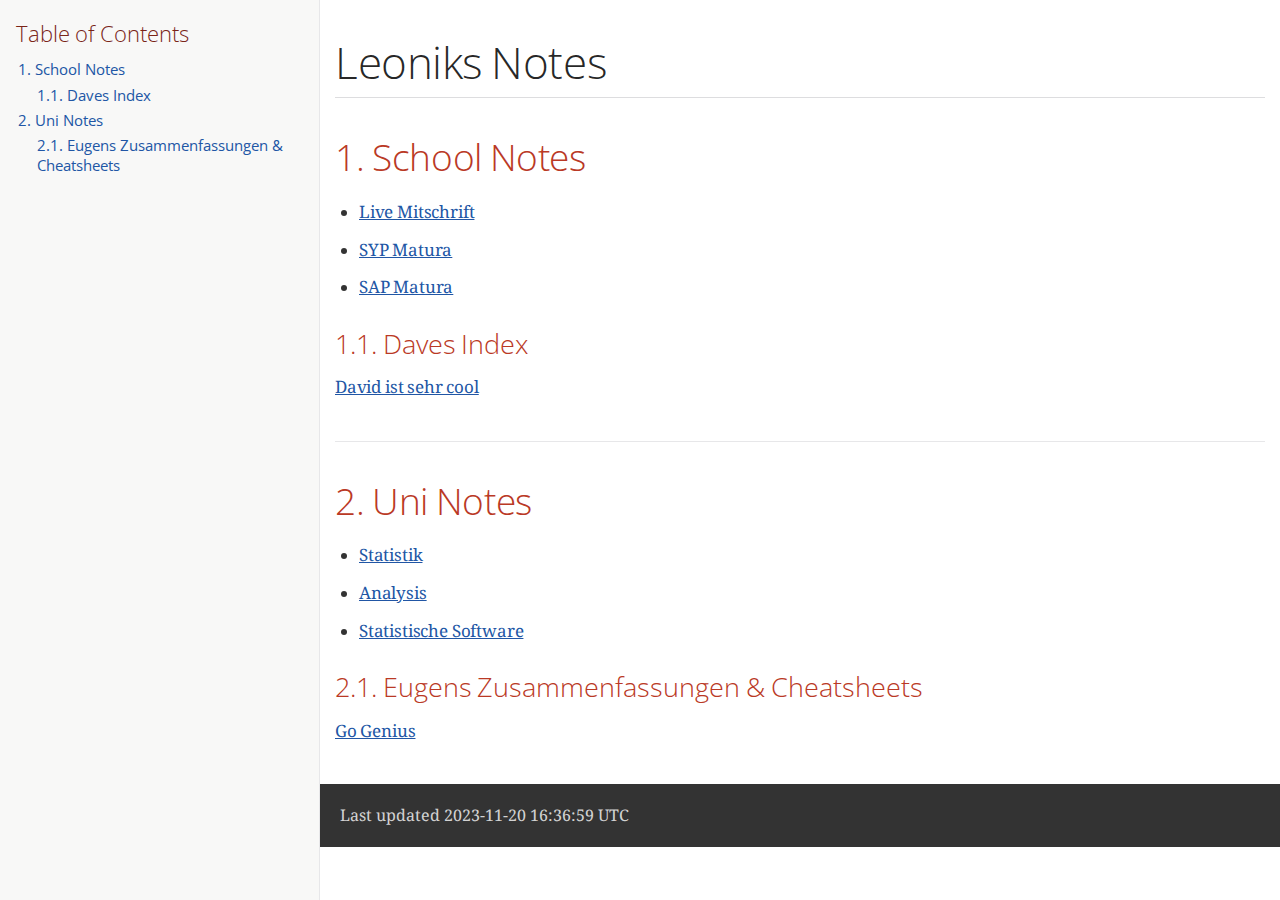
<file: index.html>
<!DOCTYPE html>
<html lang="en">
<head>
<meta charset="UTF-8">
<meta http-equiv="X-UA-Compatible" content="IE=edge">
<meta name="viewport" content="width=device-width, initial-scale=1.0">
<meta name="generator" content="Asciidoctor 2.0.20">
<link rel="icon" type="image/png" href="themes/favicon.png">
<title>Leoniks Notes</title>
<link rel="stylesheet" href="https://fonts.googleapis.com/css?family=Open+Sans:300,300italic,400,400italic,600,600italic%7CNoto+Serif:400,400italic,700,700italic%7CDroid+Sans+Mono:400,700">
<style>
/*! Asciidoctor default stylesheet | MIT License | https://asciidoctor.org */
/* Uncomment the following line when using as a custom stylesheet */
/* @import "https://fonts.googleapis.com/css?family=Open+Sans:300,300italic,400,400italic,600,600italic%7CNoto+Serif:400,400italic,700,700italic%7CDroid+Sans+Mono:400,700"; */
html{font-family:sans-serif;-webkit-text-size-adjust:100%}
a{background:none}
a:focus{outline:thin dotted}
a:active,a:hover{outline:0}
h1{font-size:2em;margin:.67em 0}
b,strong{font-weight:bold}
abbr{font-size:.9em}
abbr[title]{cursor:help;border-bottom:1px dotted #dddddf;text-decoration:none}
dfn{font-style:italic}
hr{height:0}
mark{background:#ff0;color:#000}
code,kbd,pre,samp{font-family:monospace;font-size:1em}
pre{white-space:pre-wrap}
q{quotes:"\201C" "\201D" "\2018" "\2019"}
small{font-size:80%}
sub,sup{font-size:75%;line-height:0;position:relative;vertical-align:baseline}
sup{top:-.5em}
sub{bottom:-.25em}
img{border:0}
svg:not(:root){overflow:hidden}
figure{margin:0}
audio,video{display:inline-block}
audio:not([controls]){display:none;height:0}
fieldset{border:1px solid silver;margin:0 2px;padding:.35em .625em .75em}
legend{border:0;padding:0}
button,input,select,textarea{font-family:inherit;font-size:100%;margin:0}
button,input{line-height:normal}
button,select{text-transform:none}
button,html input[type=button],input[type=reset],input[type=submit]{-webkit-appearance:button;cursor:pointer}
button[disabled],html input[disabled]{cursor:default}
input[type=checkbox],input[type=radio]{padding:0}
button::-moz-focus-inner,input::-moz-focus-inner{border:0;padding:0}
textarea{overflow:auto;vertical-align:top}
table{border-collapse:collapse;border-spacing:0}
*,::before,::after{box-sizing:border-box}
html,body{font-size:100%}
body{background:#fff;color:rgba(0,0,0,.8);padding:0;margin:0;font-family:"Noto Serif","DejaVu Serif",serif;line-height:1;position:relative;cursor:auto;-moz-tab-size:4;-o-tab-size:4;tab-size:4;word-wrap:anywhere;-moz-osx-font-smoothing:grayscale;-webkit-font-smoothing:antialiased}
a:hover{cursor:pointer}
img,object,embed{max-width:100%;height:auto}
object,embed{height:100%}
img{-ms-interpolation-mode:bicubic}
.left{float:left!important}
.right{float:right!important}
.text-left{text-align:left!important}
.text-right{text-align:right!important}
.text-center{text-align:center!important}
.text-justify{text-align:justify!important}
.hide{display:none}
img,object,svg{display:inline-block;vertical-align:middle}
textarea{height:auto;min-height:50px}
select{width:100%}
.subheader,.admonitionblock td.content>.title,.audioblock>.title,.exampleblock>.title,.imageblock>.title,.listingblock>.title,.literalblock>.title,.stemblock>.title,.openblock>.title,.paragraph>.title,.quoteblock>.title,table.tableblock>.title,.verseblock>.title,.videoblock>.title,.dlist>.title,.olist>.title,.ulist>.title,.qlist>.title,.hdlist>.title{line-height:1.45;color:#7a2518;font-weight:400;margin-top:0;margin-bottom:.25em}
div,dl,dt,dd,ul,ol,li,h1,h2,h3,#toctitle,.sidebarblock>.content>.title,h4,h5,h6,pre,form,p,blockquote,th,td{margin:0;padding:0}
a{color:#2156a5;text-decoration:underline;line-height:inherit}
a:hover,a:focus{color:#1d4b8f}
a img{border:0}
p{line-height:1.6;margin-bottom:1.25em;text-rendering:optimizeLegibility}
p aside{font-size:.875em;line-height:1.35;font-style:italic}
h1,h2,h3,#toctitle,.sidebarblock>.content>.title,h4,h5,h6{font-family:"Open Sans","DejaVu Sans",sans-serif;font-weight:300;font-style:normal;color:#ba3925;text-rendering:optimizeLegibility;margin-top:1em;margin-bottom:.5em;line-height:1.0125em}
h1 small,h2 small,h3 small,#toctitle small,.sidebarblock>.content>.title small,h4 small,h5 small,h6 small{font-size:60%;color:#e99b8f;line-height:0}
h1{font-size:2.125em}
h2{font-size:1.6875em}
h3,#toctitle,.sidebarblock>.content>.title{font-size:1.375em}
h4,h5{font-size:1.125em}
h6{font-size:1em}
hr{border:solid #dddddf;border-width:1px 0 0;clear:both;margin:1.25em 0 1.1875em}
em,i{font-style:italic;line-height:inherit}
strong,b{font-weight:bold;line-height:inherit}
small{font-size:60%;line-height:inherit}
code{font-family:"Droid Sans Mono","DejaVu Sans Mono",monospace;font-weight:400;color:rgba(0,0,0,.9)}
ul,ol,dl{line-height:1.6;margin-bottom:1.25em;list-style-position:outside;font-family:inherit}
ul,ol{margin-left:1.5em}
ul li ul,ul li ol{margin-left:1.25em;margin-bottom:0}
ul.circle{list-style-type:circle}
ul.disc{list-style-type:disc}
ul.square{list-style-type:square}
ul.circle ul:not([class]),ul.disc ul:not([class]),ul.square ul:not([class]){list-style:inherit}
ol li ul,ol li ol{margin-left:1.25em;margin-bottom:0}
dl dt{margin-bottom:.3125em;font-weight:bold}
dl dd{margin-bottom:1.25em}
blockquote{margin:0 0 1.25em;padding:.5625em 1.25em 0 1.1875em;border-left:1px solid #ddd}
blockquote,blockquote p{line-height:1.6;color:rgba(0,0,0,.85)}
@media screen and (min-width:768px){h1,h2,h3,#toctitle,.sidebarblock>.content>.title,h4,h5,h6{line-height:1.2}
h1{font-size:2.75em}
h2{font-size:2.3125em}
h3,#toctitle,.sidebarblock>.content>.title{font-size:1.6875em}
h4{font-size:1.4375em}}
table{background:#fff;margin-bottom:1.25em;border:1px solid #dedede;word-wrap:normal}
table thead,table tfoot{background:#f7f8f7}
table thead tr th,table thead tr td,table tfoot tr th,table tfoot tr td{padding:.5em .625em .625em;font-size:inherit;color:rgba(0,0,0,.8);text-align:left}
table tr th,table tr td{padding:.5625em .625em;font-size:inherit;color:rgba(0,0,0,.8)}
table tr.even,table tr.alt{background:#f8f8f7}
table thead tr th,table tfoot tr th,table tbody tr td,table tr td,table tfoot tr td{line-height:1.6}
h1,h2,h3,#toctitle,.sidebarblock>.content>.title,h4,h5,h6{line-height:1.2;word-spacing:-.05em}
h1 strong,h2 strong,h3 strong,#toctitle strong,.sidebarblock>.content>.title strong,h4 strong,h5 strong,h6 strong{font-weight:400}
.center{margin-left:auto;margin-right:auto}
.stretch{width:100%}
.clearfix::before,.clearfix::after,.float-group::before,.float-group::after{content:" ";display:table}
.clearfix::after,.float-group::after{clear:both}
:not(pre).nobreak{word-wrap:normal}
:not(pre).nowrap{white-space:nowrap}
:not(pre).pre-wrap{white-space:pre-wrap}
:not(pre):not([class^=L])>code{font-size:.9375em;font-style:normal!important;letter-spacing:0;padding:.1em .5ex;word-spacing:-.15em;background:#f7f7f8;border-radius:4px;line-height:1.45;text-rendering:optimizeSpeed}
pre{color:rgba(0,0,0,.9);font-family:"Droid Sans Mono","DejaVu Sans Mono",monospace;line-height:1.45;text-rendering:optimizeSpeed}
pre code,pre pre{color:inherit;font-size:inherit;line-height:inherit}
pre>code{display:block}
pre.nowrap,pre.nowrap pre{white-space:pre;word-wrap:normal}
em em{font-style:normal}
strong strong{font-weight:400}
.keyseq{color:rgba(51,51,51,.8)}
kbd{font-family:"Droid Sans Mono","DejaVu Sans Mono",monospace;display:inline-block;color:rgba(0,0,0,.8);font-size:.65em;line-height:1.45;background:#f7f7f7;border:1px solid #ccc;border-radius:3px;box-shadow:0 1px 0 rgba(0,0,0,.2),inset 0 0 0 .1em #fff;margin:0 .15em;padding:.2em .5em;vertical-align:middle;position:relative;top:-.1em;white-space:nowrap}
.keyseq kbd:first-child{margin-left:0}
.keyseq kbd:last-child{margin-right:0}
.menuseq,.menuref{color:#000}
.menuseq b:not(.caret),.menuref{font-weight:inherit}
.menuseq{word-spacing:-.02em}
.menuseq b.caret{font-size:1.25em;line-height:.8}
.menuseq i.caret{font-weight:bold;text-align:center;width:.45em}
b.button::before,b.button::after{position:relative;top:-1px;font-weight:400}
b.button::before{content:"[";padding:0 3px 0 2px}
b.button::after{content:"]";padding:0 2px 0 3px}
p a>code:hover{color:rgba(0,0,0,.9)}
#header,#content,#footnotes,#footer{width:100%;margin:0 auto;max-width:62.5em;*zoom:1;position:relative;padding-left:.9375em;padding-right:.9375em}
#header::before,#header::after,#content::before,#content::after,#footnotes::before,#footnotes::after,#footer::before,#footer::after{content:" ";display:table}
#header::after,#content::after,#footnotes::after,#footer::after{clear:both}
#content{margin-top:1.25em}
#content::before{content:none}
#header>h1:first-child{color:rgba(0,0,0,.85);margin-top:2.25rem;margin-bottom:0}
#header>h1:first-child+#toc{margin-top:8px;border-top:1px solid #dddddf}
#header>h1:only-child,body.toc2 #header>h1:nth-last-child(2){border-bottom:1px solid #dddddf;padding-bottom:8px}
#header .details{border-bottom:1px solid #dddddf;line-height:1.45;padding-top:.25em;padding-bottom:.25em;padding-left:.25em;color:rgba(0,0,0,.6);display:flex;flex-flow:row wrap}
#header .details span:first-child{margin-left:-.125em}
#header .details span.email a{color:rgba(0,0,0,.85)}
#header .details br{display:none}
#header .details br+span::before{content:"\00a0\2013\00a0"}
#header .details br+span.author::before{content:"\00a0\22c5\00a0";color:rgba(0,0,0,.85)}
#header .details br+span#revremark::before{content:"\00a0|\00a0"}
#header #revnumber{text-transform:capitalize}
#header #revnumber::after{content:"\00a0"}
#content>h1:first-child:not([class]){color:rgba(0,0,0,.85);border-bottom:1px solid #dddddf;padding-bottom:8px;margin-top:0;padding-top:1rem;margin-bottom:1.25rem}
#toc{border-bottom:1px solid #e7e7e9;padding-bottom:.5em}
#toc>ul{margin-left:.125em}
#toc ul.sectlevel0>li>a{font-style:italic}
#toc ul.sectlevel0 ul.sectlevel1{margin:.5em 0}
#toc ul{font-family:"Open Sans","DejaVu Sans",sans-serif;list-style-type:none}
#toc li{line-height:1.3334;margin-top:.3334em}
#toc a{text-decoration:none}
#toc a:active{text-decoration:underline}
#toctitle{color:#7a2518;font-size:1.2em}
@media screen and (min-width:768px){#toctitle{font-size:1.375em}
body.toc2{padding-left:15em;padding-right:0}
#toc.toc2{margin-top:0!important;background:#f8f8f7;position:fixed;width:15em;left:0;top:0;border-right:1px solid #e7e7e9;border-top-width:0!important;border-bottom-width:0!important;z-index:1000;padding:1.25em 1em;height:100%;overflow:auto}
#toc.toc2 #toctitle{margin-top:0;margin-bottom:.8rem;font-size:1.2em}
#toc.toc2>ul{font-size:.9em;margin-bottom:0}
#toc.toc2 ul ul{margin-left:0;padding-left:1em}
#toc.toc2 ul.sectlevel0 ul.sectlevel1{padding-left:0;margin-top:.5em;margin-bottom:.5em}
body.toc2.toc-right{padding-left:0;padding-right:15em}
body.toc2.toc-right #toc.toc2{border-right-width:0;border-left:1px solid #e7e7e9;left:auto;right:0}}
@media screen and (min-width:1280px){body.toc2{padding-left:20em;padding-right:0}
#toc.toc2{width:20em}
#toc.toc2 #toctitle{font-size:1.375em}
#toc.toc2>ul{font-size:.95em}
#toc.toc2 ul ul{padding-left:1.25em}
body.toc2.toc-right{padding-left:0;padding-right:20em}}
#content #toc{border:1px solid #e0e0dc;margin-bottom:1.25em;padding:1.25em;background:#f8f8f7;border-radius:4px}
#content #toc>:first-child{margin-top:0}
#content #toc>:last-child{margin-bottom:0}
#footer{max-width:none;background:rgba(0,0,0,.8);padding:1.25em}
#footer-text{color:hsla(0,0%,100%,.8);line-height:1.44}
#content{margin-bottom:.625em}
.sect1{padding-bottom:.625em}
@media screen and (min-width:768px){#content{margin-bottom:1.25em}
.sect1{padding-bottom:1.25em}}
.sect1:last-child{padding-bottom:0}
.sect1+.sect1{border-top:1px solid #e7e7e9}
#content h1>a.anchor,h2>a.anchor,h3>a.anchor,#toctitle>a.anchor,.sidebarblock>.content>.title>a.anchor,h4>a.anchor,h5>a.anchor,h6>a.anchor{position:absolute;z-index:1001;width:1.5ex;margin-left:-1.5ex;display:block;text-decoration:none!important;visibility:hidden;text-align:center;font-weight:400}
#content h1>a.anchor::before,h2>a.anchor::before,h3>a.anchor::before,#toctitle>a.anchor::before,.sidebarblock>.content>.title>a.anchor::before,h4>a.anchor::before,h5>a.anchor::before,h6>a.anchor::before{content:"\00A7";font-size:.85em;display:block;padding-top:.1em}
#content h1:hover>a.anchor,#content h1>a.anchor:hover,h2:hover>a.anchor,h2>a.anchor:hover,h3:hover>a.anchor,#toctitle:hover>a.anchor,.sidebarblock>.content>.title:hover>a.anchor,h3>a.anchor:hover,#toctitle>a.anchor:hover,.sidebarblock>.content>.title>a.anchor:hover,h4:hover>a.anchor,h4>a.anchor:hover,h5:hover>a.anchor,h5>a.anchor:hover,h6:hover>a.anchor,h6>a.anchor:hover{visibility:visible}
#content h1>a.link,h2>a.link,h3>a.link,#toctitle>a.link,.sidebarblock>.content>.title>a.link,h4>a.link,h5>a.link,h6>a.link{color:#ba3925;text-decoration:none}
#content h1>a.link:hover,h2>a.link:hover,h3>a.link:hover,#toctitle>a.link:hover,.sidebarblock>.content>.title>a.link:hover,h4>a.link:hover,h5>a.link:hover,h6>a.link:hover{color:#a53221}
details,.audioblock,.imageblock,.literalblock,.listingblock,.stemblock,.videoblock{margin-bottom:1.25em}
details{margin-left:1.25rem}
details>summary{cursor:pointer;display:block;position:relative;line-height:1.6;margin-bottom:.625rem;outline:none;-webkit-tap-highlight-color:transparent}
details>summary::-webkit-details-marker{display:none}
details>summary::before{content:"";border:solid transparent;border-left:solid;border-width:.3em 0 .3em .5em;position:absolute;top:.5em;left:-1.25rem;transform:translateX(15%)}
details[open]>summary::before{border:solid transparent;border-top:solid;border-width:.5em .3em 0;transform:translateY(15%)}
details>summary::after{content:"";width:1.25rem;height:1em;position:absolute;top:.3em;left:-1.25rem}
.admonitionblock td.content>.title,.audioblock>.title,.exampleblock>.title,.imageblock>.title,.listingblock>.title,.literalblock>.title,.stemblock>.title,.openblock>.title,.paragraph>.title,.quoteblock>.title,table.tableblock>.title,.verseblock>.title,.videoblock>.title,.dlist>.title,.olist>.title,.ulist>.title,.qlist>.title,.hdlist>.title{text-rendering:optimizeLegibility;text-align:left;font-family:"Noto Serif","DejaVu Serif",serif;font-size:1rem;font-style:italic}
table.tableblock.fit-content>caption.title{white-space:nowrap;width:0}
.paragraph.lead>p,#preamble>.sectionbody>[class=paragraph]:first-of-type p{font-size:1.21875em;line-height:1.6;color:rgba(0,0,0,.85)}
.admonitionblock>table{border-collapse:separate;border:0;background:none;width:100%}
.admonitionblock>table td.icon{text-align:center;width:80px}
.admonitionblock>table td.icon img{max-width:none}
.admonitionblock>table td.icon .title{font-weight:bold;font-family:"Open Sans","DejaVu Sans",sans-serif;text-transform:uppercase}
.admonitionblock>table td.content{padding-left:1.125em;padding-right:1.25em;border-left:1px solid #dddddf;color:rgba(0,0,0,.6);word-wrap:anywhere}
.admonitionblock>table td.content>:last-child>:last-child{margin-bottom:0}
.exampleblock>.content{border:1px solid #e6e6e6;margin-bottom:1.25em;padding:1.25em;background:#fff;border-radius:4px}
.sidebarblock{border:1px solid #dbdbd6;margin-bottom:1.25em;padding:1.25em;background:#f3f3f2;border-radius:4px}
.sidebarblock>.content>.title{color:#7a2518;margin-top:0;text-align:center}
.exampleblock>.content>:first-child,.sidebarblock>.content>:first-child{margin-top:0}
.exampleblock>.content>:last-child,.exampleblock>.content>:last-child>:last-child,.exampleblock>.content .olist>ol>li:last-child>:last-child,.exampleblock>.content .ulist>ul>li:last-child>:last-child,.exampleblock>.content .qlist>ol>li:last-child>:last-child,.sidebarblock>.content>:last-child,.sidebarblock>.content>:last-child>:last-child,.sidebarblock>.content .olist>ol>li:last-child>:last-child,.sidebarblock>.content .ulist>ul>li:last-child>:last-child,.sidebarblock>.content .qlist>ol>li:last-child>:last-child{margin-bottom:0}
.literalblock pre,.listingblock>.content>pre{border-radius:4px;overflow-x:auto;padding:1em;font-size:.8125em}
@media screen and (min-width:768px){.literalblock pre,.listingblock>.content>pre{font-size:.90625em}}
@media screen and (min-width:1280px){.literalblock pre,.listingblock>.content>pre{font-size:1em}}
.literalblock pre,.listingblock>.content>pre:not(.highlight),.listingblock>.content>pre[class=highlight],.listingblock>.content>pre[class^="highlight "]{background:#f7f7f8}
.literalblock.output pre{color:#f7f7f8;background:rgba(0,0,0,.9)}
.listingblock>.content{position:relative}
.listingblock code[data-lang]::before{display:none;content:attr(data-lang);position:absolute;font-size:.75em;top:.425rem;right:.5rem;line-height:1;text-transform:uppercase;color:inherit;opacity:.5}
.listingblock:hover code[data-lang]::before{display:block}
.listingblock.terminal pre .command::before{content:attr(data-prompt);padding-right:.5em;color:inherit;opacity:.5}
.listingblock.terminal pre .command:not([data-prompt])::before{content:"$"}
.listingblock pre.highlightjs{padding:0}
.listingblock pre.highlightjs>code{padding:1em;border-radius:4px}
.listingblock pre.prettyprint{border-width:0}
.prettyprint{background:#f7f7f8}
pre.prettyprint .linenums{line-height:1.45;margin-left:2em}
pre.prettyprint li{background:none;list-style-type:inherit;padding-left:0}
pre.prettyprint li code[data-lang]::before{opacity:1}
pre.prettyprint li:not(:first-child) code[data-lang]::before{display:none}
table.linenotable{border-collapse:separate;border:0;margin-bottom:0;background:none}
table.linenotable td[class]{color:inherit;vertical-align:top;padding:0;line-height:inherit;white-space:normal}
table.linenotable td.code{padding-left:.75em}
table.linenotable td.linenos,pre.pygments .linenos{border-right:1px solid;opacity:.35;padding-right:.5em;-webkit-user-select:none;-moz-user-select:none;-ms-user-select:none;user-select:none}
pre.pygments span.linenos{display:inline-block;margin-right:.75em}
.quoteblock{margin:0 1em 1.25em 1.5em;display:table}
.quoteblock:not(.excerpt)>.title{margin-left:-1.5em;margin-bottom:.75em}
.quoteblock blockquote,.quoteblock p{color:rgba(0,0,0,.85);font-size:1.15rem;line-height:1.75;word-spacing:.1em;letter-spacing:0;font-style:italic;text-align:justify}
.quoteblock blockquote{margin:0;padding:0;border:0}
.quoteblock blockquote::before{content:"\201c";float:left;font-size:2.75em;font-weight:bold;line-height:.6em;margin-left:-.6em;color:#7a2518;text-shadow:0 1px 2px rgba(0,0,0,.1)}
.quoteblock blockquote>.paragraph:last-child p{margin-bottom:0}
.quoteblock .attribution{margin-top:.75em;margin-right:.5ex;text-align:right}
.verseblock{margin:0 1em 1.25em}
.verseblock pre{font-family:"Open Sans","DejaVu Sans",sans-serif;font-size:1.15rem;color:rgba(0,0,0,.85);font-weight:300;text-rendering:optimizeLegibility}
.verseblock pre strong{font-weight:400}
.verseblock .attribution{margin-top:1.25rem;margin-left:.5ex}
.quoteblock .attribution,.verseblock .attribution{font-size:.9375em;line-height:1.45;font-style:italic}
.quoteblock .attribution br,.verseblock .attribution br{display:none}
.quoteblock .attribution cite,.verseblock .attribution cite{display:block;letter-spacing:-.025em;color:rgba(0,0,0,.6)}
.quoteblock.abstract blockquote::before,.quoteblock.excerpt blockquote::before,.quoteblock .quoteblock blockquote::before{display:none}
.quoteblock.abstract blockquote,.quoteblock.abstract p,.quoteblock.excerpt blockquote,.quoteblock.excerpt p,.quoteblock .quoteblock blockquote,.quoteblock .quoteblock p{line-height:1.6;word-spacing:0}
.quoteblock.abstract{margin:0 1em 1.25em;display:block}
.quoteblock.abstract>.title{margin:0 0 .375em;font-size:1.15em;text-align:center}
.quoteblock.excerpt>blockquote,.quoteblock .quoteblock{padding:0 0 .25em 1em;border-left:.25em solid #dddddf}
.quoteblock.excerpt,.quoteblock .quoteblock{margin-left:0}
.quoteblock.excerpt blockquote,.quoteblock.excerpt p,.quoteblock .quoteblock blockquote,.quoteblock .quoteblock p{color:inherit;font-size:1.0625rem}
.quoteblock.excerpt .attribution,.quoteblock .quoteblock .attribution{color:inherit;font-size:.85rem;text-align:left;margin-right:0}
p.tableblock:last-child{margin-bottom:0}
td.tableblock>.content{margin-bottom:1.25em;word-wrap:anywhere}
td.tableblock>.content>:last-child{margin-bottom:-1.25em}
table.tableblock,th.tableblock,td.tableblock{border:0 solid #dedede}
table.grid-all>*>tr>*{border-width:1px}
table.grid-cols>*>tr>*{border-width:0 1px}
table.grid-rows>*>tr>*{border-width:1px 0}
table.frame-all{border-width:1px}
table.frame-ends{border-width:1px 0}
table.frame-sides{border-width:0 1px}
table.frame-none>colgroup+*>:first-child>*,table.frame-sides>colgroup+*>:first-child>*{border-top-width:0}
table.frame-none>:last-child>:last-child>*,table.frame-sides>:last-child>:last-child>*{border-bottom-width:0}
table.frame-none>*>tr>:first-child,table.frame-ends>*>tr>:first-child{border-left-width:0}
table.frame-none>*>tr>:last-child,table.frame-ends>*>tr>:last-child{border-right-width:0}
table.stripes-all>*>tr,table.stripes-odd>*>tr:nth-of-type(odd),table.stripes-even>*>tr:nth-of-type(even),table.stripes-hover>*>tr:hover{background:#f8f8f7}
th.halign-left,td.halign-left{text-align:left}
th.halign-right,td.halign-right{text-align:right}
th.halign-center,td.halign-center{text-align:center}
th.valign-top,td.valign-top{vertical-align:top}
th.valign-bottom,td.valign-bottom{vertical-align:bottom}
th.valign-middle,td.valign-middle{vertical-align:middle}
table thead th,table tfoot th{font-weight:bold}
tbody tr th{background:#f7f8f7}
tbody tr th,tbody tr th p,tfoot tr th,tfoot tr th p{color:rgba(0,0,0,.8);font-weight:bold}
p.tableblock>code:only-child{background:none;padding:0}
p.tableblock{font-size:1em}
ol{margin-left:1.75em}
ul li ol{margin-left:1.5em}
dl dd{margin-left:1.125em}
dl dd:last-child,dl dd:last-child>:last-child{margin-bottom:0}
li p,ul dd,ol dd,.olist .olist,.ulist .ulist,.ulist .olist,.olist .ulist{margin-bottom:.625em}
ul.checklist,ul.none,ol.none,ul.no-bullet,ol.no-bullet,ol.unnumbered,ul.unstyled,ol.unstyled{list-style-type:none}
ul.no-bullet,ol.no-bullet,ol.unnumbered{margin-left:.625em}
ul.unstyled,ol.unstyled{margin-left:0}
li>p:empty:only-child::before{content:"";display:inline-block}
ul.checklist>li>p:first-child{margin-left:-1em}
ul.checklist>li>p:first-child>.fa-square-o:first-child,ul.checklist>li>p:first-child>.fa-check-square-o:first-child{width:1.25em;font-size:.8em;position:relative;bottom:.125em}
ul.checklist>li>p:first-child>input[type=checkbox]:first-child{margin-right:.25em}
ul.inline{display:flex;flex-flow:row wrap;list-style:none;margin:0 0 .625em -1.25em}
ul.inline>li{margin-left:1.25em}
.unstyled dl dt{font-weight:400;font-style:normal}
ol.arabic{list-style-type:decimal}
ol.decimal{list-style-type:decimal-leading-zero}
ol.loweralpha{list-style-type:lower-alpha}
ol.upperalpha{list-style-type:upper-alpha}
ol.lowerroman{list-style-type:lower-roman}
ol.upperroman{list-style-type:upper-roman}
ol.lowergreek{list-style-type:lower-greek}
.hdlist>table,.colist>table{border:0;background:none}
.hdlist>table>tbody>tr,.colist>table>tbody>tr{background:none}
td.hdlist1,td.hdlist2{vertical-align:top;padding:0 .625em}
td.hdlist1{font-weight:bold;padding-bottom:1.25em}
td.hdlist2{word-wrap:anywhere}
.literalblock+.colist,.listingblock+.colist{margin-top:-.5em}
.colist td:not([class]):first-child{padding:.4em .75em 0;line-height:1;vertical-align:top}
.colist td:not([class]):first-child img{max-width:none}
.colist td:not([class]):last-child{padding:.25em 0}
.thumb,.th{line-height:0;display:inline-block;border:4px solid #fff;box-shadow:0 0 0 1px #ddd}
.imageblock.left{margin:.25em .625em 1.25em 0}
.imageblock.right{margin:.25em 0 1.25em .625em}
.imageblock>.title{margin-bottom:0}
.imageblock.thumb,.imageblock.th{border-width:6px}
.imageblock.thumb>.title,.imageblock.th>.title{padding:0 .125em}
.image.left,.image.right{margin-top:.25em;margin-bottom:.25em;display:inline-block;line-height:0}
.image.left{margin-right:.625em}
.image.right{margin-left:.625em}
a.image{text-decoration:none;display:inline-block}
a.image object{pointer-events:none}
sup.footnote,sup.footnoteref{font-size:.875em;position:static;vertical-align:super}
sup.footnote a,sup.footnoteref a{text-decoration:none}
sup.footnote a:active,sup.footnoteref a:active{text-decoration:underline}
#footnotes{padding-top:.75em;padding-bottom:.75em;margin-bottom:.625em}
#footnotes hr{width:20%;min-width:6.25em;margin:-.25em 0 .75em;border-width:1px 0 0}
#footnotes .footnote{padding:0 .375em 0 .225em;line-height:1.3334;font-size:.875em;margin-left:1.2em;margin-bottom:.2em}
#footnotes .footnote a:first-of-type{font-weight:bold;text-decoration:none;margin-left:-1.05em}
#footnotes .footnote:last-of-type{margin-bottom:0}
#content #footnotes{margin-top:-.625em;margin-bottom:0;padding:.75em 0}
div.unbreakable{page-break-inside:avoid}
.big{font-size:larger}
.small{font-size:smaller}
.underline{text-decoration:underline}
.overline{text-decoration:overline}
.line-through{text-decoration:line-through}
.aqua{color:#00bfbf}
.aqua-background{background:#00fafa}
.black{color:#000}
.black-background{background:#000}
.blue{color:#0000bf}
.blue-background{background:#0000fa}
.fuchsia{color:#bf00bf}
.fuchsia-background{background:#fa00fa}
.gray{color:#606060}
.gray-background{background:#7d7d7d}
.green{color:#006000}
.green-background{background:#007d00}
.lime{color:#00bf00}
.lime-background{background:#00fa00}
.maroon{color:#600000}
.maroon-background{background:#7d0000}
.navy{color:#000060}
.navy-background{background:#00007d}
.olive{color:#606000}
.olive-background{background:#7d7d00}
.purple{color:#600060}
.purple-background{background:#7d007d}
.red{color:#bf0000}
.red-background{background:#fa0000}
.silver{color:#909090}
.silver-background{background:#bcbcbc}
.teal{color:#006060}
.teal-background{background:#007d7d}
.white{color:#bfbfbf}
.white-background{background:#fafafa}
.yellow{color:#bfbf00}
.yellow-background{background:#fafa00}
span.icon>.fa{cursor:default}
a span.icon>.fa{cursor:inherit}
.admonitionblock td.icon [class^="fa icon-"]{font-size:2.5em;text-shadow:1px 1px 2px rgba(0,0,0,.5);cursor:default}
.admonitionblock td.icon .icon-note::before{content:"\f05a";color:#19407c}
.admonitionblock td.icon .icon-tip::before{content:"\f0eb";text-shadow:1px 1px 2px rgba(155,155,0,.8);color:#111}
.admonitionblock td.icon .icon-warning::before{content:"\f071";color:#bf6900}
.admonitionblock td.icon .icon-caution::before{content:"\f06d";color:#bf3400}
.admonitionblock td.icon .icon-important::before{content:"\f06a";color:#bf0000}
.conum[data-value]{display:inline-block;color:#fff!important;background:rgba(0,0,0,.8);border-radius:50%;text-align:center;font-size:.75em;width:1.67em;height:1.67em;line-height:1.67em;font-family:"Open Sans","DejaVu Sans",sans-serif;font-style:normal;font-weight:bold}
.conum[data-value] *{color:#fff!important}
.conum[data-value]+b{display:none}
.conum[data-value]::after{content:attr(data-value)}
pre .conum[data-value]{position:relative;top:-.125em}
b.conum *{color:inherit!important}
.conum:not([data-value]):empty{display:none}
dt,th.tableblock,td.content,div.footnote{text-rendering:optimizeLegibility}
h1,h2,p,td.content,span.alt,summary{letter-spacing:-.01em}
p strong,td.content strong,div.footnote strong{letter-spacing:-.005em}
p,blockquote,dt,td.content,td.hdlist1,span.alt,summary{font-size:1.0625rem}
p{margin-bottom:1.25rem}
.sidebarblock p,.sidebarblock dt,.sidebarblock td.content,p.tableblock{font-size:1em}
.exampleblock>.content{background:#fffef7;border-color:#e0e0dc;box-shadow:0 1px 4px #e0e0dc}
.print-only{display:none!important}
@page{margin:1.25cm .75cm}
@media print{*{box-shadow:none!important;text-shadow:none!important}
html{font-size:80%}
a{color:inherit!important;text-decoration:underline!important}
a.bare,a[href^="#"],a[href^="mailto:"]{text-decoration:none!important}
a[href^="http:"]:not(.bare)::after,a[href^="https:"]:not(.bare)::after{content:"(" attr(href) ")";display:inline-block;font-size:.875em;padding-left:.25em}
abbr[title]{border-bottom:1px dotted}
abbr[title]::after{content:" (" attr(title) ")"}
pre,blockquote,tr,img,object,svg{page-break-inside:avoid}
thead{display:table-header-group}
svg{max-width:100%}
p,blockquote,dt,td.content{font-size:1em;orphans:3;widows:3}
h2,h3,#toctitle,.sidebarblock>.content>.title{page-break-after:avoid}
#header,#content,#footnotes,#footer{max-width:none}
#toc,.sidebarblock,.exampleblock>.content{background:none!important}
#toc{border-bottom:1px solid #dddddf!important;padding-bottom:0!important}
body.book #header{text-align:center}
body.book #header>h1:first-child{border:0!important;margin:2.5em 0 1em}
body.book #header .details{border:0!important;display:block;padding:0!important}
body.book #header .details span:first-child{margin-left:0!important}
body.book #header .details br{display:block}
body.book #header .details br+span::before{content:none!important}
body.book #toc{border:0!important;text-align:left!important;padding:0!important;margin:0!important}
body.book #toc,body.book #preamble,body.book h1.sect0,body.book .sect1>h2{page-break-before:always}
.listingblock code[data-lang]::before{display:block}
#footer{padding:0 .9375em}
.hide-on-print{display:none!important}
.print-only{display:block!important}
.hide-for-print{display:none!important}
.show-for-print{display:inherit!important}}
@media amzn-kf8,print{#header>h1:first-child{margin-top:1.25rem}
.sect1{padding:0!important}
.sect1+.sect1{border:0}
#footer{background:none}
#footer-text{color:rgba(0,0,0,.6);font-size:.9em}}
@media amzn-kf8{#header,#content,#footnotes,#footer{padding:0}}
</style>
<link rel="stylesheet" href="https://cdnjs.cloudflare.com/ajax/libs/font-awesome/4.7.0/css/font-awesome.min.css">
</head>
<body class="article toc2 toc-left">
<div id="header">
<h1>Leoniks Notes</h1>
<div id="toc" class="toc2">
<div id="toctitle">Table of Contents</div>
<ul class="sectlevel1">
<li><a href="#_school_notes">1. School Notes</a>
<ul class="sectlevel2">
<li><a href="#_daves_index">1.1. Daves Index</a></li>
</ul>
</li>
<li><a href="#_uni_notes">2. Uni Notes</a>
<ul class="sectlevel2">
<li><a href="#_eugens_zusammenfassungen_cheatsheets">2.1. Eugens Zusammenfassungen &amp; Cheatsheets</a></li>
</ul>
</li>
</ul>
</div>
</div>
<div id="content">
<div class="sect1">
<h2 id="_school_notes"><a class="anchor" href="#_school_notes"></a>1. School Notes</h2>
<div class="sectionbody">
<div class="ulist">
<ul>
<li>
<p><a href="https://mathiasbal.github.io/school-notes/notes/grape.html">Live Mitschrift</a></p>
</li>
<li>
<p><a href="https://mathiasbal.github.io/school-notes/notes/syp-matura.html">SYP Matura</a></p>
</li>
<li>
<p><a href="https://mathiasbal.github.io/school-notes/notes/sap-matura.html">SAP Matura</a></p>
</li>
</ul>
</div>
<div class="sect2">
<h3 id="_daves_index"><a class="anchor" href="#_daves_index"></a>1.1. Daves Index</h3>
<div class="paragraph">
<p><a href="https://ignjatovic.at">David ist sehr cool</a></p>
</div>
</div>
</div>
</div>
<div class="sect1">
<h2 id="_uni_notes"><a class="anchor" href="#_uni_notes"></a>2. Uni Notes</h2>
<div class="sectionbody">
<div class="ulist">
<ul>
<li>
<p><a href="https://mathiasbal.github.io/school-notes/notes/stat.html">Statistik</a></p>
</li>
<li>
<p><a href="https://mathiasbal.github.io/school-notes/notes/ana.html">Analysis</a></p>
</li>
<li>
<p><a href="https://mathiasbal.github.io/school-notes/notes/statsoft.html">Statistische Software</a></p>
</li>
</ul>
</div>
<div class="sect2">
<h3 id="_eugens_zusammenfassungen_cheatsheets"><a class="anchor" href="#_eugens_zusammenfassungen_cheatsheets"></a>2.1. Eugens Zusammenfassungen &amp; Cheatsheets</h3>
<div class="paragraph">
<p><a href="https://github.com/GoGenius96?tab=repositories">Go Genius</a></p>
</div>
</div>
</div>
</div>
</div>
<div id="footer">
<div id="footer-text">
Last updated 2023-11-20 16:36:59 UTC
</div>
</div>
</body>
</html>
</file>
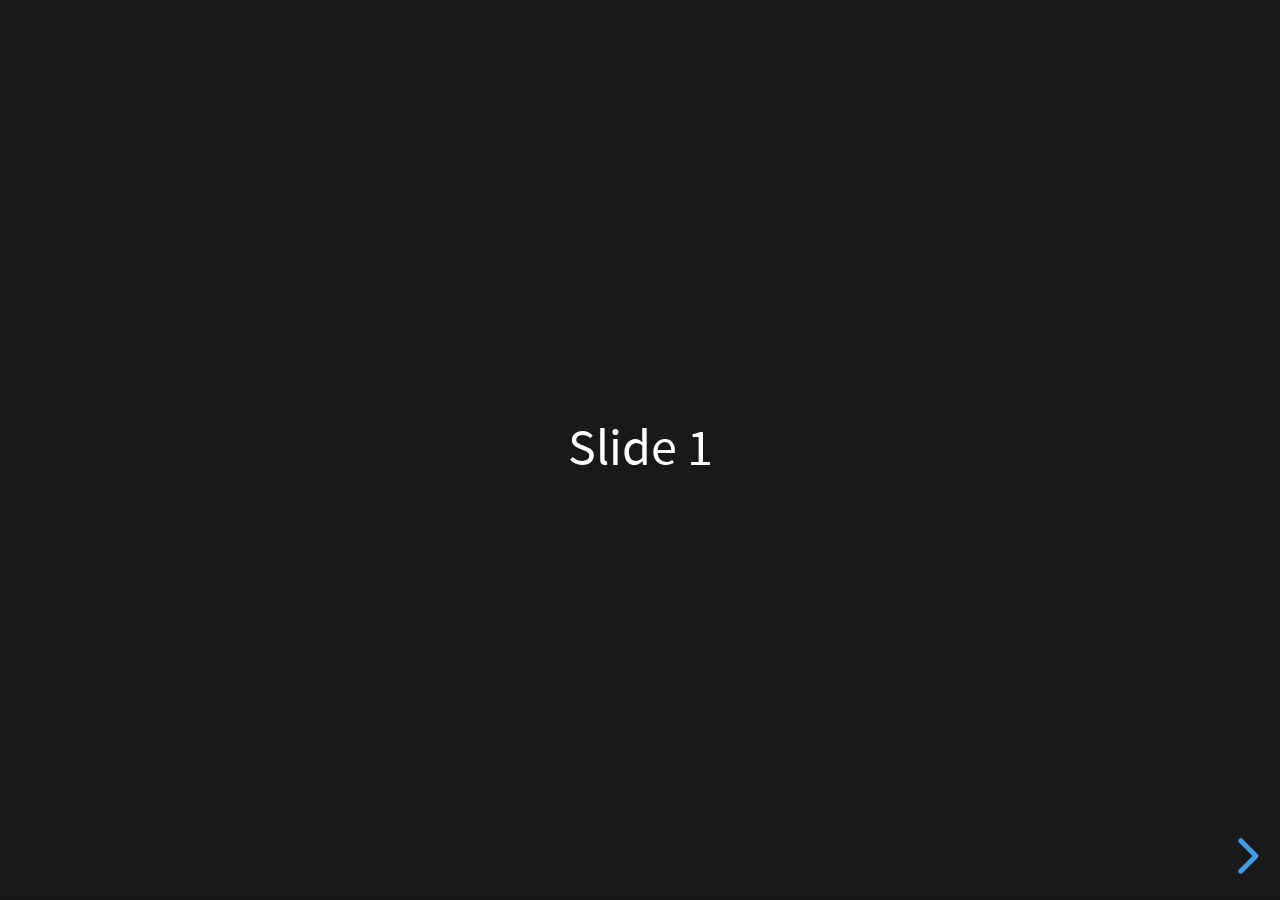
<file: slides/revealjs/index.html>
<!doctype html>
<html>
	<head>
		<meta charset="utf-8">
		<meta name="viewport" content="width=device-width, initial-scale=1.0, maximum-scale=1.0, user-scalable=no">

		<title>reveal.js</title>

		<link rel="stylesheet" href="css/reset.css">
		<link rel="stylesheet" href="css/reveal.css">
		<link rel="stylesheet" href="css/theme/black.css">

		<!-- Theme used for syntax highlighting of code -->
		<link rel="stylesheet" href="lib/css/monokai.css">

		<!-- Printing and PDF exports -->
		<script>
			var link = document.createElement( 'link' );
			link.rel = 'stylesheet';
			link.type = 'text/css';
			link.href = window.location.search.match( /print-pdf/gi ) ? 'css/print/pdf.css' : 'css/print/paper.css';
			document.getElementsByTagName( 'head' )[0].appendChild( link );
		</script>
	</head>
	<body>
		<div class="reveal">
			<div class="slides">
				<section>Slide 1</section>
				<section>Slide 2</section>
			</div>
		</div>

		<script src="js/reveal.js"></script>

		<script>
			// More info about config & dependencies:
			// - https://github.com/hakimel/reveal.js#configuration
			// - https://github.com/hakimel/reveal.js#dependencies
			Reveal.initialize({
				hash: true,
				dependencies: [
					{ src: 'plugin/markdown/marked.js' },
					{ src: 'plugin/markdown/markdown.js' },
					{ src: 'plugin/highlight/highlight.js' },
					{ src: 'plugin/notes/notes.js', async: true }
				]
			});
		</script>
	</body>
</html>
</file>
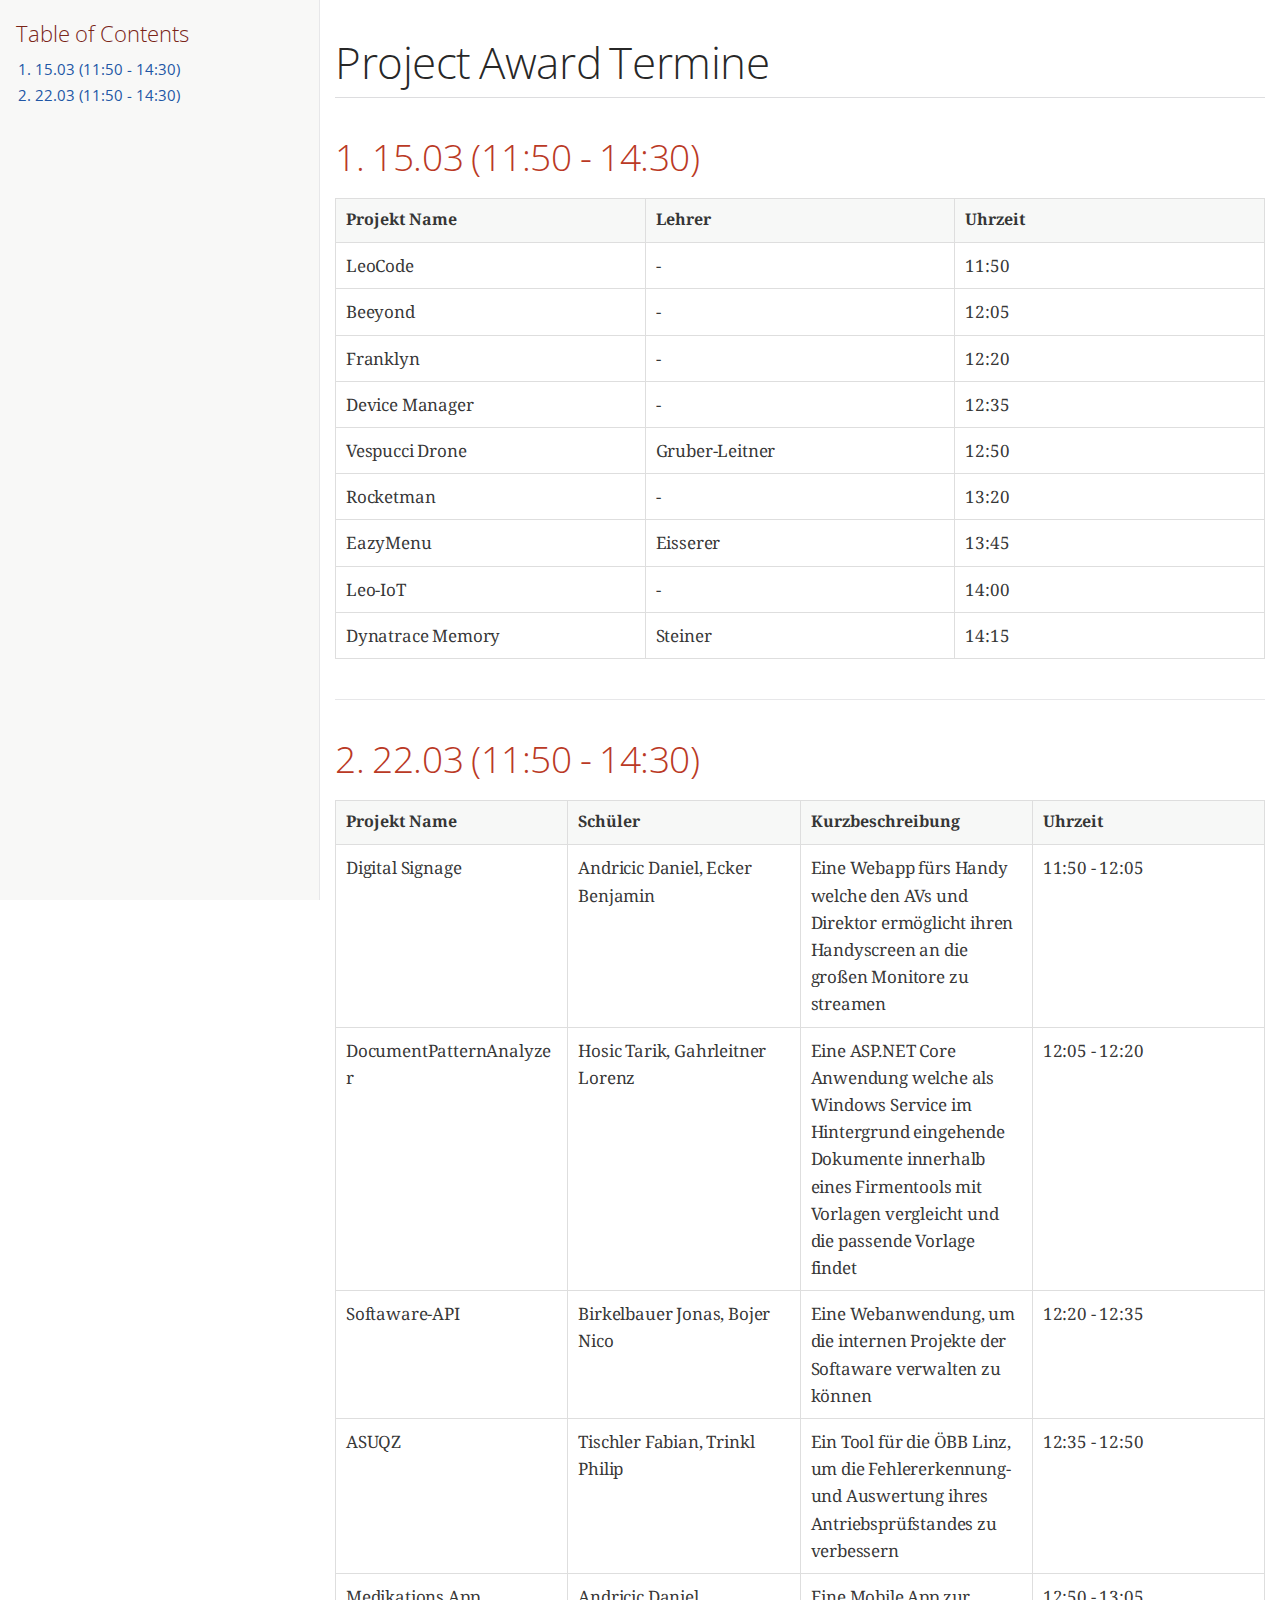
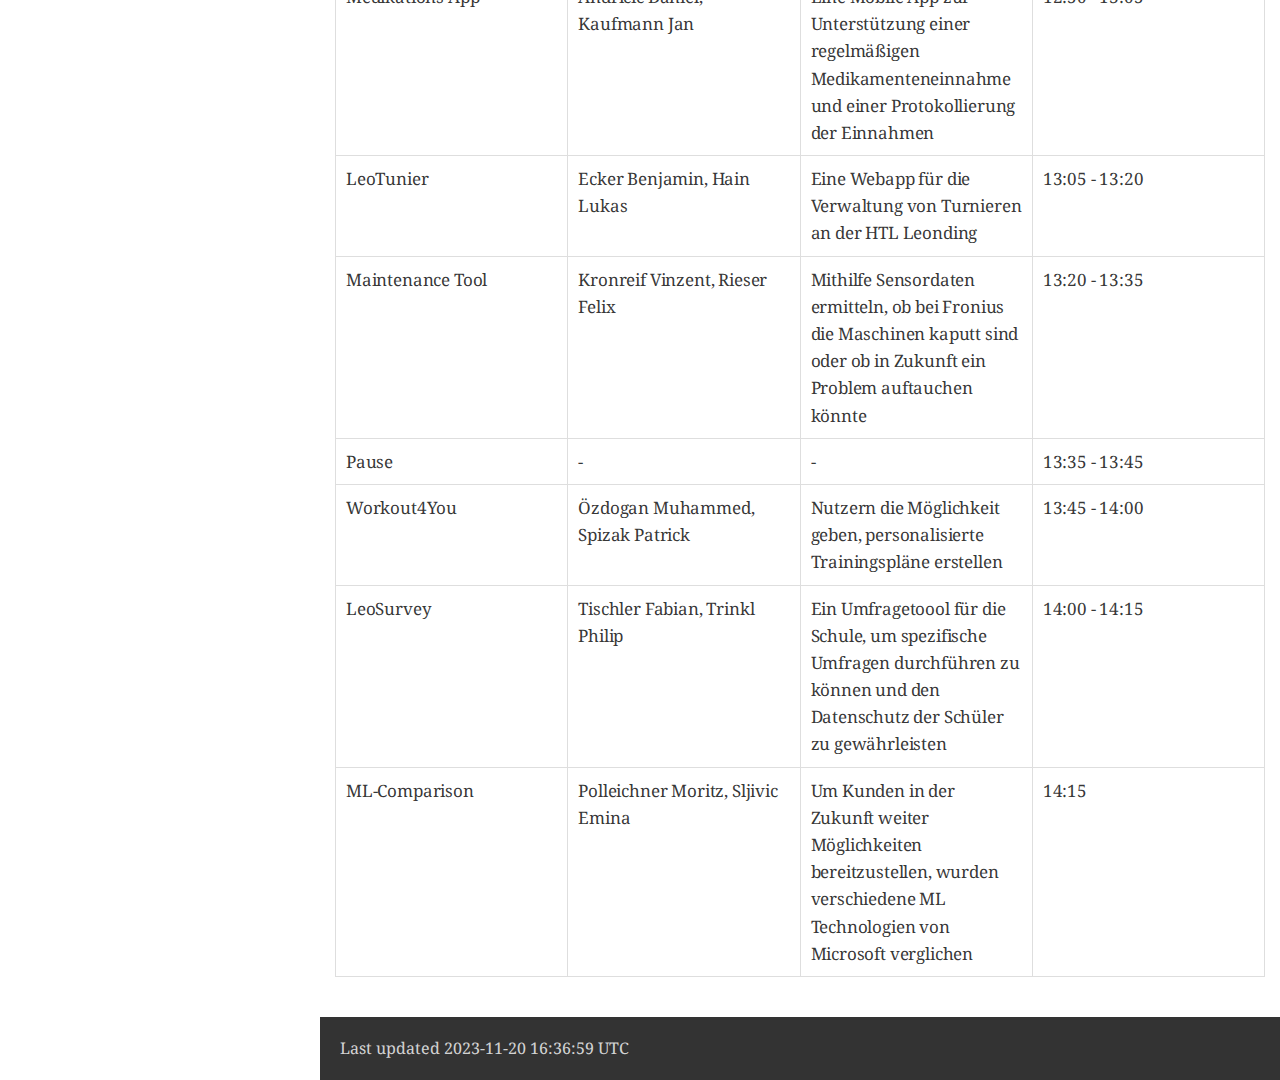
<file: dates/project-award.html>
<!DOCTYPE html>
<html lang="en">
<head>
<meta charset="UTF-8">
<meta http-equiv="X-UA-Compatible" content="IE=edge">
<meta name="viewport" content="width=device-width, initial-scale=1.0">
<meta name="generator" content="Asciidoctor 2.0.20">
<link rel="icon" type="image/png" href="themes/favicon.png">
<title>Project Award Termine</title>
<link rel="stylesheet" href="https://fonts.googleapis.com/css?family=Open+Sans:300,300italic,400,400italic,600,600italic%7CNoto+Serif:400,400italic,700,700italic%7CDroid+Sans+Mono:400,700">
<style>
/*! Asciidoctor default stylesheet | MIT License | https://asciidoctor.org */
/* Uncomment the following line when using as a custom stylesheet */
/* @import "https://fonts.googleapis.com/css?family=Open+Sans:300,300italic,400,400italic,600,600italic%7CNoto+Serif:400,400italic,700,700italic%7CDroid+Sans+Mono:400,700"; */
html{font-family:sans-serif;-webkit-text-size-adjust:100%}
a{background:none}
a:focus{outline:thin dotted}
a:active,a:hover{outline:0}
h1{font-size:2em;margin:.67em 0}
b,strong{font-weight:bold}
abbr{font-size:.9em}
abbr[title]{cursor:help;border-bottom:1px dotted #dddddf;text-decoration:none}
dfn{font-style:italic}
hr{height:0}
mark{background:#ff0;color:#000}
code,kbd,pre,samp{font-family:monospace;font-size:1em}
pre{white-space:pre-wrap}
q{quotes:"\201C" "\201D" "\2018" "\2019"}
small{font-size:80%}
sub,sup{font-size:75%;line-height:0;position:relative;vertical-align:baseline}
sup{top:-.5em}
sub{bottom:-.25em}
img{border:0}
svg:not(:root){overflow:hidden}
figure{margin:0}
audio,video{display:inline-block}
audio:not([controls]){display:none;height:0}
fieldset{border:1px solid silver;margin:0 2px;padding:.35em .625em .75em}
legend{border:0;padding:0}
button,input,select,textarea{font-family:inherit;font-size:100%;margin:0}
button,input{line-height:normal}
button,select{text-transform:none}
button,html input[type=button],input[type=reset],input[type=submit]{-webkit-appearance:button;cursor:pointer}
button[disabled],html input[disabled]{cursor:default}
input[type=checkbox],input[type=radio]{padding:0}
button::-moz-focus-inner,input::-moz-focus-inner{border:0;padding:0}
textarea{overflow:auto;vertical-align:top}
table{border-collapse:collapse;border-spacing:0}
*,::before,::after{box-sizing:border-box}
html,body{font-size:100%}
body{background:#fff;color:rgba(0,0,0,.8);padding:0;margin:0;font-family:"Noto Serif","DejaVu Serif",serif;line-height:1;position:relative;cursor:auto;-moz-tab-size:4;-o-tab-size:4;tab-size:4;word-wrap:anywhere;-moz-osx-font-smoothing:grayscale;-webkit-font-smoothing:antialiased}
a:hover{cursor:pointer}
img,object,embed{max-width:100%;height:auto}
object,embed{height:100%}
img{-ms-interpolation-mode:bicubic}
.left{float:left!important}
.right{float:right!important}
.text-left{text-align:left!important}
.text-right{text-align:right!important}
.text-center{text-align:center!important}
.text-justify{text-align:justify!important}
.hide{display:none}
img,object,svg{display:inline-block;vertical-align:middle}
textarea{height:auto;min-height:50px}
select{width:100%}
.subheader,.admonitionblock td.content>.title,.audioblock>.title,.exampleblock>.title,.imageblock>.title,.listingblock>.title,.literalblock>.title,.stemblock>.title,.openblock>.title,.paragraph>.title,.quoteblock>.title,table.tableblock>.title,.verseblock>.title,.videoblock>.title,.dlist>.title,.olist>.title,.ulist>.title,.qlist>.title,.hdlist>.title{line-height:1.45;color:#7a2518;font-weight:400;margin-top:0;margin-bottom:.25em}
div,dl,dt,dd,ul,ol,li,h1,h2,h3,#toctitle,.sidebarblock>.content>.title,h4,h5,h6,pre,form,p,blockquote,th,td{margin:0;padding:0}
a{color:#2156a5;text-decoration:underline;line-height:inherit}
a:hover,a:focus{color:#1d4b8f}
a img{border:0}
p{line-height:1.6;margin-bottom:1.25em;text-rendering:optimizeLegibility}
p aside{font-size:.875em;line-height:1.35;font-style:italic}
h1,h2,h3,#toctitle,.sidebarblock>.content>.title,h4,h5,h6{font-family:"Open Sans","DejaVu Sans",sans-serif;font-weight:300;font-style:normal;color:#ba3925;text-rendering:optimizeLegibility;margin-top:1em;margin-bottom:.5em;line-height:1.0125em}
h1 small,h2 small,h3 small,#toctitle small,.sidebarblock>.content>.title small,h4 small,h5 small,h6 small{font-size:60%;color:#e99b8f;line-height:0}
h1{font-size:2.125em}
h2{font-size:1.6875em}
h3,#toctitle,.sidebarblock>.content>.title{font-size:1.375em}
h4,h5{font-size:1.125em}
h6{font-size:1em}
hr{border:solid #dddddf;border-width:1px 0 0;clear:both;margin:1.25em 0 1.1875em}
em,i{font-style:italic;line-height:inherit}
strong,b{font-weight:bold;line-height:inherit}
small{font-size:60%;line-height:inherit}
code{font-family:"Droid Sans Mono","DejaVu Sans Mono",monospace;font-weight:400;color:rgba(0,0,0,.9)}
ul,ol,dl{line-height:1.6;margin-bottom:1.25em;list-style-position:outside;font-family:inherit}
ul,ol{margin-left:1.5em}
ul li ul,ul li ol{margin-left:1.25em;margin-bottom:0}
ul.circle{list-style-type:circle}
ul.disc{list-style-type:disc}
ul.square{list-style-type:square}
ul.circle ul:not([class]),ul.disc ul:not([class]),ul.square ul:not([class]){list-style:inherit}
ol li ul,ol li ol{margin-left:1.25em;margin-bottom:0}
dl dt{margin-bottom:.3125em;font-weight:bold}
dl dd{margin-bottom:1.25em}
blockquote{margin:0 0 1.25em;padding:.5625em 1.25em 0 1.1875em;border-left:1px solid #ddd}
blockquote,blockquote p{line-height:1.6;color:rgba(0,0,0,.85)}
@media screen and (min-width:768px){h1,h2,h3,#toctitle,.sidebarblock>.content>.title,h4,h5,h6{line-height:1.2}
h1{font-size:2.75em}
h2{font-size:2.3125em}
h3,#toctitle,.sidebarblock>.content>.title{font-size:1.6875em}
h4{font-size:1.4375em}}
table{background:#fff;margin-bottom:1.25em;border:1px solid #dedede;word-wrap:normal}
table thead,table tfoot{background:#f7f8f7}
table thead tr th,table thead tr td,table tfoot tr th,table tfoot tr td{padding:.5em .625em .625em;font-size:inherit;color:rgba(0,0,0,.8);text-align:left}
table tr th,table tr td{padding:.5625em .625em;font-size:inherit;color:rgba(0,0,0,.8)}
table tr.even,table tr.alt{background:#f8f8f7}
table thead tr th,table tfoot tr th,table tbody tr td,table tr td,table tfoot tr td{line-height:1.6}
h1,h2,h3,#toctitle,.sidebarblock>.content>.title,h4,h5,h6{line-height:1.2;word-spacing:-.05em}
h1 strong,h2 strong,h3 strong,#toctitle strong,.sidebarblock>.content>.title strong,h4 strong,h5 strong,h6 strong{font-weight:400}
.center{margin-left:auto;margin-right:auto}
.stretch{width:100%}
.clearfix::before,.clearfix::after,.float-group::before,.float-group::after{content:" ";display:table}
.clearfix::after,.float-group::after{clear:both}
:not(pre).nobreak{word-wrap:normal}
:not(pre).nowrap{white-space:nowrap}
:not(pre).pre-wrap{white-space:pre-wrap}
:not(pre):not([class^=L])>code{font-size:.9375em;font-style:normal!important;letter-spacing:0;padding:.1em .5ex;word-spacing:-.15em;background:#f7f7f8;border-radius:4px;line-height:1.45;text-rendering:optimizeSpeed}
pre{color:rgba(0,0,0,.9);font-family:"Droid Sans Mono","DejaVu Sans Mono",monospace;line-height:1.45;text-rendering:optimizeSpeed}
pre code,pre pre{color:inherit;font-size:inherit;line-height:inherit}
pre>code{display:block}
pre.nowrap,pre.nowrap pre{white-space:pre;word-wrap:normal}
em em{font-style:normal}
strong strong{font-weight:400}
.keyseq{color:rgba(51,51,51,.8)}
kbd{font-family:"Droid Sans Mono","DejaVu Sans Mono",monospace;display:inline-block;color:rgba(0,0,0,.8);font-size:.65em;line-height:1.45;background:#f7f7f7;border:1px solid #ccc;border-radius:3px;box-shadow:0 1px 0 rgba(0,0,0,.2),inset 0 0 0 .1em #fff;margin:0 .15em;padding:.2em .5em;vertical-align:middle;position:relative;top:-.1em;white-space:nowrap}
.keyseq kbd:first-child{margin-left:0}
.keyseq kbd:last-child{margin-right:0}
.menuseq,.menuref{color:#000}
.menuseq b:not(.caret),.menuref{font-weight:inherit}
.menuseq{word-spacing:-.02em}
.menuseq b.caret{font-size:1.25em;line-height:.8}
.menuseq i.caret{font-weight:bold;text-align:center;width:.45em}
b.button::before,b.button::after{position:relative;top:-1px;font-weight:400}
b.button::before{content:"[";padding:0 3px 0 2px}
b.button::after{content:"]";padding:0 2px 0 3px}
p a>code:hover{color:rgba(0,0,0,.9)}
#header,#content,#footnotes,#footer{width:100%;margin:0 auto;max-width:62.5em;*zoom:1;position:relative;padding-left:.9375em;padding-right:.9375em}
#header::before,#header::after,#content::before,#content::after,#footnotes::before,#footnotes::after,#footer::before,#footer::after{content:" ";display:table}
#header::after,#content::after,#footnotes::after,#footer::after{clear:both}
#content{margin-top:1.25em}
#content::before{content:none}
#header>h1:first-child{color:rgba(0,0,0,.85);margin-top:2.25rem;margin-bottom:0}
#header>h1:first-child+#toc{margin-top:8px;border-top:1px solid #dddddf}
#header>h1:only-child,body.toc2 #header>h1:nth-last-child(2){border-bottom:1px solid #dddddf;padding-bottom:8px}
#header .details{border-bottom:1px solid #dddddf;line-height:1.45;padding-top:.25em;padding-bottom:.25em;padding-left:.25em;color:rgba(0,0,0,.6);display:flex;flex-flow:row wrap}
#header .details span:first-child{margin-left:-.125em}
#header .details span.email a{color:rgba(0,0,0,.85)}
#header .details br{display:none}
#header .details br+span::before{content:"\00a0\2013\00a0"}
#header .details br+span.author::before{content:"\00a0\22c5\00a0";color:rgba(0,0,0,.85)}
#header .details br+span#revremark::before{content:"\00a0|\00a0"}
#header #revnumber{text-transform:capitalize}
#header #revnumber::after{content:"\00a0"}
#content>h1:first-child:not([class]){color:rgba(0,0,0,.85);border-bottom:1px solid #dddddf;padding-bottom:8px;margin-top:0;padding-top:1rem;margin-bottom:1.25rem}
#toc{border-bottom:1px solid #e7e7e9;padding-bottom:.5em}
#toc>ul{margin-left:.125em}
#toc ul.sectlevel0>li>a{font-style:italic}
#toc ul.sectlevel0 ul.sectlevel1{margin:.5em 0}
#toc ul{font-family:"Open Sans","DejaVu Sans",sans-serif;list-style-type:none}
#toc li{line-height:1.3334;margin-top:.3334em}
#toc a{text-decoration:none}
#toc a:active{text-decoration:underline}
#toctitle{color:#7a2518;font-size:1.2em}
@media screen and (min-width:768px){#toctitle{font-size:1.375em}
body.toc2{padding-left:15em;padding-right:0}
#toc.toc2{margin-top:0!important;background:#f8f8f7;position:fixed;width:15em;left:0;top:0;border-right:1px solid #e7e7e9;border-top-width:0!important;border-bottom-width:0!important;z-index:1000;padding:1.25em 1em;height:100%;overflow:auto}
#toc.toc2 #toctitle{margin-top:0;margin-bottom:.8rem;font-size:1.2em}
#toc.toc2>ul{font-size:.9em;margin-bottom:0}
#toc.toc2 ul ul{margin-left:0;padding-left:1em}
#toc.toc2 ul.sectlevel0 ul.sectlevel1{padding-left:0;margin-top:.5em;margin-bottom:.5em}
body.toc2.toc-right{padding-left:0;padding-right:15em}
body.toc2.toc-right #toc.toc2{border-right-width:0;border-left:1px solid #e7e7e9;left:auto;right:0}}
@media screen and (min-width:1280px){body.toc2{padding-left:20em;padding-right:0}
#toc.toc2{width:20em}
#toc.toc2 #toctitle{font-size:1.375em}
#toc.toc2>ul{font-size:.95em}
#toc.toc2 ul ul{padding-left:1.25em}
body.toc2.toc-right{padding-left:0;padding-right:20em}}
#content #toc{border:1px solid #e0e0dc;margin-bottom:1.25em;padding:1.25em;background:#f8f8f7;border-radius:4px}
#content #toc>:first-child{margin-top:0}
#content #toc>:last-child{margin-bottom:0}
#footer{max-width:none;background:rgba(0,0,0,.8);padding:1.25em}
#footer-text{color:hsla(0,0%,100%,.8);line-height:1.44}
#content{margin-bottom:.625em}
.sect1{padding-bottom:.625em}
@media screen and (min-width:768px){#content{margin-bottom:1.25em}
.sect1{padding-bottom:1.25em}}
.sect1:last-child{padding-bottom:0}
.sect1+.sect1{border-top:1px solid #e7e7e9}
#content h1>a.anchor,h2>a.anchor,h3>a.anchor,#toctitle>a.anchor,.sidebarblock>.content>.title>a.anchor,h4>a.anchor,h5>a.anchor,h6>a.anchor{position:absolute;z-index:1001;width:1.5ex;margin-left:-1.5ex;display:block;text-decoration:none!important;visibility:hidden;text-align:center;font-weight:400}
#content h1>a.anchor::before,h2>a.anchor::before,h3>a.anchor::before,#toctitle>a.anchor::before,.sidebarblock>.content>.title>a.anchor::before,h4>a.anchor::before,h5>a.anchor::before,h6>a.anchor::before{content:"\00A7";font-size:.85em;display:block;padding-top:.1em}
#content h1:hover>a.anchor,#content h1>a.anchor:hover,h2:hover>a.anchor,h2>a.anchor:hover,h3:hover>a.anchor,#toctitle:hover>a.anchor,.sidebarblock>.content>.title:hover>a.anchor,h3>a.anchor:hover,#toctitle>a.anchor:hover,.sidebarblock>.content>.title>a.anchor:hover,h4:hover>a.anchor,h4>a.anchor:hover,h5:hover>a.anchor,h5>a.anchor:hover,h6:hover>a.anchor,h6>a.anchor:hover{visibility:visible}
#content h1>a.link,h2>a.link,h3>a.link,#toctitle>a.link,.sidebarblock>.content>.title>a.link,h4>a.link,h5>a.link,h6>a.link{color:#ba3925;text-decoration:none}
#content h1>a.link:hover,h2>a.link:hover,h3>a.link:hover,#toctitle>a.link:hover,.sidebarblock>.content>.title>a.link:hover,h4>a.link:hover,h5>a.link:hover,h6>a.link:hover{color:#a53221}
details,.audioblock,.imageblock,.literalblock,.listingblock,.stemblock,.videoblock{margin-bottom:1.25em}
details{margin-left:1.25rem}
details>summary{cursor:pointer;display:block;position:relative;line-height:1.6;margin-bottom:.625rem;outline:none;-webkit-tap-highlight-color:transparent}
details>summary::-webkit-details-marker{display:none}
details>summary::before{content:"";border:solid transparent;border-left:solid;border-width:.3em 0 .3em .5em;position:absolute;top:.5em;left:-1.25rem;transform:translateX(15%)}
details[open]>summary::before{border:solid transparent;border-top:solid;border-width:.5em .3em 0;transform:translateY(15%)}
details>summary::after{content:"";width:1.25rem;height:1em;position:absolute;top:.3em;left:-1.25rem}
.admonitionblock td.content>.title,.audioblock>.title,.exampleblock>.title,.imageblock>.title,.listingblock>.title,.literalblock>.title,.stemblock>.title,.openblock>.title,.paragraph>.title,.quoteblock>.title,table.tableblock>.title,.verseblock>.title,.videoblock>.title,.dlist>.title,.olist>.title,.ulist>.title,.qlist>.title,.hdlist>.title{text-rendering:optimizeLegibility;text-align:left;font-family:"Noto Serif","DejaVu Serif",serif;font-size:1rem;font-style:italic}
table.tableblock.fit-content>caption.title{white-space:nowrap;width:0}
.paragraph.lead>p,#preamble>.sectionbody>[class=paragraph]:first-of-type p{font-size:1.21875em;line-height:1.6;color:rgba(0,0,0,.85)}
.admonitionblock>table{border-collapse:separate;border:0;background:none;width:100%}
.admonitionblock>table td.icon{text-align:center;width:80px}
.admonitionblock>table td.icon img{max-width:none}
.admonitionblock>table td.icon .title{font-weight:bold;font-family:"Open Sans","DejaVu Sans",sans-serif;text-transform:uppercase}
.admonitionblock>table td.content{padding-left:1.125em;padding-right:1.25em;border-left:1px solid #dddddf;color:rgba(0,0,0,.6);word-wrap:anywhere}
.admonitionblock>table td.content>:last-child>:last-child{margin-bottom:0}
.exampleblock>.content{border:1px solid #e6e6e6;margin-bottom:1.25em;padding:1.25em;background:#fff;border-radius:4px}
.sidebarblock{border:1px solid #dbdbd6;margin-bottom:1.25em;padding:1.25em;background:#f3f3f2;border-radius:4px}
.sidebarblock>.content>.title{color:#7a2518;margin-top:0;text-align:center}
.exampleblock>.content>:first-child,.sidebarblock>.content>:first-child{margin-top:0}
.exampleblock>.content>:last-child,.exampleblock>.content>:last-child>:last-child,.exampleblock>.content .olist>ol>li:last-child>:last-child,.exampleblock>.content .ulist>ul>li:last-child>:last-child,.exampleblock>.content .qlist>ol>li:last-child>:last-child,.sidebarblock>.content>:last-child,.sidebarblock>.content>:last-child>:last-child,.sidebarblock>.content .olist>ol>li:last-child>:last-child,.sidebarblock>.content .ulist>ul>li:last-child>:last-child,.sidebarblock>.content .qlist>ol>li:last-child>:last-child{margin-bottom:0}
.literalblock pre,.listingblock>.content>pre{border-radius:4px;overflow-x:auto;padding:1em;font-size:.8125em}
@media screen and (min-width:768px){.literalblock pre,.listingblock>.content>pre{font-size:.90625em}}
@media screen and (min-width:1280px){.literalblock pre,.listingblock>.content>pre{font-size:1em}}
.literalblock pre,.listingblock>.content>pre:not(.highlight),.listingblock>.content>pre[class=highlight],.listingblock>.content>pre[class^="highlight "]{background:#f7f7f8}
.literalblock.output pre{color:#f7f7f8;background:rgba(0,0,0,.9)}
.listingblock>.content{position:relative}
.listingblock code[data-lang]::before{display:none;content:attr(data-lang);position:absolute;font-size:.75em;top:.425rem;right:.5rem;line-height:1;text-transform:uppercase;color:inherit;opacity:.5}
.listingblock:hover code[data-lang]::before{display:block}
.listingblock.terminal pre .command::before{content:attr(data-prompt);padding-right:.5em;color:inherit;opacity:.5}
.listingblock.terminal pre .command:not([data-prompt])::before{content:"$"}
.listingblock pre.highlightjs{padding:0}
.listingblock pre.highlightjs>code{padding:1em;border-radius:4px}
.listingblock pre.prettyprint{border-width:0}
.prettyprint{background:#f7f7f8}
pre.prettyprint .linenums{line-height:1.45;margin-left:2em}
pre.prettyprint li{background:none;list-style-type:inherit;padding-left:0}
pre.prettyprint li code[data-lang]::before{opacity:1}
pre.prettyprint li:not(:first-child) code[data-lang]::before{display:none}
table.linenotable{border-collapse:separate;border:0;margin-bottom:0;background:none}
table.linenotable td[class]{color:inherit;vertical-align:top;padding:0;line-height:inherit;white-space:normal}
table.linenotable td.code{padding-left:.75em}
table.linenotable td.linenos,pre.pygments .linenos{border-right:1px solid;opacity:.35;padding-right:.5em;-webkit-user-select:none;-moz-user-select:none;-ms-user-select:none;user-select:none}
pre.pygments span.linenos{display:inline-block;margin-right:.75em}
.quoteblock{margin:0 1em 1.25em 1.5em;display:table}
.quoteblock:not(.excerpt)>.title{margin-left:-1.5em;margin-bottom:.75em}
.quoteblock blockquote,.quoteblock p{color:rgba(0,0,0,.85);font-size:1.15rem;line-height:1.75;word-spacing:.1em;letter-spacing:0;font-style:italic;text-align:justify}
.quoteblock blockquote{margin:0;padding:0;border:0}
.quoteblock blockquote::before{content:"\201c";float:left;font-size:2.75em;font-weight:bold;line-height:.6em;margin-left:-.6em;color:#7a2518;text-shadow:0 1px 2px rgba(0,0,0,.1)}
.quoteblock blockquote>.paragraph:last-child p{margin-bottom:0}
.quoteblock .attribution{margin-top:.75em;margin-right:.5ex;text-align:right}
.verseblock{margin:0 1em 1.25em}
.verseblock pre{font-family:"Open Sans","DejaVu Sans",sans-serif;font-size:1.15rem;color:rgba(0,0,0,.85);font-weight:300;text-rendering:optimizeLegibility}
.verseblock pre strong{font-weight:400}
.verseblock .attribution{margin-top:1.25rem;margin-left:.5ex}
.quoteblock .attribution,.verseblock .attribution{font-size:.9375em;line-height:1.45;font-style:italic}
.quoteblock .attribution br,.verseblock .attribution br{display:none}
.quoteblock .attribution cite,.verseblock .attribution cite{display:block;letter-spacing:-.025em;color:rgba(0,0,0,.6)}
.quoteblock.abstract blockquote::before,.quoteblock.excerpt blockquote::before,.quoteblock .quoteblock blockquote::before{display:none}
.quoteblock.abstract blockquote,.quoteblock.abstract p,.quoteblock.excerpt blockquote,.quoteblock.excerpt p,.quoteblock .quoteblock blockquote,.quoteblock .quoteblock p{line-height:1.6;word-spacing:0}
.quoteblock.abstract{margin:0 1em 1.25em;display:block}
.quoteblock.abstract>.title{margin:0 0 .375em;font-size:1.15em;text-align:center}
.quoteblock.excerpt>blockquote,.quoteblock .quoteblock{padding:0 0 .25em 1em;border-left:.25em solid #dddddf}
.quoteblock.excerpt,.quoteblock .quoteblock{margin-left:0}
.quoteblock.excerpt blockquote,.quoteblock.excerpt p,.quoteblock .quoteblock blockquote,.quoteblock .quoteblock p{color:inherit;font-size:1.0625rem}
.quoteblock.excerpt .attribution,.quoteblock .quoteblock .attribution{color:inherit;font-size:.85rem;text-align:left;margin-right:0}
p.tableblock:last-child{margin-bottom:0}
td.tableblock>.content{margin-bottom:1.25em;word-wrap:anywhere}
td.tableblock>.content>:last-child{margin-bottom:-1.25em}
table.tableblock,th.tableblock,td.tableblock{border:0 solid #dedede}
table.grid-all>*>tr>*{border-width:1px}
table.grid-cols>*>tr>*{border-width:0 1px}
table.grid-rows>*>tr>*{border-width:1px 0}
table.frame-all{border-width:1px}
table.frame-ends{border-width:1px 0}
table.frame-sides{border-width:0 1px}
table.frame-none>colgroup+*>:first-child>*,table.frame-sides>colgroup+*>:first-child>*{border-top-width:0}
table.frame-none>:last-child>:last-child>*,table.frame-sides>:last-child>:last-child>*{border-bottom-width:0}
table.frame-none>*>tr>:first-child,table.frame-ends>*>tr>:first-child{border-left-width:0}
table.frame-none>*>tr>:last-child,table.frame-ends>*>tr>:last-child{border-right-width:0}
table.stripes-all>*>tr,table.stripes-odd>*>tr:nth-of-type(odd),table.stripes-even>*>tr:nth-of-type(even),table.stripes-hover>*>tr:hover{background:#f8f8f7}
th.halign-left,td.halign-left{text-align:left}
th.halign-right,td.halign-right{text-align:right}
th.halign-center,td.halign-center{text-align:center}
th.valign-top,td.valign-top{vertical-align:top}
th.valign-bottom,td.valign-bottom{vertical-align:bottom}
th.valign-middle,td.valign-middle{vertical-align:middle}
table thead th,table tfoot th{font-weight:bold}
tbody tr th{background:#f7f8f7}
tbody tr th,tbody tr th p,tfoot tr th,tfoot tr th p{color:rgba(0,0,0,.8);font-weight:bold}
p.tableblock>code:only-child{background:none;padding:0}
p.tableblock{font-size:1em}
ol{margin-left:1.75em}
ul li ol{margin-left:1.5em}
dl dd{margin-left:1.125em}
dl dd:last-child,dl dd:last-child>:last-child{margin-bottom:0}
li p,ul dd,ol dd,.olist .olist,.ulist .ulist,.ulist .olist,.olist .ulist{margin-bottom:.625em}
ul.checklist,ul.none,ol.none,ul.no-bullet,ol.no-bullet,ol.unnumbered,ul.unstyled,ol.unstyled{list-style-type:none}
ul.no-bullet,ol.no-bullet,ol.unnumbered{margin-left:.625em}
ul.unstyled,ol.unstyled{margin-left:0}
li>p:empty:only-child::before{content:"";display:inline-block}
ul.checklist>li>p:first-child{margin-left:-1em}
ul.checklist>li>p:first-child>.fa-square-o:first-child,ul.checklist>li>p:first-child>.fa-check-square-o:first-child{width:1.25em;font-size:.8em;position:relative;bottom:.125em}
ul.checklist>li>p:first-child>input[type=checkbox]:first-child{margin-right:.25em}
ul.inline{display:flex;flex-flow:row wrap;list-style:none;margin:0 0 .625em -1.25em}
ul.inline>li{margin-left:1.25em}
.unstyled dl dt{font-weight:400;font-style:normal}
ol.arabic{list-style-type:decimal}
ol.decimal{list-style-type:decimal-leading-zero}
ol.loweralpha{list-style-type:lower-alpha}
ol.upperalpha{list-style-type:upper-alpha}
ol.lowerroman{list-style-type:lower-roman}
ol.upperroman{list-style-type:upper-roman}
ol.lowergreek{list-style-type:lower-greek}
.hdlist>table,.colist>table{border:0;background:none}
.hdlist>table>tbody>tr,.colist>table>tbody>tr{background:none}
td.hdlist1,td.hdlist2{vertical-align:top;padding:0 .625em}
td.hdlist1{font-weight:bold;padding-bottom:1.25em}
td.hdlist2{word-wrap:anywhere}
.literalblock+.colist,.listingblock+.colist{margin-top:-.5em}
.colist td:not([class]):first-child{padding:.4em .75em 0;line-height:1;vertical-align:top}
.colist td:not([class]):first-child img{max-width:none}
.colist td:not([class]):last-child{padding:.25em 0}
.thumb,.th{line-height:0;display:inline-block;border:4px solid #fff;box-shadow:0 0 0 1px #ddd}
.imageblock.left{margin:.25em .625em 1.25em 0}
.imageblock.right{margin:.25em 0 1.25em .625em}
.imageblock>.title{margin-bottom:0}
.imageblock.thumb,.imageblock.th{border-width:6px}
.imageblock.thumb>.title,.imageblock.th>.title{padding:0 .125em}
.image.left,.image.right{margin-top:.25em;margin-bottom:.25em;display:inline-block;line-height:0}
.image.left{margin-right:.625em}
.image.right{margin-left:.625em}
a.image{text-decoration:none;display:inline-block}
a.image object{pointer-events:none}
sup.footnote,sup.footnoteref{font-size:.875em;position:static;vertical-align:super}
sup.footnote a,sup.footnoteref a{text-decoration:none}
sup.footnote a:active,sup.footnoteref a:active{text-decoration:underline}
#footnotes{padding-top:.75em;padding-bottom:.75em;margin-bottom:.625em}
#footnotes hr{width:20%;min-width:6.25em;margin:-.25em 0 .75em;border-width:1px 0 0}
#footnotes .footnote{padding:0 .375em 0 .225em;line-height:1.3334;font-size:.875em;margin-left:1.2em;margin-bottom:.2em}
#footnotes .footnote a:first-of-type{font-weight:bold;text-decoration:none;margin-left:-1.05em}
#footnotes .footnote:last-of-type{margin-bottom:0}
#content #footnotes{margin-top:-.625em;margin-bottom:0;padding:.75em 0}
div.unbreakable{page-break-inside:avoid}
.big{font-size:larger}
.small{font-size:smaller}
.underline{text-decoration:underline}
.overline{text-decoration:overline}
.line-through{text-decoration:line-through}
.aqua{color:#00bfbf}
.aqua-background{background:#00fafa}
.black{color:#000}
.black-background{background:#000}
.blue{color:#0000bf}
.blue-background{background:#0000fa}
.fuchsia{color:#bf00bf}
.fuchsia-background{background:#fa00fa}
.gray{color:#606060}
.gray-background{background:#7d7d7d}
.green{color:#006000}
.green-background{background:#007d00}
.lime{color:#00bf00}
.lime-background{background:#00fa00}
.maroon{color:#600000}
.maroon-background{background:#7d0000}
.navy{color:#000060}
.navy-background{background:#00007d}
.olive{color:#606000}
.olive-background{background:#7d7d00}
.purple{color:#600060}
.purple-background{background:#7d007d}
.red{color:#bf0000}
.red-background{background:#fa0000}
.silver{color:#909090}
.silver-background{background:#bcbcbc}
.teal{color:#006060}
.teal-background{background:#007d7d}
.white{color:#bfbfbf}
.white-background{background:#fafafa}
.yellow{color:#bfbf00}
.yellow-background{background:#fafa00}
span.icon>.fa{cursor:default}
a span.icon>.fa{cursor:inherit}
.admonitionblock td.icon [class^="fa icon-"]{font-size:2.5em;text-shadow:1px 1px 2px rgba(0,0,0,.5);cursor:default}
.admonitionblock td.icon .icon-note::before{content:"\f05a";color:#19407c}
.admonitionblock td.icon .icon-tip::before{content:"\f0eb";text-shadow:1px 1px 2px rgba(155,155,0,.8);color:#111}
.admonitionblock td.icon .icon-warning::before{content:"\f071";color:#bf6900}
.admonitionblock td.icon .icon-caution::before{content:"\f06d";color:#bf3400}
.admonitionblock td.icon .icon-important::before{content:"\f06a";color:#bf0000}
.conum[data-value]{display:inline-block;color:#fff!important;background:rgba(0,0,0,.8);border-radius:50%;text-align:center;font-size:.75em;width:1.67em;height:1.67em;line-height:1.67em;font-family:"Open Sans","DejaVu Sans",sans-serif;font-style:normal;font-weight:bold}
.conum[data-value] *{color:#fff!important}
.conum[data-value]+b{display:none}
.conum[data-value]::after{content:attr(data-value)}
pre .conum[data-value]{position:relative;top:-.125em}
b.conum *{color:inherit!important}
.conum:not([data-value]):empty{display:none}
dt,th.tableblock,td.content,div.footnote{text-rendering:optimizeLegibility}
h1,h2,p,td.content,span.alt,summary{letter-spacing:-.01em}
p strong,td.content strong,div.footnote strong{letter-spacing:-.005em}
p,blockquote,dt,td.content,td.hdlist1,span.alt,summary{font-size:1.0625rem}
p{margin-bottom:1.25rem}
.sidebarblock p,.sidebarblock dt,.sidebarblock td.content,p.tableblock{font-size:1em}
.exampleblock>.content{background:#fffef7;border-color:#e0e0dc;box-shadow:0 1px 4px #e0e0dc}
.print-only{display:none!important}
@page{margin:1.25cm .75cm}
@media print{*{box-shadow:none!important;text-shadow:none!important}
html{font-size:80%}
a{color:inherit!important;text-decoration:underline!important}
a.bare,a[href^="#"],a[href^="mailto:"]{text-decoration:none!important}
a[href^="http:"]:not(.bare)::after,a[href^="https:"]:not(.bare)::after{content:"(" attr(href) ")";display:inline-block;font-size:.875em;padding-left:.25em}
abbr[title]{border-bottom:1px dotted}
abbr[title]::after{content:" (" attr(title) ")"}
pre,blockquote,tr,img,object,svg{page-break-inside:avoid}
thead{display:table-header-group}
svg{max-width:100%}
p,blockquote,dt,td.content{font-size:1em;orphans:3;widows:3}
h2,h3,#toctitle,.sidebarblock>.content>.title{page-break-after:avoid}
#header,#content,#footnotes,#footer{max-width:none}
#toc,.sidebarblock,.exampleblock>.content{background:none!important}
#toc{border-bottom:1px solid #dddddf!important;padding-bottom:0!important}
body.book #header{text-align:center}
body.book #header>h1:first-child{border:0!important;margin:2.5em 0 1em}
body.book #header .details{border:0!important;display:block;padding:0!important}
body.book #header .details span:first-child{margin-left:0!important}
body.book #header .details br{display:block}
body.book #header .details br+span::before{content:none!important}
body.book #toc{border:0!important;text-align:left!important;padding:0!important;margin:0!important}
body.book #toc,body.book #preamble,body.book h1.sect0,body.book .sect1>h2{page-break-before:always}
.listingblock code[data-lang]::before{display:block}
#footer{padding:0 .9375em}
.hide-on-print{display:none!important}
.print-only{display:block!important}
.hide-for-print{display:none!important}
.show-for-print{display:inherit!important}}
@media amzn-kf8,print{#header>h1:first-child{margin-top:1.25rem}
.sect1{padding:0!important}
.sect1+.sect1{border:0}
#footer{background:none}
#footer-text{color:rgba(0,0,0,.6);font-size:.9em}}
@media amzn-kf8{#header,#content,#footnotes,#footer{padding:0}}
</style>
<link rel="stylesheet" href="https://cdnjs.cloudflare.com/ajax/libs/font-awesome/4.7.0/css/font-awesome.min.css">
</head>
<body class="article toc2 toc-left">
<div id="header">
<h1>Project Award Termine</h1>
<div id="toc" class="toc2">
<div id="toctitle">Table of Contents</div>
<ul class="sectlevel1">
<li><a href="#_15_03_1150_1430">1. 15.03 (11:50 - 14:30)</a></li>
<li><a href="#_22_03_1150_1430">2. 22.03 (11:50 - 14:30)</a></li>
</ul>
</div>
</div>
<div id="content">
<div class="sect1">
<h2 id="_15_03_1150_1430"><a class="anchor" href="#_15_03_1150_1430"></a>1. 15.03 (11:50 - 14:30)</h2>
<div class="sectionbody">
<table class="tableblock frame-all grid-all stretch">
<colgroup>
<col style="width: 33.3333%;">
<col style="width: 33.3333%;">
<col style="width: 33.3334%;">
</colgroup>
<thead>
<tr>
<th class="tableblock halign-left valign-top">Projekt Name</th>
<th class="tableblock halign-left valign-top">Lehrer</th>
<th class="tableblock halign-left valign-top">Uhrzeit</th>
</tr>
</thead>
<tbody>
<tr>
<td class="tableblock halign-left valign-top"><div class="content"><div class="paragraph">
<p>LeoCode</p>
</div></div></td>
<td class="tableblock halign-left valign-top"><div class="content"><div class="paragraph">
<p>-</p>
</div></div></td>
<td class="tableblock halign-left valign-top"><div class="content"><div class="paragraph">
<p>11:50</p>
</div></div></td>
</tr>
<tr>
<td class="tableblock halign-left valign-top"><div class="content"><div class="paragraph">
<p>Beeyond</p>
</div></div></td>
<td class="tableblock halign-left valign-top"><div class="content"><div class="paragraph">
<p>-</p>
</div></div></td>
<td class="tableblock halign-left valign-top"><div class="content"><div class="paragraph">
<p>12:05</p>
</div></div></td>
</tr>
<tr>
<td class="tableblock halign-left valign-top"><div class="content"><div class="paragraph">
<p>Franklyn</p>
</div></div></td>
<td class="tableblock halign-left valign-top"><div class="content"><div class="paragraph">
<p>-</p>
</div></div></td>
<td class="tableblock halign-left valign-top"><div class="content"><div class="paragraph">
<p>12:20</p>
</div></div></td>
</tr>
<tr>
<td class="tableblock halign-left valign-top"><div class="content"><div class="paragraph">
<p>Device Manager</p>
</div></div></td>
<td class="tableblock halign-left valign-top"><div class="content"><div class="paragraph">
<p>-</p>
</div></div></td>
<td class="tableblock halign-left valign-top"><div class="content"><div class="paragraph">
<p>12:35</p>
</div></div></td>
</tr>
<tr>
<td class="tableblock halign-left valign-top"><div class="content"><div class="paragraph">
<p>Vespucci Drone</p>
</div></div></td>
<td class="tableblock halign-left valign-top"><div class="content"><div class="paragraph">
<p>Gruber-Leitner</p>
</div></div></td>
<td class="tableblock halign-left valign-top"><div class="content"><div class="paragraph">
<p>12:50</p>
</div></div></td>
</tr>
<tr>
<td class="tableblock halign-left valign-top"><div class="content"><div class="paragraph">
<p>Rocketman</p>
</div></div></td>
<td class="tableblock halign-left valign-top"><div class="content"><div class="paragraph">
<p>-</p>
</div></div></td>
<td class="tableblock halign-left valign-top"><div class="content"><div class="paragraph">
<p>13:20</p>
</div></div></td>
</tr>
<tr>
<td class="tableblock halign-left valign-top"><div class="content"><div class="paragraph">
<p>EazyMenu</p>
</div></div></td>
<td class="tableblock halign-left valign-top"><div class="content"><div class="paragraph">
<p>Eisserer</p>
</div></div></td>
<td class="tableblock halign-left valign-top"><div class="content"><div class="paragraph">
<p>13:45</p>
</div></div></td>
</tr>
<tr>
<td class="tableblock halign-left valign-top"><div class="content"><div class="paragraph">
<p>Leo-IoT</p>
</div></div></td>
<td class="tableblock halign-left valign-top"><div class="content"><div class="paragraph">
<p>-</p>
</div></div></td>
<td class="tableblock halign-left valign-top"><div class="content"><div class="paragraph">
<p>14:00</p>
</div></div></td>
</tr>
<tr>
<td class="tableblock halign-left valign-top"><div class="content"><div class="paragraph">
<p>Dynatrace Memory</p>
</div></div></td>
<td class="tableblock halign-left valign-top"><div class="content"><div class="paragraph">
<p>Steiner</p>
</div></div></td>
<td class="tableblock halign-left valign-top"><div class="content"><div class="paragraph">
<p>14:15</p>
</div></div></td>
</tr>
</tbody>
</table>
</div>
</div>
<div class="sect1">
<h2 id="_22_03_1150_1430"><a class="anchor" href="#_22_03_1150_1430"></a>2. 22.03 (11:50 - 14:30)</h2>
<div class="sectionbody">
<table class="tableblock frame-all grid-all stretch">
<colgroup>
<col style="width: 25%;">
<col style="width: 25%;">
<col style="width: 25%;">
<col style="width: 25%;">
</colgroup>
<thead>
<tr>
<th class="tableblock halign-left valign-top">Projekt Name</th>
<th class="tableblock halign-left valign-top">Schüler</th>
<th class="tableblock halign-left valign-top">Kurzbeschreibung</th>
<th class="tableblock halign-left valign-top">Uhrzeit</th>
</tr>
</thead>
<tbody>
<tr>
<td class="tableblock halign-left valign-top"><div class="content"><div class="paragraph">
<p>Digital Signage</p>
</div></div></td>
<td class="tableblock halign-left valign-top"><div class="content"><div class="paragraph">
<p>Andricic Daniel, Ecker Benjamin</p>
</div></div></td>
<td class="tableblock halign-left valign-top"><div class="content"><div class="paragraph">
<p>Eine Webapp fürs Handy welche den AVs und Direktor ermöglicht ihren Handyscreen an die großen Monitore zu streamen</p>
</div></div></td>
<td class="tableblock halign-left valign-top"><div class="content"><div class="paragraph">
<p>11:50 - 12:05</p>
</div></div></td>
</tr>
<tr>
<td class="tableblock halign-left valign-top"><div class="content"><div class="paragraph">
<p>DocumentPatternAnalyzer</p>
</div></div></td>
<td class="tableblock halign-left valign-top"><div class="content"><div class="paragraph">
<p>Hosic Tarik, Gahrleitner Lorenz</p>
</div></div></td>
<td class="tableblock halign-left valign-top"><div class="content"><div class="paragraph">
<p>Eine ASP.NET Core Anwendung welche als Windows Service im Hintergrund eingehende Dokumente innerhalb eines Firmentools mit Vorlagen vergleicht und die passende Vorlage findet</p>
</div></div></td>
<td class="tableblock halign-left valign-top"><div class="content"><div class="paragraph">
<p>12:05 - 12:20</p>
</div></div></td>
</tr>
<tr>
<td class="tableblock halign-left valign-top"><div class="content"><div class="paragraph">
<p>Softaware-API</p>
</div></div></td>
<td class="tableblock halign-left valign-top"><div class="content"><div class="paragraph">
<p>Birkelbauer Jonas, Bojer Nico</p>
</div></div></td>
<td class="tableblock halign-left valign-top"><div class="content"><div class="paragraph">
<p>Eine Webanwendung, um die internen Projekte der Softaware verwalten zu können</p>
</div></div></td>
<td class="tableblock halign-left valign-top"><div class="content"><div class="paragraph">
<p>12:20 - 12:35</p>
</div></div></td>
</tr>
<tr>
<td class="tableblock halign-left valign-top"><div class="content"><div class="paragraph">
<p>ASUQZ</p>
</div></div></td>
<td class="tableblock halign-left valign-top"><div class="content"><div class="paragraph">
<p>Tischler Fabian, Trinkl Philip</p>
</div></div></td>
<td class="tableblock halign-left valign-top"><div class="content"><div class="paragraph">
<p>Ein Tool für die ÖBB Linz, um die Fehlererkennung- und Auswertung ihres Antriebsprüfstandes zu verbessern</p>
</div></div></td>
<td class="tableblock halign-left valign-top"><div class="content"><div class="paragraph">
<p>12:35 - 12:50</p>
</div></div></td>
</tr>
<tr>
<td class="tableblock halign-left valign-top"><div class="content"><div class="paragraph">
<p>Medikations App</p>
</div></div></td>
<td class="tableblock halign-left valign-top"><div class="content"><div class="paragraph">
<p>Andricic Daniel, Kaufmann Jan</p>
</div></div></td>
<td class="tableblock halign-left valign-top"><div class="content"><div class="paragraph">
<p>Eine Mobile App zur Unterstützung einer regelmäßigen Medikamenteneinnahme und einer Protokollierung der Einnahmen</p>
</div></div></td>
<td class="tableblock halign-left valign-top"><div class="content"><div class="paragraph">
<p>12:50 - 13:05</p>
</div></div></td>
</tr>
<tr>
<td class="tableblock halign-left valign-top"><div class="content"><div class="paragraph">
<p>LeoTunier</p>
</div></div></td>
<td class="tableblock halign-left valign-top"><div class="content"><div class="paragraph">
<p>Ecker Benjamin, Hain Lukas</p>
</div></div></td>
<td class="tableblock halign-left valign-top"><div class="content"><div class="paragraph">
<p>Eine Webapp für die Verwaltung von Turnieren an der HTL Leonding</p>
</div></div></td>
<td class="tableblock halign-left valign-top"><div class="content"><div class="paragraph">
<p>13:05 - 13:20</p>
</div></div></td>
</tr>
<tr>
<td class="tableblock halign-left valign-top"><div class="content"><div class="paragraph">
<p>Maintenance Tool</p>
</div></div></td>
<td class="tableblock halign-left valign-top"><div class="content"><div class="paragraph">
<p>Kronreif Vinzent, Rieser Felix</p>
</div></div></td>
<td class="tableblock halign-left valign-top"><div class="content"><div class="paragraph">
<p>Mithilfe Sensordaten ermitteln, ob bei Fronius die Maschinen kaputt sind oder ob in Zukunft ein Problem auftauchen könnte</p>
</div></div></td>
<td class="tableblock halign-left valign-top"><div class="content"><div class="paragraph">
<p>13:20 - 13:35</p>
</div></div></td>
</tr>
<tr>
<td class="tableblock halign-left valign-top"><div class="content"><div class="paragraph">
<p>Pause</p>
</div></div></td>
<td class="tableblock halign-left valign-top"><div class="content"><div class="paragraph">
<p>-</p>
</div></div></td>
<td class="tableblock halign-left valign-top"><div class="content"><div class="paragraph">
<p>-</p>
</div></div></td>
<td class="tableblock halign-left valign-top"><div class="content"><div class="paragraph">
<p>13:35 - 13:45</p>
</div></div></td>
</tr>
<tr>
<td class="tableblock halign-left valign-top"><div class="content"><div class="paragraph">
<p>Workout4You</p>
</div></div></td>
<td class="tableblock halign-left valign-top"><div class="content"><div class="paragraph">
<p>Özdogan Muhammed, Spizak Patrick</p>
</div></div></td>
<td class="tableblock halign-left valign-top"><div class="content"><div class="paragraph">
<p>Nutzern die Möglichkeit geben, personalisierte Trainingspläne erstellen</p>
</div></div></td>
<td class="tableblock halign-left valign-top"><div class="content"><div class="paragraph">
<p>13:45 - 14:00</p>
</div></div></td>
</tr>
<tr>
<td class="tableblock halign-left valign-top"><div class="content"><div class="paragraph">
<p>LeoSurvey</p>
</div></div></td>
<td class="tableblock halign-left valign-top"><div class="content"><div class="paragraph">
<p>Tischler Fabian, Trinkl Philip</p>
</div></div></td>
<td class="tableblock halign-left valign-top"><div class="content"><div class="paragraph">
<p>Ein Umfragetoool für die Schule, um spezifische Umfragen durchführen zu können und den Datenschutz der Schüler zu gewährleisten</p>
</div></div></td>
<td class="tableblock halign-left valign-top"><div class="content"><div class="paragraph">
<p>14:00 - 14:15</p>
</div></div></td>
</tr>
<tr>
<td class="tableblock halign-left valign-top"><div class="content"><div class="paragraph">
<p>ML-Comparison</p>
</div></div></td>
<td class="tableblock halign-left valign-top"><div class="content"><div class="paragraph">
<p>Polleichner Moritz, Sljivic Emina</p>
</div></div></td>
<td class="tableblock halign-left valign-top"><div class="content"><div class="paragraph">
<p>Um Kunden in der Zukunft weiter Möglichkeiten bereitzustellen, wurden verschiedene ML Technologien von Microsoft verglichen</p>
</div></div></td>
<td class="tableblock halign-left valign-top"><div class="content"><div class="paragraph">
<p>14:15</p>
</div></div></td>
</tr>
</tbody>
</table>
</div>
</div>
</div>
<div id="footer">
<div id="footer-text">
Last updated 2023-11-20 16:36:59 UTC
</div>
</div>
</body>
</html>
</file>
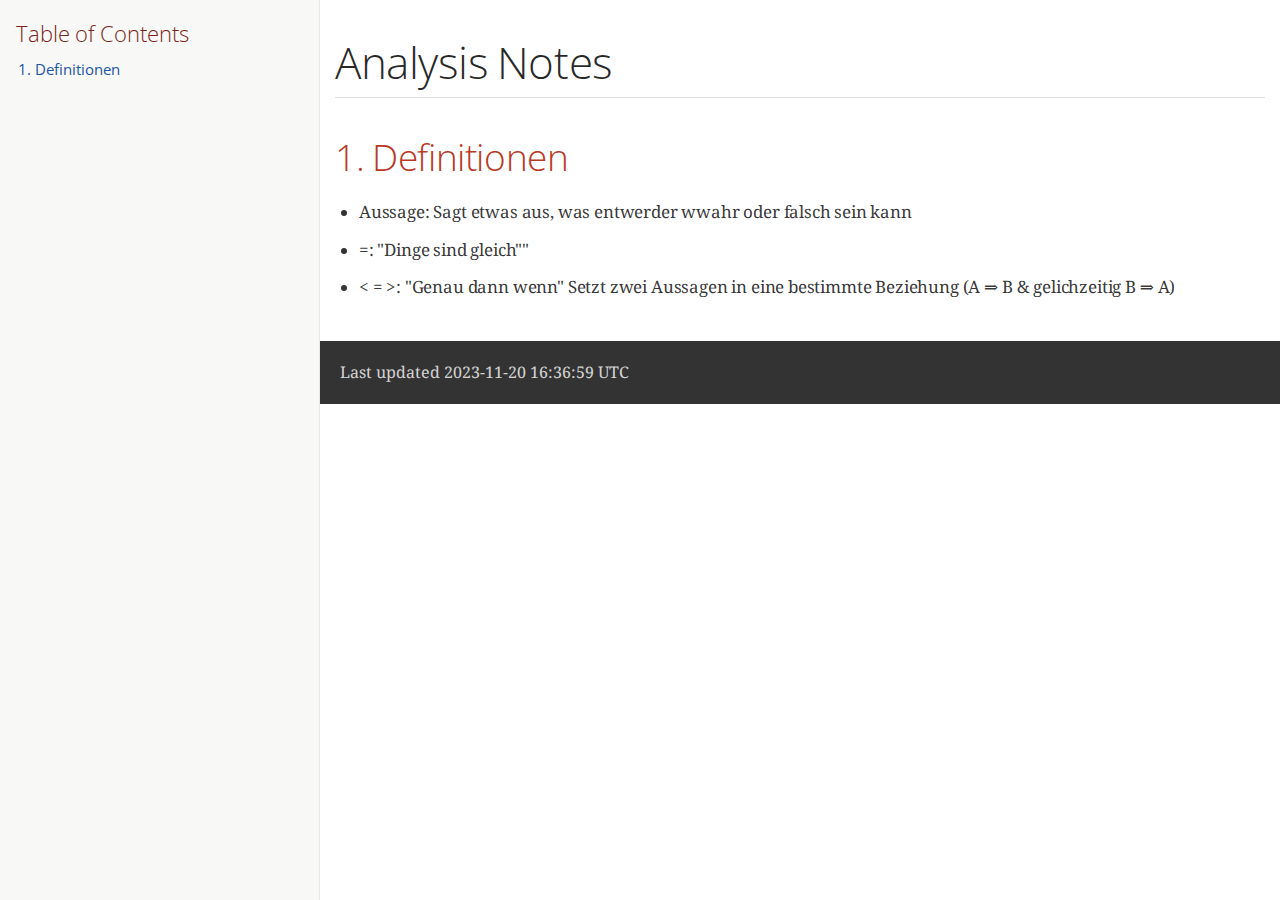
<file: notes/ana.html>
<!DOCTYPE html>
<html lang="en">
<head>
<meta charset="UTF-8">
<meta http-equiv="X-UA-Compatible" content="IE=edge">
<meta name="viewport" content="width=device-width, initial-scale=1.0">
<meta name="generator" content="Asciidoctor 2.0.20">
<link rel="icon" type="image/png" href="themes/favicon.png">
<title>Analysis Notes</title>
<link rel="stylesheet" href="https://fonts.googleapis.com/css?family=Open+Sans:300,300italic,400,400italic,600,600italic%7CNoto+Serif:400,400italic,700,700italic%7CDroid+Sans+Mono:400,700">
<style>
/*! Asciidoctor default stylesheet | MIT License | https://asciidoctor.org */
/* Uncomment the following line when using as a custom stylesheet */
/* @import "https://fonts.googleapis.com/css?family=Open+Sans:300,300italic,400,400italic,600,600italic%7CNoto+Serif:400,400italic,700,700italic%7CDroid+Sans+Mono:400,700"; */
html{font-family:sans-serif;-webkit-text-size-adjust:100%}
a{background:none}
a:focus{outline:thin dotted}
a:active,a:hover{outline:0}
h1{font-size:2em;margin:.67em 0}
b,strong{font-weight:bold}
abbr{font-size:.9em}
abbr[title]{cursor:help;border-bottom:1px dotted #dddddf;text-decoration:none}
dfn{font-style:italic}
hr{height:0}
mark{background:#ff0;color:#000}
code,kbd,pre,samp{font-family:monospace;font-size:1em}
pre{white-space:pre-wrap}
q{quotes:"\201C" "\201D" "\2018" "\2019"}
small{font-size:80%}
sub,sup{font-size:75%;line-height:0;position:relative;vertical-align:baseline}
sup{top:-.5em}
sub{bottom:-.25em}
img{border:0}
svg:not(:root){overflow:hidden}
figure{margin:0}
audio,video{display:inline-block}
audio:not([controls]){display:none;height:0}
fieldset{border:1px solid silver;margin:0 2px;padding:.35em .625em .75em}
legend{border:0;padding:0}
button,input,select,textarea{font-family:inherit;font-size:100%;margin:0}
button,input{line-height:normal}
button,select{text-transform:none}
button,html input[type=button],input[type=reset],input[type=submit]{-webkit-appearance:button;cursor:pointer}
button[disabled],html input[disabled]{cursor:default}
input[type=checkbox],input[type=radio]{padding:0}
button::-moz-focus-inner,input::-moz-focus-inner{border:0;padding:0}
textarea{overflow:auto;vertical-align:top}
table{border-collapse:collapse;border-spacing:0}
*,::before,::after{box-sizing:border-box}
html,body{font-size:100%}
body{background:#fff;color:rgba(0,0,0,.8);padding:0;margin:0;font-family:"Noto Serif","DejaVu Serif",serif;line-height:1;position:relative;cursor:auto;-moz-tab-size:4;-o-tab-size:4;tab-size:4;word-wrap:anywhere;-moz-osx-font-smoothing:grayscale;-webkit-font-smoothing:antialiased}
a:hover{cursor:pointer}
img,object,embed{max-width:100%;height:auto}
object,embed{height:100%}
img{-ms-interpolation-mode:bicubic}
.left{float:left!important}
.right{float:right!important}
.text-left{text-align:left!important}
.text-right{text-align:right!important}
.text-center{text-align:center!important}
.text-justify{text-align:justify!important}
.hide{display:none}
img,object,svg{display:inline-block;vertical-align:middle}
textarea{height:auto;min-height:50px}
select{width:100%}
.subheader,.admonitionblock td.content>.title,.audioblock>.title,.exampleblock>.title,.imageblock>.title,.listingblock>.title,.literalblock>.title,.stemblock>.title,.openblock>.title,.paragraph>.title,.quoteblock>.title,table.tableblock>.title,.verseblock>.title,.videoblock>.title,.dlist>.title,.olist>.title,.ulist>.title,.qlist>.title,.hdlist>.title{line-height:1.45;color:#7a2518;font-weight:400;margin-top:0;margin-bottom:.25em}
div,dl,dt,dd,ul,ol,li,h1,h2,h3,#toctitle,.sidebarblock>.content>.title,h4,h5,h6,pre,form,p,blockquote,th,td{margin:0;padding:0}
a{color:#2156a5;text-decoration:underline;line-height:inherit}
a:hover,a:focus{color:#1d4b8f}
a img{border:0}
p{line-height:1.6;margin-bottom:1.25em;text-rendering:optimizeLegibility}
p aside{font-size:.875em;line-height:1.35;font-style:italic}
h1,h2,h3,#toctitle,.sidebarblock>.content>.title,h4,h5,h6{font-family:"Open Sans","DejaVu Sans",sans-serif;font-weight:300;font-style:normal;color:#ba3925;text-rendering:optimizeLegibility;margin-top:1em;margin-bottom:.5em;line-height:1.0125em}
h1 small,h2 small,h3 small,#toctitle small,.sidebarblock>.content>.title small,h4 small,h5 small,h6 small{font-size:60%;color:#e99b8f;line-height:0}
h1{font-size:2.125em}
h2{font-size:1.6875em}
h3,#toctitle,.sidebarblock>.content>.title{font-size:1.375em}
h4,h5{font-size:1.125em}
h6{font-size:1em}
hr{border:solid #dddddf;border-width:1px 0 0;clear:both;margin:1.25em 0 1.1875em}
em,i{font-style:italic;line-height:inherit}
strong,b{font-weight:bold;line-height:inherit}
small{font-size:60%;line-height:inherit}
code{font-family:"Droid Sans Mono","DejaVu Sans Mono",monospace;font-weight:400;color:rgba(0,0,0,.9)}
ul,ol,dl{line-height:1.6;margin-bottom:1.25em;list-style-position:outside;font-family:inherit}
ul,ol{margin-left:1.5em}
ul li ul,ul li ol{margin-left:1.25em;margin-bottom:0}
ul.circle{list-style-type:circle}
ul.disc{list-style-type:disc}
ul.square{list-style-type:square}
ul.circle ul:not([class]),ul.disc ul:not([class]),ul.square ul:not([class]){list-style:inherit}
ol li ul,ol li ol{margin-left:1.25em;margin-bottom:0}
dl dt{margin-bottom:.3125em;font-weight:bold}
dl dd{margin-bottom:1.25em}
blockquote{margin:0 0 1.25em;padding:.5625em 1.25em 0 1.1875em;border-left:1px solid #ddd}
blockquote,blockquote p{line-height:1.6;color:rgba(0,0,0,.85)}
@media screen and (min-width:768px){h1,h2,h3,#toctitle,.sidebarblock>.content>.title,h4,h5,h6{line-height:1.2}
h1{font-size:2.75em}
h2{font-size:2.3125em}
h3,#toctitle,.sidebarblock>.content>.title{font-size:1.6875em}
h4{font-size:1.4375em}}
table{background:#fff;margin-bottom:1.25em;border:1px solid #dedede;word-wrap:normal}
table thead,table tfoot{background:#f7f8f7}
table thead tr th,table thead tr td,table tfoot tr th,table tfoot tr td{padding:.5em .625em .625em;font-size:inherit;color:rgba(0,0,0,.8);text-align:left}
table tr th,table tr td{padding:.5625em .625em;font-size:inherit;color:rgba(0,0,0,.8)}
table tr.even,table tr.alt{background:#f8f8f7}
table thead tr th,table tfoot tr th,table tbody tr td,table tr td,table tfoot tr td{line-height:1.6}
h1,h2,h3,#toctitle,.sidebarblock>.content>.title,h4,h5,h6{line-height:1.2;word-spacing:-.05em}
h1 strong,h2 strong,h3 strong,#toctitle strong,.sidebarblock>.content>.title strong,h4 strong,h5 strong,h6 strong{font-weight:400}
.center{margin-left:auto;margin-right:auto}
.stretch{width:100%}
.clearfix::before,.clearfix::after,.float-group::before,.float-group::after{content:" ";display:table}
.clearfix::after,.float-group::after{clear:both}
:not(pre).nobreak{word-wrap:normal}
:not(pre).nowrap{white-space:nowrap}
:not(pre).pre-wrap{white-space:pre-wrap}
:not(pre):not([class^=L])>code{font-size:.9375em;font-style:normal!important;letter-spacing:0;padding:.1em .5ex;word-spacing:-.15em;background:#f7f7f8;border-radius:4px;line-height:1.45;text-rendering:optimizeSpeed}
pre{color:rgba(0,0,0,.9);font-family:"Droid Sans Mono","DejaVu Sans Mono",monospace;line-height:1.45;text-rendering:optimizeSpeed}
pre code,pre pre{color:inherit;font-size:inherit;line-height:inherit}
pre>code{display:block}
pre.nowrap,pre.nowrap pre{white-space:pre;word-wrap:normal}
em em{font-style:normal}
strong strong{font-weight:400}
.keyseq{color:rgba(51,51,51,.8)}
kbd{font-family:"Droid Sans Mono","DejaVu Sans Mono",monospace;display:inline-block;color:rgba(0,0,0,.8);font-size:.65em;line-height:1.45;background:#f7f7f7;border:1px solid #ccc;border-radius:3px;box-shadow:0 1px 0 rgba(0,0,0,.2),inset 0 0 0 .1em #fff;margin:0 .15em;padding:.2em .5em;vertical-align:middle;position:relative;top:-.1em;white-space:nowrap}
.keyseq kbd:first-child{margin-left:0}
.keyseq kbd:last-child{margin-right:0}
.menuseq,.menuref{color:#000}
.menuseq b:not(.caret),.menuref{font-weight:inherit}
.menuseq{word-spacing:-.02em}
.menuseq b.caret{font-size:1.25em;line-height:.8}
.menuseq i.caret{font-weight:bold;text-align:center;width:.45em}
b.button::before,b.button::after{position:relative;top:-1px;font-weight:400}
b.button::before{content:"[";padding:0 3px 0 2px}
b.button::after{content:"]";padding:0 2px 0 3px}
p a>code:hover{color:rgba(0,0,0,.9)}
#header,#content,#footnotes,#footer{width:100%;margin:0 auto;max-width:62.5em;*zoom:1;position:relative;padding-left:.9375em;padding-right:.9375em}
#header::before,#header::after,#content::before,#content::after,#footnotes::before,#footnotes::after,#footer::before,#footer::after{content:" ";display:table}
#header::after,#content::after,#footnotes::after,#footer::after{clear:both}
#content{margin-top:1.25em}
#content::before{content:none}
#header>h1:first-child{color:rgba(0,0,0,.85);margin-top:2.25rem;margin-bottom:0}
#header>h1:first-child+#toc{margin-top:8px;border-top:1px solid #dddddf}
#header>h1:only-child,body.toc2 #header>h1:nth-last-child(2){border-bottom:1px solid #dddddf;padding-bottom:8px}
#header .details{border-bottom:1px solid #dddddf;line-height:1.45;padding-top:.25em;padding-bottom:.25em;padding-left:.25em;color:rgba(0,0,0,.6);display:flex;flex-flow:row wrap}
#header .details span:first-child{margin-left:-.125em}
#header .details span.email a{color:rgba(0,0,0,.85)}
#header .details br{display:none}
#header .details br+span::before{content:"\00a0\2013\00a0"}
#header .details br+span.author::before{content:"\00a0\22c5\00a0";color:rgba(0,0,0,.85)}
#header .details br+span#revremark::before{content:"\00a0|\00a0"}
#header #revnumber{text-transform:capitalize}
#header #revnumber::after{content:"\00a0"}
#content>h1:first-child:not([class]){color:rgba(0,0,0,.85);border-bottom:1px solid #dddddf;padding-bottom:8px;margin-top:0;padding-top:1rem;margin-bottom:1.25rem}
#toc{border-bottom:1px solid #e7e7e9;padding-bottom:.5em}
#toc>ul{margin-left:.125em}
#toc ul.sectlevel0>li>a{font-style:italic}
#toc ul.sectlevel0 ul.sectlevel1{margin:.5em 0}
#toc ul{font-family:"Open Sans","DejaVu Sans",sans-serif;list-style-type:none}
#toc li{line-height:1.3334;margin-top:.3334em}
#toc a{text-decoration:none}
#toc a:active{text-decoration:underline}
#toctitle{color:#7a2518;font-size:1.2em}
@media screen and (min-width:768px){#toctitle{font-size:1.375em}
body.toc2{padding-left:15em;padding-right:0}
#toc.toc2{margin-top:0!important;background:#f8f8f7;position:fixed;width:15em;left:0;top:0;border-right:1px solid #e7e7e9;border-top-width:0!important;border-bottom-width:0!important;z-index:1000;padding:1.25em 1em;height:100%;overflow:auto}
#toc.toc2 #toctitle{margin-top:0;margin-bottom:.8rem;font-size:1.2em}
#toc.toc2>ul{font-size:.9em;margin-bottom:0}
#toc.toc2 ul ul{margin-left:0;padding-left:1em}
#toc.toc2 ul.sectlevel0 ul.sectlevel1{padding-left:0;margin-top:.5em;margin-bottom:.5em}
body.toc2.toc-right{padding-left:0;padding-right:15em}
body.toc2.toc-right #toc.toc2{border-right-width:0;border-left:1px solid #e7e7e9;left:auto;right:0}}
@media screen and (min-width:1280px){body.toc2{padding-left:20em;padding-right:0}
#toc.toc2{width:20em}
#toc.toc2 #toctitle{font-size:1.375em}
#toc.toc2>ul{font-size:.95em}
#toc.toc2 ul ul{padding-left:1.25em}
body.toc2.toc-right{padding-left:0;padding-right:20em}}
#content #toc{border:1px solid #e0e0dc;margin-bottom:1.25em;padding:1.25em;background:#f8f8f7;border-radius:4px}
#content #toc>:first-child{margin-top:0}
#content #toc>:last-child{margin-bottom:0}
#footer{max-width:none;background:rgba(0,0,0,.8);padding:1.25em}
#footer-text{color:hsla(0,0%,100%,.8);line-height:1.44}
#content{margin-bottom:.625em}
.sect1{padding-bottom:.625em}
@media screen and (min-width:768px){#content{margin-bottom:1.25em}
.sect1{padding-bottom:1.25em}}
.sect1:last-child{padding-bottom:0}
.sect1+.sect1{border-top:1px solid #e7e7e9}
#content h1>a.anchor,h2>a.anchor,h3>a.anchor,#toctitle>a.anchor,.sidebarblock>.content>.title>a.anchor,h4>a.anchor,h5>a.anchor,h6>a.anchor{position:absolute;z-index:1001;width:1.5ex;margin-left:-1.5ex;display:block;text-decoration:none!important;visibility:hidden;text-align:center;font-weight:400}
#content h1>a.anchor::before,h2>a.anchor::before,h3>a.anchor::before,#toctitle>a.anchor::before,.sidebarblock>.content>.title>a.anchor::before,h4>a.anchor::before,h5>a.anchor::before,h6>a.anchor::before{content:"\00A7";font-size:.85em;display:block;padding-top:.1em}
#content h1:hover>a.anchor,#content h1>a.anchor:hover,h2:hover>a.anchor,h2>a.anchor:hover,h3:hover>a.anchor,#toctitle:hover>a.anchor,.sidebarblock>.content>.title:hover>a.anchor,h3>a.anchor:hover,#toctitle>a.anchor:hover,.sidebarblock>.content>.title>a.anchor:hover,h4:hover>a.anchor,h4>a.anchor:hover,h5:hover>a.anchor,h5>a.anchor:hover,h6:hover>a.anchor,h6>a.anchor:hover{visibility:visible}
#content h1>a.link,h2>a.link,h3>a.link,#toctitle>a.link,.sidebarblock>.content>.title>a.link,h4>a.link,h5>a.link,h6>a.link{color:#ba3925;text-decoration:none}
#content h1>a.link:hover,h2>a.link:hover,h3>a.link:hover,#toctitle>a.link:hover,.sidebarblock>.content>.title>a.link:hover,h4>a.link:hover,h5>a.link:hover,h6>a.link:hover{color:#a53221}
details,.audioblock,.imageblock,.literalblock,.listingblock,.stemblock,.videoblock{margin-bottom:1.25em}
details{margin-left:1.25rem}
details>summary{cursor:pointer;display:block;position:relative;line-height:1.6;margin-bottom:.625rem;outline:none;-webkit-tap-highlight-color:transparent}
details>summary::-webkit-details-marker{display:none}
details>summary::before{content:"";border:solid transparent;border-left:solid;border-width:.3em 0 .3em .5em;position:absolute;top:.5em;left:-1.25rem;transform:translateX(15%)}
details[open]>summary::before{border:solid transparent;border-top:solid;border-width:.5em .3em 0;transform:translateY(15%)}
details>summary::after{content:"";width:1.25rem;height:1em;position:absolute;top:.3em;left:-1.25rem}
.admonitionblock td.content>.title,.audioblock>.title,.exampleblock>.title,.imageblock>.title,.listingblock>.title,.literalblock>.title,.stemblock>.title,.openblock>.title,.paragraph>.title,.quoteblock>.title,table.tableblock>.title,.verseblock>.title,.videoblock>.title,.dlist>.title,.olist>.title,.ulist>.title,.qlist>.title,.hdlist>.title{text-rendering:optimizeLegibility;text-align:left;font-family:"Noto Serif","DejaVu Serif",serif;font-size:1rem;font-style:italic}
table.tableblock.fit-content>caption.title{white-space:nowrap;width:0}
.paragraph.lead>p,#preamble>.sectionbody>[class=paragraph]:first-of-type p{font-size:1.21875em;line-height:1.6;color:rgba(0,0,0,.85)}
.admonitionblock>table{border-collapse:separate;border:0;background:none;width:100%}
.admonitionblock>table td.icon{text-align:center;width:80px}
.admonitionblock>table td.icon img{max-width:none}
.admonitionblock>table td.icon .title{font-weight:bold;font-family:"Open Sans","DejaVu Sans",sans-serif;text-transform:uppercase}
.admonitionblock>table td.content{padding-left:1.125em;padding-right:1.25em;border-left:1px solid #dddddf;color:rgba(0,0,0,.6);word-wrap:anywhere}
.admonitionblock>table td.content>:last-child>:last-child{margin-bottom:0}
.exampleblock>.content{border:1px solid #e6e6e6;margin-bottom:1.25em;padding:1.25em;background:#fff;border-radius:4px}
.sidebarblock{border:1px solid #dbdbd6;margin-bottom:1.25em;padding:1.25em;background:#f3f3f2;border-radius:4px}
.sidebarblock>.content>.title{color:#7a2518;margin-top:0;text-align:center}
.exampleblock>.content>:first-child,.sidebarblock>.content>:first-child{margin-top:0}
.exampleblock>.content>:last-child,.exampleblock>.content>:last-child>:last-child,.exampleblock>.content .olist>ol>li:last-child>:last-child,.exampleblock>.content .ulist>ul>li:last-child>:last-child,.exampleblock>.content .qlist>ol>li:last-child>:last-child,.sidebarblock>.content>:last-child,.sidebarblock>.content>:last-child>:last-child,.sidebarblock>.content .olist>ol>li:last-child>:last-child,.sidebarblock>.content .ulist>ul>li:last-child>:last-child,.sidebarblock>.content .qlist>ol>li:last-child>:last-child{margin-bottom:0}
.literalblock pre,.listingblock>.content>pre{border-radius:4px;overflow-x:auto;padding:1em;font-size:.8125em}
@media screen and (min-width:768px){.literalblock pre,.listingblock>.content>pre{font-size:.90625em}}
@media screen and (min-width:1280px){.literalblock pre,.listingblock>.content>pre{font-size:1em}}
.literalblock pre,.listingblock>.content>pre:not(.highlight),.listingblock>.content>pre[class=highlight],.listingblock>.content>pre[class^="highlight "]{background:#f7f7f8}
.literalblock.output pre{color:#f7f7f8;background:rgba(0,0,0,.9)}
.listingblock>.content{position:relative}
.listingblock code[data-lang]::before{display:none;content:attr(data-lang);position:absolute;font-size:.75em;top:.425rem;right:.5rem;line-height:1;text-transform:uppercase;color:inherit;opacity:.5}
.listingblock:hover code[data-lang]::before{display:block}
.listingblock.terminal pre .command::before{content:attr(data-prompt);padding-right:.5em;color:inherit;opacity:.5}
.listingblock.terminal pre .command:not([data-prompt])::before{content:"$"}
.listingblock pre.highlightjs{padding:0}
.listingblock pre.highlightjs>code{padding:1em;border-radius:4px}
.listingblock pre.prettyprint{border-width:0}
.prettyprint{background:#f7f7f8}
pre.prettyprint .linenums{line-height:1.45;margin-left:2em}
pre.prettyprint li{background:none;list-style-type:inherit;padding-left:0}
pre.prettyprint li code[data-lang]::before{opacity:1}
pre.prettyprint li:not(:first-child) code[data-lang]::before{display:none}
table.linenotable{border-collapse:separate;border:0;margin-bottom:0;background:none}
table.linenotable td[class]{color:inherit;vertical-align:top;padding:0;line-height:inherit;white-space:normal}
table.linenotable td.code{padding-left:.75em}
table.linenotable td.linenos,pre.pygments .linenos{border-right:1px solid;opacity:.35;padding-right:.5em;-webkit-user-select:none;-moz-user-select:none;-ms-user-select:none;user-select:none}
pre.pygments span.linenos{display:inline-block;margin-right:.75em}
.quoteblock{margin:0 1em 1.25em 1.5em;display:table}
.quoteblock:not(.excerpt)>.title{margin-left:-1.5em;margin-bottom:.75em}
.quoteblock blockquote,.quoteblock p{color:rgba(0,0,0,.85);font-size:1.15rem;line-height:1.75;word-spacing:.1em;letter-spacing:0;font-style:italic;text-align:justify}
.quoteblock blockquote{margin:0;padding:0;border:0}
.quoteblock blockquote::before{content:"\201c";float:left;font-size:2.75em;font-weight:bold;line-height:.6em;margin-left:-.6em;color:#7a2518;text-shadow:0 1px 2px rgba(0,0,0,.1)}
.quoteblock blockquote>.paragraph:last-child p{margin-bottom:0}
.quoteblock .attribution{margin-top:.75em;margin-right:.5ex;text-align:right}
.verseblock{margin:0 1em 1.25em}
.verseblock pre{font-family:"Open Sans","DejaVu Sans",sans-serif;font-size:1.15rem;color:rgba(0,0,0,.85);font-weight:300;text-rendering:optimizeLegibility}
.verseblock pre strong{font-weight:400}
.verseblock .attribution{margin-top:1.25rem;margin-left:.5ex}
.quoteblock .attribution,.verseblock .attribution{font-size:.9375em;line-height:1.45;font-style:italic}
.quoteblock .attribution br,.verseblock .attribution br{display:none}
.quoteblock .attribution cite,.verseblock .attribution cite{display:block;letter-spacing:-.025em;color:rgba(0,0,0,.6)}
.quoteblock.abstract blockquote::before,.quoteblock.excerpt blockquote::before,.quoteblock .quoteblock blockquote::before{display:none}
.quoteblock.abstract blockquote,.quoteblock.abstract p,.quoteblock.excerpt blockquote,.quoteblock.excerpt p,.quoteblock .quoteblock blockquote,.quoteblock .quoteblock p{line-height:1.6;word-spacing:0}
.quoteblock.abstract{margin:0 1em 1.25em;display:block}
.quoteblock.abstract>.title{margin:0 0 .375em;font-size:1.15em;text-align:center}
.quoteblock.excerpt>blockquote,.quoteblock .quoteblock{padding:0 0 .25em 1em;border-left:.25em solid #dddddf}
.quoteblock.excerpt,.quoteblock .quoteblock{margin-left:0}
.quoteblock.excerpt blockquote,.quoteblock.excerpt p,.quoteblock .quoteblock blockquote,.quoteblock .quoteblock p{color:inherit;font-size:1.0625rem}
.quoteblock.excerpt .attribution,.quoteblock .quoteblock .attribution{color:inherit;font-size:.85rem;text-align:left;margin-right:0}
p.tableblock:last-child{margin-bottom:0}
td.tableblock>.content{margin-bottom:1.25em;word-wrap:anywhere}
td.tableblock>.content>:last-child{margin-bottom:-1.25em}
table.tableblock,th.tableblock,td.tableblock{border:0 solid #dedede}
table.grid-all>*>tr>*{border-width:1px}
table.grid-cols>*>tr>*{border-width:0 1px}
table.grid-rows>*>tr>*{border-width:1px 0}
table.frame-all{border-width:1px}
table.frame-ends{border-width:1px 0}
table.frame-sides{border-width:0 1px}
table.frame-none>colgroup+*>:first-child>*,table.frame-sides>colgroup+*>:first-child>*{border-top-width:0}
table.frame-none>:last-child>:last-child>*,table.frame-sides>:last-child>:last-child>*{border-bottom-width:0}
table.frame-none>*>tr>:first-child,table.frame-ends>*>tr>:first-child{border-left-width:0}
table.frame-none>*>tr>:last-child,table.frame-ends>*>tr>:last-child{border-right-width:0}
table.stripes-all>*>tr,table.stripes-odd>*>tr:nth-of-type(odd),table.stripes-even>*>tr:nth-of-type(even),table.stripes-hover>*>tr:hover{background:#f8f8f7}
th.halign-left,td.halign-left{text-align:left}
th.halign-right,td.halign-right{text-align:right}
th.halign-center,td.halign-center{text-align:center}
th.valign-top,td.valign-top{vertical-align:top}
th.valign-bottom,td.valign-bottom{vertical-align:bottom}
th.valign-middle,td.valign-middle{vertical-align:middle}
table thead th,table tfoot th{font-weight:bold}
tbody tr th{background:#f7f8f7}
tbody tr th,tbody tr th p,tfoot tr th,tfoot tr th p{color:rgba(0,0,0,.8);font-weight:bold}
p.tableblock>code:only-child{background:none;padding:0}
p.tableblock{font-size:1em}
ol{margin-left:1.75em}
ul li ol{margin-left:1.5em}
dl dd{margin-left:1.125em}
dl dd:last-child,dl dd:last-child>:last-child{margin-bottom:0}
li p,ul dd,ol dd,.olist .olist,.ulist .ulist,.ulist .olist,.olist .ulist{margin-bottom:.625em}
ul.checklist,ul.none,ol.none,ul.no-bullet,ol.no-bullet,ol.unnumbered,ul.unstyled,ol.unstyled{list-style-type:none}
ul.no-bullet,ol.no-bullet,ol.unnumbered{margin-left:.625em}
ul.unstyled,ol.unstyled{margin-left:0}
li>p:empty:only-child::before{content:"";display:inline-block}
ul.checklist>li>p:first-child{margin-left:-1em}
ul.checklist>li>p:first-child>.fa-square-o:first-child,ul.checklist>li>p:first-child>.fa-check-square-o:first-child{width:1.25em;font-size:.8em;position:relative;bottom:.125em}
ul.checklist>li>p:first-child>input[type=checkbox]:first-child{margin-right:.25em}
ul.inline{display:flex;flex-flow:row wrap;list-style:none;margin:0 0 .625em -1.25em}
ul.inline>li{margin-left:1.25em}
.unstyled dl dt{font-weight:400;font-style:normal}
ol.arabic{list-style-type:decimal}
ol.decimal{list-style-type:decimal-leading-zero}
ol.loweralpha{list-style-type:lower-alpha}
ol.upperalpha{list-style-type:upper-alpha}
ol.lowerroman{list-style-type:lower-roman}
ol.upperroman{list-style-type:upper-roman}
ol.lowergreek{list-style-type:lower-greek}
.hdlist>table,.colist>table{border:0;background:none}
.hdlist>table>tbody>tr,.colist>table>tbody>tr{background:none}
td.hdlist1,td.hdlist2{vertical-align:top;padding:0 .625em}
td.hdlist1{font-weight:bold;padding-bottom:1.25em}
td.hdlist2{word-wrap:anywhere}
.literalblock+.colist,.listingblock+.colist{margin-top:-.5em}
.colist td:not([class]):first-child{padding:.4em .75em 0;line-height:1;vertical-align:top}
.colist td:not([class]):first-child img{max-width:none}
.colist td:not([class]):last-child{padding:.25em 0}
.thumb,.th{line-height:0;display:inline-block;border:4px solid #fff;box-shadow:0 0 0 1px #ddd}
.imageblock.left{margin:.25em .625em 1.25em 0}
.imageblock.right{margin:.25em 0 1.25em .625em}
.imageblock>.title{margin-bottom:0}
.imageblock.thumb,.imageblock.th{border-width:6px}
.imageblock.thumb>.title,.imageblock.th>.title{padding:0 .125em}
.image.left,.image.right{margin-top:.25em;margin-bottom:.25em;display:inline-block;line-height:0}
.image.left{margin-right:.625em}
.image.right{margin-left:.625em}
a.image{text-decoration:none;display:inline-block}
a.image object{pointer-events:none}
sup.footnote,sup.footnoteref{font-size:.875em;position:static;vertical-align:super}
sup.footnote a,sup.footnoteref a{text-decoration:none}
sup.footnote a:active,sup.footnoteref a:active{text-decoration:underline}
#footnotes{padding-top:.75em;padding-bottom:.75em;margin-bottom:.625em}
#footnotes hr{width:20%;min-width:6.25em;margin:-.25em 0 .75em;border-width:1px 0 0}
#footnotes .footnote{padding:0 .375em 0 .225em;line-height:1.3334;font-size:.875em;margin-left:1.2em;margin-bottom:.2em}
#footnotes .footnote a:first-of-type{font-weight:bold;text-decoration:none;margin-left:-1.05em}
#footnotes .footnote:last-of-type{margin-bottom:0}
#content #footnotes{margin-top:-.625em;margin-bottom:0;padding:.75em 0}
div.unbreakable{page-break-inside:avoid}
.big{font-size:larger}
.small{font-size:smaller}
.underline{text-decoration:underline}
.overline{text-decoration:overline}
.line-through{text-decoration:line-through}
.aqua{color:#00bfbf}
.aqua-background{background:#00fafa}
.black{color:#000}
.black-background{background:#000}
.blue{color:#0000bf}
.blue-background{background:#0000fa}
.fuchsia{color:#bf00bf}
.fuchsia-background{background:#fa00fa}
.gray{color:#606060}
.gray-background{background:#7d7d7d}
.green{color:#006000}
.green-background{background:#007d00}
.lime{color:#00bf00}
.lime-background{background:#00fa00}
.maroon{color:#600000}
.maroon-background{background:#7d0000}
.navy{color:#000060}
.navy-background{background:#00007d}
.olive{color:#606000}
.olive-background{background:#7d7d00}
.purple{color:#600060}
.purple-background{background:#7d007d}
.red{color:#bf0000}
.red-background{background:#fa0000}
.silver{color:#909090}
.silver-background{background:#bcbcbc}
.teal{color:#006060}
.teal-background{background:#007d7d}
.white{color:#bfbfbf}
.white-background{background:#fafafa}
.yellow{color:#bfbf00}
.yellow-background{background:#fafa00}
span.icon>.fa{cursor:default}
a span.icon>.fa{cursor:inherit}
.admonitionblock td.icon [class^="fa icon-"]{font-size:2.5em;text-shadow:1px 1px 2px rgba(0,0,0,.5);cursor:default}
.admonitionblock td.icon .icon-note::before{content:"\f05a";color:#19407c}
.admonitionblock td.icon .icon-tip::before{content:"\f0eb";text-shadow:1px 1px 2px rgba(155,155,0,.8);color:#111}
.admonitionblock td.icon .icon-warning::before{content:"\f071";color:#bf6900}
.admonitionblock td.icon .icon-caution::before{content:"\f06d";color:#bf3400}
.admonitionblock td.icon .icon-important::before{content:"\f06a";color:#bf0000}
.conum[data-value]{display:inline-block;color:#fff!important;background:rgba(0,0,0,.8);border-radius:50%;text-align:center;font-size:.75em;width:1.67em;height:1.67em;line-height:1.67em;font-family:"Open Sans","DejaVu Sans",sans-serif;font-style:normal;font-weight:bold}
.conum[data-value] *{color:#fff!important}
.conum[data-value]+b{display:none}
.conum[data-value]::after{content:attr(data-value)}
pre .conum[data-value]{position:relative;top:-.125em}
b.conum *{color:inherit!important}
.conum:not([data-value]):empty{display:none}
dt,th.tableblock,td.content,div.footnote{text-rendering:optimizeLegibility}
h1,h2,p,td.content,span.alt,summary{letter-spacing:-.01em}
p strong,td.content strong,div.footnote strong{letter-spacing:-.005em}
p,blockquote,dt,td.content,td.hdlist1,span.alt,summary{font-size:1.0625rem}
p{margin-bottom:1.25rem}
.sidebarblock p,.sidebarblock dt,.sidebarblock td.content,p.tableblock{font-size:1em}
.exampleblock>.content{background:#fffef7;border-color:#e0e0dc;box-shadow:0 1px 4px #e0e0dc}
.print-only{display:none!important}
@page{margin:1.25cm .75cm}
@media print{*{box-shadow:none!important;text-shadow:none!important}
html{font-size:80%}
a{color:inherit!important;text-decoration:underline!important}
a.bare,a[href^="#"],a[href^="mailto:"]{text-decoration:none!important}
a[href^="http:"]:not(.bare)::after,a[href^="https:"]:not(.bare)::after{content:"(" attr(href) ")";display:inline-block;font-size:.875em;padding-left:.25em}
abbr[title]{border-bottom:1px dotted}
abbr[title]::after{content:" (" attr(title) ")"}
pre,blockquote,tr,img,object,svg{page-break-inside:avoid}
thead{display:table-header-group}
svg{max-width:100%}
p,blockquote,dt,td.content{font-size:1em;orphans:3;widows:3}
h2,h3,#toctitle,.sidebarblock>.content>.title{page-break-after:avoid}
#header,#content,#footnotes,#footer{max-width:none}
#toc,.sidebarblock,.exampleblock>.content{background:none!important}
#toc{border-bottom:1px solid #dddddf!important;padding-bottom:0!important}
body.book #header{text-align:center}
body.book #header>h1:first-child{border:0!important;margin:2.5em 0 1em}
body.book #header .details{border:0!important;display:block;padding:0!important}
body.book #header .details span:first-child{margin-left:0!important}
body.book #header .details br{display:block}
body.book #header .details br+span::before{content:none!important}
body.book #toc{border:0!important;text-align:left!important;padding:0!important;margin:0!important}
body.book #toc,body.book #preamble,body.book h1.sect0,body.book .sect1>h2{page-break-before:always}
.listingblock code[data-lang]::before{display:block}
#footer{padding:0 .9375em}
.hide-on-print{display:none!important}
.print-only{display:block!important}
.hide-for-print{display:none!important}
.show-for-print{display:inherit!important}}
@media amzn-kf8,print{#header>h1:first-child{margin-top:1.25rem}
.sect1{padding:0!important}
.sect1+.sect1{border:0}
#footer{background:none}
#footer-text{color:rgba(0,0,0,.6);font-size:.9em}}
@media amzn-kf8{#header,#content,#footnotes,#footer{padding:0}}
</style>
<link rel="stylesheet" href="https://cdnjs.cloudflare.com/ajax/libs/font-awesome/4.7.0/css/font-awesome.min.css">
</head>
<body class="article toc2 toc-left">
<div id="header">
<h1>Analysis Notes</h1>
<div id="toc" class="toc2">
<div id="toctitle">Table of Contents</div>
<ul class="sectlevel1">
<li><a href="#_definitionen">1. Definitionen</a></li>
</ul>
</div>
</div>
<div id="content">
<div class="sect1">
<h2 id="_definitionen"><a class="anchor" href="#_definitionen"></a>1. Definitionen</h2>
<div class="sectionbody">
<div class="ulist">
<ul>
<li>
<p>Aussage: Sagt etwas aus, was entwerder wwahr oder falsch sein kann</p>
</li>
<li>
<p>=: "Dinge sind gleich""</p>
</li>
<li>
<p>&lt; = &gt;: "Genau dann wenn" Setzt zwei Aussagen in eine bestimmte Beziehung (A &#8658; B &amp; gelichzeitig B &#8658; A)</p>
</li>
</ul>
</div>
</div>
</div>
</div>
<div id="footer">
<div id="footer-text">
Last updated 2023-11-20 16:36:59 UTC
</div>
</div>
</body>
</html>
</file>
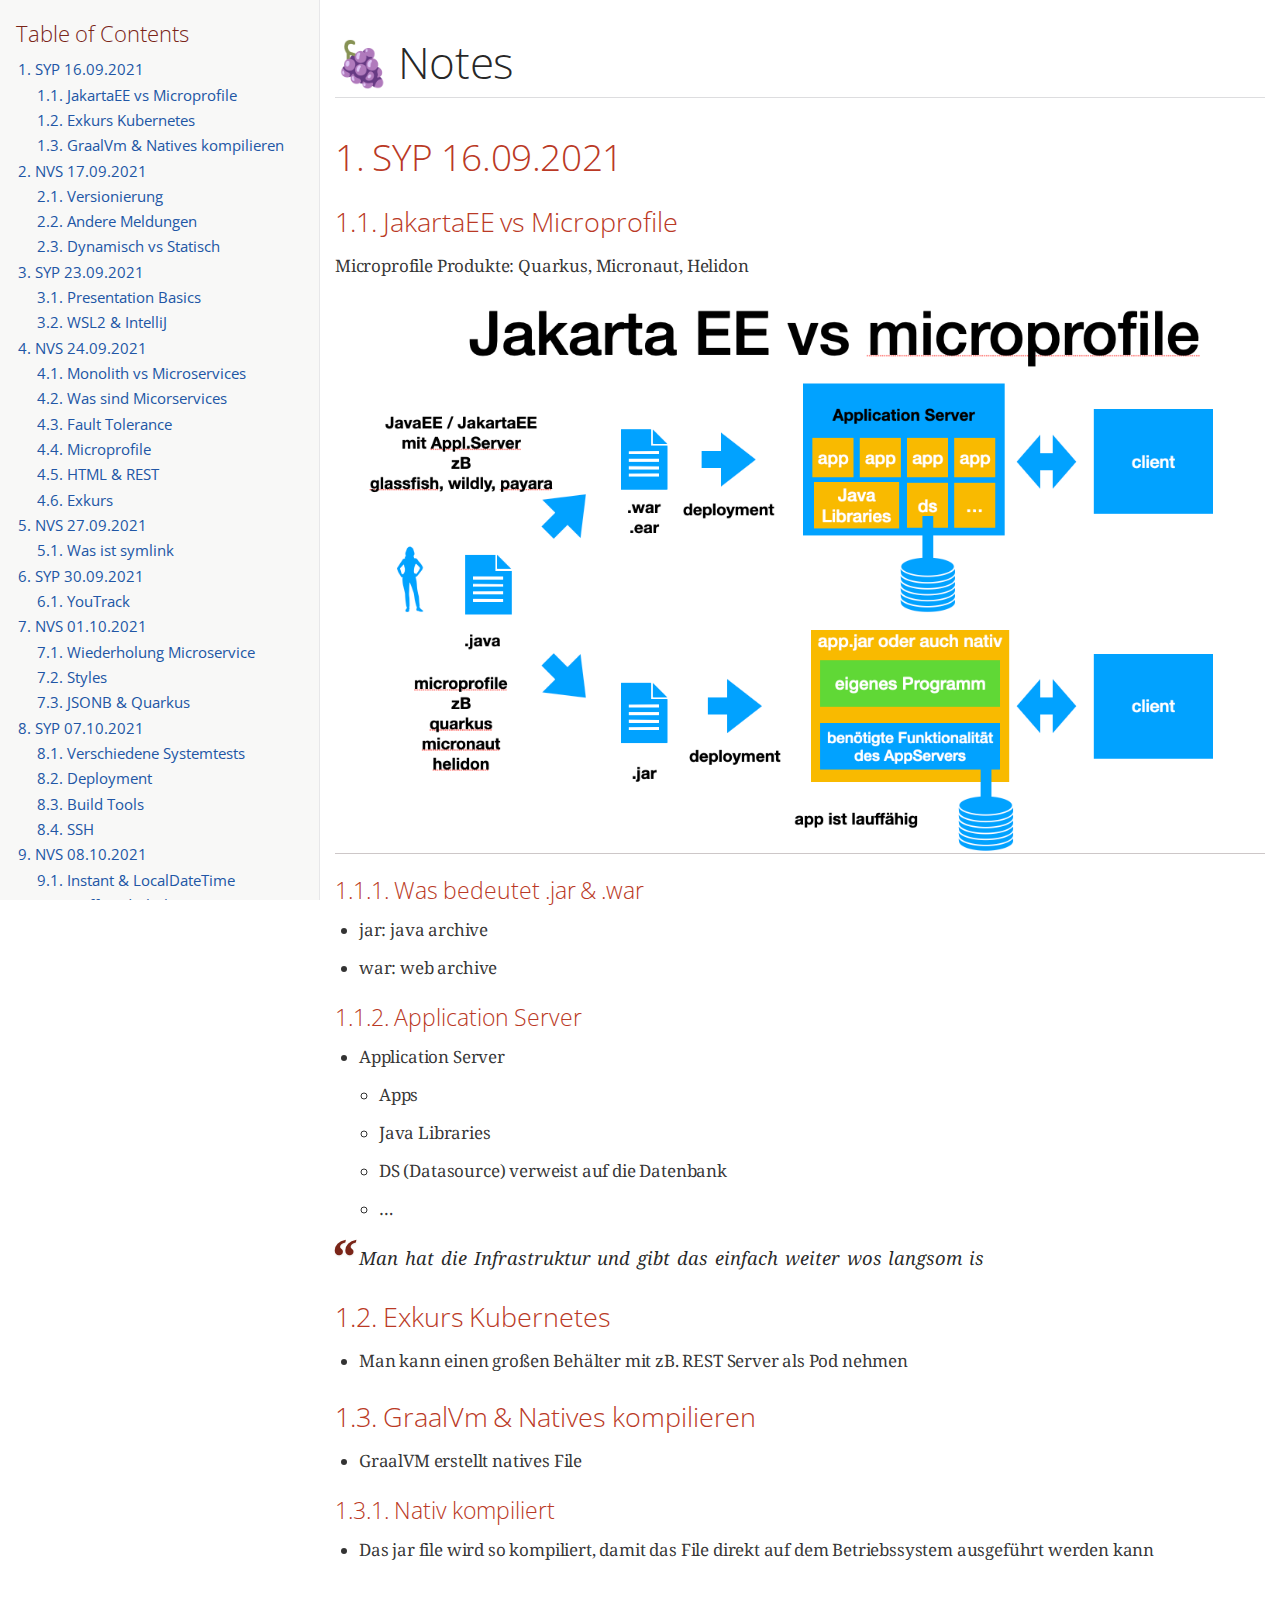
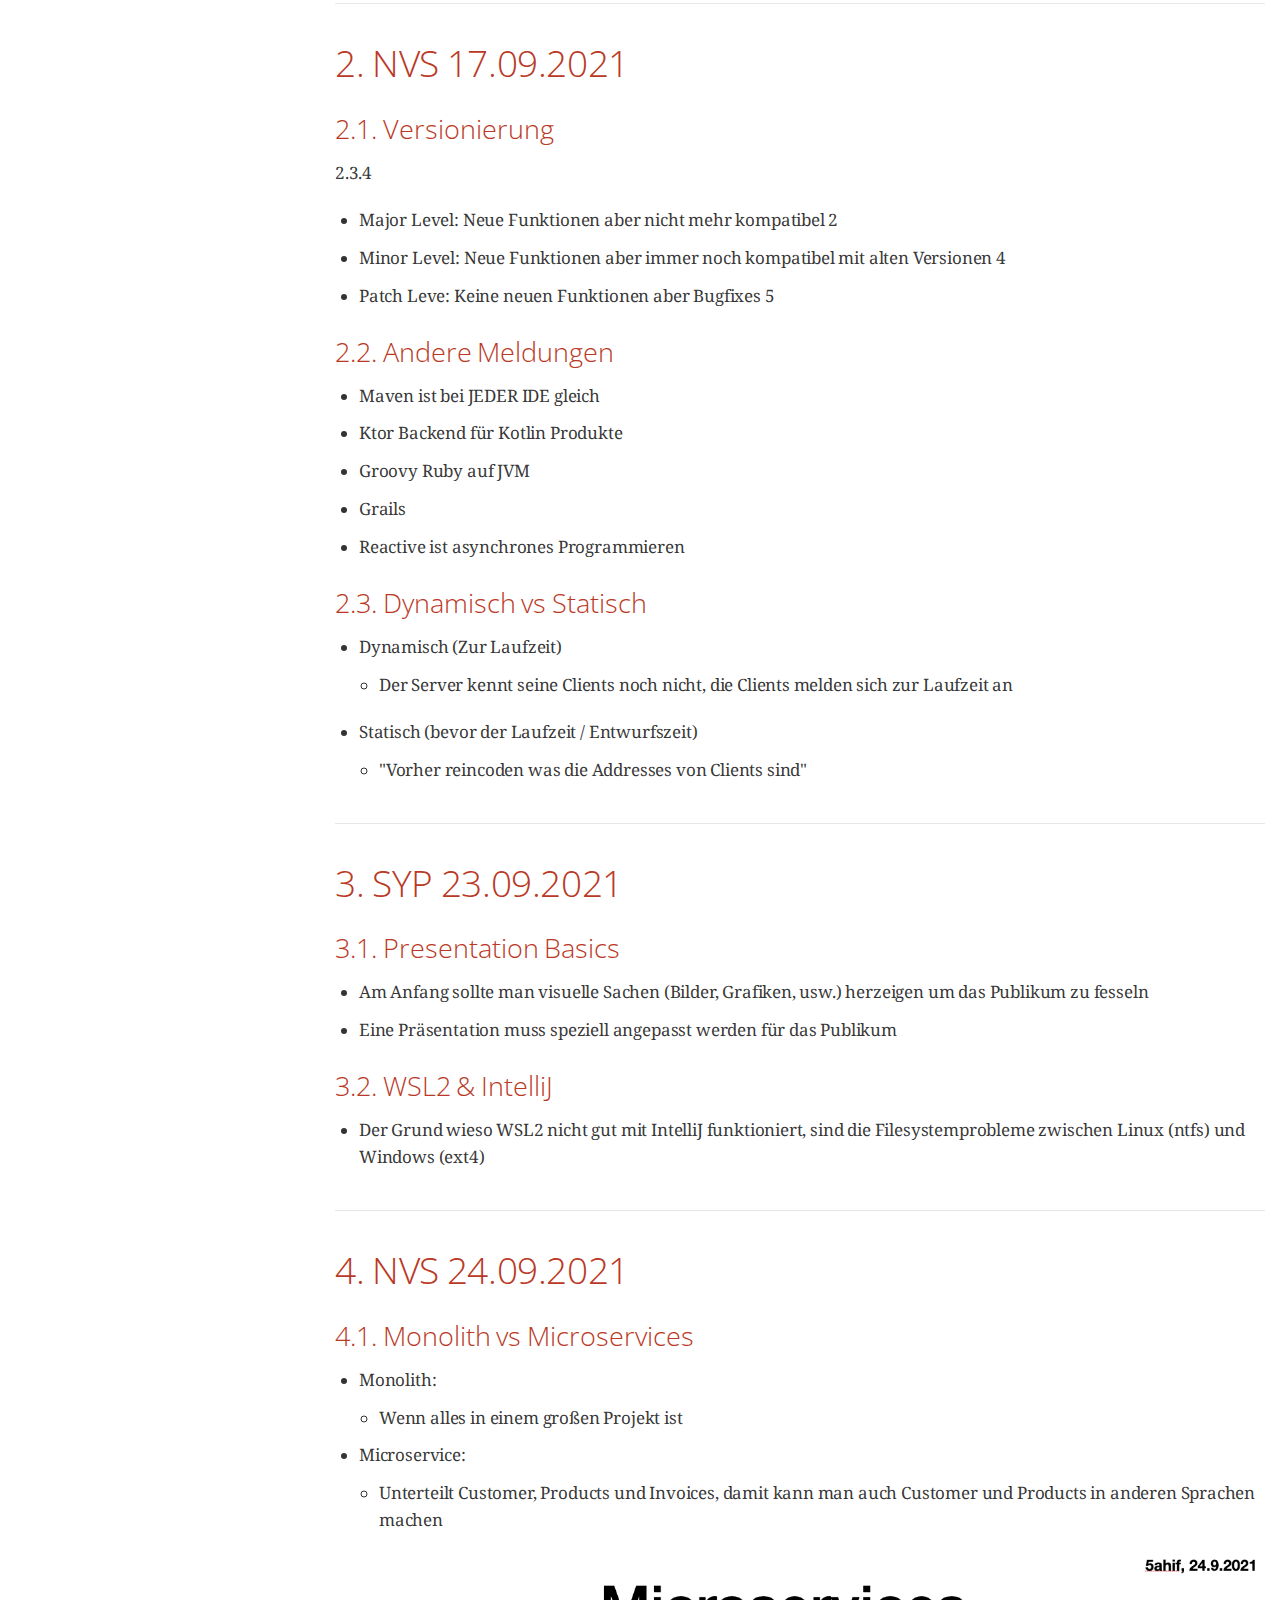
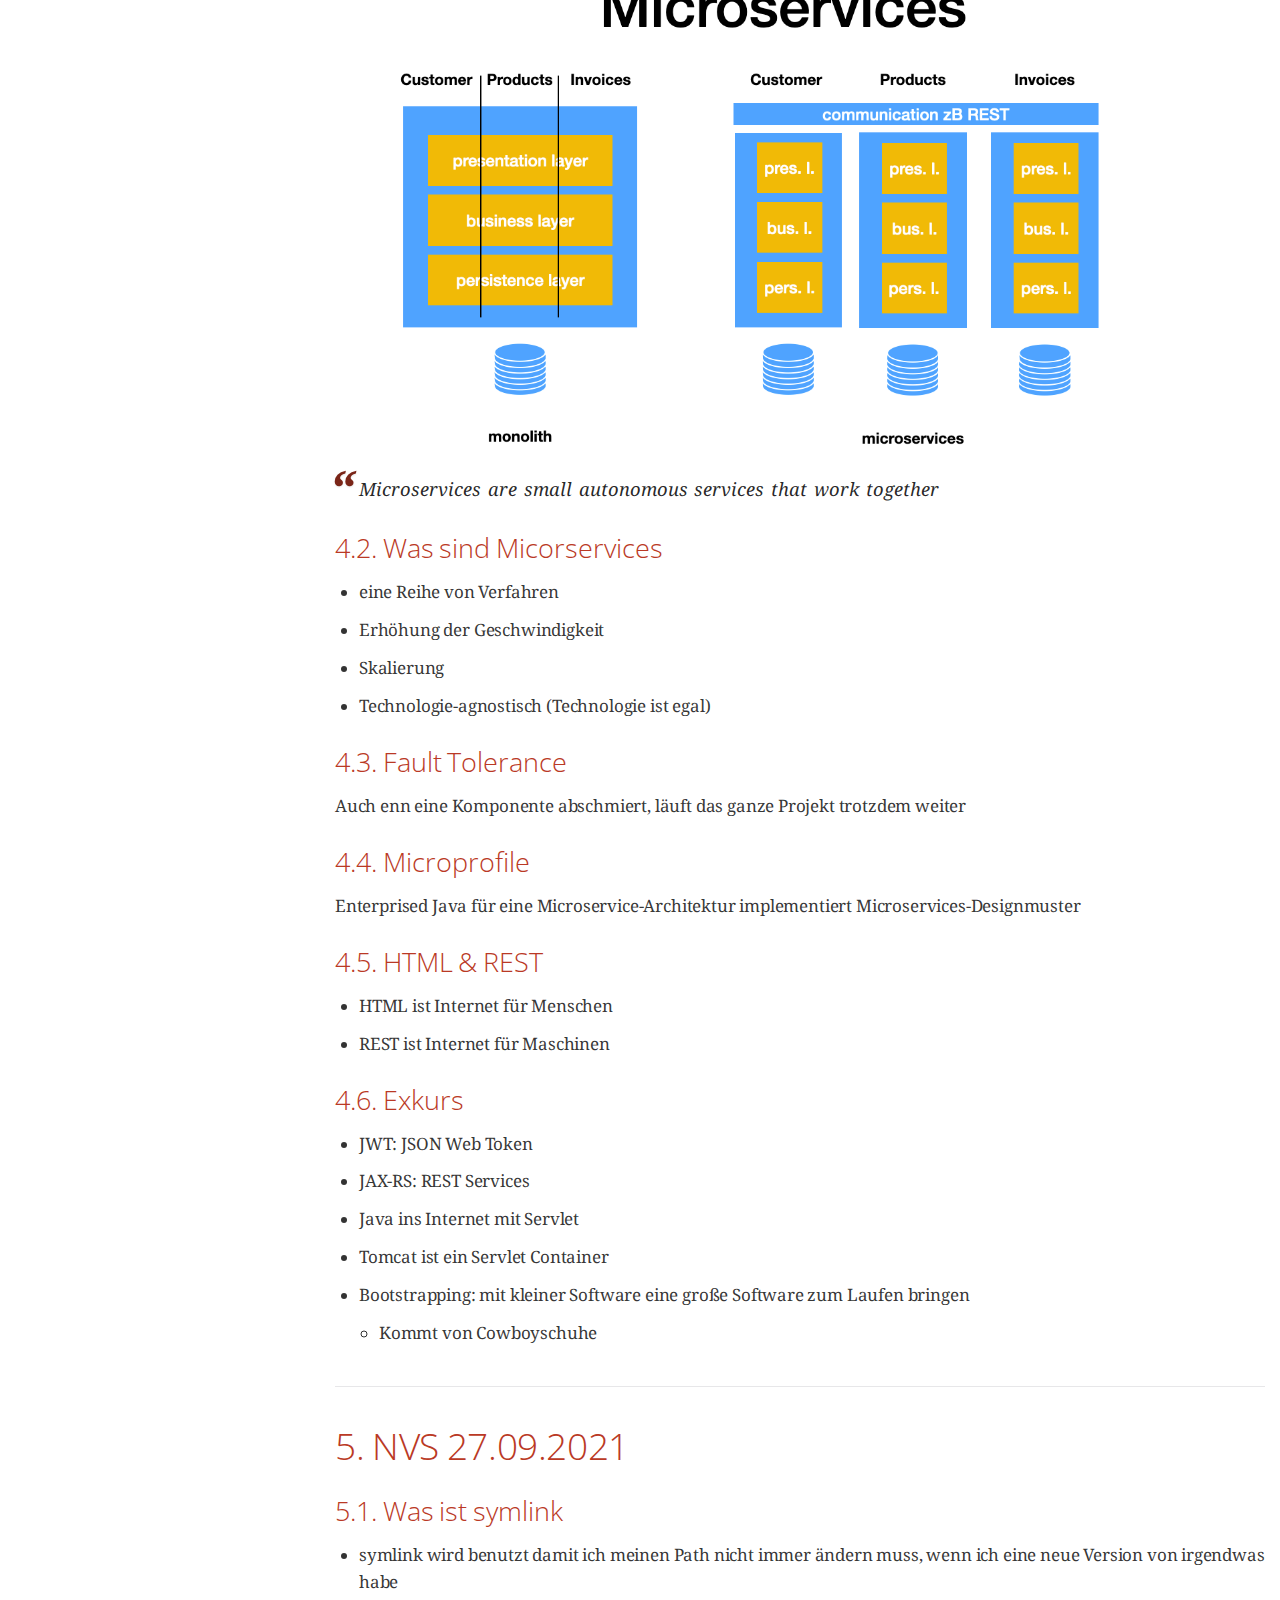
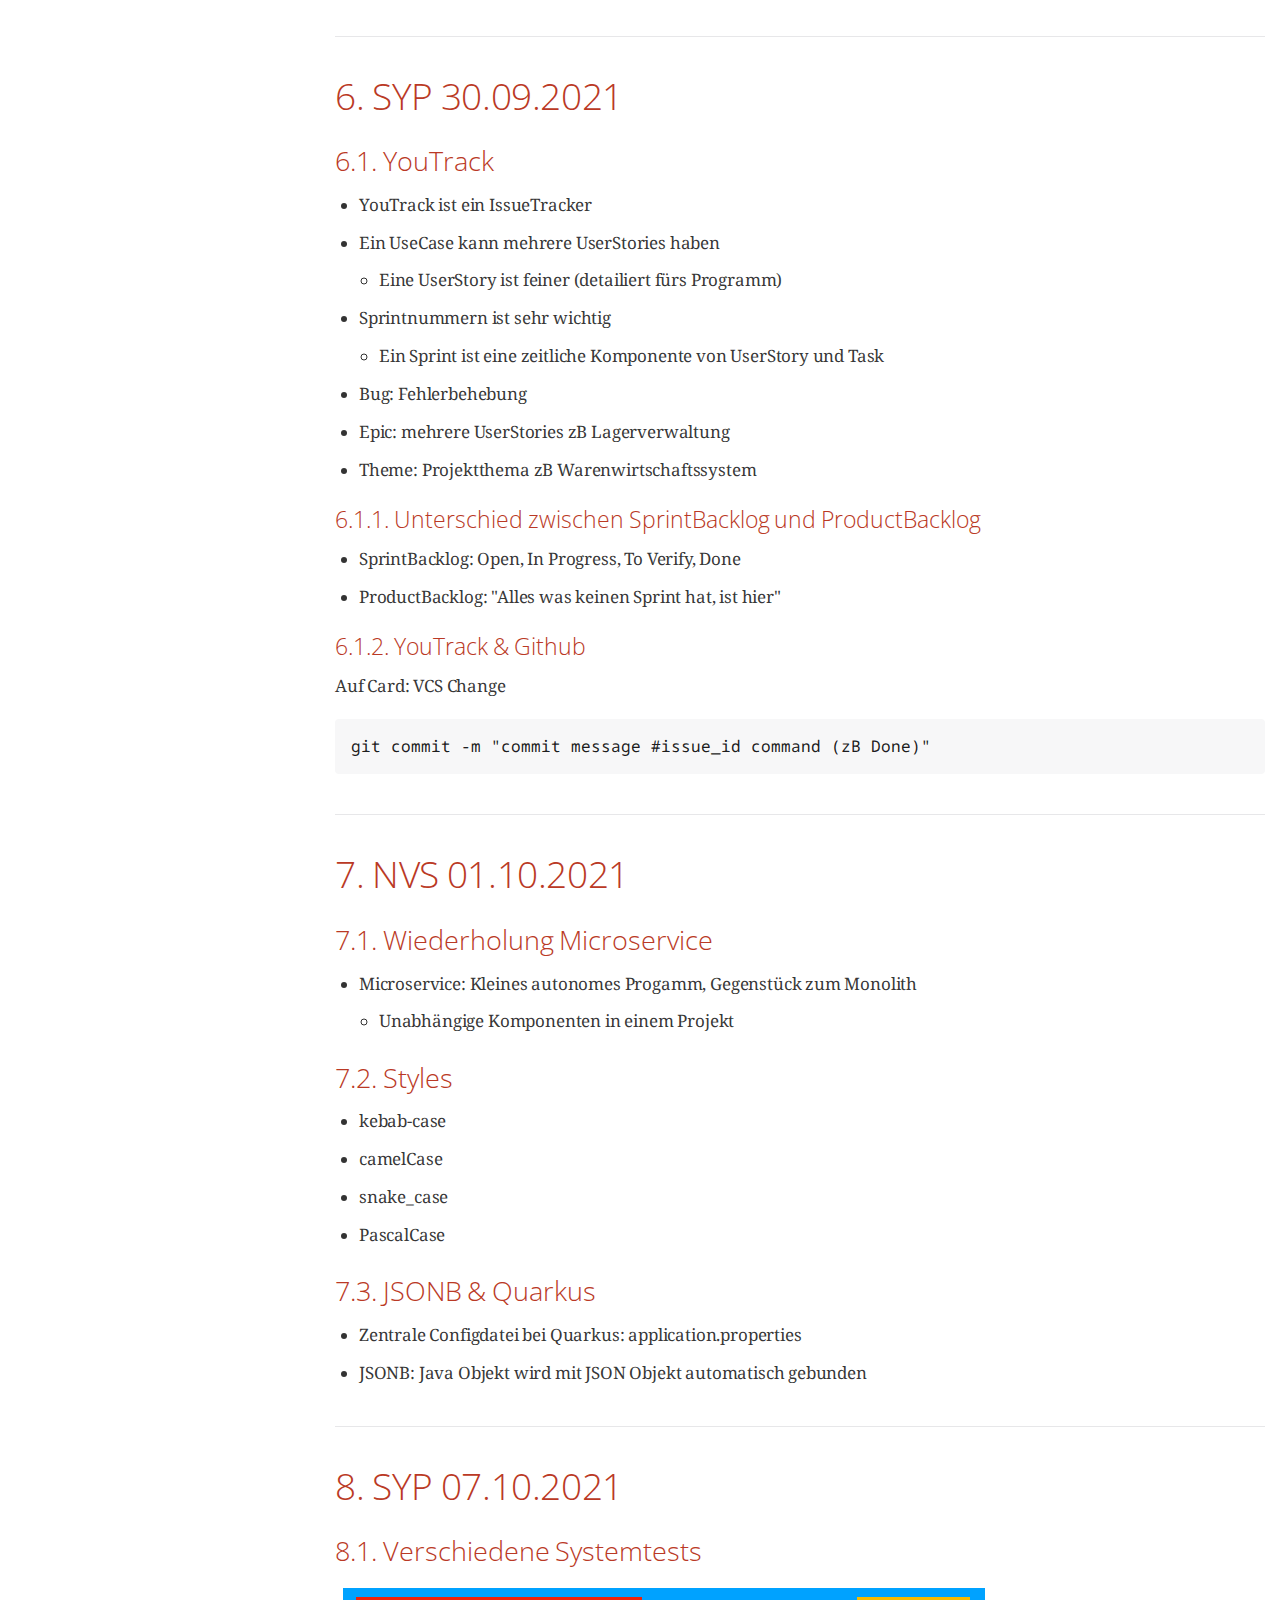
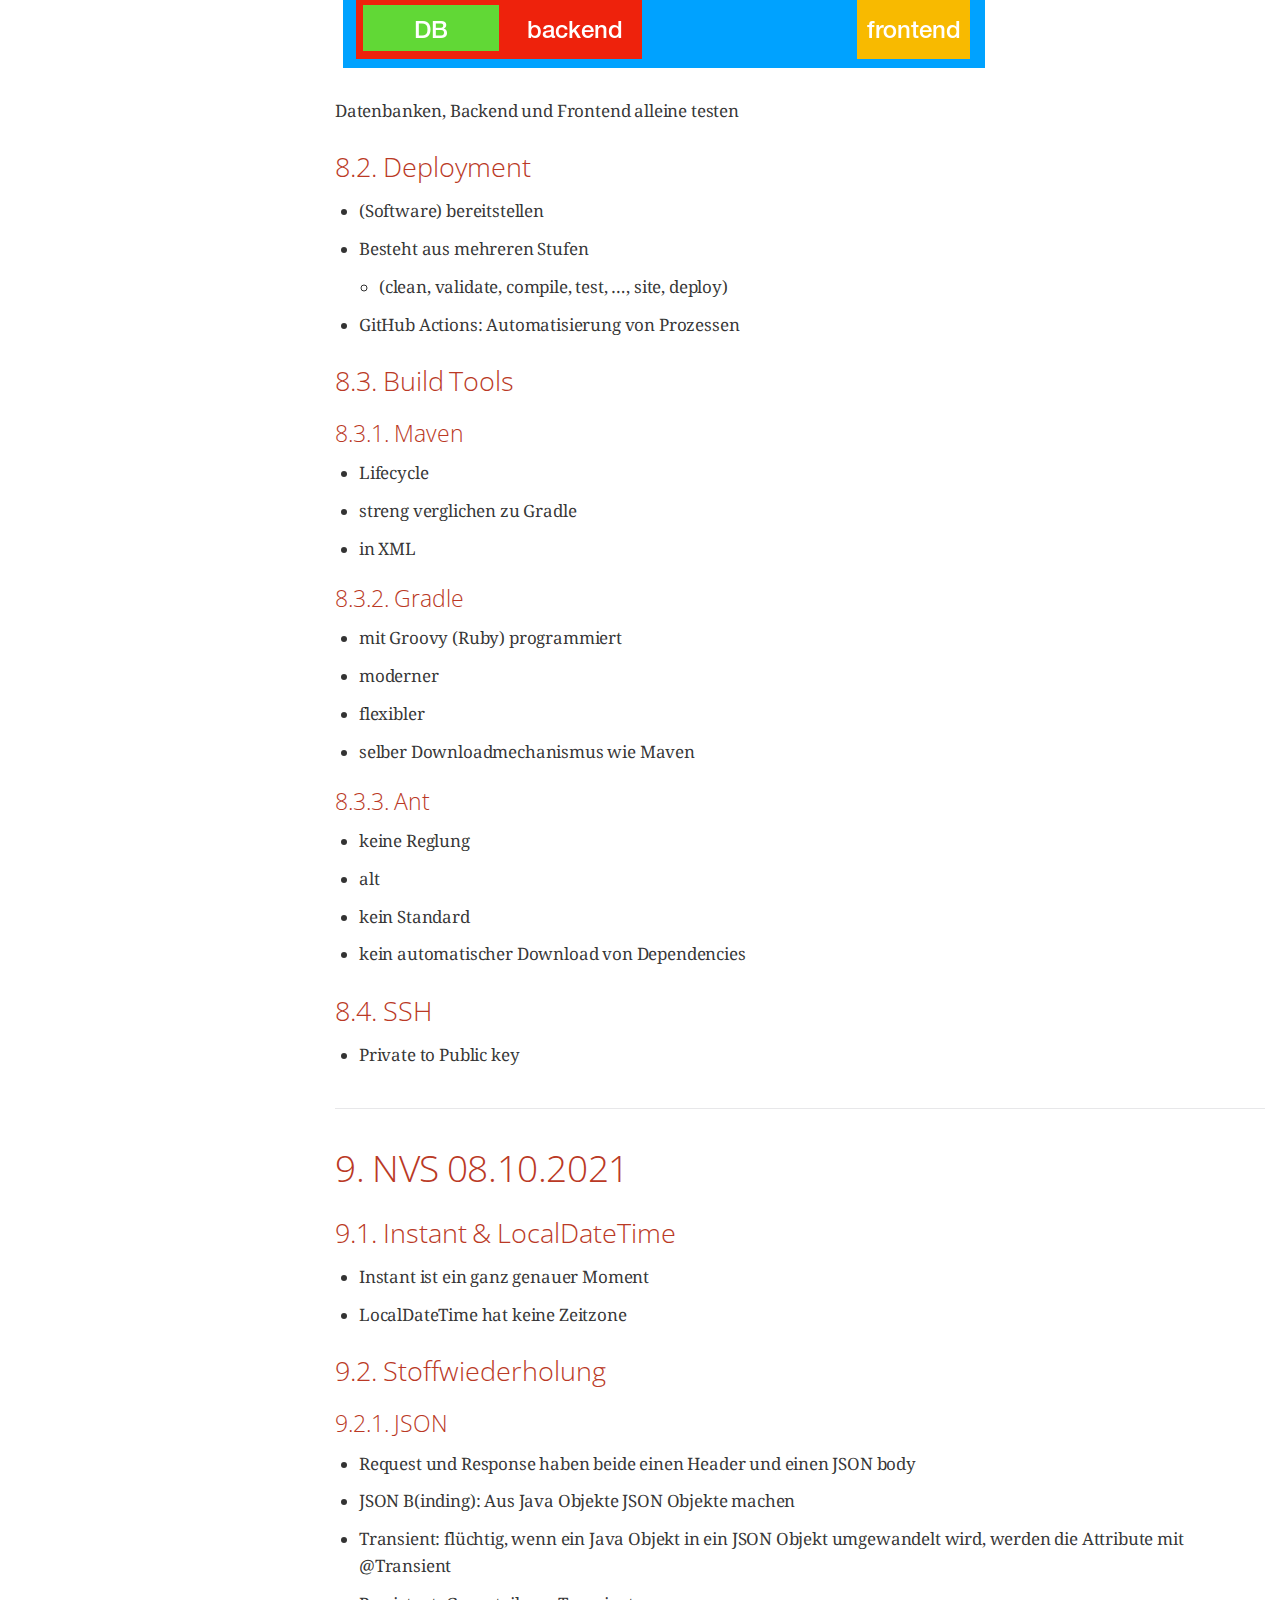
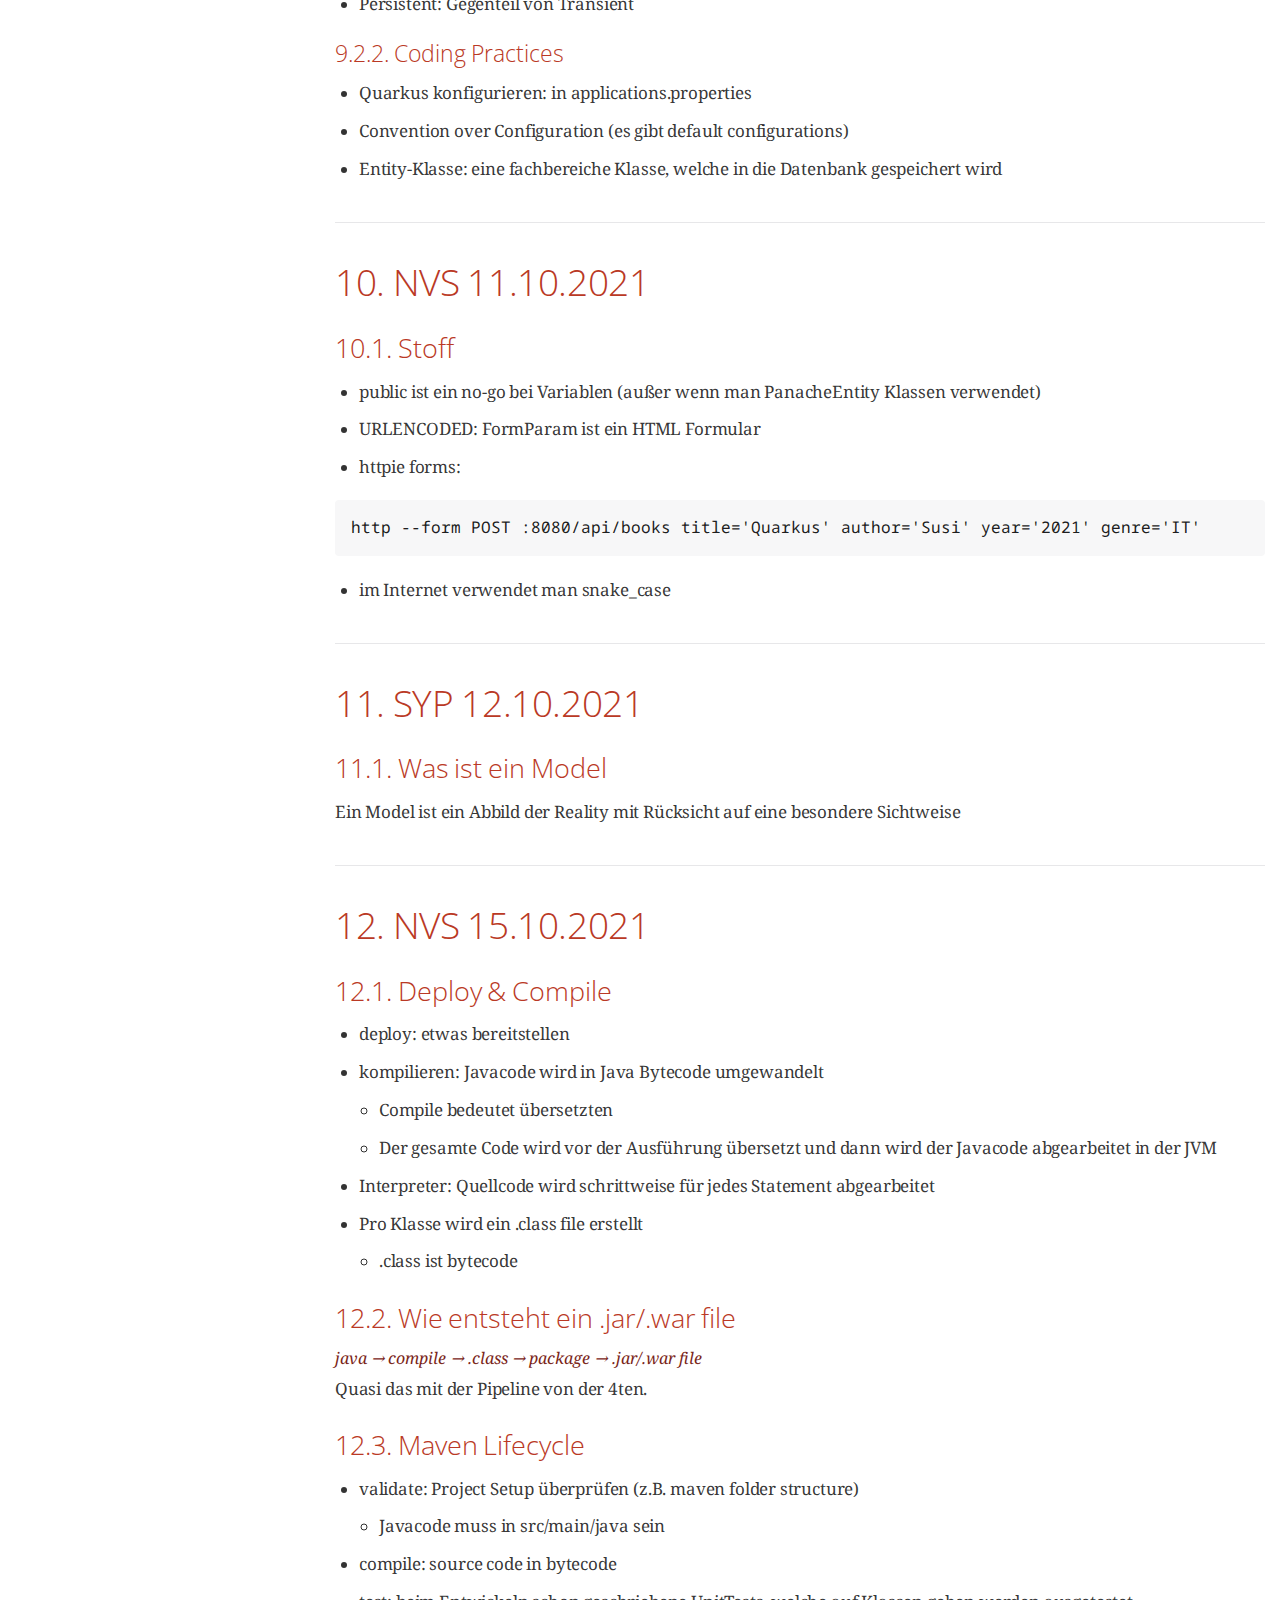
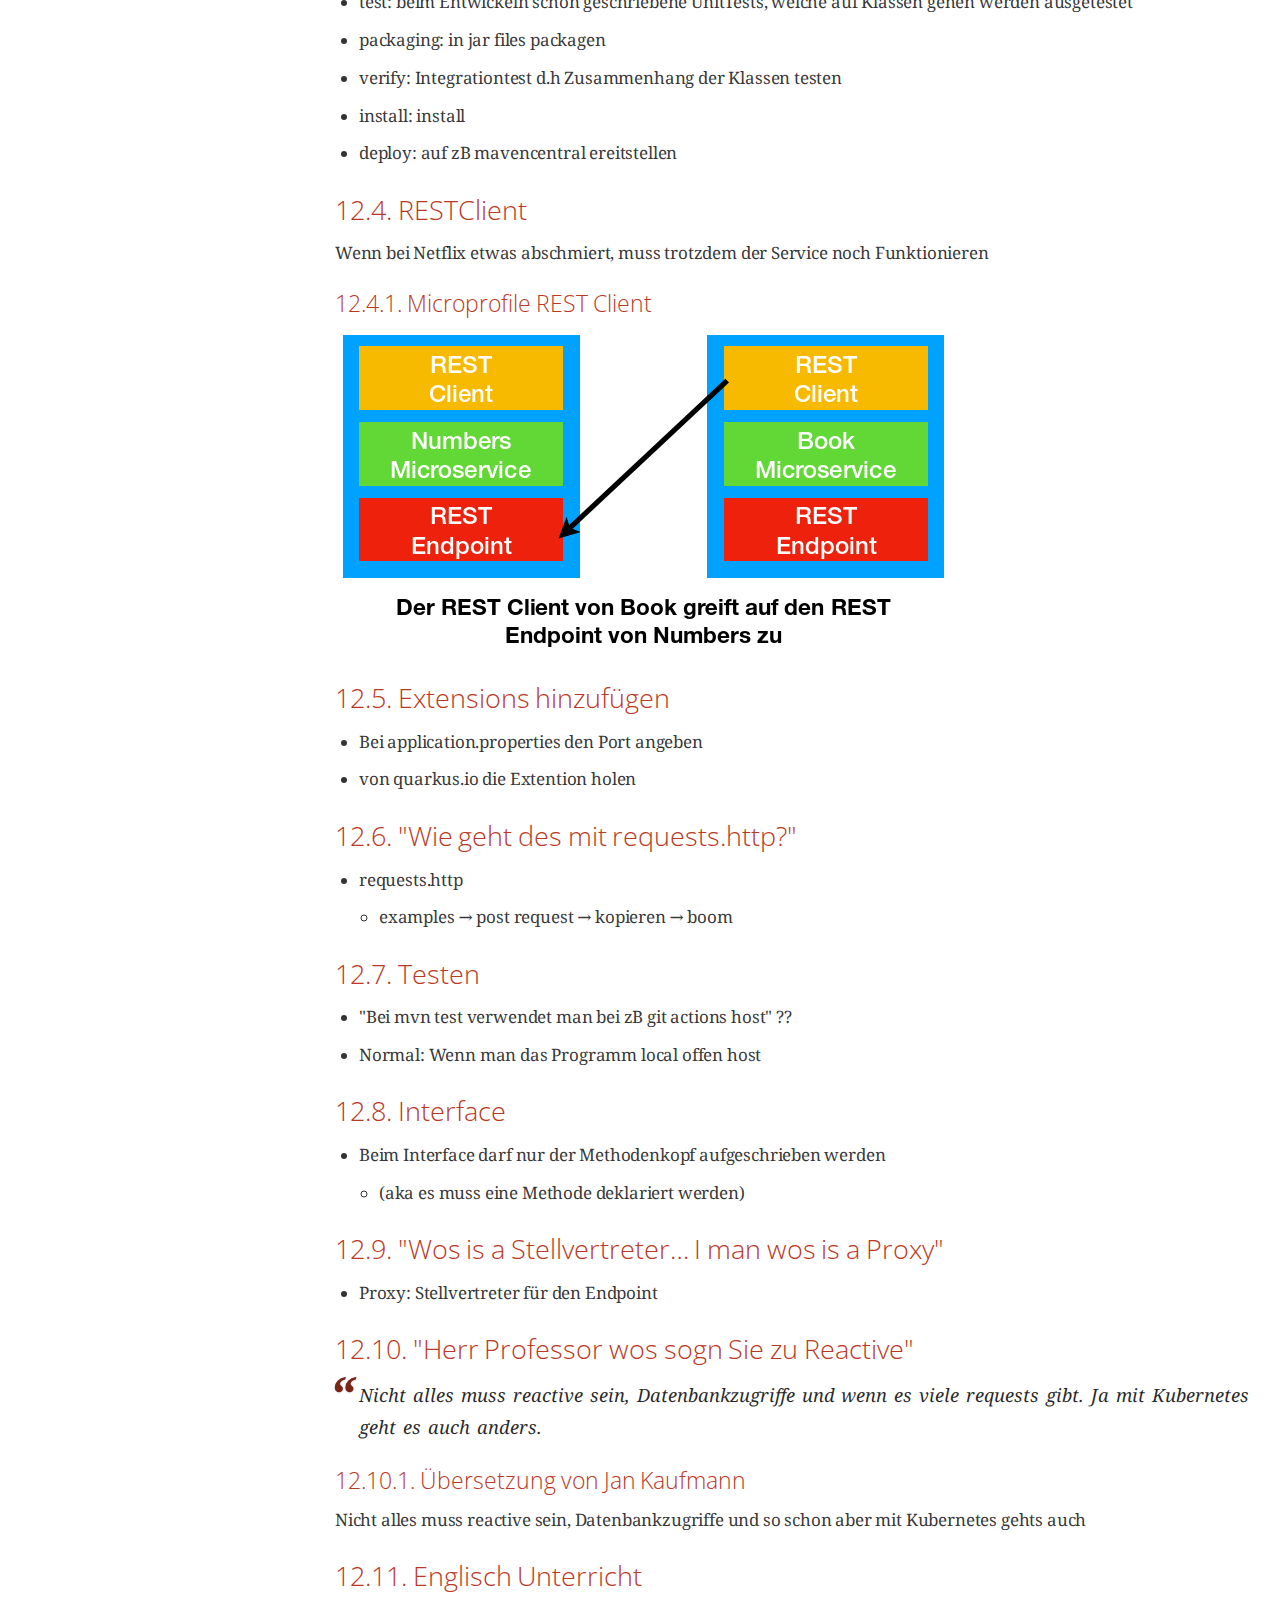
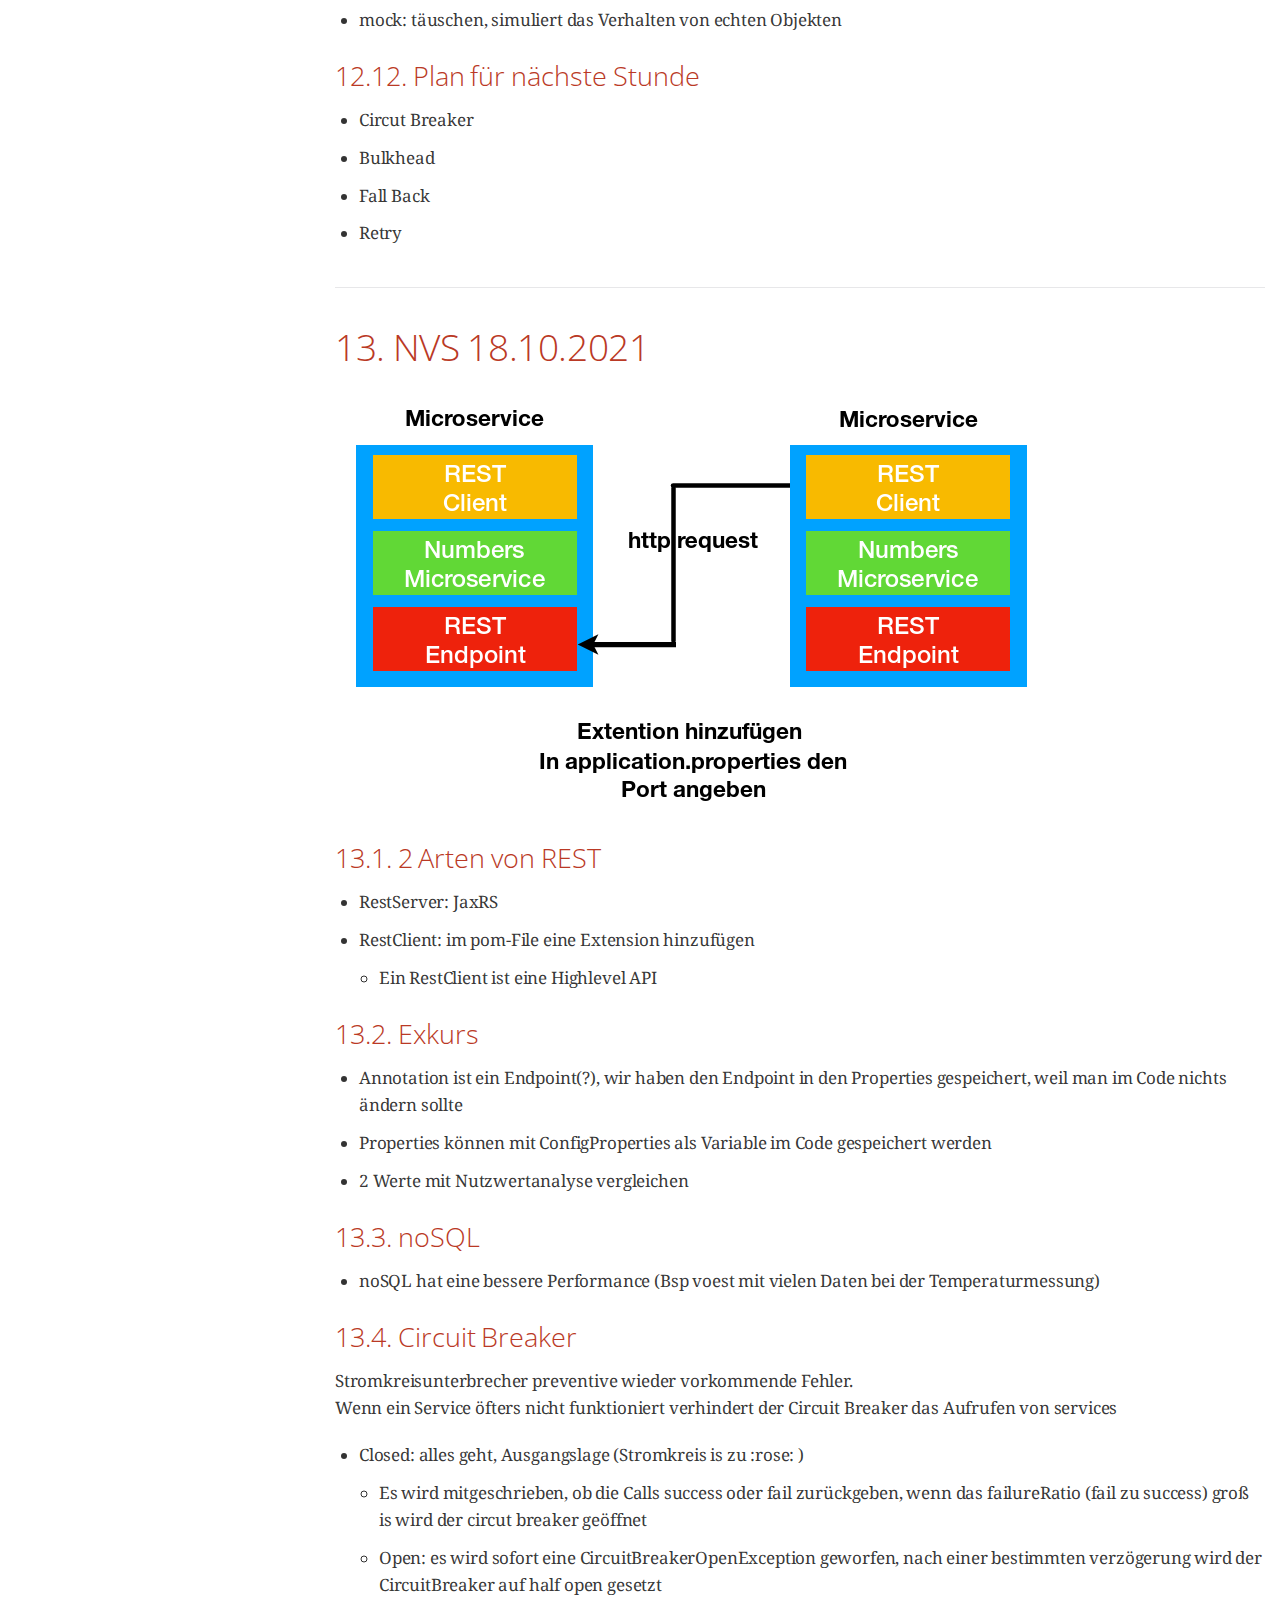
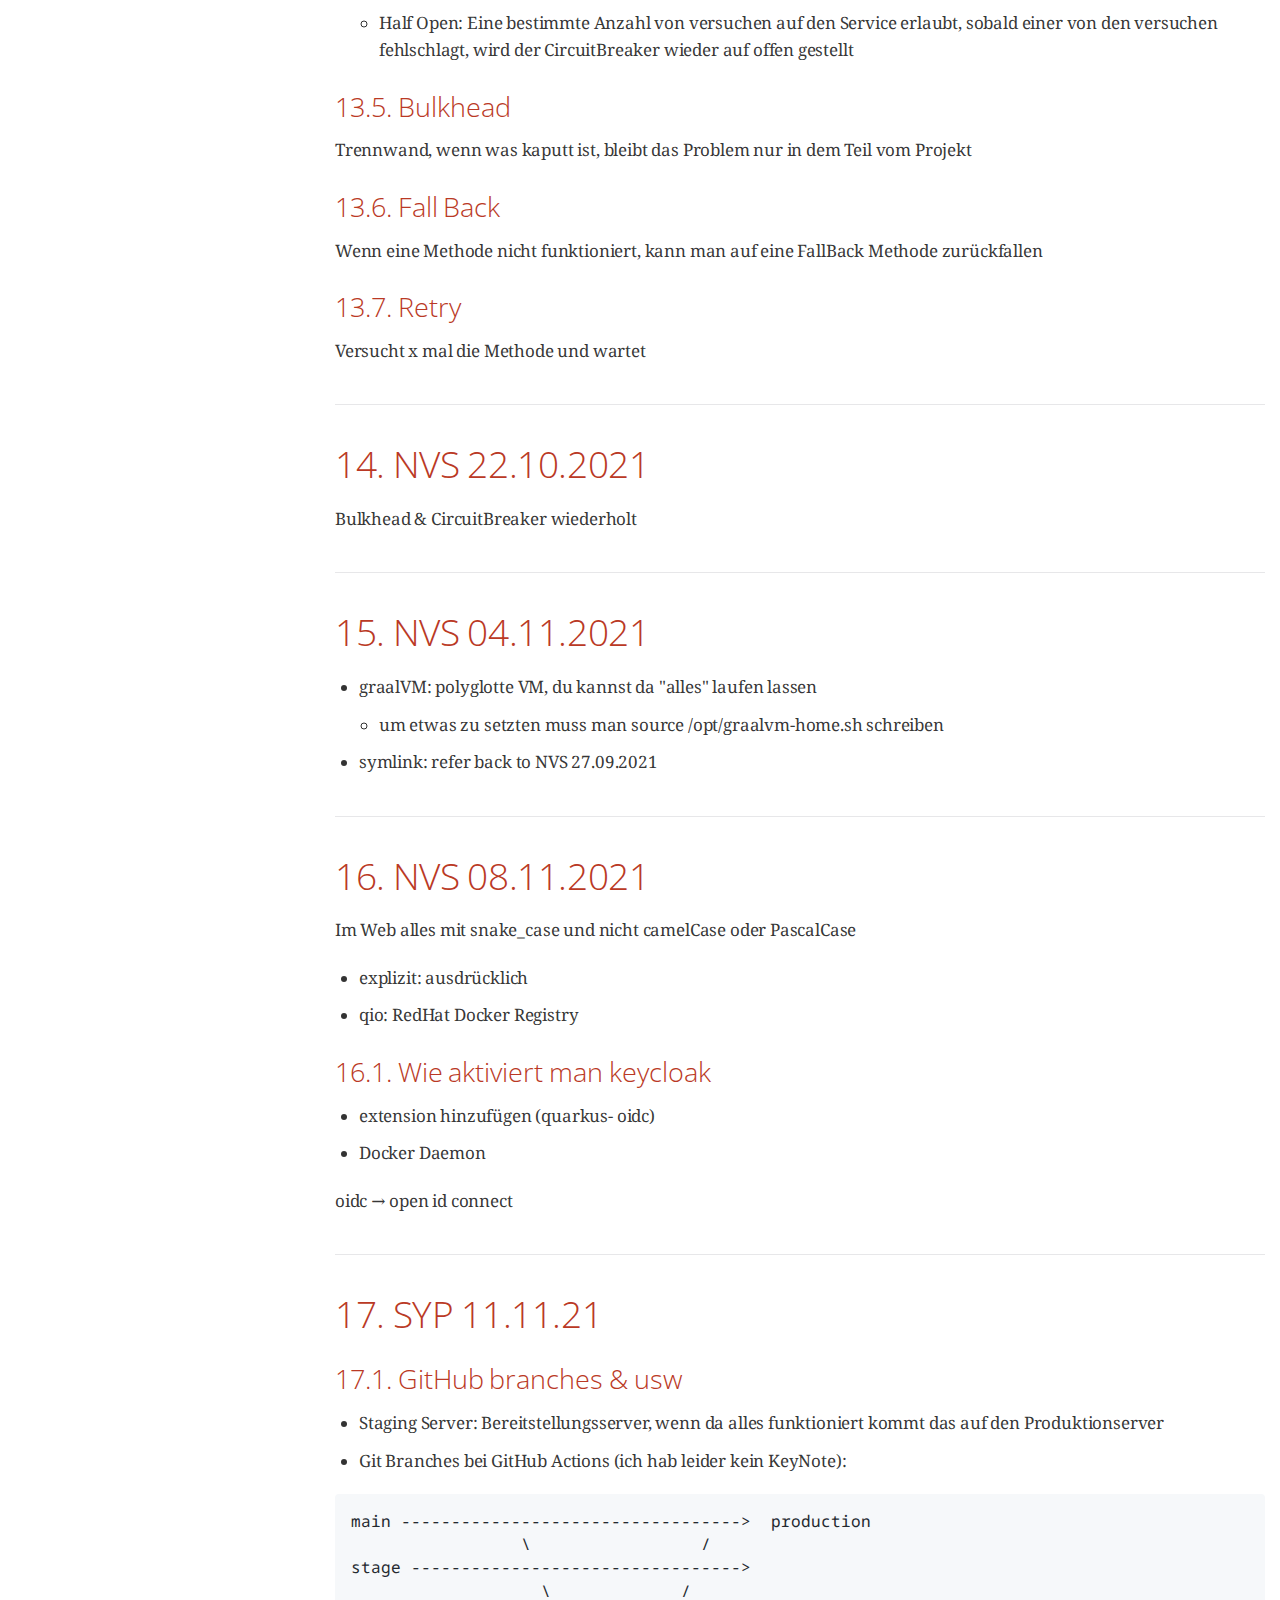
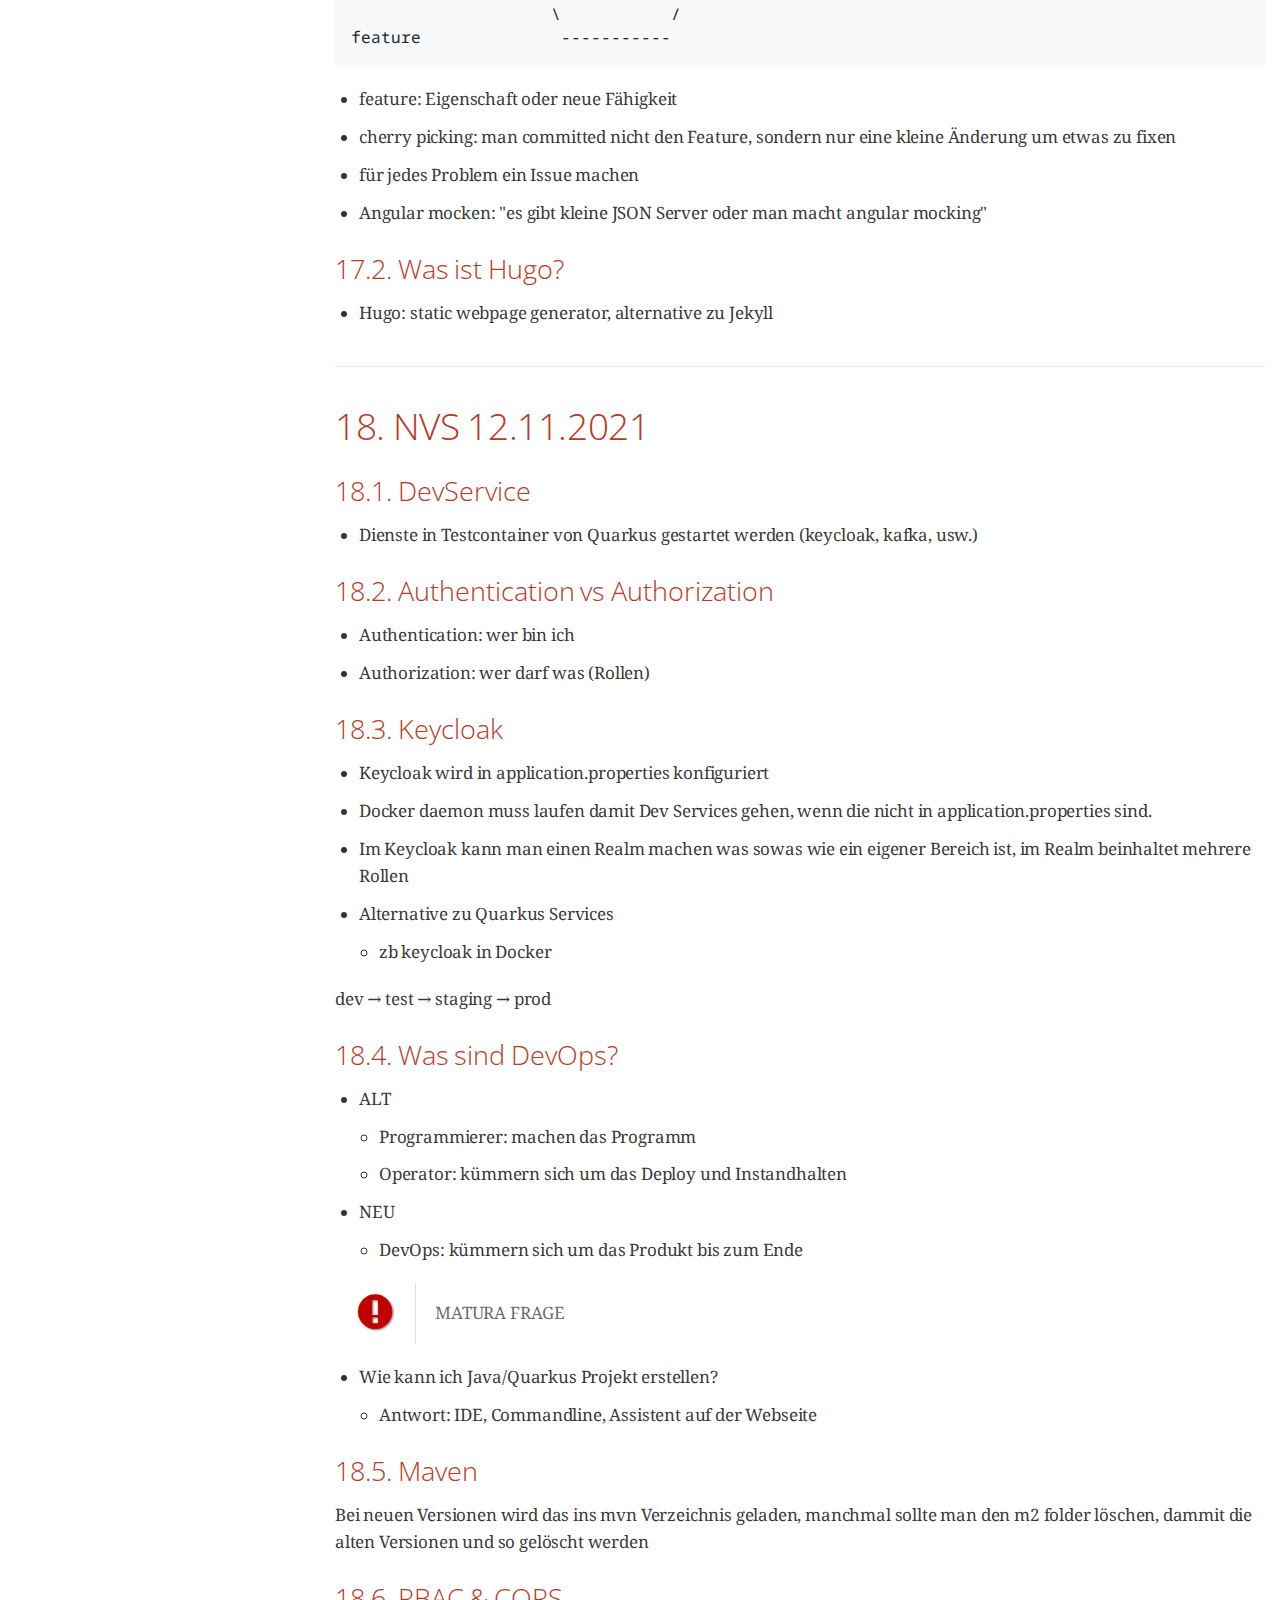
<file: notes/grape.html>
<!DOCTYPE html>
<html lang="en">
<head>
<meta charset="UTF-8">
<meta http-equiv="X-UA-Compatible" content="IE=edge">
<meta name="viewport" content="width=device-width, initial-scale=1.0">
<meta name="generator" content="Asciidoctor 2.0.20">
<link rel="icon" type="image/png" href="themes/favicon.png">
<title>🍇 Notes</title>
<link rel="stylesheet" href="https://fonts.googleapis.com/css?family=Open+Sans:300,300italic,400,400italic,600,600italic%7CNoto+Serif:400,400italic,700,700italic%7CDroid+Sans+Mono:400,700">
<style>
/*! Asciidoctor default stylesheet | MIT License | https://asciidoctor.org */
/* Uncomment the following line when using as a custom stylesheet */
/* @import "https://fonts.googleapis.com/css?family=Open+Sans:300,300italic,400,400italic,600,600italic%7CNoto+Serif:400,400italic,700,700italic%7CDroid+Sans+Mono:400,700"; */
html{font-family:sans-serif;-webkit-text-size-adjust:100%}
a{background:none}
a:focus{outline:thin dotted}
a:active,a:hover{outline:0}
h1{font-size:2em;margin:.67em 0}
b,strong{font-weight:bold}
abbr{font-size:.9em}
abbr[title]{cursor:help;border-bottom:1px dotted #dddddf;text-decoration:none}
dfn{font-style:italic}
hr{height:0}
mark{background:#ff0;color:#000}
code,kbd,pre,samp{font-family:monospace;font-size:1em}
pre{white-space:pre-wrap}
q{quotes:"\201C" "\201D" "\2018" "\2019"}
small{font-size:80%}
sub,sup{font-size:75%;line-height:0;position:relative;vertical-align:baseline}
sup{top:-.5em}
sub{bottom:-.25em}
img{border:0}
svg:not(:root){overflow:hidden}
figure{margin:0}
audio,video{display:inline-block}
audio:not([controls]){display:none;height:0}
fieldset{border:1px solid silver;margin:0 2px;padding:.35em .625em .75em}
legend{border:0;padding:0}
button,input,select,textarea{font-family:inherit;font-size:100%;margin:0}
button,input{line-height:normal}
button,select{text-transform:none}
button,html input[type=button],input[type=reset],input[type=submit]{-webkit-appearance:button;cursor:pointer}
button[disabled],html input[disabled]{cursor:default}
input[type=checkbox],input[type=radio]{padding:0}
button::-moz-focus-inner,input::-moz-focus-inner{border:0;padding:0}
textarea{overflow:auto;vertical-align:top}
table{border-collapse:collapse;border-spacing:0}
*,::before,::after{box-sizing:border-box}
html,body{font-size:100%}
body{background:#fff;color:rgba(0,0,0,.8);padding:0;margin:0;font-family:"Noto Serif","DejaVu Serif",serif;line-height:1;position:relative;cursor:auto;-moz-tab-size:4;-o-tab-size:4;tab-size:4;word-wrap:anywhere;-moz-osx-font-smoothing:grayscale;-webkit-font-smoothing:antialiased}
a:hover{cursor:pointer}
img,object,embed{max-width:100%;height:auto}
object,embed{height:100%}
img{-ms-interpolation-mode:bicubic}
.left{float:left!important}
.right{float:right!important}
.text-left{text-align:left!important}
.text-right{text-align:right!important}
.text-center{text-align:center!important}
.text-justify{text-align:justify!important}
.hide{display:none}
img,object,svg{display:inline-block;vertical-align:middle}
textarea{height:auto;min-height:50px}
select{width:100%}
.subheader,.admonitionblock td.content>.title,.audioblock>.title,.exampleblock>.title,.imageblock>.title,.listingblock>.title,.literalblock>.title,.stemblock>.title,.openblock>.title,.paragraph>.title,.quoteblock>.title,table.tableblock>.title,.verseblock>.title,.videoblock>.title,.dlist>.title,.olist>.title,.ulist>.title,.qlist>.title,.hdlist>.title{line-height:1.45;color:#7a2518;font-weight:400;margin-top:0;margin-bottom:.25em}
div,dl,dt,dd,ul,ol,li,h1,h2,h3,#toctitle,.sidebarblock>.content>.title,h4,h5,h6,pre,form,p,blockquote,th,td{margin:0;padding:0}
a{color:#2156a5;text-decoration:underline;line-height:inherit}
a:hover,a:focus{color:#1d4b8f}
a img{border:0}
p{line-height:1.6;margin-bottom:1.25em;text-rendering:optimizeLegibility}
p aside{font-size:.875em;line-height:1.35;font-style:italic}
h1,h2,h3,#toctitle,.sidebarblock>.content>.title,h4,h5,h6{font-family:"Open Sans","DejaVu Sans",sans-serif;font-weight:300;font-style:normal;color:#ba3925;text-rendering:optimizeLegibility;margin-top:1em;margin-bottom:.5em;line-height:1.0125em}
h1 small,h2 small,h3 small,#toctitle small,.sidebarblock>.content>.title small,h4 small,h5 small,h6 small{font-size:60%;color:#e99b8f;line-height:0}
h1{font-size:2.125em}
h2{font-size:1.6875em}
h3,#toctitle,.sidebarblock>.content>.title{font-size:1.375em}
h4,h5{font-size:1.125em}
h6{font-size:1em}
hr{border:solid #dddddf;border-width:1px 0 0;clear:both;margin:1.25em 0 1.1875em}
em,i{font-style:italic;line-height:inherit}
strong,b{font-weight:bold;line-height:inherit}
small{font-size:60%;line-height:inherit}
code{font-family:"Droid Sans Mono","DejaVu Sans Mono",monospace;font-weight:400;color:rgba(0,0,0,.9)}
ul,ol,dl{line-height:1.6;margin-bottom:1.25em;list-style-position:outside;font-family:inherit}
ul,ol{margin-left:1.5em}
ul li ul,ul li ol{margin-left:1.25em;margin-bottom:0}
ul.circle{list-style-type:circle}
ul.disc{list-style-type:disc}
ul.square{list-style-type:square}
ul.circle ul:not([class]),ul.disc ul:not([class]),ul.square ul:not([class]){list-style:inherit}
ol li ul,ol li ol{margin-left:1.25em;margin-bottom:0}
dl dt{margin-bottom:.3125em;font-weight:bold}
dl dd{margin-bottom:1.25em}
blockquote{margin:0 0 1.25em;padding:.5625em 1.25em 0 1.1875em;border-left:1px solid #ddd}
blockquote,blockquote p{line-height:1.6;color:rgba(0,0,0,.85)}
@media screen and (min-width:768px){h1,h2,h3,#toctitle,.sidebarblock>.content>.title,h4,h5,h6{line-height:1.2}
h1{font-size:2.75em}
h2{font-size:2.3125em}
h3,#toctitle,.sidebarblock>.content>.title{font-size:1.6875em}
h4{font-size:1.4375em}}
table{background:#fff;margin-bottom:1.25em;border:1px solid #dedede;word-wrap:normal}
table thead,table tfoot{background:#f7f8f7}
table thead tr th,table thead tr td,table tfoot tr th,table tfoot tr td{padding:.5em .625em .625em;font-size:inherit;color:rgba(0,0,0,.8);text-align:left}
table tr th,table tr td{padding:.5625em .625em;font-size:inherit;color:rgba(0,0,0,.8)}
table tr.even,table tr.alt{background:#f8f8f7}
table thead tr th,table tfoot tr th,table tbody tr td,table tr td,table tfoot tr td{line-height:1.6}
h1,h2,h3,#toctitle,.sidebarblock>.content>.title,h4,h5,h6{line-height:1.2;word-spacing:-.05em}
h1 strong,h2 strong,h3 strong,#toctitle strong,.sidebarblock>.content>.title strong,h4 strong,h5 strong,h6 strong{font-weight:400}
.center{margin-left:auto;margin-right:auto}
.stretch{width:100%}
.clearfix::before,.clearfix::after,.float-group::before,.float-group::after{content:" ";display:table}
.clearfix::after,.float-group::after{clear:both}
:not(pre).nobreak{word-wrap:normal}
:not(pre).nowrap{white-space:nowrap}
:not(pre).pre-wrap{white-space:pre-wrap}
:not(pre):not([class^=L])>code{font-size:.9375em;font-style:normal!important;letter-spacing:0;padding:.1em .5ex;word-spacing:-.15em;background:#f7f7f8;border-radius:4px;line-height:1.45;text-rendering:optimizeSpeed}
pre{color:rgba(0,0,0,.9);font-family:"Droid Sans Mono","DejaVu Sans Mono",monospace;line-height:1.45;text-rendering:optimizeSpeed}
pre code,pre pre{color:inherit;font-size:inherit;line-height:inherit}
pre>code{display:block}
pre.nowrap,pre.nowrap pre{white-space:pre;word-wrap:normal}
em em{font-style:normal}
strong strong{font-weight:400}
.keyseq{color:rgba(51,51,51,.8)}
kbd{font-family:"Droid Sans Mono","DejaVu Sans Mono",monospace;display:inline-block;color:rgba(0,0,0,.8);font-size:.65em;line-height:1.45;background:#f7f7f7;border:1px solid #ccc;border-radius:3px;box-shadow:0 1px 0 rgba(0,0,0,.2),inset 0 0 0 .1em #fff;margin:0 .15em;padding:.2em .5em;vertical-align:middle;position:relative;top:-.1em;white-space:nowrap}
.keyseq kbd:first-child{margin-left:0}
.keyseq kbd:last-child{margin-right:0}
.menuseq,.menuref{color:#000}
.menuseq b:not(.caret),.menuref{font-weight:inherit}
.menuseq{word-spacing:-.02em}
.menuseq b.caret{font-size:1.25em;line-height:.8}
.menuseq i.caret{font-weight:bold;text-align:center;width:.45em}
b.button::before,b.button::after{position:relative;top:-1px;font-weight:400}
b.button::before{content:"[";padding:0 3px 0 2px}
b.button::after{content:"]";padding:0 2px 0 3px}
p a>code:hover{color:rgba(0,0,0,.9)}
#header,#content,#footnotes,#footer{width:100%;margin:0 auto;max-width:62.5em;*zoom:1;position:relative;padding-left:.9375em;padding-right:.9375em}
#header::before,#header::after,#content::before,#content::after,#footnotes::before,#footnotes::after,#footer::before,#footer::after{content:" ";display:table}
#header::after,#content::after,#footnotes::after,#footer::after{clear:both}
#content{margin-top:1.25em}
#content::before{content:none}
#header>h1:first-child{color:rgba(0,0,0,.85);margin-top:2.25rem;margin-bottom:0}
#header>h1:first-child+#toc{margin-top:8px;border-top:1px solid #dddddf}
#header>h1:only-child,body.toc2 #header>h1:nth-last-child(2){border-bottom:1px solid #dddddf;padding-bottom:8px}
#header .details{border-bottom:1px solid #dddddf;line-height:1.45;padding-top:.25em;padding-bottom:.25em;padding-left:.25em;color:rgba(0,0,0,.6);display:flex;flex-flow:row wrap}
#header .details span:first-child{margin-left:-.125em}
#header .details span.email a{color:rgba(0,0,0,.85)}
#header .details br{display:none}
#header .details br+span::before{content:"\00a0\2013\00a0"}
#header .details br+span.author::before{content:"\00a0\22c5\00a0";color:rgba(0,0,0,.85)}
#header .details br+span#revremark::before{content:"\00a0|\00a0"}
#header #revnumber{text-transform:capitalize}
#header #revnumber::after{content:"\00a0"}
#content>h1:first-child:not([class]){color:rgba(0,0,0,.85);border-bottom:1px solid #dddddf;padding-bottom:8px;margin-top:0;padding-top:1rem;margin-bottom:1.25rem}
#toc{border-bottom:1px solid #e7e7e9;padding-bottom:.5em}
#toc>ul{margin-left:.125em}
#toc ul.sectlevel0>li>a{font-style:italic}
#toc ul.sectlevel0 ul.sectlevel1{margin:.5em 0}
#toc ul{font-family:"Open Sans","DejaVu Sans",sans-serif;list-style-type:none}
#toc li{line-height:1.3334;margin-top:.3334em}
#toc a{text-decoration:none}
#toc a:active{text-decoration:underline}
#toctitle{color:#7a2518;font-size:1.2em}
@media screen and (min-width:768px){#toctitle{font-size:1.375em}
body.toc2{padding-left:15em;padding-right:0}
#toc.toc2{margin-top:0!important;background:#f8f8f7;position:fixed;width:15em;left:0;top:0;border-right:1px solid #e7e7e9;border-top-width:0!important;border-bottom-width:0!important;z-index:1000;padding:1.25em 1em;height:100%;overflow:auto}
#toc.toc2 #toctitle{margin-top:0;margin-bottom:.8rem;font-size:1.2em}
#toc.toc2>ul{font-size:.9em;margin-bottom:0}
#toc.toc2 ul ul{margin-left:0;padding-left:1em}
#toc.toc2 ul.sectlevel0 ul.sectlevel1{padding-left:0;margin-top:.5em;margin-bottom:.5em}
body.toc2.toc-right{padding-left:0;padding-right:15em}
body.toc2.toc-right #toc.toc2{border-right-width:0;border-left:1px solid #e7e7e9;left:auto;right:0}}
@media screen and (min-width:1280px){body.toc2{padding-left:20em;padding-right:0}
#toc.toc2{width:20em}
#toc.toc2 #toctitle{font-size:1.375em}
#toc.toc2>ul{font-size:.95em}
#toc.toc2 ul ul{padding-left:1.25em}
body.toc2.toc-right{padding-left:0;padding-right:20em}}
#content #toc{border:1px solid #e0e0dc;margin-bottom:1.25em;padding:1.25em;background:#f8f8f7;border-radius:4px}
#content #toc>:first-child{margin-top:0}
#content #toc>:last-child{margin-bottom:0}
#footer{max-width:none;background:rgba(0,0,0,.8);padding:1.25em}
#footer-text{color:hsla(0,0%,100%,.8);line-height:1.44}
#content{margin-bottom:.625em}
.sect1{padding-bottom:.625em}
@media screen and (min-width:768px){#content{margin-bottom:1.25em}
.sect1{padding-bottom:1.25em}}
.sect1:last-child{padding-bottom:0}
.sect1+.sect1{border-top:1px solid #e7e7e9}
#content h1>a.anchor,h2>a.anchor,h3>a.anchor,#toctitle>a.anchor,.sidebarblock>.content>.title>a.anchor,h4>a.anchor,h5>a.anchor,h6>a.anchor{position:absolute;z-index:1001;width:1.5ex;margin-left:-1.5ex;display:block;text-decoration:none!important;visibility:hidden;text-align:center;font-weight:400}
#content h1>a.anchor::before,h2>a.anchor::before,h3>a.anchor::before,#toctitle>a.anchor::before,.sidebarblock>.content>.title>a.anchor::before,h4>a.anchor::before,h5>a.anchor::before,h6>a.anchor::before{content:"\00A7";font-size:.85em;display:block;padding-top:.1em}
#content h1:hover>a.anchor,#content h1>a.anchor:hover,h2:hover>a.anchor,h2>a.anchor:hover,h3:hover>a.anchor,#toctitle:hover>a.anchor,.sidebarblock>.content>.title:hover>a.anchor,h3>a.anchor:hover,#toctitle>a.anchor:hover,.sidebarblock>.content>.title>a.anchor:hover,h4:hover>a.anchor,h4>a.anchor:hover,h5:hover>a.anchor,h5>a.anchor:hover,h6:hover>a.anchor,h6>a.anchor:hover{visibility:visible}
#content h1>a.link,h2>a.link,h3>a.link,#toctitle>a.link,.sidebarblock>.content>.title>a.link,h4>a.link,h5>a.link,h6>a.link{color:#ba3925;text-decoration:none}
#content h1>a.link:hover,h2>a.link:hover,h3>a.link:hover,#toctitle>a.link:hover,.sidebarblock>.content>.title>a.link:hover,h4>a.link:hover,h5>a.link:hover,h6>a.link:hover{color:#a53221}
details,.audioblock,.imageblock,.literalblock,.listingblock,.stemblock,.videoblock{margin-bottom:1.25em}
details{margin-left:1.25rem}
details>summary{cursor:pointer;display:block;position:relative;line-height:1.6;margin-bottom:.625rem;outline:none;-webkit-tap-highlight-color:transparent}
details>summary::-webkit-details-marker{display:none}
details>summary::before{content:"";border:solid transparent;border-left:solid;border-width:.3em 0 .3em .5em;position:absolute;top:.5em;left:-1.25rem;transform:translateX(15%)}
details[open]>summary::before{border:solid transparent;border-top:solid;border-width:.5em .3em 0;transform:translateY(15%)}
details>summary::after{content:"";width:1.25rem;height:1em;position:absolute;top:.3em;left:-1.25rem}
.admonitionblock td.content>.title,.audioblock>.title,.exampleblock>.title,.imageblock>.title,.listingblock>.title,.literalblock>.title,.stemblock>.title,.openblock>.title,.paragraph>.title,.quoteblock>.title,table.tableblock>.title,.verseblock>.title,.videoblock>.title,.dlist>.title,.olist>.title,.ulist>.title,.qlist>.title,.hdlist>.title{text-rendering:optimizeLegibility;text-align:left;font-family:"Noto Serif","DejaVu Serif",serif;font-size:1rem;font-style:italic}
table.tableblock.fit-content>caption.title{white-space:nowrap;width:0}
.paragraph.lead>p,#preamble>.sectionbody>[class=paragraph]:first-of-type p{font-size:1.21875em;line-height:1.6;color:rgba(0,0,0,.85)}
.admonitionblock>table{border-collapse:separate;border:0;background:none;width:100%}
.admonitionblock>table td.icon{text-align:center;width:80px}
.admonitionblock>table td.icon img{max-width:none}
.admonitionblock>table td.icon .title{font-weight:bold;font-family:"Open Sans","DejaVu Sans",sans-serif;text-transform:uppercase}
.admonitionblock>table td.content{padding-left:1.125em;padding-right:1.25em;border-left:1px solid #dddddf;color:rgba(0,0,0,.6);word-wrap:anywhere}
.admonitionblock>table td.content>:last-child>:last-child{margin-bottom:0}
.exampleblock>.content{border:1px solid #e6e6e6;margin-bottom:1.25em;padding:1.25em;background:#fff;border-radius:4px}
.sidebarblock{border:1px solid #dbdbd6;margin-bottom:1.25em;padding:1.25em;background:#f3f3f2;border-radius:4px}
.sidebarblock>.content>.title{color:#7a2518;margin-top:0;text-align:center}
.exampleblock>.content>:first-child,.sidebarblock>.content>:first-child{margin-top:0}
.exampleblock>.content>:last-child,.exampleblock>.content>:last-child>:last-child,.exampleblock>.content .olist>ol>li:last-child>:last-child,.exampleblock>.content .ulist>ul>li:last-child>:last-child,.exampleblock>.content .qlist>ol>li:last-child>:last-child,.sidebarblock>.content>:last-child,.sidebarblock>.content>:last-child>:last-child,.sidebarblock>.content .olist>ol>li:last-child>:last-child,.sidebarblock>.content .ulist>ul>li:last-child>:last-child,.sidebarblock>.content .qlist>ol>li:last-child>:last-child{margin-bottom:0}
.literalblock pre,.listingblock>.content>pre{border-radius:4px;overflow-x:auto;padding:1em;font-size:.8125em}
@media screen and (min-width:768px){.literalblock pre,.listingblock>.content>pre{font-size:.90625em}}
@media screen and (min-width:1280px){.literalblock pre,.listingblock>.content>pre{font-size:1em}}
.literalblock pre,.listingblock>.content>pre:not(.highlight),.listingblock>.content>pre[class=highlight],.listingblock>.content>pre[class^="highlight "]{background:#f7f7f8}
.literalblock.output pre{color:#f7f7f8;background:rgba(0,0,0,.9)}
.listingblock>.content{position:relative}
.listingblock code[data-lang]::before{display:none;content:attr(data-lang);position:absolute;font-size:.75em;top:.425rem;right:.5rem;line-height:1;text-transform:uppercase;color:inherit;opacity:.5}
.listingblock:hover code[data-lang]::before{display:block}
.listingblock.terminal pre .command::before{content:attr(data-prompt);padding-right:.5em;color:inherit;opacity:.5}
.listingblock.terminal pre .command:not([data-prompt])::before{content:"$"}
.listingblock pre.highlightjs{padding:0}
.listingblock pre.highlightjs>code{padding:1em;border-radius:4px}
.listingblock pre.prettyprint{border-width:0}
.prettyprint{background:#f7f7f8}
pre.prettyprint .linenums{line-height:1.45;margin-left:2em}
pre.prettyprint li{background:none;list-style-type:inherit;padding-left:0}
pre.prettyprint li code[data-lang]::before{opacity:1}
pre.prettyprint li:not(:first-child) code[data-lang]::before{display:none}
table.linenotable{border-collapse:separate;border:0;margin-bottom:0;background:none}
table.linenotable td[class]{color:inherit;vertical-align:top;padding:0;line-height:inherit;white-space:normal}
table.linenotable td.code{padding-left:.75em}
table.linenotable td.linenos,pre.pygments .linenos{border-right:1px solid;opacity:.35;padding-right:.5em;-webkit-user-select:none;-moz-user-select:none;-ms-user-select:none;user-select:none}
pre.pygments span.linenos{display:inline-block;margin-right:.75em}
.quoteblock{margin:0 1em 1.25em 1.5em;display:table}
.quoteblock:not(.excerpt)>.title{margin-left:-1.5em;margin-bottom:.75em}
.quoteblock blockquote,.quoteblock p{color:rgba(0,0,0,.85);font-size:1.15rem;line-height:1.75;word-spacing:.1em;letter-spacing:0;font-style:italic;text-align:justify}
.quoteblock blockquote{margin:0;padding:0;border:0}
.quoteblock blockquote::before{content:"\201c";float:left;font-size:2.75em;font-weight:bold;line-height:.6em;margin-left:-.6em;color:#7a2518;text-shadow:0 1px 2px rgba(0,0,0,.1)}
.quoteblock blockquote>.paragraph:last-child p{margin-bottom:0}
.quoteblock .attribution{margin-top:.75em;margin-right:.5ex;text-align:right}
.verseblock{margin:0 1em 1.25em}
.verseblock pre{font-family:"Open Sans","DejaVu Sans",sans-serif;font-size:1.15rem;color:rgba(0,0,0,.85);font-weight:300;text-rendering:optimizeLegibility}
.verseblock pre strong{font-weight:400}
.verseblock .attribution{margin-top:1.25rem;margin-left:.5ex}
.quoteblock .attribution,.verseblock .attribution{font-size:.9375em;line-height:1.45;font-style:italic}
.quoteblock .attribution br,.verseblock .attribution br{display:none}
.quoteblock .attribution cite,.verseblock .attribution cite{display:block;letter-spacing:-.025em;color:rgba(0,0,0,.6)}
.quoteblock.abstract blockquote::before,.quoteblock.excerpt blockquote::before,.quoteblock .quoteblock blockquote::before{display:none}
.quoteblock.abstract blockquote,.quoteblock.abstract p,.quoteblock.excerpt blockquote,.quoteblock.excerpt p,.quoteblock .quoteblock blockquote,.quoteblock .quoteblock p{line-height:1.6;word-spacing:0}
.quoteblock.abstract{margin:0 1em 1.25em;display:block}
.quoteblock.abstract>.title{margin:0 0 .375em;font-size:1.15em;text-align:center}
.quoteblock.excerpt>blockquote,.quoteblock .quoteblock{padding:0 0 .25em 1em;border-left:.25em solid #dddddf}
.quoteblock.excerpt,.quoteblock .quoteblock{margin-left:0}
.quoteblock.excerpt blockquote,.quoteblock.excerpt p,.quoteblock .quoteblock blockquote,.quoteblock .quoteblock p{color:inherit;font-size:1.0625rem}
.quoteblock.excerpt .attribution,.quoteblock .quoteblock .attribution{color:inherit;font-size:.85rem;text-align:left;margin-right:0}
p.tableblock:last-child{margin-bottom:0}
td.tableblock>.content{margin-bottom:1.25em;word-wrap:anywhere}
td.tableblock>.content>:last-child{margin-bottom:-1.25em}
table.tableblock,th.tableblock,td.tableblock{border:0 solid #dedede}
table.grid-all>*>tr>*{border-width:1px}
table.grid-cols>*>tr>*{border-width:0 1px}
table.grid-rows>*>tr>*{border-width:1px 0}
table.frame-all{border-width:1px}
table.frame-ends{border-width:1px 0}
table.frame-sides{border-width:0 1px}
table.frame-none>colgroup+*>:first-child>*,table.frame-sides>colgroup+*>:first-child>*{border-top-width:0}
table.frame-none>:last-child>:last-child>*,table.frame-sides>:last-child>:last-child>*{border-bottom-width:0}
table.frame-none>*>tr>:first-child,table.frame-ends>*>tr>:first-child{border-left-width:0}
table.frame-none>*>tr>:last-child,table.frame-ends>*>tr>:last-child{border-right-width:0}
table.stripes-all>*>tr,table.stripes-odd>*>tr:nth-of-type(odd),table.stripes-even>*>tr:nth-of-type(even),table.stripes-hover>*>tr:hover{background:#f8f8f7}
th.halign-left,td.halign-left{text-align:left}
th.halign-right,td.halign-right{text-align:right}
th.halign-center,td.halign-center{text-align:center}
th.valign-top,td.valign-top{vertical-align:top}
th.valign-bottom,td.valign-bottom{vertical-align:bottom}
th.valign-middle,td.valign-middle{vertical-align:middle}
table thead th,table tfoot th{font-weight:bold}
tbody tr th{background:#f7f8f7}
tbody tr th,tbody tr th p,tfoot tr th,tfoot tr th p{color:rgba(0,0,0,.8);font-weight:bold}
p.tableblock>code:only-child{background:none;padding:0}
p.tableblock{font-size:1em}
ol{margin-left:1.75em}
ul li ol{margin-left:1.5em}
dl dd{margin-left:1.125em}
dl dd:last-child,dl dd:last-child>:last-child{margin-bottom:0}
li p,ul dd,ol dd,.olist .olist,.ulist .ulist,.ulist .olist,.olist .ulist{margin-bottom:.625em}
ul.checklist,ul.none,ol.none,ul.no-bullet,ol.no-bullet,ol.unnumbered,ul.unstyled,ol.unstyled{list-style-type:none}
ul.no-bullet,ol.no-bullet,ol.unnumbered{margin-left:.625em}
ul.unstyled,ol.unstyled{margin-left:0}
li>p:empty:only-child::before{content:"";display:inline-block}
ul.checklist>li>p:first-child{margin-left:-1em}
ul.checklist>li>p:first-child>.fa-square-o:first-child,ul.checklist>li>p:first-child>.fa-check-square-o:first-child{width:1.25em;font-size:.8em;position:relative;bottom:.125em}
ul.checklist>li>p:first-child>input[type=checkbox]:first-child{margin-right:.25em}
ul.inline{display:flex;flex-flow:row wrap;list-style:none;margin:0 0 .625em -1.25em}
ul.inline>li{margin-left:1.25em}
.unstyled dl dt{font-weight:400;font-style:normal}
ol.arabic{list-style-type:decimal}
ol.decimal{list-style-type:decimal-leading-zero}
ol.loweralpha{list-style-type:lower-alpha}
ol.upperalpha{list-style-type:upper-alpha}
ol.lowerroman{list-style-type:lower-roman}
ol.upperroman{list-style-type:upper-roman}
ol.lowergreek{list-style-type:lower-greek}
.hdlist>table,.colist>table{border:0;background:none}
.hdlist>table>tbody>tr,.colist>table>tbody>tr{background:none}
td.hdlist1,td.hdlist2{vertical-align:top;padding:0 .625em}
td.hdlist1{font-weight:bold;padding-bottom:1.25em}
td.hdlist2{word-wrap:anywhere}
.literalblock+.colist,.listingblock+.colist{margin-top:-.5em}
.colist td:not([class]):first-child{padding:.4em .75em 0;line-height:1;vertical-align:top}
.colist td:not([class]):first-child img{max-width:none}
.colist td:not([class]):last-child{padding:.25em 0}
.thumb,.th{line-height:0;display:inline-block;border:4px solid #fff;box-shadow:0 0 0 1px #ddd}
.imageblock.left{margin:.25em .625em 1.25em 0}
.imageblock.right{margin:.25em 0 1.25em .625em}
.imageblock>.title{margin-bottom:0}
.imageblock.thumb,.imageblock.th{border-width:6px}
.imageblock.thumb>.title,.imageblock.th>.title{padding:0 .125em}
.image.left,.image.right{margin-top:.25em;margin-bottom:.25em;display:inline-block;line-height:0}
.image.left{margin-right:.625em}
.image.right{margin-left:.625em}
a.image{text-decoration:none;display:inline-block}
a.image object{pointer-events:none}
sup.footnote,sup.footnoteref{font-size:.875em;position:static;vertical-align:super}
sup.footnote a,sup.footnoteref a{text-decoration:none}
sup.footnote a:active,sup.footnoteref a:active{text-decoration:underline}
#footnotes{padding-top:.75em;padding-bottom:.75em;margin-bottom:.625em}
#footnotes hr{width:20%;min-width:6.25em;margin:-.25em 0 .75em;border-width:1px 0 0}
#footnotes .footnote{padding:0 .375em 0 .225em;line-height:1.3334;font-size:.875em;margin-left:1.2em;margin-bottom:.2em}
#footnotes .footnote a:first-of-type{font-weight:bold;text-decoration:none;margin-left:-1.05em}
#footnotes .footnote:last-of-type{margin-bottom:0}
#content #footnotes{margin-top:-.625em;margin-bottom:0;padding:.75em 0}
div.unbreakable{page-break-inside:avoid}
.big{font-size:larger}
.small{font-size:smaller}
.underline{text-decoration:underline}
.overline{text-decoration:overline}
.line-through{text-decoration:line-through}
.aqua{color:#00bfbf}
.aqua-background{background:#00fafa}
.black{color:#000}
.black-background{background:#000}
.blue{color:#0000bf}
.blue-background{background:#0000fa}
.fuchsia{color:#bf00bf}
.fuchsia-background{background:#fa00fa}
.gray{color:#606060}
.gray-background{background:#7d7d7d}
.green{color:#006000}
.green-background{background:#007d00}
.lime{color:#00bf00}
.lime-background{background:#00fa00}
.maroon{color:#600000}
.maroon-background{background:#7d0000}
.navy{color:#000060}
.navy-background{background:#00007d}
.olive{color:#606000}
.olive-background{background:#7d7d00}
.purple{color:#600060}
.purple-background{background:#7d007d}
.red{color:#bf0000}
.red-background{background:#fa0000}
.silver{color:#909090}
.silver-background{background:#bcbcbc}
.teal{color:#006060}
.teal-background{background:#007d7d}
.white{color:#bfbfbf}
.white-background{background:#fafafa}
.yellow{color:#bfbf00}
.yellow-background{background:#fafa00}
span.icon>.fa{cursor:default}
a span.icon>.fa{cursor:inherit}
.admonitionblock td.icon [class^="fa icon-"]{font-size:2.5em;text-shadow:1px 1px 2px rgba(0,0,0,.5);cursor:default}
.admonitionblock td.icon .icon-note::before{content:"\f05a";color:#19407c}
.admonitionblock td.icon .icon-tip::before{content:"\f0eb";text-shadow:1px 1px 2px rgba(155,155,0,.8);color:#111}
.admonitionblock td.icon .icon-warning::before{content:"\f071";color:#bf6900}
.admonitionblock td.icon .icon-caution::before{content:"\f06d";color:#bf3400}
.admonitionblock td.icon .icon-important::before{content:"\f06a";color:#bf0000}
.conum[data-value]{display:inline-block;color:#fff!important;background:rgba(0,0,0,.8);border-radius:50%;text-align:center;font-size:.75em;width:1.67em;height:1.67em;line-height:1.67em;font-family:"Open Sans","DejaVu Sans",sans-serif;font-style:normal;font-weight:bold}
.conum[data-value] *{color:#fff!important}
.conum[data-value]+b{display:none}
.conum[data-value]::after{content:attr(data-value)}
pre .conum[data-value]{position:relative;top:-.125em}
b.conum *{color:inherit!important}
.conum:not([data-value]):empty{display:none}
dt,th.tableblock,td.content,div.footnote{text-rendering:optimizeLegibility}
h1,h2,p,td.content,span.alt,summary{letter-spacing:-.01em}
p strong,td.content strong,div.footnote strong{letter-spacing:-.005em}
p,blockquote,dt,td.content,td.hdlist1,span.alt,summary{font-size:1.0625rem}
p{margin-bottom:1.25rem}
.sidebarblock p,.sidebarblock dt,.sidebarblock td.content,p.tableblock{font-size:1em}
.exampleblock>.content{background:#fffef7;border-color:#e0e0dc;box-shadow:0 1px 4px #e0e0dc}
.print-only{display:none!important}
@page{margin:1.25cm .75cm}
@media print{*{box-shadow:none!important;text-shadow:none!important}
html{font-size:80%}
a{color:inherit!important;text-decoration:underline!important}
a.bare,a[href^="#"],a[href^="mailto:"]{text-decoration:none!important}
a[href^="http:"]:not(.bare)::after,a[href^="https:"]:not(.bare)::after{content:"(" attr(href) ")";display:inline-block;font-size:.875em;padding-left:.25em}
abbr[title]{border-bottom:1px dotted}
abbr[title]::after{content:" (" attr(title) ")"}
pre,blockquote,tr,img,object,svg{page-break-inside:avoid}
thead{display:table-header-group}
svg{max-width:100%}
p,blockquote,dt,td.content{font-size:1em;orphans:3;widows:3}
h2,h3,#toctitle,.sidebarblock>.content>.title{page-break-after:avoid}
#header,#content,#footnotes,#footer{max-width:none}
#toc,.sidebarblock,.exampleblock>.content{background:none!important}
#toc{border-bottom:1px solid #dddddf!important;padding-bottom:0!important}
body.book #header{text-align:center}
body.book #header>h1:first-child{border:0!important;margin:2.5em 0 1em}
body.book #header .details{border:0!important;display:block;padding:0!important}
body.book #header .details span:first-child{margin-left:0!important}
body.book #header .details br{display:block}
body.book #header .details br+span::before{content:none!important}
body.book #toc{border:0!important;text-align:left!important;padding:0!important;margin:0!important}
body.book #toc,body.book #preamble,body.book h1.sect0,body.book .sect1>h2{page-break-before:always}
.listingblock code[data-lang]::before{display:block}
#footer{padding:0 .9375em}
.hide-on-print{display:none!important}
.print-only{display:block!important}
.hide-for-print{display:none!important}
.show-for-print{display:inherit!important}}
@media amzn-kf8,print{#header>h1:first-child{margin-top:1.25rem}
.sect1{padding:0!important}
.sect1+.sect1{border:0}
#footer{background:none}
#footer-text{color:rgba(0,0,0,.6);font-size:.9em}}
@media amzn-kf8{#header,#content,#footnotes,#footer{padding:0}}
</style>
<link rel="stylesheet" href="https://cdnjs.cloudflare.com/ajax/libs/font-awesome/4.7.0/css/font-awesome.min.css">
<style>
pre.rouge table td { padding: 5px; }
pre.rouge table pre { margin: 0; }
pre.rouge, pre.rouge .w {
  color: #24292f;
  background-color: #f6f8fa;
}
pre.rouge .k, pre.rouge .kd, pre.rouge .kn, pre.rouge .kp, pre.rouge .kr, pre.rouge .kt, pre.rouge .kv {
  color: #cf222e;
}
pre.rouge .gr {
  color: #f6f8fa;
}
pre.rouge .gd {
  color: #82071e;
  background-color: #ffebe9;
}
pre.rouge .nb {
  color: #953800;
}
pre.rouge .nc {
  color: #953800;
}
pre.rouge .no {
  color: #953800;
}
pre.rouge .nn {
  color: #953800;
}
pre.rouge .sr {
  color: #116329;
}
pre.rouge .na {
  color: #116329;
}
pre.rouge .nt {
  color: #116329;
}
pre.rouge .gi {
  color: #116329;
  background-color: #dafbe1;
}
pre.rouge .kc {
  color: #0550ae;
}
pre.rouge .l, pre.rouge .ld, pre.rouge .m, pre.rouge .mb, pre.rouge .mf, pre.rouge .mh, pre.rouge .mi, pre.rouge .il, pre.rouge .mo, pre.rouge .mx {
  color: #0550ae;
}
pre.rouge .sb {
  color: #0550ae;
}
pre.rouge .bp {
  color: #0550ae;
}
pre.rouge .ne {
  color: #0550ae;
}
pre.rouge .nl {
  color: #0550ae;
}
pre.rouge .py {
  color: #0550ae;
}
pre.rouge .nv, pre.rouge .vc, pre.rouge .vg, pre.rouge .vi, pre.rouge .vm {
  color: #0550ae;
}
pre.rouge .o, pre.rouge .ow {
  color: #0550ae;
}
pre.rouge .gh {
  color: #0550ae;
  font-weight: bold;
}
pre.rouge .gu {
  color: #0550ae;
  font-weight: bold;
}
pre.rouge .s, pre.rouge .sa, pre.rouge .sc, pre.rouge .dl, pre.rouge .sd, pre.rouge .s2, pre.rouge .se, pre.rouge .sh, pre.rouge .sx, pre.rouge .s1, pre.rouge .ss {
  color: #0a3069;
}
pre.rouge .nd {
  color: #8250df;
}
pre.rouge .nf, pre.rouge .fm {
  color: #8250df;
}
pre.rouge .err {
  color: #f6f8fa;
  background-color: #82071e;
}
pre.rouge .c, pre.rouge .ch, pre.rouge .cd, pre.rouge .cm, pre.rouge .cp, pre.rouge .cpf, pre.rouge .c1, pre.rouge .cs {
  color: #6e7781;
}
pre.rouge .gl {
  color: #6e7781;
}
pre.rouge .gt {
  color: #6e7781;
}
pre.rouge .ni {
  color: #24292f;
}
pre.rouge .si {
  color: #24292f;
}
pre.rouge .ge {
  color: #24292f;
  font-style: italic;
}
pre.rouge .gs {
  color: #24292f;
  font-weight: bold;
}
</style>
</head>
<body class="article toc2 toc-left">
<div id="header">
<h1>🍇 Notes</h1>
<div id="toc" class="toc2">
<div id="toctitle">Table of Contents</div>
<ul class="sectlevel1">
<li><a href="#_syp_16_09_2021">1. SYP 16.09.2021</a>
<ul class="sectlevel2">
<li><a href="#_jakartaee_vs_microprofile">1.1. JakartaEE vs Microprofile</a></li>
<li><a href="#_exkurs_kubernetes">1.2. Exkurs Kubernetes</a></li>
<li><a href="#_graalvm_natives_kompilieren">1.3. GraalVm &amp; Natives kompilieren</a></li>
</ul>
</li>
<li><a href="#_nvs_17_09_2021">2. NVS 17.09.2021</a>
<ul class="sectlevel2">
<li><a href="#_versionierung">2.1. Versionierung</a></li>
<li><a href="#_andere_meldungen">2.2. Andere Meldungen</a></li>
<li><a href="#_dynamisch_vs_statisch">2.3. Dynamisch vs Statisch</a></li>
</ul>
</li>
<li><a href="#_syp_23_09_2021">3. SYP 23.09.2021</a>
<ul class="sectlevel2">
<li><a href="#_presentation_basics">3.1. Presentation Basics</a></li>
<li><a href="#_wsl2_intellij">3.2. WSL2 &amp; IntelliJ</a></li>
</ul>
</li>
<li><a href="#_nvs_24_09_2021">4. NVS 24.09.2021</a>
<ul class="sectlevel2">
<li><a href="#_monolith_vs_microservices">4.1. Monolith vs Microservices</a></li>
<li><a href="#_was_sind_micorservices">4.2. Was sind Micorservices</a></li>
<li><a href="#_fault_tolerance">4.3. Fault Tolerance</a></li>
<li><a href="#_microprofile">4.4. Microprofile</a></li>
<li><a href="#_html_rest">4.5. HTML &amp; REST</a></li>
<li><a href="#_exkurs">4.6. Exkurs</a></li>
</ul>
</li>
<li><a href="#_nvs_27_09_2021">5. NVS 27.09.2021</a>
<ul class="sectlevel2">
<li><a href="#_was_ist_symlink">5.1. Was ist symlink</a></li>
</ul>
</li>
<li><a href="#_syp_30_09_2021">6. SYP 30.09.2021</a>
<ul class="sectlevel2">
<li><a href="#_youtrack">6.1. YouTrack</a></li>
</ul>
</li>
<li><a href="#_nvs_01_10_2021">7. NVS 01.10.2021</a>
<ul class="sectlevel2">
<li><a href="#_wiederholung_microservice">7.1. Wiederholung Microservice</a></li>
<li><a href="#_styles">7.2. Styles</a></li>
<li><a href="#_jsonb_quarkus">7.3. JSONB &amp; Quarkus</a></li>
</ul>
</li>
<li><a href="#_syp_07_10_2021">8. SYP 07.10.2021</a>
<ul class="sectlevel2">
<li><a href="#_verschiedene_systemtests">8.1. Verschiedene Systemtests</a></li>
<li><a href="#_deployment">8.2. Deployment</a></li>
<li><a href="#_build_tools">8.3. Build Tools</a></li>
<li><a href="#_ssh">8.4. SSH</a></li>
</ul>
</li>
<li><a href="#_nvs_08_10_2021">9. NVS 08.10.2021</a>
<ul class="sectlevel2">
<li><a href="#_instant_localdatetime">9.1. Instant &amp; LocalDateTime</a></li>
<li><a href="#_stoffwiederholung">9.2. Stoffwiederholung</a></li>
</ul>
</li>
<li><a href="#_nvs_11_10_2021">10. NVS 11.10.2021</a>
<ul class="sectlevel2">
<li><a href="#_stoff">10.1. Stoff</a></li>
</ul>
</li>
<li><a href="#_syp_12_10_2021">11. SYP 12.10.2021</a>
<ul class="sectlevel2">
<li><a href="#_was_ist_ein_model">11.1. Was ist ein Model</a></li>
</ul>
</li>
<li><a href="#_nvs_15_10_2021">12. NVS 15.10.2021</a>
<ul class="sectlevel2">
<li><a href="#_deploy_compile">12.1. Deploy &amp; Compile</a></li>
<li><a href="#_wie_entsteht_ein_jar_war_file">12.2. Wie entsteht ein .jar/.war file</a></li>
<li><a href="#_maven_lifecycle">12.3. Maven Lifecycle</a></li>
<li><a href="#_restclient">12.4. RESTClient</a></li>
<li><a href="#_extensions_hinzufügen">12.5. Extensions hinzufügen</a></li>
<li><a href="#_wie_geht_des_mit_requests_http">12.6. "Wie geht des mit requests.http?"</a></li>
<li><a href="#_testen">12.7. Testen</a></li>
<li><a href="#_interface">12.8. Interface</a></li>
<li><a href="#_wos_is_a_stellvertreter_i_man_wos_is_a_proxy">12.9. "Wos is a Stellvertreter&#8230;&#8203; I man wos is a Proxy"</a></li>
<li><a href="#_herr_professor_wos_sogn_sie_zu_reactive">12.10. "Herr Professor wos sogn Sie zu Reactive"</a></li>
<li><a href="#_englisch_unterricht">12.11. Englisch Unterricht</a></li>
<li><a href="#_plan_für_nächste_stunde">12.12. Plan für nächste Stunde</a></li>
</ul>
</li>
<li><a href="#_nvs_18_10_2021">13. NVS 18.10.2021</a>
<ul class="sectlevel2">
<li><a href="#_2_arten_von_rest">13.1. 2 Arten von REST</a></li>
<li><a href="#_exkurs_2">13.2. Exkurs</a></li>
<li><a href="#_nosql">13.3. noSQL</a></li>
<li><a href="#_circuit_breaker">13.4. Circuit Breaker</a></li>
<li><a href="#_bulkhead">13.5. Bulkhead</a></li>
<li><a href="#_fall_back">13.6. Fall Back</a></li>
<li><a href="#_retry">13.7. Retry</a></li>
</ul>
</li>
<li><a href="#_nvs_22_10_2021">14. NVS 22.10.2021</a></li>
<li><a href="#_nvs_04_11_2021">15. NVS 04.11.2021</a></li>
<li><a href="#_nvs_08_11_2021">16. NVS 08.11.2021</a>
<ul class="sectlevel2">
<li><a href="#_wie_aktiviert_man_keycloak">16.1. Wie aktiviert man keycloak</a></li>
</ul>
</li>
<li><a href="#_syp_11_11_21">17. SYP 11.11.21</a>
<ul class="sectlevel2">
<li><a href="#_github_branches_usw">17.1. GitHub branches &amp; usw</a></li>
<li><a href="#_was_ist_hugo">17.2. Was ist Hugo?</a></li>
</ul>
</li>
<li><a href="#_nvs_12_11_2021">18. NVS 12.11.2021</a>
<ul class="sectlevel2">
<li><a href="#_devservice">18.1. DevService</a></li>
<li><a href="#_authentication_vs_authorization">18.2. Authentication vs Authorization</a></li>
<li><a href="#_keycloak">18.3. Keycloak</a></li>
<li><a href="#_was_sind_devops">18.4. Was sind DevOps?</a></li>
<li><a href="#_maven_2">18.5. Maven</a></li>
<li><a href="#_rbac_cors">18.6. RBAC &amp; CORS</a></li>
</ul>
</li>
<li><a href="#_syp_16_11_2021">19. SYP 16.11.2021</a></li>
<li><a href="#_syp_18_11_21">20. SYP 18.11.21</a>
<ul class="sectlevel2">
<li><a href="#_security">20.1. Security</a></li>
<li><a href="#_realm">20.2. Realm</a></li>
<li><a href="#_sql_sachen_in_quarkus">20.3. SQL Sachen in Quarkus</a></li>
<li><a href="#_was_ist_curl_und_http">20.4. Was ist curl und HTTP??</a></li>
<li><a href="#_jax_webservices">20.5. JAX &amp; Webservices</a></li>
<li><a href="#_exkurs_video">20.6. Exkurs Video</a></li>
<li><a href="#_sax_vs_dom">20.7. SAX vs DOM:</a></li>
<li><a href="#_jax_und_json_sind_verschiedene_implementierungen">20.8. Jax und Json sind verschiedene Implementierungen</a></li>
<li><a href="#_rest">20.9. REST</a></li>
<li><a href="#_umi">20.10. UMI</a></li>
</ul>
</li>
<li><a href="#_nvs_22_11_2021">21. NVS 22.11.2021</a>
<ul class="sectlevel2">
<li><a href="#_websockets">21.1. WebSockets</a></li>
<li><a href="#_sse">21.2. SSE</a></li>
<li><a href="#_kafka">21.3. Kafka</a></li>
</ul>
</li>
<li><a href="#_syp_30_11_2021">22. SYP 30.11.2021</a>
<ul class="sectlevel2">
<li><a href="#_scrum">22.1. SCRUM</a></li>
</ul>
</li>
<li><a href="#_nvs_10_12_21">23. NVS 10.12.21</a>
<ul class="sectlevel2">
<li><a href="#_aaa">23.1. AAA:</a></li>
<li><a href="#_assertjcore_vs_assertjdb">23.2. AssertJCore vs AssertJDB</a></li>
</ul>
</li>
<li><a href="#_nvs_20_12_21">24. NVS 20.12.21</a>
<ul class="sectlevel2">
<li><a href="#_datenbanken">24.1. Datenbanken</a></li>
<li><a href="#_business_logic_101">24.2. Business Logic 101</a></li>
</ul>
</li>
<li><a href="#_nvs_14_01_2022">25. NVS 14.01.2022</a>
<ul class="sectlevel2">
<li><a href="#_websocket">25.1. Websocket:</a></li>
<li><a href="#_problem_des_websockets_löst">25.2. Problem des Websockets löst:</a></li>
<li><a href="#_wie_lösen_websockets_dieses_problem">25.3. Wie lösen Websockets dieses Problem?</a></li>
<li><a href="#_alternativen_zu_websocket">25.4. Alternativen zu Websocket:</a></li>
<li><a href="#_synchron_und_asynchron">25.5. Synchron und Asynchron</a></li>
<li><a href="#_3_prinzipien_der_htl_leonding">25.6. 3 Prinzipien der HTL Leonding</a></li>
<li><a href="#_handshake">25.7. Handshake</a></li>
<li><a href="#_javase_vs_jakartaee">25.8. JavaSE vs JakartaEE</a></li>
<li><a href="#_canon">25.9. Canon</a></li>
<li><a href="#_3_tier_architecture">25.10. 3- tier Architecture:</a></li>
<li><a href="#_kafka_2">25.11. Kafka:</a></li>
<li><a href="#_alternativen_zu_kafka">25.12. Alternativen zu Kafka:</a></li>
</ul>
</li>
<li><a href="#_syp_18_01_2022">26. SYP 18.01.2022</a>
<ul class="sectlevel2">
<li><a href="#_v_modell_wiederholung_sehr_sehr_grob">26.1. V-Modell Wiederholung (sehr sehr grob)</a></li>
</ul>
</li>
<li><a href="#_nvs_21_01_2022">27. NVS 21.01.2022</a>
<ul class="sectlevel2">
<li><a href="#_shebang_hashbang">27.1. Shebang / HashBang</a></li>
<li><a href="#_exkurs_3">27.2. Exkurs</a></li>
</ul>
</li>
<li><a href="#_nvs_23_01_2022">28. NVS 23.01.2022</a>
<ul class="sectlevel2">
<li><a href="#_fachwörter_für_unwissende_unterrichtstouristen_buzzword_bingo_spieler">28.1. Fachwörter für Unwissende, Unterrichtstouristen &amp; Buzzword Bingo Spieler</a></li>
<li><a href="#_parameter">28.2. Parameter</a></li>
</ul>
</li>
<li><a href="#_nvs_28_01_2022">29. NVS 28.01.2022</a>
<ul class="sectlevel2">
<li><a href="#_was_ist_rest">29.1. Was ist REST?</a></li>
<li><a href="#_grpc">29.2. gRPC</a></li>
<li><a href="#_http2">29.3. HTTP/2</a></li>
<li><a href="#_was_bringt_sich_ein_code_generator">29.4. Was bringt sich ein Code Generator</a></li>
<li><a href="#_rest_standard">29.5. REST Standard</a></li>
<li><a href="#_formaler_parameter_vs_tatsächlicher_parameter">29.6. Formaler Parameter vs Tatsächlicher Parameter</a></li>
<li><a href="#_qute_quarkus_template_engine">29.7. QuTe (Quarkus Template Engine)</a></li>
</ul>
</li>
<li><a href="#_nvs_31_01_2022">30. NVS 31.01.2022</a>
<ul class="sectlevel2">
<li><a href="#_wie_sollte_man_eine_testverbeserung_machen">30.1. "Wie sollte man eine Testverbeserung machen?"</a></li>
<li><a href="#_kann_man_bei_einer_templateinstacne_auf_die_parameter_zur_laufzeit_zugreifen">30.2. Kann man bei einer Templateinstacne auf die Parameter zur Laufzeit zugreifen?</a></li>
</ul>
</li>
<li><a href="#_syp_01_02_2022">31. SYP 01.02.2022</a>
<ul class="sectlevel2">
<li><a href="#_besprechung_vini_felix">31.1. Besprechung Vini &amp; Felix</a></li>
<li><a href="#_wichtig_bei_git">31.2. Wichtig bei Git</a></li>
</ul>
</li>
<li><a href="#_syp_03_02_2022">32. SYP 03.02.2022</a>
<ul class="sectlevel2">
<li><a href="#_qute_again">32.1. QuTe again</a></li>
</ul>
</li>
<li><a href="#_syp_03_03_2022">33. SYP 03.03.2022</a>
<ul class="sectlevel2">
<li><a href="#_wieso_gh_slides_und_nicht_powerpoint">33.1. "Wieso GH Slides und nicht PowerPoint?"</a></li>
</ul>
</li>
<li><a href="#_nvs_04_03_2022">34. NVS 04.03.2022</a>
<ul class="sectlevel2">
<li><a href="#_altes_quarkus_backend_ändern">34.1. altes Quarkus Backend ändern</a></li>
<li><a href="#_mvn">34.2. .mvn</a></li>
<li><a href="#_lecture_notes">34.3. Lecture Notes</a></li>
<li><a href="#_target_ordner">34.4. Target Ordner</a></li>
</ul>
</li>
<li><a href="#_nvs_18_03_2022">35. NVS 18.03.2022</a>
<ul class="sectlevel2">
<li><a href="#_uber_jar">35.1. Uber jar</a></li>
<li><a href="#_env_variablen">35.2. ENV variablen</a></li>
<li><a href="#_mandrel">35.3. Mandrel</a></li>
</ul>
</li>
<li><a href="#_nvs_21_03_2022">36. NVS 21.03.2022</a>
<ul class="sectlevel2">
<li><a href="#_strategien_für_id">36.1. Strategien für Id</a></li>
<li><a href="#_natürlicher_schlüssel">36.2. Natürlicher Schlüssel</a></li>
<li><a href="#_surogate_schlüssel">36.3. Surogate Schlüssel</a></li>
<li><a href="#_zusammengesetzter_schlüssel">36.4. Zusammengesetzter Schlüssel</a></li>
</ul>
</li>
<li><a href="#_syp_24_03_2022">37. SYP 24.03.2022</a>
<ul class="sectlevel2">
<li><a href="#_design">37.1. Design</a></li>
</ul>
</li>
<li><a href="#_syp_31_03_2022">38. SYP 31.03.2022</a>
<ul class="sectlevel2">
<li><a href="#_cargo_cult">38.1. Cargo Cult</a></li>
<li><a href="#_slf4j">38.2. SLF4J</a></li>
<li><a href="#_runtime_exceptions_sind_gut_weil">38.3. Runtime Exceptions sind gut weil&#8230;&#8203;</a></li>
</ul>
</li>
<li><a href="#_syp_21_04_2022">39. SYP 21.04.2022</a>
<ul class="sectlevel2">
<li><a href="#_klassische_vorgehensmethoden">39.1. KLassische Vorgehensmethoden</a></li>
<li><a href="#_agile_mathode">39.2. Agile Mathode</a></li>
<li><a href="#_gen">39.3. Gen</a></li>
<li><a href="#_allgemeine_softwareentwicklung">39.4. Allgemeine Softwareentwicklung</a></li>
<li><a href="#_instrumentierung">39.5. Instrumentierung</a></li>
<li><a href="#_dashboard">39.6. Dashboard</a></li>
<li><a href="#_wie_sollen_tests_gemacht_sein">39.7. Wie sollen Tests gemacht sein</a></li>
<li><a href="#_berichtswesen">39.8. Berichtswesen</a></li>
<li><a href="#_scaleable">39.9. Scaleable</a></li>
<li><a href="#_merkmale_von_objekte">39.10. Merkmale von Objekte</a></li>
</ul>
</li>
</ul>
</div>
</div>
<div id="content">
<div class="sect1">
<h2 id="_syp_16_09_2021"><a class="anchor" href="#_syp_16_09_2021"></a>1. SYP 16.09.2021</h2>
<div class="sectionbody">
<div class="sect2">
<h3 id="_jakartaee_vs_microprofile"><a class="anchor" href="#_jakartaee_vs_microprofile"></a>1.1. JakartaEE vs Microprofile</h3>
<div class="paragraph">
<p>Microprofile Produkte: Quarkus, Micronaut, Helidon</p>
</div>
<div class="imageblock">
<div class="content">
<img src="../images/jakartaeevsmicroprofile.png" alt="jakartaeevsmicroprofile">
</div>
</div>
<div class="sect3">
<h4 id="_was_bedeutet_jar_war"><a class="anchor" href="#_was_bedeutet_jar_war"></a>1.1.1. Was bedeutet .jar &amp; .war</h4>
<div class="ulist">
<ul>
<li>
<p>jar: java archive</p>
</li>
<li>
<p>war: web archive</p>
</li>
</ul>
</div>
</div>
<div class="sect3">
<h4 id="_application_server"><a class="anchor" href="#_application_server"></a>1.1.2. Application Server</h4>
<div class="ulist">
<ul>
<li>
<p>Application Server</p>
<div class="ulist">
<ul>
<li>
<p>Apps</p>
</li>
<li>
<p>Java Libraries</p>
</li>
<li>
<p>DS (Datasource) verweist auf die Datenbank</p>
</li>
<li>
<p>&#8230;&#8203;</p>
</li>
</ul>
</div>
</li>
</ul>
</div>
<div class="quoteblock">
<blockquote>
Man hat die Infrastruktur und gibt das einfach weiter wos langsom is
</blockquote>
</div>
</div>
</div>
<div class="sect2">
<h3 id="_exkurs_kubernetes"><a class="anchor" href="#_exkurs_kubernetes"></a>1.2. Exkurs Kubernetes</h3>
<div class="ulist">
<ul>
<li>
<p>Man kann einen großen Behälter mit zB. REST Server als Pod nehmen</p>
</li>
</ul>
</div>
</div>
<div class="sect2">
<h3 id="_graalvm_natives_kompilieren"><a class="anchor" href="#_graalvm_natives_kompilieren"></a>1.3. GraalVm &amp; Natives kompilieren</h3>
<div class="ulist">
<ul>
<li>
<p>GraalVM erstellt natives File</p>
</li>
</ul>
</div>
<div class="sect3">
<h4 id="_nativ_kompiliert"><a class="anchor" href="#_nativ_kompiliert"></a>1.3.1. Nativ kompiliert</h4>
<div class="ulist">
<ul>
<li>
<p>Das jar file wird so kompiliert, damit das File direkt auf dem Betriebssystem ausgeführt werden kann</p>
</li>
</ul>
</div>
</div>
</div>
</div>
</div>
<div class="sect1">
<h2 id="_nvs_17_09_2021"><a class="anchor" href="#_nvs_17_09_2021"></a>2. NVS 17.09.2021</h2>
<div class="sectionbody">
<div class="sect2">
<h3 id="_versionierung"><a class="anchor" href="#_versionierung"></a>2.1. Versionierung</h3>
<div class="paragraph">
<p>2.3.4</p>
</div>
<div class="ulist">
<ul>
<li>
<p>Major Level: Neue Funktionen aber nicht mehr kompatibel 2</p>
</li>
<li>
<p>Minor Level: Neue Funktionen aber immer noch kompatibel mit alten Versionen 4</p>
</li>
<li>
<p>Patch Leve: Keine neuen Funktionen aber Bugfixes 5</p>
</li>
</ul>
</div>
</div>
<div class="sect2">
<h3 id="_andere_meldungen"><a class="anchor" href="#_andere_meldungen"></a>2.2. Andere Meldungen</h3>
<div class="ulist">
<ul>
<li>
<p>Maven ist bei JEDER IDE gleich</p>
</li>
<li>
<p>Ktor Backend für Kotlin Produkte</p>
</li>
<li>
<p>Groovy Ruby auf JVM</p>
</li>
<li>
<p>Grails</p>
</li>
<li>
<p>Reactive ist asynchrones Programmieren</p>
</li>
</ul>
</div>
</div>
<div class="sect2 columns">
<h3 id="_dynamisch_vs_statisch"><a class="anchor" href="#_dynamisch_vs_statisch"></a>2.3. Dynamisch vs Statisch</h3>
<div class="ulist column">
<ul>
<li>
<p>Dynamisch (Zur Laufzeit)</p>
<div class="ulist">
<ul>
<li>
<p>Der Server kennt seine Clients noch nicht, die Clients melden sich zur Laufzeit an</p>
</li>
</ul>
</div>
</li>
</ul>
</div>
<div class="ulist column">
<ul>
<li>
<p>Statisch (bevor der Laufzeit / Entwurfszeit)</p>
<div class="ulist">
<ul>
<li>
<p>"Vorher reincoden was die Addresses von Clients sind"</p>
</li>
</ul>
</div>
</li>
</ul>
</div>
</div>
</div>
</div>
<div class="sect1">
<h2 id="_syp_23_09_2021"><a class="anchor" href="#_syp_23_09_2021"></a>3. SYP 23.09.2021</h2>
<div class="sectionbody">
<div class="sect2">
<h3 id="_presentation_basics"><a class="anchor" href="#_presentation_basics"></a>3.1. Presentation Basics</h3>
<div class="ulist">
<ul>
<li>
<p>Am Anfang sollte man visuelle Sachen (Bilder, Grafiken, usw.) herzeigen um das Publikum zu fesseln</p>
</li>
<li>
<p>Eine Präsentation muss speziell angepasst werden für das Publikum</p>
</li>
</ul>
</div>
</div>
<div class="sect2">
<h3 id="_wsl2_intellij"><a class="anchor" href="#_wsl2_intellij"></a>3.2. WSL2 &amp; IntelliJ</h3>
<div class="ulist">
<ul>
<li>
<p>Der Grund wieso WSL2 nicht gut mit IntelliJ funktioniert, sind die Filesystemprobleme zwischen Linux (ntfs) und Windows (ext4)</p>
</li>
</ul>
</div>
</div>
</div>
</div>
<div class="sect1">
<h2 id="_nvs_24_09_2021"><a class="anchor" href="#_nvs_24_09_2021"></a>4. NVS 24.09.2021</h2>
<div class="sectionbody">
<div class="sect2">
<h3 id="_monolith_vs_microservices"><a class="anchor" href="#_monolith_vs_microservices"></a>4.1. Monolith vs Microservices</h3>
<div class="ulist">
<ul>
<li>
<p>Monolith:</p>
<div class="ulist">
<ul>
<li>
<p>Wenn alles in einem großen Projekt ist</p>
</li>
</ul>
</div>
</li>
<li>
<p>Microservice:</p>
<div class="ulist">
<ul>
<li>
<p>Unterteilt Customer, Products und Invoices, damit kann man auch Customer und Products in anderen Sprachen machen</p>
</li>
</ul>
</div>
</li>
</ul>
</div>
<div class="imageblock">
<div class="content">
<img src="../images/monolithvsmicroservices.png" alt="monolithvsmicroservices">
</div>
</div>
<div class="quoteblock">
<blockquote>
Microservices are small autonomous services that work together
</blockquote>
</div>
</div>
<div class="sect2">
<h3 id="_was_sind_micorservices"><a class="anchor" href="#_was_sind_micorservices"></a>4.2. Was sind Micorservices</h3>
<div class="ulist">
<ul>
<li>
<p>eine Reihe von Verfahren</p>
</li>
<li>
<p>Erhöhung der Geschwindigkeit</p>
</li>
<li>
<p>Skalierung</p>
</li>
<li>
<p>Technologie-agnostisch (Technologie ist egal)</p>
</li>
</ul>
</div>
</div>
<div class="sect2">
<h3 id="_fault_tolerance"><a class="anchor" href="#_fault_tolerance"></a>4.3. Fault Tolerance</h3>
<div class="paragraph">
<p>Auch enn eine Komponente abschmiert, läuft das ganze Projekt trotzdem weiter</p>
</div>
</div>
<div class="sect2">
<h3 id="_microprofile"><a class="anchor" href="#_microprofile"></a>4.4. Microprofile</h3>
<div class="paragraph">
<p>Enterprised Java für eine Microservice-Architektur implementiert Microservices-Designmuster</p>
</div>
</div>
<div class="sect2">
<h3 id="_html_rest"><a class="anchor" href="#_html_rest"></a>4.5. HTML &amp; REST</h3>
<div class="ulist">
<ul>
<li>
<p>HTML ist Internet für Menschen</p>
</li>
<li>
<p>REST ist Internet für Maschinen</p>
</li>
</ul>
</div>
</div>
<div class="sect2">
<h3 id="_exkurs"><a class="anchor" href="#_exkurs"></a>4.6. Exkurs</h3>
<div class="ulist">
<ul>
<li>
<p>JWT: JSON Web Token</p>
</li>
<li>
<p>JAX-RS: REST Services</p>
</li>
<li>
<p>Java ins Internet mit Servlet</p>
</li>
<li>
<p>Tomcat ist ein Servlet Container</p>
</li>
<li>
<p>Bootstrapping: mit kleiner Software eine große Software zum Laufen bringen</p>
<div class="ulist">
<ul>
<li>
<p>Kommt von Cowboyschuhe</p>
</li>
</ul>
</div>
</li>
</ul>
</div>
</div>
</div>
</div>
<div class="sect1">
<h2 id="_nvs_27_09_2021"><a class="anchor" href="#_nvs_27_09_2021"></a>5. NVS 27.09.2021</h2>
<div class="sectionbody">
<div class="sect2">
<h3 id="_was_ist_symlink"><a class="anchor" href="#_was_ist_symlink"></a>5.1. Was ist symlink</h3>
<div class="ulist">
<ul>
<li>
<p>symlink wird benutzt damit ich meinen Path nicht immer ändern muss, wenn ich eine neue Version von irgendwas habe</p>
</li>
</ul>
</div>
</div>
</div>
</div>
<div class="sect1">
<h2 id="_syp_30_09_2021"><a class="anchor" href="#_syp_30_09_2021"></a>6. SYP 30.09.2021</h2>
<div class="sectionbody">
<div class="sect2">
<h3 id="_youtrack"><a class="anchor" href="#_youtrack"></a>6.1. YouTrack</h3>
<div class="ulist">
<ul>
<li>
<p>YouTrack ist ein IssueTracker</p>
</li>
<li>
<p>Ein UseCase kann mehrere UserStories haben</p>
<div class="ulist">
<ul>
<li>
<p>Eine UserStory ist feiner (detailiert fürs Programm)</p>
</li>
</ul>
</div>
</li>
<li>
<p>Sprintnummern ist sehr wichtig</p>
<div class="ulist">
<ul>
<li>
<p>Ein Sprint ist eine zeitliche Komponente von UserStory und Task</p>
</li>
</ul>
</div>
</li>
<li>
<p>Bug: Fehlerbehebung</p>
</li>
<li>
<p>Epic: mehrere UserStories zB Lagerverwaltung</p>
</li>
<li>
<p>Theme: Projektthema zB Warenwirtschaftssystem</p>
</li>
</ul>
</div>
<div class="sect3">
<h4 id="_unterschied_zwischen_sprintbacklog_und_productbacklog"><a class="anchor" href="#_unterschied_zwischen_sprintbacklog_und_productbacklog"></a>6.1.1. Unterschied zwischen SprintBacklog und ProductBacklog</h4>
<div class="ulist">
<ul>
<li>
<p>SprintBacklog: Open, In Progress, To Verify, Done</p>
</li>
<li>
<p>ProductBacklog: "Alles was keinen Sprint hat, ist hier"</p>
</li>
</ul>
</div>
</div>
<div class="sect3">
<h4 id="_youtrack_github"><a class="anchor" href="#_youtrack_github"></a>6.1.2. YouTrack &amp; Github</h4>
<div class="paragraph">
<p>Auf Card: VCS Change</p>
</div>
<div class="listingblock">
<div class="content">
<pre>git commit -m "commit message #issue_id command (zB Done)"</pre>
</div>
</div>
</div>
</div>
</div>
</div>
<div class="sect1">
<h2 id="_nvs_01_10_2021"><a class="anchor" href="#_nvs_01_10_2021"></a>7. NVS 01.10.2021</h2>
<div class="sectionbody">
<div class="sect2">
<h3 id="_wiederholung_microservice"><a class="anchor" href="#_wiederholung_microservice"></a>7.1. Wiederholung Microservice</h3>
<div class="ulist">
<ul>
<li>
<p>Microservice: Kleines autonomes Progamm, Gegenstück zum Monolith</p>
<div class="ulist">
<ul>
<li>
<p>Unabhängige Komponenten in einem Projekt</p>
</li>
</ul>
</div>
</li>
</ul>
</div>
</div>
<div class="sect2">
<h3 id="_styles"><a class="anchor" href="#_styles"></a>7.2. Styles</h3>
<div class="ulist">
<ul>
<li>
<p>kebab-case</p>
</li>
<li>
<p>camelCase</p>
</li>
<li>
<p>snake_case</p>
</li>
<li>
<p>PascalCase</p>
</li>
</ul>
</div>
</div>
<div class="sect2">
<h3 id="_jsonb_quarkus"><a class="anchor" href="#_jsonb_quarkus"></a>7.3. JSONB &amp; Quarkus</h3>
<div class="ulist">
<ul>
<li>
<p>Zentrale Configdatei bei Quarkus: application.properties</p>
</li>
<li>
<p>JSONB: Java Objekt wird mit JSON Objekt automatisch gebunden</p>
</li>
</ul>
</div>
</div>
</div>
</div>
<div class="sect1">
<h2 id="_syp_07_10_2021"><a class="anchor" href="#_syp_07_10_2021"></a>8. SYP 07.10.2021</h2>
<div class="sectionbody">
<div class="sect2">
<h3 id="_verschiedene_systemtests"><a class="anchor" href="#_verschiedene_systemtests"></a>8.1. Verschiedene Systemtests</h3>
<div class="imageblock">
<div class="content">
<img src="../images/systemtests.png" alt="systemtests">
</div>
</div>
<div class="paragraph">
<p>Datenbanken, Backend und Frontend alleine testen</p>
</div>
</div>
<div class="sect2">
<h3 id="_deployment"><a class="anchor" href="#_deployment"></a>8.2. Deployment</h3>
<div class="ulist">
<ul>
<li>
<p>(Software) bereitstellen</p>
</li>
<li>
<p>Besteht aus mehreren Stufen</p>
<div class="ulist">
<ul>
<li>
<p>(clean, validate, compile, test, &#8230;&#8203;, site, deploy)</p>
</li>
</ul>
</div>
</li>
<li>
<p>GitHub Actions: Automatisierung von Prozessen</p>
</li>
</ul>
</div>
</div>
<div class="sect2">
<h3 id="_build_tools"><a class="anchor" href="#_build_tools"></a>8.3. Build Tools</h3>
<div class="sect3">
<h4 id="_maven"><a class="anchor" href="#_maven"></a>8.3.1. Maven</h4>
<div class="ulist">
<ul>
<li>
<p>Lifecycle</p>
</li>
<li>
<p>streng verglichen zu Gradle</p>
</li>
<li>
<p>in XML</p>
</li>
</ul>
</div>
</div>
<div class="sect3">
<h4 id="_gradle"><a class="anchor" href="#_gradle"></a>8.3.2. Gradle</h4>
<div class="ulist">
<ul>
<li>
<p>mit Groovy (Ruby) programmiert</p>
</li>
<li>
<p>moderner</p>
</li>
<li>
<p>flexibler</p>
</li>
<li>
<p>selber Downloadmechanismus wie Maven</p>
</li>
</ul>
</div>
</div>
<div class="sect3">
<h4 id="_ant"><a class="anchor" href="#_ant"></a>8.3.3. Ant</h4>
<div class="ulist">
<ul>
<li>
<p>keine Reglung</p>
</li>
<li>
<p>alt</p>
</li>
<li>
<p>kein Standard</p>
</li>
<li>
<p>kein automatischer Download von Dependencies</p>
</li>
</ul>
</div>
</div>
</div>
<div class="sect2">
<h3 id="_ssh"><a class="anchor" href="#_ssh"></a>8.4. SSH</h3>
<div class="ulist">
<ul>
<li>
<p>Private to Public key</p>
</li>
</ul>
</div>
</div>
</div>
</div>
<div class="sect1">
<h2 id="_nvs_08_10_2021"><a class="anchor" href="#_nvs_08_10_2021"></a>9. NVS 08.10.2021</h2>
<div class="sectionbody">
<div class="sect2">
<h3 id="_instant_localdatetime"><a class="anchor" href="#_instant_localdatetime"></a>9.1. Instant &amp; LocalDateTime</h3>
<div class="ulist">
<ul>
<li>
<p>Instant ist ein ganz genauer Moment</p>
</li>
<li>
<p>LocalDateTime hat keine Zeitzone</p>
</li>
</ul>
</div>
</div>
<div class="sect2">
<h3 id="_stoffwiederholung"><a class="anchor" href="#_stoffwiederholung"></a>9.2. Stoffwiederholung</h3>
<div class="sect3">
<h4 id="_json"><a class="anchor" href="#_json"></a>9.2.1. JSON</h4>
<div class="ulist">
<ul>
<li>
<p>Request und Response haben beide einen Header und einen JSON body</p>
</li>
<li>
<p>JSON B(inding): Aus Java Objekte JSON Objekte machen</p>
</li>
<li>
<p>Transient: flüchtig, wenn ein Java Objekt in ein JSON Objekt umgewandelt wird, werden die Attribute mit @Transient</p>
</li>
<li>
<p>Persistent: Gegenteil von Transient</p>
</li>
</ul>
</div>
</div>
<div class="sect3">
<h4 id="_coding_practices"><a class="anchor" href="#_coding_practices"></a>9.2.2. Coding Practices</h4>
<div class="ulist">
<ul>
<li>
<p>Quarkus konfigurieren: in applications.properties</p>
</li>
<li>
<p>Convention over Configuration (es gibt default configurations)</p>
</li>
<li>
<p>Entity-Klasse: eine fachbereiche Klasse, welche in die Datenbank gespeichert wird</p>
</li>
</ul>
</div>
</div>
</div>
</div>
</div>
<div class="sect1">
<h2 id="_nvs_11_10_2021"><a class="anchor" href="#_nvs_11_10_2021"></a>10. NVS 11.10.2021</h2>
<div class="sectionbody">
<div class="sect2">
<h3 id="_stoff"><a class="anchor" href="#_stoff"></a>10.1. Stoff</h3>
<div class="ulist">
<ul>
<li>
<p>public ist ein no-go bei Variablen (außer wenn man PanacheEntity Klassen verwendet)</p>
</li>
<li>
<p>URLENCODED: FormParam ist ein HTML Formular</p>
</li>
<li>
<p>httpie forms:</p>
</li>
</ul>
</div>
<div class="listingblock">
<div class="content">
<pre>http --form POST :8080/api/books title='Quarkus' author='Susi' year='2021' genre='IT'</pre>
</div>
</div>
<div class="ulist">
<ul>
<li>
<p>im Internet verwendet man snake_case</p>
</li>
</ul>
</div>
</div>
</div>
</div>
<div class="sect1">
<h2 id="_syp_12_10_2021"><a class="anchor" href="#_syp_12_10_2021"></a>11. SYP 12.10.2021</h2>
<div class="sectionbody">
<div class="sect2">
<h3 id="_was_ist_ein_model"><a class="anchor" href="#_was_ist_ein_model"></a>11.1. Was ist ein Model</h3>
<div class="paragraph">
<p>Ein Model ist ein Abbild der Reality mit Rücksicht auf eine besondere Sichtweise</p>
</div>
</div>
</div>
</div>
<div class="sect1">
<h2 id="_nvs_15_10_2021"><a class="anchor" href="#_nvs_15_10_2021"></a>12. NVS 15.10.2021</h2>
<div class="sectionbody">
<div class="sect2">
<h3 id="_deploy_compile"><a class="anchor" href="#_deploy_compile"></a>12.1. Deploy &amp; Compile</h3>
<div class="ulist">
<ul>
<li>
<p>deploy: etwas bereitstellen</p>
</li>
<li>
<p>kompilieren: Javacode wird in Java Bytecode umgewandelt</p>
<div class="ulist">
<ul>
<li>
<p>Compile bedeutet übersetzten</p>
</li>
<li>
<p>Der gesamte Code wird vor der Ausführung übersetzt und dann wird der Javacode abgearbeitet in der JVM</p>
</li>
</ul>
</div>
</li>
<li>
<p>Interpreter: Quellcode wird schrittweise für jedes Statement abgearbeitet</p>
</li>
<li>
<p>Pro Klasse wird ein .class file erstellt</p>
<div class="ulist">
<ul>
<li>
<p>.class ist bytecode</p>
</li>
</ul>
</div>
</li>
</ul>
</div>
</div>
<div class="sect2">
<h3 id="_wie_entsteht_ein_jar_war_file"><a class="anchor" href="#_wie_entsteht_ein_jar_war_file"></a>12.2. Wie entsteht ein .jar/.war file</h3>
<div class="paragraph">
<div class="title">java &#8594; compile &#8594; .class &#8594; package &#8594; .jar/.war file</div>
<p>Quasi das mit der Pipeline von der 4ten.</p>
</div>
</div>
<div class="sect2">
<h3 id="_maven_lifecycle"><a class="anchor" href="#_maven_lifecycle"></a>12.3. Maven Lifecycle</h3>
<div class="ulist">
<ul>
<li>
<p>validate: Project Setup überprüfen (z.B. maven folder structure)</p>
<div class="ulist">
<ul>
<li>
<p>Javacode muss in src/main/java sein</p>
</li>
</ul>
</div>
</li>
<li>
<p>compile: source code in bytecode</p>
</li>
<li>
<p>test: beim Entwickeln schon geschriebene UnitTests, welche auf Klassen gehen werden ausgetestet</p>
</li>
<li>
<p>packaging: in jar files packagen</p>
</li>
<li>
<p>verify: Integrationtest d.h Zusammenhang der Klassen testen</p>
</li>
<li>
<p>install: install</p>
</li>
<li>
<p>deploy: auf zB mavencentral ereitstellen</p>
</li>
</ul>
</div>
</div>
<div class="sect2">
<h3 id="_restclient"><a class="anchor" href="#_restclient"></a>12.4. RESTClient</h3>
<div class="paragraph">
<p>Wenn bei Netflix etwas abschmiert, muss trotzdem der Service noch Funktionieren</p>
</div>
<div class="sect3">
<h4 id="_microprofile_rest_client"><a class="anchor" href="#_microprofile_rest_client"></a>12.4.1. Microprofile REST Client</h4>
<div class="imageblock">
<div class="content">
<img src="../images/restclientmicroprofile.png" alt="restclientmicroprofile">
</div>
</div>
</div>
</div>
<div class="sect2">
<h3 id="_extensions_hinzufügen"><a class="anchor" href="#_extensions_hinzufügen"></a>12.5. Extensions hinzufügen</h3>
<div class="ulist">
<ul>
<li>
<p>Bei application.properties den Port angeben</p>
</li>
<li>
<p>von quarkus.io die Extention holen</p>
</li>
</ul>
</div>
</div>
<div class="sect2">
<h3 id="_wie_geht_des_mit_requests_http"><a class="anchor" href="#_wie_geht_des_mit_requests_http"></a>12.6. "Wie geht des mit requests.http?"</h3>
<div class="ulist">
<ul>
<li>
<p>requests.http</p>
<div class="ulist">
<ul>
<li>
<p>examples &#8594; post request &#8594; kopieren &#8594; boom</p>
</li>
</ul>
</div>
</li>
</ul>
</div>
</div>
<div class="sect2">
<h3 id="_testen"><a class="anchor" href="#_testen"></a>12.7. Testen</h3>
<div class="ulist">
<ul>
<li>
<p>"Bei mvn test verwendet man bei zB git actions host" ??</p>
</li>
<li>
<p>Normal: Wenn man das Programm local offen host</p>
</li>
</ul>
</div>
</div>
<div class="sect2">
<h3 id="_interface"><a class="anchor" href="#_interface"></a>12.8. Interface</h3>
<div class="ulist">
<ul>
<li>
<p>Beim Interface darf nur der Methodenkopf aufgeschrieben werden</p>
<div class="ulist">
<ul>
<li>
<p>(aka es muss eine Methode deklariert werden)</p>
</li>
</ul>
</div>
</li>
</ul>
</div>
</div>
<div class="sect2">
<h3 id="_wos_is_a_stellvertreter_i_man_wos_is_a_proxy"><a class="anchor" href="#_wos_is_a_stellvertreter_i_man_wos_is_a_proxy"></a>12.9. "Wos is a Stellvertreter&#8230;&#8203; I man wos is a Proxy"</h3>
<div class="ulist">
<ul>
<li>
<p>Proxy: Stellvertreter für den Endpoint</p>
</li>
</ul>
</div>
</div>
<div class="sect2">
<h3 id="_herr_professor_wos_sogn_sie_zu_reactive"><a class="anchor" href="#_herr_professor_wos_sogn_sie_zu_reactive"></a>12.10. "Herr Professor wos sogn Sie zu Reactive"</h3>
<div class="quoteblock">
<blockquote>
Nicht alles muss reactive sein, Datenbankzugriffe und wenn es viele requests gibt. Ja mit Kubernetes geht es auch anders.
</blockquote>
</div>
<div class="sect3">
<h4 id="_übersetzung_von_jan_kaufmann"><a class="anchor" href="#_übersetzung_von_jan_kaufmann"></a>12.10.1. Übersetzung von Jan Kaufmann</h4>
<div class="paragraph">
<p>Nicht alles muss reactive sein, Datenbankzugriffe und so schon aber mit Kubernetes gehts auch</p>
</div>
</div>
</div>
<div class="sect2">
<h3 id="_englisch_unterricht"><a class="anchor" href="#_englisch_unterricht"></a>12.11. Englisch Unterricht</h3>
<div class="ulist">
<ul>
<li>
<p>mock: täuschen, simuliert das Verhalten von echten Objekten</p>
</li>
</ul>
</div>
</div>
<div class="sect2">
<h3 id="_plan_für_nächste_stunde"><a class="anchor" href="#_plan_für_nächste_stunde"></a>12.12. Plan für nächste Stunde</h3>
<div class="ulist">
<ul>
<li>
<p>Circut Breaker</p>
</li>
<li>
<p>Bulkhead</p>
</li>
<li>
<p>Fall Back</p>
</li>
<li>
<p>Retry</p>
</li>
</ul>
</div>
</div>
</div>
</div>
<div class="sect1">
<h2 id="_nvs_18_10_2021"><a class="anchor" href="#_nvs_18_10_2021"></a>13. NVS 18.10.2021</h2>
<div class="sectionbody">
<div class="imageblock">
<div class="content">
<img src="../images/microservicerest.png" alt="microservicerest">
</div>
</div>
<div class="sect2">
<h3 id="_2_arten_von_rest"><a class="anchor" href="#_2_arten_von_rest"></a>13.1. 2 Arten von REST</h3>
<div class="ulist">
<ul>
<li>
<p>RestServer: JaxRS</p>
</li>
<li>
<p>RestClient: im pom-File eine Extension hinzufügen</p>
<div class="ulist">
<ul>
<li>
<p>Ein RestClient ist eine Highlevel API</p>
</li>
</ul>
</div>
</li>
</ul>
</div>
</div>
<div class="sect2">
<h3 id="_exkurs_2"><a class="anchor" href="#_exkurs_2"></a>13.2. Exkurs</h3>
<div class="ulist">
<ul>
<li>
<p>Annotation ist ein Endpoint(?), wir haben den Endpoint in den Properties gespeichert, weil man im Code nichts ändern sollte</p>
</li>
<li>
<p>Properties können mit ConfigProperties als Variable im Code gespeichert werden</p>
</li>
<li>
<p>2 Werte mit Nutzwertanalyse vergleichen</p>
</li>
</ul>
</div>
</div>
<div class="sect2">
<h3 id="_nosql"><a class="anchor" href="#_nosql"></a>13.3. noSQL</h3>
<div class="ulist">
<ul>
<li>
<p>noSQL hat eine bessere Performance (Bsp voest mit vielen Daten bei der Temperaturmessung)</p>
</li>
</ul>
</div>
</div>
<div class="sect2">
<h3 id="_circuit_breaker"><a class="anchor" href="#_circuit_breaker"></a>13.4. Circuit Breaker</h3>
<div class="paragraph">
<p>Stromkreisunterbrecher preventive wieder vorkommende Fehler.<br>
Wenn ein Service öfters nicht funktioniert verhindert der Circuit Breaker das Aufrufen von services</p>
</div>
<div class="ulist">
<ul>
<li>
<p>Closed: alles geht, Ausgangslage (Stromkreis is zu :rose: )</p>
<div class="ulist">
<ul>
<li>
<p>Es wird mitgeschrieben, ob die Calls success oder fail zurückgeben, wenn das failureRatio (fail zu success) groß is wird der circut breaker geöffnet</p>
</li>
<li>
<p>Open: es wird sofort eine CircuitBreakerOpenException geworfen, nach einer bestimmten verzögerung wird der CircuitBreaker auf half open gesetzt</p>
</li>
<li>
<p>Half Open: Eine bestimmte Anzahl von versuchen auf den Service erlaubt, sobald einer von den versuchen fehlschlagt, wird der CircuitBreaker wieder auf offen gestellt</p>
</li>
</ul>
</div>
</li>
</ul>
</div>
</div>
<div class="sect2">
<h3 id="_bulkhead"><a class="anchor" href="#_bulkhead"></a>13.5. Bulkhead</h3>
<div class="paragraph">
<p>Trennwand, wenn was kaputt ist, bleibt das Problem nur in dem Teil vom Projekt</p>
</div>
</div>
<div class="sect2">
<h3 id="_fall_back"><a class="anchor" href="#_fall_back"></a>13.6. Fall Back</h3>
<div class="paragraph">
<p>Wenn eine Methode nicht funktioniert, kann man auf eine FallBack Methode zurückfallen</p>
</div>
</div>
<div class="sect2">
<h3 id="_retry"><a class="anchor" href="#_retry"></a>13.7. Retry</h3>
<div class="paragraph">
<p>Versucht x mal die Methode und wartet</p>
</div>
</div>
</div>
</div>
<div class="sect1">
<h2 id="_nvs_22_10_2021"><a class="anchor" href="#_nvs_22_10_2021"></a>14. NVS 22.10.2021</h2>
<div class="sectionbody">
<div class="paragraph">
<p>Bulkhead &amp; CircuitBreaker wiederholt</p>
</div>
</div>
</div>
<div class="sect1">
<h2 id="_nvs_04_11_2021"><a class="anchor" href="#_nvs_04_11_2021"></a>15. NVS 04.11.2021</h2>
<div class="sectionbody">
<div class="ulist">
<ul>
<li>
<p>graalVM: polyglotte VM, du kannst da "alles" laufen lassen</p>
<div class="ulist">
<ul>
<li>
<p>um etwas zu setzten muss man source /opt/graalvm-home.sh schreiben</p>
</li>
</ul>
</div>
</li>
<li>
<p>symlink: refer back to NVS 27.09.2021</p>
</li>
</ul>
</div>
</div>
</div>
<div class="sect1">
<h2 id="_nvs_08_11_2021"><a class="anchor" href="#_nvs_08_11_2021"></a>16. NVS 08.11.2021</h2>
<div class="sectionbody">
<div class="paragraph">
<p>Im Web alles mit snake_case und nicht camelCase oder PascalCase</p>
</div>
<div class="ulist">
<ul>
<li>
<p>explizit: ausdrücklich</p>
</li>
<li>
<p>qio: RedHat Docker Registry</p>
</li>
</ul>
</div>
<div class="sect2">
<h3 id="_wie_aktiviert_man_keycloak"><a class="anchor" href="#_wie_aktiviert_man_keycloak"></a>16.1. Wie aktiviert man keycloak</h3>
<div class="ulist">
<ul>
<li>
<p>extension hinzufügen (quarkus- oidc)</p>
</li>
<li>
<p>Docker Daemon</p>
</li>
</ul>
</div>
<div class="paragraph">
<p>oidc &#8594; open id connect</p>
</div>
</div>
</div>
</div>
<div class="sect1">
<h2 id="_syp_11_11_21"><a class="anchor" href="#_syp_11_11_21"></a>17. SYP 11.11.21</h2>
<div class="sectionbody">
<div class="sect2">
<h3 id="_github_branches_usw"><a class="anchor" href="#_github_branches_usw"></a>17.1. GitHub branches &amp; usw</h3>
<div class="ulist">
<ul>
<li>
<p>Staging Server: Bereitstellungsserver, wenn da alles funktioniert kommt das auf den Produktionserver</p>
</li>
<li>
<p>Git Branches bei GitHub Actions (ich hab leider kein KeyNote):</p>
</li>
</ul>
</div>
<div class="listingblock">
<div class="content">
<pre class="rouge highlight"><code>main ----------------------------------&gt;  production
                 \                 /
stage ---------------------------------&gt;
                   \             /
                    \           /
feature              -----------</code></pre>
</div>
</div>
<div class="ulist">
<ul>
<li>
<p>feature: Eigenschaft oder neue Fähigkeit</p>
</li>
<li>
<p>cherry picking: man committed nicht den Feature, sondern nur eine kleine Änderung um etwas zu fixen</p>
</li>
<li>
<p>für jedes Problem ein Issue machen</p>
</li>
<li>
<p>Angular mocken: "es gibt kleine JSON Server oder man macht angular mocking"</p>
</li>
</ul>
</div>
</div>
<div class="sect2">
<h3 id="_was_ist_hugo"><a class="anchor" href="#_was_ist_hugo"></a>17.2. Was ist Hugo?</h3>
<div class="ulist">
<ul>
<li>
<p>Hugo: static webpage generator, alternative zu Jekyll</p>
</li>
</ul>
</div>
</div>
</div>
</div>
<div class="sect1">
<h2 id="_nvs_12_11_2021"><a class="anchor" href="#_nvs_12_11_2021"></a>18. NVS 12.11.2021</h2>
<div class="sectionbody">
<div class="sect2">
<h3 id="_devservice"><a class="anchor" href="#_devservice"></a>18.1. DevService</h3>
<div class="ulist">
<ul>
<li>
<p>Dienste in Testcontainer von Quarkus gestartet werden (keycloak, kafka, usw.)</p>
</li>
</ul>
</div>
</div>
<div class="sect2">
<h3 id="_authentication_vs_authorization"><a class="anchor" href="#_authentication_vs_authorization"></a>18.2. Authentication vs Authorization</h3>
<div class="ulist">
<ul>
<li>
<p>Authentication: wer bin ich</p>
</li>
<li>
<p>Authorization: wer darf was (Rollen)</p>
</li>
</ul>
</div>
</div>
<div class="sect2">
<h3 id="_keycloak"><a class="anchor" href="#_keycloak"></a>18.3. Keycloak</h3>
<div class="ulist">
<ul>
<li>
<p>Keycloak wird in application.properties konfiguriert</p>
</li>
<li>
<p>Docker daemon muss laufen damit Dev Services gehen, wenn die nicht in application.properties sind.</p>
</li>
<li>
<p>Im Keycloak kann man einen Realm machen was sowas wie ein eigener Bereich ist, im Realm beinhaltet mehrere Rollen</p>
</li>
<li>
<p>Alternative zu Quarkus Services</p>
<div class="ulist">
<ul>
<li>
<p>zb keycloak in Docker</p>
</li>
</ul>
</div>
</li>
</ul>
</div>
<div class="paragraph">
<p>dev &#8594; test &#8594; staging &#8594; prod</p>
</div>
</div>
<div class="sect2">
<h3 id="_was_sind_devops"><a class="anchor" href="#_was_sind_devops"></a>18.4. Was sind DevOps?</h3>
<div class="ulist">
<ul>
<li>
<p>ALT</p>
<div class="ulist">
<ul>
<li>
<p>Programmierer: machen das Programm</p>
</li>
<li>
<p>Operator: kümmern sich um das Deploy und Instandhalten</p>
</li>
</ul>
</div>
</li>
<li>
<p>NEU</p>
<div class="ulist">
<ul>
<li>
<p>DevOps: kümmern sich um das Produkt bis zum Ende</p>
</li>
</ul>
</div>
</li>
</ul>
</div>
<div class="admonitionblock important">
<table>
<tr>
<td class="icon">
<i class="fa icon-important" title="Important"></i>
</td>
<td class="content">
MATURA FRAGE
</td>
</tr>
</table>
</div>
<div class="ulist">
<ul>
<li>
<p>Wie kann ich Java/Quarkus Projekt erstellen?</p>
<div class="ulist">
<ul>
<li>
<p>Antwort: IDE, Commandline, Assistent auf der Webseite</p>
</li>
</ul>
</div>
</li>
</ul>
</div>
</div>
<div class="sect2">
<h3 id="_maven_2"><a class="anchor" href="#_maven_2"></a>18.5. Maven</h3>
<div class="paragraph">
<p>Bei neuen Versionen wird das ins mvn Verzeichnis geladen, manchmal sollte man den m2 folder löschen, dammit die alten Versionen und so gelöscht werden</p>
</div>
</div>
<div class="sect2">
<h3 id="_rbac_cors"><a class="anchor" href="#_rbac_cors"></a>18.6. RBAC &amp; CORS</h3>
<div class="ulist">
<ul>
<li>
<p>RBAC: Role Based Access Control</p>
</li>
<li>
<p>CORS: Cross Origin Resource Sharing</p>
<div class="ulist">
<ul>
<li>
<p>Zwei verschiedene IPs wollen aufeinander zugreifen</p>
</li>
</ul>
</div>
</li>
</ul>
</div>
</div>
</div>
</div>
<div class="sect1">
<h2 id="_syp_16_11_2021"><a class="anchor" href="#_syp_16_11_2021"></a>19. SYP 16.11.2021</h2>
<div class="sectionbody">
<div class="ulist">
<ul>
<li>
<p>User Story: Anwendungsfall für 1 Benutzer</p>
</li>
</ul>
</div>
</div>
</div>
<div class="sect1">
<h2 id="_syp_18_11_21"><a class="anchor" href="#_syp_18_11_21"></a>20. SYP 18.11.21</h2>
<div class="sectionbody">
<div class="sect2">
<h3 id="_security"><a class="anchor" href="#_security"></a>20.1. Security</h3>
<div class="ulist">
<ul>
<li>
<p>Entweder für keycloak oder Quarkus intern elytron security jdbc(bei kleinen Anwendungen)</p>
</li>
</ul>
</div>
</div>
<div class="sect2">
<h3 id="_realm"><a class="anchor" href="#_realm"></a>20.2. Realm</h3>
<div class="ulist">
<ul>
<li>
<p>Realm ein eigener Bereich</p>
</li>
</ul>
</div>
</div>
<div class="sect2">
<h3 id="_sql_sachen_in_quarkus"><a class="anchor" href="#_sql_sachen_in_quarkus"></a>20.3. SQL Sachen in Quarkus</h3>
<div class="ulist">
<ul>
<li>
<p>in den application.properties, Namen ändern und Profil dazutun</p>
</li>
<li>
<p>Wenn im Resource Ordner import.sql ist, wird das automatisch aufgerufen</p>
</li>
</ul>
</div>
<div class="paragraph">
<p>Quarkus.io &#8594; All Configurations Options &#8594; Import
Hibernate ORM</p>
</div>
</div>
<div class="sect2">
<h3 id="_was_ist_curl_und_http"><a class="anchor" href="#_was_ist_curl_und_http"></a>20.4. Was ist curl und HTTP??</h3>
<div class="ulist">
<ul>
<li>
<p>curl: Request</p>
</li>
<li>
<p>HTTP: Response</p>
</li>
</ul>
</div>
</div>
<div class="sect2">
<h3 id="_jax_webservices"><a class="anchor" href="#_jax_webservices"></a>20.5. JAX &amp; Webservices</h3>
<div class="ulist">
<ul>
<li>
<p>admin% is der Body vom Response</p>
</li>
<li>
<p>JAX-RS: Restful Services</p>
</li>
<li>
<p>JAX-WS: Web Sockets</p>
</li>
<li>
<p>JAX-RS/WS basiert auf Servlets</p>
</li>
<li>
<p>Servlet in der einfachsten Form: HTTP Requests und Responses auf Java Seiten im Internet</p>
</li>
</ul>
</div>
</div>
<div class="sect2">
<h3 id="_exkurs_video"><a class="anchor" href="#_exkurs_video"></a>20.6. Exkurs Video</h3>
<div class="ulist">
<ul>
<li>
<p>JsonB(Json Bidning): automatische marshalling von Java Objekten in Json Objekte</p>
</li>
<li>
<p>MessagBodyWriter: Is responsible for converting Java types to a stream</p>
</li>
<li>
<p>XML: Extensible Markup Language (es ist in Baumform)</p>
</li>
<li>
<p>Parsen: Syntaxanalysator</p>
</li>
</ul>
</div>
</div>
<div class="sect2">
<h3 id="_sax_vs_dom"><a class="anchor" href="#_sax_vs_dom"></a>20.7. SAX vs DOM:</h3>
<div class="ulist">
<div class="title">Wir haben ein XML Dokument und wollen das in den Computer speichern</div>
<ul>
<li>
<p>DOM, Document Object Model: Speichert alles in den Hauptspeicher in Baumform</p>
</li>
<li>
<p>SAX, Simple API for XML: Parsed durch den XML Code und es wird mit einer Callbackmethode gefiltert</p>
</li>
</ul>
</div>
</div>
<div class="sect2">
<h3 id="_jax_und_json_sind_verschiedene_implementierungen"><a class="anchor" href="#_jax_und_json_sind_verschiedene_implementierungen"></a>20.8. Jax und Json sind verschiedene Implementierungen</h3>
<div class="paragraph">
<p>Json: Standard
Jax: Weiter verbreitet</p>
</div>
</div>
<div class="sect2">
<h3 id="_rest"><a class="anchor" href="#_rest"></a>20.9. REST</h3>
<div class="sect3">
<h4 id="_nachteil_von_rest_services"><a class="anchor" href="#_nachteil_von_rest_services"></a>20.9.1. Nachteil von REST-Services:</h4>
<div class="ulist">
<ul>
<li>
<p>REST-Services sind veraltet</p>
</li>
<li>
<p>GitHub Dokumente sind sehr lang (mit GraphQL ist es kürzer)</p>
</li>
</ul>
</div>
</div>
<div class="sect3">
<h4 id="_unterschied_graphql_und_rest_client"><a class="anchor" href="#_unterschied_graphql_und_rest_client"></a>20.9.2. Unterschied GraphQL und REST Client:</h4>
<div class="ulist">
<ul>
<li>
<p>REST hat vordefinierte Antworten</p>
</li>
<li>
<p>Bei GraphQL kann sich der Client heraussuchen was genau gebraucht wird (ungefähr wie eine SQL Query)</p>
</li>
</ul>
</div>
</div>
<div class="sect3">
<h4 id="_grpc_wie_rest_aber_ein_modernes_rest"><a class="anchor" href="#_grpc_wie_rest_aber_ein_modernes_rest"></a>20.9.3. gRPC "Wie REST aber ein modernes REST":</h4>
<div class="ulist">
<ul>
<li>
<p>Binärformat wie REST, nur schneller</p>
</li>
<li>
<p>Quasi der Nachfolger von REST</p>
</li>
<li>
<p>basiert auf HTTP2 und Buffers</p>
</li>
</ul>
</div>
</div>
</div>
<div class="sect2">
<h3 id="_umi"><a class="anchor" href="#_umi"></a>20.10. UMI</h3>
<div class="paragraph">
<p>UMI wird benutzt, wenn man etwas Async machen will (in C# wäre das ein Task)</p>
</div>
<div class="sect3">
<h4 id="_extra"><a class="anchor" href="#_extra"></a>20.10.1. Extra</h4>
<div class="ulist">
<ul>
<li>
<p>Non-Blocking I/O (Event Loop) kennen wir von NodeJS</p>
</li>
<li>
<p>GraphQL: wir sind der Server</p>
</li>
<li>
<p>GraphQL Client: wir greifen auf einen Server zu</p>
</li>
<li>
<p>Flyway: Versionieren von Datenbanken</p>
</li>
</ul>
</div>
</div>
</div>
</div>
</div>
<div class="sect1">
<h2 id="_nvs_22_11_2021"><a class="anchor" href="#_nvs_22_11_2021"></a>21. NVS 22.11.2021</h2>
<div class="sectionbody">
<div class="sect2">
<h3 id="_websockets"><a class="anchor" href="#_websockets"></a>21.1. WebSockets</h3>
<div class="ulist">
<ul>
<li>
<p>Bidirektionale Verbindung zwischen Client und Server, schickt Binärdaten</p>
</li>
</ul>
</div>
</div>
<div class="sect2">
<h3 id="_sse"><a class="anchor" href="#_sse"></a>21.2. SSE</h3>
<div class="ulist">
<ul>
<li>
<p>schickt kurze Nachrichten</p>
</li>
</ul>
</div>
</div>
<div class="sect2">
<h3 id="_kafka"><a class="anchor" href="#_kafka"></a>21.3. Kafka</h3>
<div class="paragraph">
<p>MessageBroker: zentral auf Server schicken und an gewisse Topics anmelden &#8594; kriagt ma Nachrichten</p>
</div>
</div>
</div>
</div>
<div class="sect1">
<h2 id="_syp_30_11_2021"><a class="anchor" href="#_syp_30_11_2021"></a>22. SYP 30.11.2021</h2>
<div class="sectionbody">
<div class="sect2">
<h3 id="_scrum"><a class="anchor" href="#_scrum"></a>22.1. SCRUM</h3>
<div class="paragraph">
<p>Scrum sollte von Sicht der User gemacht werden</p>
</div>
</div>
</div>
</div>
<div class="sect1">
<h2 id="_nvs_10_12_21"><a class="anchor" href="#_nvs_10_12_21"></a>23. NVS 10.12.21</h2>
<div class="sectionbody">
<div class="sect2">
<h3 id="_aaa"><a class="anchor" href="#_aaa"></a>23.1. AAA:</h3>
<div class="ulist">
<ul>
<li>
<p>Arrange</p>
</li>
<li>
<p>Act</p>
</li>
<li>
<p>Assert</p>
</li>
</ul>
</div>
</div>
<div class="sect2">
<h3 id="_assertjcore_vs_assertjdb"><a class="anchor" href="#_assertjcore_vs_assertjdb"></a>23.2. AssertJCore vs AssertJDB</h3>
<div class="ulist">
<ul>
<li>
<p>AssertJCore: Testen der Objekte im Hauptspeicher</p>
</li>
<li>
<p>AssertJDB: Testen der Objekte in der Datenbank</p>
</li>
</ul>
</div>
</div>
</div>
</div>
<div class="sect1">
<h2 id="_nvs_20_12_21"><a class="anchor" href="#_nvs_20_12_21"></a>24. NVS 20.12.21</h2>
<div class="sectionbody">
<div class="sect2">
<h3 id="_datenbanken"><a class="anchor" href="#_datenbanken"></a>24.1. Datenbanken</h3>
<div class="ulist">
<ul>
<li>
<p>Constraint: Einschränkung</p>
<div class="ulist">
<ul>
<li>
<p>Primary Key Constraint: not null, nicht doppelt</p>
</li>
</ul>
</div>
</li>
<li>
<p>Cascade: Weitergabe</p>
</li>
</ul>
</div>
</div>
<div class="sect2">
<h3 id="_business_logic_101"><a class="anchor" href="#_business_logic_101"></a>24.2. Business Logic 101</h3>
<div class="ulist">
<ul>
<li>
<p>Was das Geschäft ausmacht (Verkauf, Rabatt, usw.)</p>
</li>
<li>
<p>Im Service ist die Business Logic drinnen</p>
</li>
</ul>
</div>
</div>
</div>
</div>
<div class="sect1">
<h2 id="_nvs_14_01_2022"><a class="anchor" href="#_nvs_14_01_2022"></a>25. NVS 14.01.2022</h2>
<div class="sectionbody">
<div class="sect2">
<h3 id="_websocket"><a class="anchor" href="#_websocket"></a>25.1. Websocket:</h3>
<div class="ulist">
<ul>
<li>
<p>Netzwerkprotokoll</p>
</li>
<li>
<p>auf TCP basierend</p>
</li>
<li>
<p>eignen sich für Echtzeit-Webapplikation</p>
</li>
</ul>
</div>
</div>
<div class="sect2">
<h3 id="_problem_des_websockets_löst"><a class="anchor" href="#_problem_des_websockets_löst"></a>25.2. Problem des Websockets löst:</h3>
<div class="ulist">
<ul>
<li>
<p>Server kennt keine Clients</p>
</li>
</ul>
</div>
</div>
<div class="sect2">
<h3 id="_wie_lösen_websockets_dieses_problem"><a class="anchor" href="#_wie_lösen_websockets_dieses_problem"></a>25.3. Wie lösen Websockets dieses Problem?</h3>
<div class="ulist">
<ul>
<li>
<p>Server hat eine List von Clients</p>
</li>
</ul>
</div>
</div>
<div class="sect2">
<h3 id="_alternativen_zu_websocket"><a class="anchor" href="#_alternativen_zu_websocket"></a>25.4. Alternativen zu Websocket:</h3>
<div class="ulist">
<ul>
<li>
<p>SSE</p>
<div class="ulist">
<ul>
<li>
<p>monodirektional</p>
</li>
<li>
<p>nur UTF-8 Datan (Websockets können auch Binary Daten)</p>
</li>
</ul>
</div>
</li>
</ul>
</div>
</div>
<div class="sect2">
<h3 id="_synchron_und_asynchron"><a class="anchor" href="#_synchron_und_asynchron"></a>25.5. Synchron und Asynchron</h3>
<div class="ulist">
<ul>
<li>
<p>synchron: blockierend</p>
<div class="ulist">
<ul>
<li>
<p>Ein Befehl wartet auf den Anderen um fertig zu werden</p>
</li>
</ul>
</div>
</li>
<li>
<p>asynchron: nicht blockierend</p>
<div class="ulist">
<ul>
<li>
<p>Ich fange einen Befehl an und bevor der Befehl fertig ist, fängt der nächste Befehl an</p>
</li>
</ul>
</div>
</li>
</ul>
</div>
</div>
<div class="sect2">
<h3 id="_3_prinzipien_der_htl_leonding"><a class="anchor" href="#_3_prinzipien_der_htl_leonding"></a>25.6. 3 Prinzipien der HTL Leonding</h3>
<div class="ulist">
<ul>
<li>
<p>Sequence</p>
</li>
<li>
<p>Verzweigung</p>
</li>
<li>
<p>Schleife (setzt sich aus Sequence und Verzweiflung zusammen)</p>
</li>
</ul>
</div>
</div>
<div class="sect2">
<h3 id="_handshake"><a class="anchor" href="#_handshake"></a>25.7. Handshake</h3>
<div class="paragraph">
<p>Ein Client fragt an welche Protokolle (gegenseitiges Vorstellen)</p>
</div>
</div>
<div class="sect2">
<h3 id="_javase_vs_jakartaee"><a class="anchor" href="#_javase_vs_jakartaee"></a>25.8. JavaSE vs JakartaEE</h3>
<div class="ulist">
<ul>
<li>
<p>Java SE: für Desktop</p>
</li>
<li>
<p>JakartaEE: für verteilte Systeme</p>
<div class="ulist">
<ul>
<li>
<p>Enterprise Edition: Firma Version</p>
</li>
</ul>
</div>
</li>
<li>
<p>Quarkus: schneller weil es keinen Application Server gibt sondern nur ein application.properties file</p>
</li>
</ul>
</div>
</div>
<div class="sect2">
<h3 id="_canon"><a class="anchor" href="#_canon"></a>25.9. Canon</h3>
<div class="paragraph">
<p>alles ist zusammen</p>
</div>
</div>
<div class="sect2">
<h3 id="_3_tier_architecture"><a class="anchor" href="#_3_tier_architecture"></a>25.10. 3- tier Architecture:</h3>
<div class="ulist">
<ul>
<li>
<p>Presentation</p>
</li>
<li>
<p>Business Logic</p>
</li>
<li>
<p>Persistence Layer</p>
</li>
</ul>
</div>
<div class="sect3">
<h4 id="_wichtig"><a class="anchor" href="#_wichtig"></a>25.10.1. Wichtig</h4>
<div class="paragraph">
<p>Logging und Security ziehen sich durch die ganze Architektur (Aspekte)</p>
</div>
</div>
</div>
<div class="sect2">
<h3 id="_kafka_2"><a class="anchor" href="#_kafka_2"></a>25.11. Kafka:</h3>
<div class="ulist">
<ul>
<li>
<p>Firma wollte große Anzahl an Daten in Echtzeit</p>
</li>
<li>
<p>Even Streaming</p>
<div class="ulist">
<ul>
<li>
<p>Dauerhaftes Speichern</p>
</li>
<li>
<p>Mehrere Consumer auf eine Partition</p>
</li>
</ul>
</div>
</li>
<li>
<p>Gegenstück: Message Queueing</p>
<div class="ulist">
<ul>
<li>
<p>Gelöscht sobald gelesen</p>
</li>
<li>
<p>Einzelner Consumer auf Queue</p>
</li>
</ul>
</div>
</li>
</ul>
</div>
<div class="sect3">
<h4 id="_englisch_unterricht_part_2"><a class="anchor" href="#_englisch_unterricht_part_2"></a>25.11.1. Englisch Unterricht Part 2</h4>
<div class="ulist">
<ul>
<li>
<p>Broker: Vermittler</p>
</li>
<li>
<p>ZooKeeper: Zoowerter pflegt Tiere (pflegt Geräte in der Firma)</p>
</li>
</ul>
</div>
</div>
</div>
<div class="sect2">
<h3 id="_alternativen_zu_kafka"><a class="anchor" href="#_alternativen_zu_kafka"></a>25.12. Alternativen zu Kafka:</h3>
<div class="ulist">
<ul>
<li>
<p>RabbitMQ</p>
</li>
<li>
<p>Google Pub/Sub (RabbitMQ in Cloud)</p>
</li>
<li>
<p>AnazonSQS (verwendet RabbitMQ)</p>
</li>
</ul>
</div>
<div class="sect3">
<h4 id="_kafka_vs_rabbitmq"><a class="anchor" href="#_kafka_vs_rabbitmq"></a>25.12.1. Kafka vs. RabbitMQ</h4>
<div class="sect4">
<h5 id="_kafka_3"><a class="anchor" href="#_kafka_3"></a>Kafka</h5>
<div class="ulist">
<ul>
<li>
<p>Event Streaming Platform</p>
</li>
<li>
<p>Payload eher klein (max. 1MB)</p>
</li>
<li>
<p>1. Milionen Nachrichten pro Sekunden</p>
</li>
<li>
<p>Dumb Broker / Smart Consumer</p>
<div class="ulist">
<ul>
<li>
<p>Server bekommt Nachrichten aber macht nicht un der Consumer macht die Arbeit</p>
</li>
</ul>
</div>
</li>
</ul>
</div>
</div>
<div class="sect4">
<h5 id="_rabbitmq"><a class="anchor" href="#_rabbitmq"></a>RabbitMQ:</h5>
<div class="ulist">
<ul>
<li>
<p>Message Queueing Platform</p>
</li>
<li>
<p>Payload groß</p>
</li>
<li>
<p>4k-10k Nachrichten pro Sekunde</p>
</li>
<li>
<p>Smart Broker / Smart Consumer</p>
</li>
</ul>
</div>
</div>
</div>
</div>
</div>
</div>
<div class="sect1">
<h2 id="_syp_18_01_2022"><a class="anchor" href="#_syp_18_01_2022"></a>26. SYP 18.01.2022</h2>
<div class="sectionbody">
<div class="sect2">
<h3 id="_v_modell_wiederholung_sehr_sehr_grob"><a class="anchor" href="#_v_modell_wiederholung_sehr_sehr_grob"></a>26.1. V-Modell Wiederholung (sehr sehr grob)</h3>
<div class="ulist">
<ul>
<li>
<p>Was?</p>
<div class="ulist">
<ul>
<li>
<p>SysSpec</p>
</li>
<li>
<p>Grobentwurf (Schnittstellen, damit man die testen kann)</p>
</li>
</ul>
</div>
</li>
<li>
<p>Wie?</p>
<div class="ulist">
<ul>
<li>
<p>Feinentwurf</p>
</li>
</ul>
</div>
</li>
<li>
<p>Implementierung</p>
</li>
</ul>
</div>
</div>
</div>
</div>
<div class="sect1">
<h2 id="_nvs_21_01_2022"><a class="anchor" href="#_nvs_21_01_2022"></a>27. NVS 21.01.2022</h2>
<div class="sectionbody">
<div class="ulist">
<ul>
<li>
<p>./mvnw: braucht man wenn auf einer anderen Maschine Maven nicht installieren will
(sonst wird der PATH immer länger)</p>
</li>
<li>
<p>./m2: die Libraries werden zentrall im m2 Ordner gespeichert, damit man sie nicht immer wieder neu runterladen werden</p>
</li>
</ul>
</div>
<div class="sect2">
<h3 id="_shebang_hashbang"><a class="anchor" href="#_shebang_hashbang"></a>27.1. Shebang / HashBang</h3>
<div class="listingblock">
<div class="content">
<pre class="rouge highlight"><code data-lang="bash"><span class="c">#!/usr/bin/env -S java --class-path lib/jlayer-1.0.1.jar --source 11</span></code></pre>
</div>
</div>
</div>
<div class="sect2">
<h3 id="_exkurs_3"><a class="anchor" href="#_exkurs_3"></a>27.2. Exkurs</h3>
<div class="paragraph">
<p>Rendern: Für Ausgabe vorbereiten</p>
</div>
</div>
</div>
</div>
<div class="sect1">
<h2 id="_nvs_23_01_2022"><a class="anchor" href="#_nvs_23_01_2022"></a>28. NVS 23.01.2022</h2>
<div class="sectionbody">
<div class="sect2">
<h3 id="_fachwörter_für_unwissende_unterrichtstouristen_buzzword_bingo_spieler"><a class="anchor" href="#_fachwörter_für_unwissende_unterrichtstouristen_buzzword_bingo_spieler"></a>28.1. Fachwörter für Unwissende, Unterrichtstouristen &amp; Buzzword Bingo Spieler</h3>
<div class="ulist">
<ul>
<li>
<p>Inject = Instanz erstellen</p>
</li>
<li>
<p>Hot Reload: man muss damit nicht immer das Projekt neu kompilieren bei einer kleinen Codeänderung</p>
</li>
<li>
<p>LookupTable: Dropdowntabelle</p>
</li>
</ul>
</div>
<div class="sect3">
<h4 id="_qute_ganz_ganz_kurz"><a class="anchor" href="#_qute_ganz_ganz_kurz"></a>28.1.1. Qute (ganz ganz kurz)</h4>
<div class="ulist">
<ul>
<li>
<p>Template Instance: Website (HTML)</p>
<div class="ulist">
<ul>
<li>
<p>Templates sind untyped</p>
</li>
</ul>
</div>
</li>
</ul>
</div>
<div class="listingblock">
<div class="content">
<pre class="rouge highlight"><code data-lang="java"><span class="nd">@CheckedTemplate</span>
<span class="kd">public</span> <span class="kd">static</span> <span class="kd">class</span> <span class="nc">Templates</span> <span class="o">{</span>
    <span class="kd">public</span> <span class="kd">static</span> <span class="kd">native</span> <span class="nc">TemplateInstance</span> <span class="nf">item</span><span class="o">(</span><span class="nc">Item</span> <span class="n">item</span><span class="o">);</span>
<span class="o">}</span></code></pre>
</div>
</div>
</div>
<div class="sect3">
<h4 id="_schleifen"><a class="anchor" href="#_schleifen"></a>28.1.2. Schleifen</h4>
<div class="listingblock">
<div class="content">
<pre class="rouge highlight"><code data-lang="qute">{#for item in items}
  {item.name}
{/for}</code></pre>
</div>
</div>
</div>
</div>
<div class="sect2">
<h3 id="_parameter"><a class="anchor" href="#_parameter"></a>28.2. Parameter</h3>
<div class="ulist">
<ul>
<li>
<p>Formaler Parameter:</p>
</li>
</ul>
</div>
<div class="listingblock">
<div class="content">
<pre>public void method(Item item);</pre>
</div>
</div>
<div class="ulist">
<ul>
<li>
<p>Aktueller Parameter:</p>
</li>
</ul>
</div>
<div class="listingblock">
<div class="content">
<pre>service.findItem(id);</pre>
</div>
</div>
</div>
</div>
</div>
<div class="sect1">
<h2 id="_nvs_28_01_2022"><a class="anchor" href="#_nvs_28_01_2022"></a>29. NVS 28.01.2022</h2>
<div class="sectionbody">
<div class="sect2">
<h3 id="_was_ist_rest"><a class="anchor" href="#_was_ist_rest"></a>29.1. Was ist REST?</h3>
<div class="ulist">
<ul>
<li>
<p>Internet für Maschinen</p>
</li>
</ul>
</div>
</div>
<div class="sect2">
<h3 id="_grpc"><a class="anchor" href="#_grpc"></a>29.2. gRPC</h3>
<div class="ulist">
<ul>
<li>
<p>Schneller als REST, weil es binär ist</p>
</li>
<li>
<p>High Performance</p>
<div class="ulist">
<ul>
<li>
<p>kleinere Messages, weil es binär ist</p>
</li>
</ul>
</div>
</li>
</ul>
</div>
</div>
<div class="sect2">
<h3 id="_http2"><a class="anchor" href="#_http2"></a>29.3. HTTP/2</h3>
<div class="ulist">
<ul>
<li>
<p>Daten vorher schicken, wo geglaubt wird, wo der User hingeht</p>
</li>
<li>
<p>Verschwenderisch, weil Sachen geladen werden welche vll nie benutzt werden</p>
</li>
</ul>
</div>
</div>
<div class="sect2">
<h3 id="_was_bringt_sich_ein_code_generator"><a class="anchor" href="#_was_bringt_sich_ein_code_generator"></a>29.4. Was bringt sich ein Code Generator</h3>
<div class="ulist">
<ul>
<li>
<p>Man muss sich nicht händisch alles machen</p>
</li>
</ul>
</div>
</div>
<div class="sect2">
<h3 id="_rest_standard"><a class="anchor" href="#_rest_standard"></a>29.5. REST Standard</h3>
<div class="ulist">
<ul>
<li>
<p>JAXRS</p>
</li>
</ul>
</div>
</div>
<div class="sect2">
<h3 id="_formaler_parameter_vs_tatsächlicher_parameter"><a class="anchor" href="#_formaler_parameter_vs_tatsächlicher_parameter"></a>29.6. Formaler Parameter vs Tatsächlicher Parameter</h3>
<div class="sect3">
<h4 id="_formal"><a class="anchor" href="#_formal"></a>29.6.1. Formal</h4>
<div class="paragraph">
<p>method(Class var)</p>
</div>
</div>
<div class="sect3">
<h4 id="_tatsächlicher"><a class="anchor" href="#_tatsächlicher"></a>29.6.2. Tatsächlicher</h4>
<div class="paragraph">
<p>method(var)</p>
</div>
</div>
</div>
<div class="sect2">
<h3 id="_qute_quarkus_template_engine"><a class="anchor" href="#_qute_quarkus_template_engine"></a>29.7. QuTe (Quarkus Template Engine)</h3>
<div class="ulist">
<ul>
<li>
<p>In der Resource Klasse sind die Templates</p>
</li>
<li>
<p>@CheckedTemplate ist für die Deklaration von Files</p>
</li>
<li>
<p>Initialisierung ist eine Erstzuweisung</p>
<div class="ulist">
<ul>
<li>
<p>TemplateInstance als Rückgabewert</p>
</li>
</ul>
</div>
</li>
<li>
<p>resources Ordner &#8594; templates</p>
</li>
</ul>
</div>
<div class="sect3">
<h4 id="_typisierte_art"><a class="anchor" href="#_typisierte_art"></a>29.7.1. Typisierte Art</h4>
<div class="ulist">
<ul>
<li>
<p>im Ordner BookingResource werden die HTML files nach den Methoden vom File BookingResource benannt</p>
</li>
</ul>
</div>
</div>
</div>
</div>
</div>
<div class="sect1">
<h2 id="_nvs_31_01_2022"><a class="anchor" href="#_nvs_31_01_2022"></a>30. NVS 31.01.2022</h2>
<div class="sectionbody">
<div class="sect2">
<h3 id="_wie_sollte_man_eine_testverbeserung_machen"><a class="anchor" href="#_wie_sollte_man_eine_testverbeserung_machen"></a>30.1. "Wie sollte man eine Testverbeserung machen?"</h3>
<div class="olist arabic">
<ol class="arabic">
<li>
<p>Fehlermeldung</p>
</li>
<li>
<p>Fehlercode</p>
</li>
<li>
<p>Erklärung vom Fehler</p>
</li>
<li>
<p>Verbesserter Code</p>
</li>
<li>
<p>Erklärung von dem richtigen Code</p>
</li>
</ol>
</div>
<div class="admonitionblock important">
<table>
<tr>
<td class="icon">
<i class="fa icon-important" title="Important"></i>
</td>
<td class="content">
Man sollte mit AsciiDoc umgehen können!!!
</td>
</tr>
</table>
</div>
</div>
<div class="sect2">
<h3 id="_kann_man_bei_einer_templateinstacne_auf_die_parameter_zur_laufzeit_zugreifen"><a class="anchor" href="#_kann_man_bei_einer_templateinstacne_auf_die_parameter_zur_laufzeit_zugreifen"></a>30.2. Kann man bei einer Templateinstacne auf die Parameter zur Laufzeit zugreifen?</h3>
<div class="ulist">
<ul>
<li>
<p>Nein, weil das ja im Browser ohne Java Objekte ist</p>
</li>
<li>
<p>Wenn ich eine Liste anzeigen will oder so muss ich alles vor der Laufzeit machen</p>
</li>
</ul>
</div>
</div>
</div>
</div>
<div class="sect1">
<h2 id="_syp_01_02_2022"><a class="anchor" href="#_syp_01_02_2022"></a>31. SYP 01.02.2022</h2>
<div class="sectionbody">
<div class="sect2">
<h3 id="_besprechung_vini_felix"><a class="anchor" href="#_besprechung_vini_felix"></a>31.1. Besprechung Vini &amp; Felix</h3>
<div class="ulist">
<ul>
<li>
<p>Gute Doku: wenn eine Commitmessage gut geschrieben ist reicht das schon aus</p>
</li>
<li>
<p>Projekt planen auf YouTrack</p>
</li>
<li>
<p>Gespräche gehören auch protokolliert</p>
<div class="ulist">
<ul>
<li>
<p>wenn man das macht, kann ich immer nachschauen was wer mal gesagt hat</p>
</li>
</ul>
</div>
</li>
<li>
<p>SYP benotet, ob man erwachsen genug ist</p>
</li>
<li>
<p>Quellen immer irgendwo aufschreiben, um bei Fehler nachzuschauen</p>
</li>
<li>
<p>Immer SoftWrap bei Fehler</p>
</li>
<li>
<p>Neuste Versionen von Libraries verwenden</p>
</li>
</ul>
</div>
</div>
<div class="sect2">
<h3 id="_wichtig_bei_git"><a class="anchor" href="#_wichtig_bei_git"></a>31.2. Wichtig bei Git</h3>
<div class="ulist">
<ul>
<li>
<p>Regressiontesting</p>
</li>
</ul>
</div>
<div class="sect3">
<h4 id="_git_flow"><a class="anchor" href="#_git_flow"></a>31.2.1. Git Flow</h4>
<div class="imageblock">
<div class="content">
<img src="../images/git-branches.png" alt="git branches">
</div>
</div>
</div>
<div class="sect3">
<h4 id="_github_flow"><a class="anchor" href="#_github_flow"></a>31.2.2. GitHub Flow</h4>
<div class="imageblock">
<div class="content">
<img src="../images/githubflow.png" alt="githubflow">
</div>
</div>
</div>
</div>
</div>
</div>
<div class="sect1">
<h2 id="_syp_03_02_2022"><a class="anchor" href="#_syp_03_02_2022"></a>32. SYP 03.02.2022</h2>
<div class="sectionbody">
<div class="sect2">
<h3 id="_qute_again"><a class="anchor" href="#_qute_again"></a>32.1. QuTe again</h3>
<div class="ulist">
<ul>
<li>
<p>in Entity eine Methode angeben</p>
</li>
<li>
<p>im HTML in {} zB {person.calcIrgendwas(person_index)}</p>
</li>
<li>
<p>bei Fragen auf w3schools gehen</p>
</li>
<li>
<p>DTO file nehmen für Schönheit</p>
</li>
</ul>
</div>
</div>
</div>
</div>
<div class="sect1">
<h2 id="_syp_03_03_2022"><a class="anchor" href="#_syp_03_03_2022"></a>33. SYP 03.03.2022</h2>
<div class="sectionbody">
<div class="sect2">
<h3 id="_wieso_gh_slides_und_nicht_powerpoint"><a class="anchor" href="#_wieso_gh_slides_und_nicht_powerpoint"></a>33.1. "Wieso GH Slides und nicht PowerPoint?"</h3>
<div class="ulist">
<ul>
<li>
<p>Versionierbar</p>
</li>
<li>
<p>In der selben Sprache dokumentieren (Doc As Code)</p>
</li>
</ul>
</div>
</div>
</div>
</div>
<div class="sect1">
<h2 id="_nvs_04_03_2022"><a class="anchor" href="#_nvs_04_03_2022"></a>34. NVS 04.03.2022</h2>
<div class="sectionbody">
<div class="sect2">
<h3 id="_altes_quarkus_backend_ändern"><a class="anchor" href="#_altes_quarkus_backend_ändern"></a>34.1. altes Quarkus Backend ändern</h3>
<div class="sect3">
<h4 id="_nicht_zu_alt"><a class="anchor" href="#_nicht_zu_alt"></a>34.1.1. nicht zu alt</h4>
<div class="ulist">
<ul>
<li>
<p>pom.xml Versionsnummer ändern</p>
</li>
</ul>
</div>
</div>
<div class="sect3">
<h4 id="_antik"><a class="anchor" href="#_antik"></a>34.1.2. antik</h4>
<div class="ulist">
<ul>
<li>
<p>quarkus.io neues Projekt</p>
</li>
<li>
<p>.mvn löschen</p>
</li>
<li>
<p>neues .mvn reinkopieren</p>
</li>
<li>
<p>mvnw &amp; mvnw.cmd ersetzen</p>
</li>
<li>
<p>neue pom.xml reinkopieren</p>
</li>
</ul>
</div>
<div class="admonitionblock important">
<table>
<tr>
<td class="icon">
<i class="fa icon-important" title="Important"></i>
</td>
<td class="content">
man kann den Sourceordner einfach ins neue Projekt
</td>
</tr>
</table>
</div>
</div>
</div>
<div class="sect2">
<h3 id="_mvn"><a class="anchor" href="#_mvn"></a>34.2. .mvn</h3>
<div class="ulist">
<ul>
<li>
<p>da ist der MavenWrapper drinnen damit ich mit nicht maven auf der Maschine installieren muss</p>
</li>
</ul>
</div>
<div class="sect3">
<h4 id="_mavenwrapper"><a class="anchor" href="#_mavenwrapper"></a>34.2.1. MavenWrapper</h4>
<div class="ulist">
<ul>
<li>
<p>hat eine Lokale Maveninstallation</p>
</li>
</ul>
</div>
</div>
</div>
<div class="sect2">
<h3 id="_lecture_notes"><a class="anchor" href="#_lecture_notes"></a>34.3. Lecture Notes</h3>
<div class="paragraph">
<p><a href="https://2122-5ahitm-sew.github.io/2122-5ahitm-sew-lecture-notes/#_html_http">Zusammenfassung für Matura</a></p>
</div>
</div>
<div class="sect2">
<h3 id="_target_ordner"><a class="anchor" href="#_target_ordner"></a>34.4. Target Ordner</h3>
<div class="ulist">
<ul>
<li>
<p>Ergebnis vom Kompilieren</p>
</li>
</ul>
</div>
</div>
</div>
</div>
<div class="sect1">
<h2 id="_nvs_18_03_2022"><a class="anchor" href="#_nvs_18_03_2022"></a>35. NVS 18.03.2022</h2>
<div class="sectionbody">
<div class="sect2">
<h3 id="_uber_jar"><a class="anchor" href="#_uber_jar"></a>35.1. Uber jar</h3>
<div class="ulist">
<ul>
<li>
<p>application.properties</p>
</li>
<li>
<p>pom.xml</p>
</li>
<li>
<p>command line als maven parameter</p>
</li>
</ul>
</div>
<div class="paragraph">
<p><a href="https://htl-leonding-college.github.io/quarkus-docker-gh-actions-demo">Uberjar Tutorial</a></p>
</div>
</div>
<div class="sect2">
<h3 id="_env_variablen"><a class="anchor" href="#_env_variablen"></a>35.2. ENV variablen</h3>
<div class="ulist">
<ul>
<li>
<p>PATH is die bekannteste</p>
</li>
<li>
<p>für Docker sehr wichtig</p>
</li>
</ul>
</div>
</div>
<div class="sect2">
<h3 id="_mandrel"><a class="anchor" href="#_mandrel"></a>35.3. Mandrel</h3>
<div class="paragraph">
<p>Kleine Linux distro spezialisiert auf GraalVM und Quarkus</p>
</div>
<div class="admonitionblock important">
<table>
<tr>
<td class="icon">
<i class="fa icon-important" title="Important"></i>
</td>
<td class="content">
Überblick über REST-Services kann man mit Swagger machen after production, dafür muss man das mit in die application.properties eintragen
</td>
</tr>
</table>
</div>
</div>
</div>
</div>
<div class="sect1">
<h2 id="_nvs_21_03_2022"><a class="anchor" href="#_nvs_21_03_2022"></a>36. NVS 21.03.2022</h2>
<div class="sectionbody">
<div class="sect2">
<h3 id="_strategien_für_id"><a class="anchor" href="#_strategien_für_id"></a>36.1. Strategien für Id</h3>
<div class="ulist">
<ul>
<li>
<p>Table</p>
<div class="ulist">
<ul>
<li>
<p>Datenbank-Objekt</p>
</li>
</ul>
</div>
</li>
<li>
<p>Sequence</p>
<div class="ulist">
<ul>
<li>
<p>Datenbank-Objekt</p>
</li>
<li>
<p>Flexibel</p>
</li>
<li>
<p>Start Wert</p>
</li>
<li>
<p>Holt ich einen Batch</p>
</li>
</ul>
</div>
</li>
<li>
<p>Auto</p>
<div class="ulist">
<ul>
<li>
<p>Datentyp der einfach nach oben zählt</p>
</li>
<li>
<p>Referenzen auf andere Tabellen</p>
</li>
</ul>
</div>
</li>
</ul>
</div>
</div>
<div class="sect2">
<h3 id="_natürlicher_schlüssel"><a class="anchor" href="#_natürlicher_schlüssel"></a>36.2. Natürlicher Schlüssel</h3>
<div class="ulist">
<ul>
<li>
<p>Meherere Fleder zusammensetzen</p>
</li>
<li>
<p>GEO Id</p>
</li>
</ul>
</div>
</div>
<div class="sect2">
<h3 id="_surogate_schlüssel"><a class="anchor" href="#_surogate_schlüssel"></a>36.3. Surogate Schlüssel</h3>
<div class="ulist">
<ul>
<li>
<p>Künstlicher Schlüssel</p>
</li>
</ul>
</div>
</div>
<div class="sect2">
<h3 id="_zusammengesetzter_schlüssel"><a class="anchor" href="#_zusammengesetzter_schlüssel"></a>36.4. Zusammengesetzter Schlüssel</h3>
<div class="paragraph">
<p>Natürlich + Surogate Schlüssel</p>
</div>
</div>
</div>
</div>
<div class="sect1">
<h2 id="_syp_24_03_2022"><a class="anchor" href="#_syp_24_03_2022"></a>37. SYP 24.03.2022</h2>
<div class="sectionbody">
<div class="sect2">
<h3 id="_design"><a class="anchor" href="#_design"></a>37.1. Design</h3>
<div class="quoteblock">
<blockquote>
Dinge die gleich sand, gehören zom
</blockquote>
<div class="attribution">
&#8212; Gesetz der Nähe
</div>
</div>
</div>
</div>
</div>
<div class="sect1">
<h2 id="_syp_31_03_2022"><a class="anchor" href="#_syp_31_03_2022"></a>38. SYP 31.03.2022</h2>
<div class="sectionbody">
<div class="sect2">
<h3 id="_cargo_cult"><a class="anchor" href="#_cargo_cult"></a>38.1. Cargo Cult</h3>
<div class="ulist">
<ul>
<li>
<p>Leute machen irgendwas ohne zu wissen wieso die das so machen</p>
</li>
</ul>
</div>
</div>
<div class="sect2">
<h3 id="_slf4j"><a class="anchor" href="#_slf4j"></a>38.2. SLF4J</h3>
<div class="ulist">
<ul>
<li>
<p>Simple Logging for Java</p>
</li>
</ul>
</div>
</div>
<div class="sect2">
<h3 id="_runtime_exceptions_sind_gut_weil"><a class="anchor" href="#_runtime_exceptions_sind_gut_weil"></a>38.3. Runtime Exceptions sind gut weil&#8230;&#8203;</h3>
<div class="ulist">
<ul>
<li>
<p>man kein throws braucht (unchecked)</p>
</li>
</ul>
</div>
</div>
</div>
</div>
<div class="sect1">
<h2 id="_syp_21_04_2022"><a class="anchor" href="#_syp_21_04_2022"></a>39. SYP 21.04.2022</h2>
<div class="sectionbody">
<div class="sect2">
<h3 id="_klassische_vorgehensmethoden"><a class="anchor" href="#_klassische_vorgehensmethoden"></a>39.1. KLassische Vorgehensmethoden</h3>
<div class="ulist">
<ul>
<li>
<p>Wasserfall</p>
<div class="ulist">
<ul>
<li>
<p>Anforderungsentwicklung</p>
<div class="ulist">
<ul>
<li>
<p>Grobentwurf</p>
<div class="ulist">
<ul>
<li>
<p>Fienentwurf</p>
<div class="ulist">
<ul>
<li>
<p>Implementierung</p>
<div class="ulist">
<ul>
<li>
<p>Betriebw</p>
</li>
</ul>
</div>
</li>
</ul>
</div>
</li>
</ul>
</div>
</li>
</ul>
</div>
</li>
</ul>
</div>
</li>
</ul>
</div>
<div class="sect3">
<h4 id="_kennzeichen_von_klass_vm"><a class="anchor" href="#_kennzeichen_von_klass_vm"></a>39.1.1. Kennzeichen von Klass. VM</h4>
<div class="ulist">
<ul>
<li>
<p>das gesamte Funktionsvorbet vorher festgelegt</p>
</li>
<li>
<p>Änderungen an der Funktionalität in späteren Phasen zB. Implementierung füren zu hohen Kosten</p>
</li>
<li>
<p>Testen nicht besonders gut integriert</p>
</li>
</ul>
</div>
<div class="sect4">
<h5 id="_v_model"><a class="anchor" href="#_v_model"></a>V-Model</h5>
<div class="ulist">
<ul>
<li>
<p>Validieren: Mach ich die Dinge richtig?</p>
</li>
<li>
<p>Verifizieren: Mach ich die richtigen Dinge?</p>
</li>
</ul>
</div>
</div>
</div>
</div>
<div class="sect2">
<h3 id="_agile_mathode"><a class="anchor" href="#_agile_mathode"></a>39.2. Agile Mathode</h3>
<div class="ulist">
<ul>
<li>
<p>XP (eXtreme Programming)</p>
<div class="ulist">
<ul>
<li>
<p>Anforderungsdefinition</p>
</li>
<li>
<p>Entwickulng</p>
</li>
<li>
<p>Implimentierung</p>
</li>
<li>
<p>Test</p>
</li>
</ul>
</div>
</li>
</ul>
</div>
<div class="paragraph">
<p>In jedem kleinen Schritt</p>
</div>
<div class="ulist">
<ul>
<li>
<p>Scrum</p>
</li>
<li>
<p>Kanban</p>
</li>
</ul>
</div>
</div>
<div class="sect2">
<h3 id="_gen"><a class="anchor" href="#_gen"></a>39.3. Gen</h3>
<div class="ulist">
<ul>
<li>
<p>Lauffähig</p>
</li>
</ul>
</div>
</div>
<div class="sect2">
<h3 id="_allgemeine_softwareentwicklung"><a class="anchor" href="#_allgemeine_softwareentwicklung"></a>39.4. Allgemeine Softwareentwicklung</h3>
<div class="ulist">
<ul>
<li>
<p>Testen QA,Quality Assurance / QS,Qualitätsicherung</p>
</li>
<li>
<p>Measurement / Performance</p>
</li>
<li>
<p>Health: nicht ausfallen</p>
<div class="ulist">
<ul>
<li>
<p>Resilience: falls was ausfallt, etwas was benutzt werden kann</p>
</li>
<li>
<p>Bakc-Preassure:</p>
</li>
</ul>
</div>
</li>
</ul>
</div>
<div class="admonitionblock important">
<table>
<tr>
<td class="icon">
<i class="fa icon-important" title="Important"></i>
</td>
<td class="content">
Reactive Manifesto
</td>
</tr>
</table>
</div>
</div>
<div class="sect2">
<h3 id="_instrumentierung"><a class="anchor" href="#_instrumentierung"></a>39.5. Instrumentierung</h3>
<div class="ulist">
<ul>
<li>
<p>Code dazugeben, der nicht gebaucht wird</p>
</li>
</ul>
</div>
</div>
<div class="sect2">
<h3 id="_dashboard"><a class="anchor" href="#_dashboard"></a>39.6. Dashboard</h3>
<div class="ulist">
<ul>
<li>
<p>Rückmeldungen</p>
</li>
<li>
<p>Anzeigen von Daten</p>
</li>
<li>
<p>Aufbereitet</p>
</li>
</ul>
</div>
</div>
<div class="sect2">
<h3 id="_wie_sollen_tests_gemacht_sein"><a class="anchor" href="#_wie_sollen_tests_gemacht_sein"></a>39.7. Wie sollen Tests gemacht sein</h3>
<div class="ulist">
<ul>
<li>
<p>Unabhängig</p>
</li>
<li>
<p>Logisch für Auftraggeber</p>
</li>
</ul>
</div>
</div>
<div class="sect2">
<h3 id="_berichtswesen"><a class="anchor" href="#_berichtswesen"></a>39.8. Berichtswesen</h3>
<div class="ulist">
<ul>
<li>
<p>Doc-As-Code</p>
</li>
</ul>
</div>
</div>
<div class="sect2">
<h3 id="_scaleable"><a class="anchor" href="#_scaleable"></a>39.9. Scaleable</h3>
<div class="ulist">
<ul>
<li>
<p>ohne große Änderung, Änderung von Resourcen (wenn z.B mehr User auf Seite)</p>
</li>
</ul>
</div>
</div>
<div class="sect2">
<h3 id="_merkmale_von_objekte"><a class="anchor" href="#_merkmale_von_objekte"></a>39.10. Merkmale von Objekte</h3>
<div class="ulist">
<ul>
<li>
<p>Identity</p>
</li>
<li>
<p>Polymorphie</p>
</li>
<li>
<p>Vererbung</p>
</li>
<li>
<p>Geheimnissprinzip</p>
</li>
</ul>
</div>
</div>
</div>
</div>
</div>
<div id="footer">
<div id="footer-text">
Last updated 2023-11-20 16:36:59 UTC
</div>
</div>
</body>
</html>
</file>
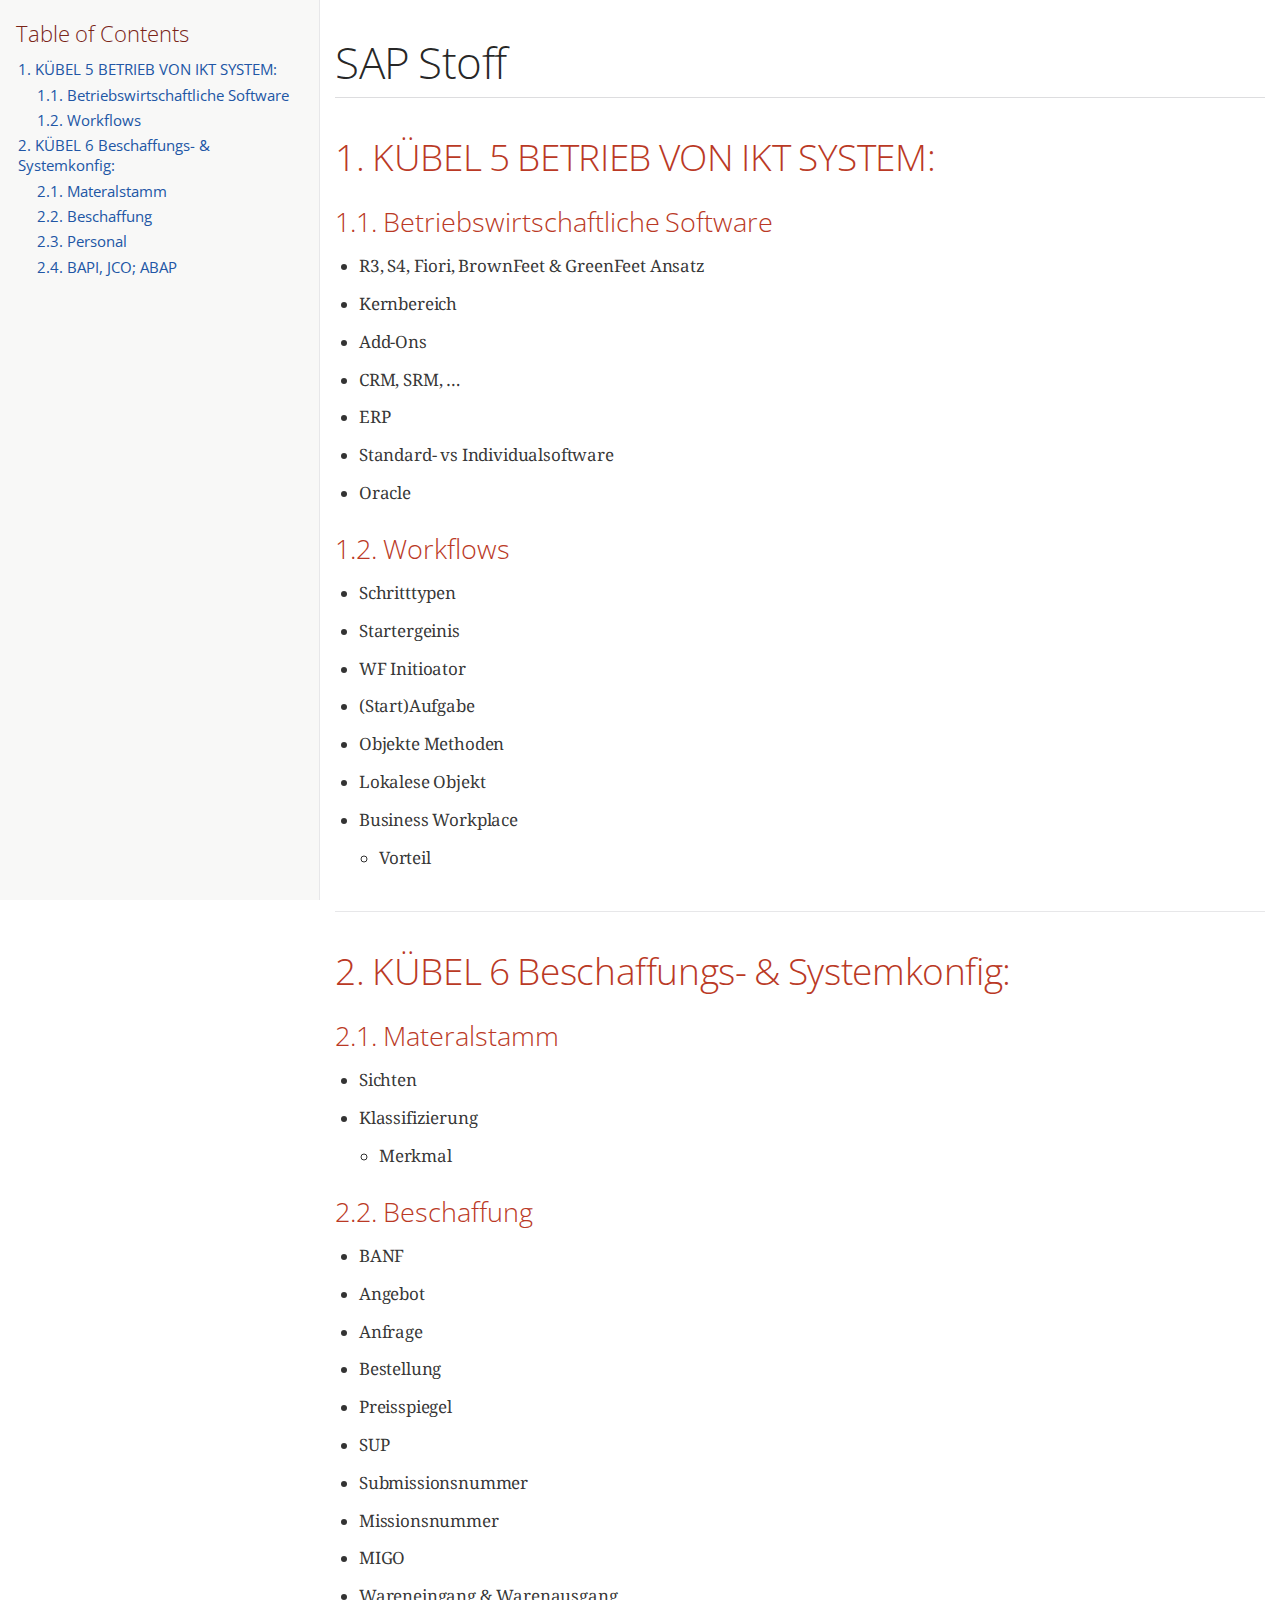
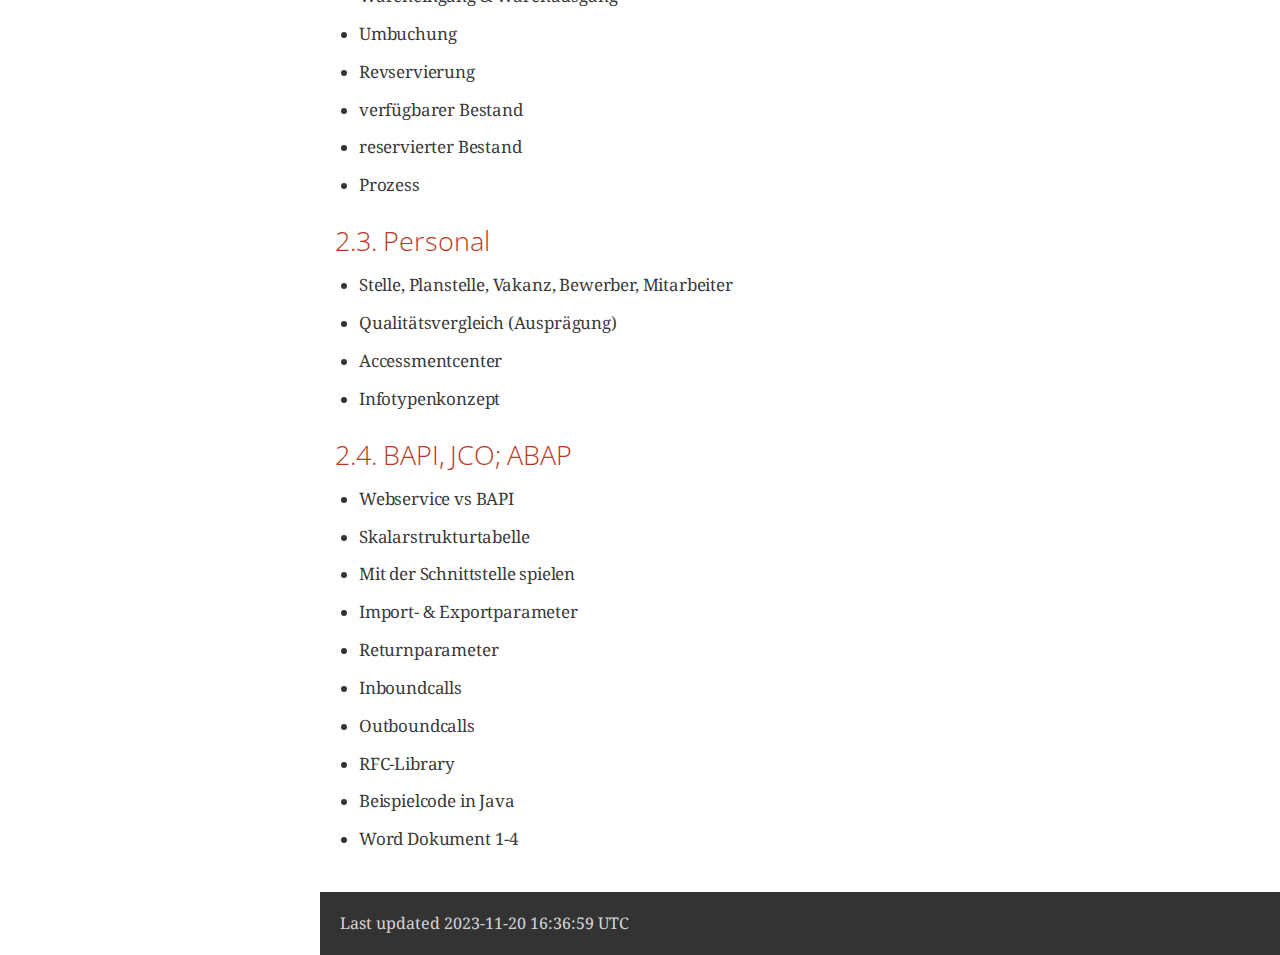
<file: notes/sap-matura.html>
<!DOCTYPE html>
<html lang="en">
<head>
<meta charset="UTF-8">
<meta http-equiv="X-UA-Compatible" content="IE=edge">
<meta name="viewport" content="width=device-width, initial-scale=1.0">
<meta name="generator" content="Asciidoctor 2.0.20">
<link rel="icon" type="image/png" href="themes/favicon.png">
<title>SAP Stoff</title>
<link rel="stylesheet" href="https://fonts.googleapis.com/css?family=Open+Sans:300,300italic,400,400italic,600,600italic%7CNoto+Serif:400,400italic,700,700italic%7CDroid+Sans+Mono:400,700">
<style>
/*! Asciidoctor default stylesheet | MIT License | https://asciidoctor.org */
/* Uncomment the following line when using as a custom stylesheet */
/* @import "https://fonts.googleapis.com/css?family=Open+Sans:300,300italic,400,400italic,600,600italic%7CNoto+Serif:400,400italic,700,700italic%7CDroid+Sans+Mono:400,700"; */
html{font-family:sans-serif;-webkit-text-size-adjust:100%}
a{background:none}
a:focus{outline:thin dotted}
a:active,a:hover{outline:0}
h1{font-size:2em;margin:.67em 0}
b,strong{font-weight:bold}
abbr{font-size:.9em}
abbr[title]{cursor:help;border-bottom:1px dotted #dddddf;text-decoration:none}
dfn{font-style:italic}
hr{height:0}
mark{background:#ff0;color:#000}
code,kbd,pre,samp{font-family:monospace;font-size:1em}
pre{white-space:pre-wrap}
q{quotes:"\201C" "\201D" "\2018" "\2019"}
small{font-size:80%}
sub,sup{font-size:75%;line-height:0;position:relative;vertical-align:baseline}
sup{top:-.5em}
sub{bottom:-.25em}
img{border:0}
svg:not(:root){overflow:hidden}
figure{margin:0}
audio,video{display:inline-block}
audio:not([controls]){display:none;height:0}
fieldset{border:1px solid silver;margin:0 2px;padding:.35em .625em .75em}
legend{border:0;padding:0}
button,input,select,textarea{font-family:inherit;font-size:100%;margin:0}
button,input{line-height:normal}
button,select{text-transform:none}
button,html input[type=button],input[type=reset],input[type=submit]{-webkit-appearance:button;cursor:pointer}
button[disabled],html input[disabled]{cursor:default}
input[type=checkbox],input[type=radio]{padding:0}
button::-moz-focus-inner,input::-moz-focus-inner{border:0;padding:0}
textarea{overflow:auto;vertical-align:top}
table{border-collapse:collapse;border-spacing:0}
*,::before,::after{box-sizing:border-box}
html,body{font-size:100%}
body{background:#fff;color:rgba(0,0,0,.8);padding:0;margin:0;font-family:"Noto Serif","DejaVu Serif",serif;line-height:1;position:relative;cursor:auto;-moz-tab-size:4;-o-tab-size:4;tab-size:4;word-wrap:anywhere;-moz-osx-font-smoothing:grayscale;-webkit-font-smoothing:antialiased}
a:hover{cursor:pointer}
img,object,embed{max-width:100%;height:auto}
object,embed{height:100%}
img{-ms-interpolation-mode:bicubic}
.left{float:left!important}
.right{float:right!important}
.text-left{text-align:left!important}
.text-right{text-align:right!important}
.text-center{text-align:center!important}
.text-justify{text-align:justify!important}
.hide{display:none}
img,object,svg{display:inline-block;vertical-align:middle}
textarea{height:auto;min-height:50px}
select{width:100%}
.subheader,.admonitionblock td.content>.title,.audioblock>.title,.exampleblock>.title,.imageblock>.title,.listingblock>.title,.literalblock>.title,.stemblock>.title,.openblock>.title,.paragraph>.title,.quoteblock>.title,table.tableblock>.title,.verseblock>.title,.videoblock>.title,.dlist>.title,.olist>.title,.ulist>.title,.qlist>.title,.hdlist>.title{line-height:1.45;color:#7a2518;font-weight:400;margin-top:0;margin-bottom:.25em}
div,dl,dt,dd,ul,ol,li,h1,h2,h3,#toctitle,.sidebarblock>.content>.title,h4,h5,h6,pre,form,p,blockquote,th,td{margin:0;padding:0}
a{color:#2156a5;text-decoration:underline;line-height:inherit}
a:hover,a:focus{color:#1d4b8f}
a img{border:0}
p{line-height:1.6;margin-bottom:1.25em;text-rendering:optimizeLegibility}
p aside{font-size:.875em;line-height:1.35;font-style:italic}
h1,h2,h3,#toctitle,.sidebarblock>.content>.title,h4,h5,h6{font-family:"Open Sans","DejaVu Sans",sans-serif;font-weight:300;font-style:normal;color:#ba3925;text-rendering:optimizeLegibility;margin-top:1em;margin-bottom:.5em;line-height:1.0125em}
h1 small,h2 small,h3 small,#toctitle small,.sidebarblock>.content>.title small,h4 small,h5 small,h6 small{font-size:60%;color:#e99b8f;line-height:0}
h1{font-size:2.125em}
h2{font-size:1.6875em}
h3,#toctitle,.sidebarblock>.content>.title{font-size:1.375em}
h4,h5{font-size:1.125em}
h6{font-size:1em}
hr{border:solid #dddddf;border-width:1px 0 0;clear:both;margin:1.25em 0 1.1875em}
em,i{font-style:italic;line-height:inherit}
strong,b{font-weight:bold;line-height:inherit}
small{font-size:60%;line-height:inherit}
code{font-family:"Droid Sans Mono","DejaVu Sans Mono",monospace;font-weight:400;color:rgba(0,0,0,.9)}
ul,ol,dl{line-height:1.6;margin-bottom:1.25em;list-style-position:outside;font-family:inherit}
ul,ol{margin-left:1.5em}
ul li ul,ul li ol{margin-left:1.25em;margin-bottom:0}
ul.circle{list-style-type:circle}
ul.disc{list-style-type:disc}
ul.square{list-style-type:square}
ul.circle ul:not([class]),ul.disc ul:not([class]),ul.square ul:not([class]){list-style:inherit}
ol li ul,ol li ol{margin-left:1.25em;margin-bottom:0}
dl dt{margin-bottom:.3125em;font-weight:bold}
dl dd{margin-bottom:1.25em}
blockquote{margin:0 0 1.25em;padding:.5625em 1.25em 0 1.1875em;border-left:1px solid #ddd}
blockquote,blockquote p{line-height:1.6;color:rgba(0,0,0,.85)}
@media screen and (min-width:768px){h1,h2,h3,#toctitle,.sidebarblock>.content>.title,h4,h5,h6{line-height:1.2}
h1{font-size:2.75em}
h2{font-size:2.3125em}
h3,#toctitle,.sidebarblock>.content>.title{font-size:1.6875em}
h4{font-size:1.4375em}}
table{background:#fff;margin-bottom:1.25em;border:1px solid #dedede;word-wrap:normal}
table thead,table tfoot{background:#f7f8f7}
table thead tr th,table thead tr td,table tfoot tr th,table tfoot tr td{padding:.5em .625em .625em;font-size:inherit;color:rgba(0,0,0,.8);text-align:left}
table tr th,table tr td{padding:.5625em .625em;font-size:inherit;color:rgba(0,0,0,.8)}
table tr.even,table tr.alt{background:#f8f8f7}
table thead tr th,table tfoot tr th,table tbody tr td,table tr td,table tfoot tr td{line-height:1.6}
h1,h2,h3,#toctitle,.sidebarblock>.content>.title,h4,h5,h6{line-height:1.2;word-spacing:-.05em}
h1 strong,h2 strong,h3 strong,#toctitle strong,.sidebarblock>.content>.title strong,h4 strong,h5 strong,h6 strong{font-weight:400}
.center{margin-left:auto;margin-right:auto}
.stretch{width:100%}
.clearfix::before,.clearfix::after,.float-group::before,.float-group::after{content:" ";display:table}
.clearfix::after,.float-group::after{clear:both}
:not(pre).nobreak{word-wrap:normal}
:not(pre).nowrap{white-space:nowrap}
:not(pre).pre-wrap{white-space:pre-wrap}
:not(pre):not([class^=L])>code{font-size:.9375em;font-style:normal!important;letter-spacing:0;padding:.1em .5ex;word-spacing:-.15em;background:#f7f7f8;border-radius:4px;line-height:1.45;text-rendering:optimizeSpeed}
pre{color:rgba(0,0,0,.9);font-family:"Droid Sans Mono","DejaVu Sans Mono",monospace;line-height:1.45;text-rendering:optimizeSpeed}
pre code,pre pre{color:inherit;font-size:inherit;line-height:inherit}
pre>code{display:block}
pre.nowrap,pre.nowrap pre{white-space:pre;word-wrap:normal}
em em{font-style:normal}
strong strong{font-weight:400}
.keyseq{color:rgba(51,51,51,.8)}
kbd{font-family:"Droid Sans Mono","DejaVu Sans Mono",monospace;display:inline-block;color:rgba(0,0,0,.8);font-size:.65em;line-height:1.45;background:#f7f7f7;border:1px solid #ccc;border-radius:3px;box-shadow:0 1px 0 rgba(0,0,0,.2),inset 0 0 0 .1em #fff;margin:0 .15em;padding:.2em .5em;vertical-align:middle;position:relative;top:-.1em;white-space:nowrap}
.keyseq kbd:first-child{margin-left:0}
.keyseq kbd:last-child{margin-right:0}
.menuseq,.menuref{color:#000}
.menuseq b:not(.caret),.menuref{font-weight:inherit}
.menuseq{word-spacing:-.02em}
.menuseq b.caret{font-size:1.25em;line-height:.8}
.menuseq i.caret{font-weight:bold;text-align:center;width:.45em}
b.button::before,b.button::after{position:relative;top:-1px;font-weight:400}
b.button::before{content:"[";padding:0 3px 0 2px}
b.button::after{content:"]";padding:0 2px 0 3px}
p a>code:hover{color:rgba(0,0,0,.9)}
#header,#content,#footnotes,#footer{width:100%;margin:0 auto;max-width:62.5em;*zoom:1;position:relative;padding-left:.9375em;padding-right:.9375em}
#header::before,#header::after,#content::before,#content::after,#footnotes::before,#footnotes::after,#footer::before,#footer::after{content:" ";display:table}
#header::after,#content::after,#footnotes::after,#footer::after{clear:both}
#content{margin-top:1.25em}
#content::before{content:none}
#header>h1:first-child{color:rgba(0,0,0,.85);margin-top:2.25rem;margin-bottom:0}
#header>h1:first-child+#toc{margin-top:8px;border-top:1px solid #dddddf}
#header>h1:only-child,body.toc2 #header>h1:nth-last-child(2){border-bottom:1px solid #dddddf;padding-bottom:8px}
#header .details{border-bottom:1px solid #dddddf;line-height:1.45;padding-top:.25em;padding-bottom:.25em;padding-left:.25em;color:rgba(0,0,0,.6);display:flex;flex-flow:row wrap}
#header .details span:first-child{margin-left:-.125em}
#header .details span.email a{color:rgba(0,0,0,.85)}
#header .details br{display:none}
#header .details br+span::before{content:"\00a0\2013\00a0"}
#header .details br+span.author::before{content:"\00a0\22c5\00a0";color:rgba(0,0,0,.85)}
#header .details br+span#revremark::before{content:"\00a0|\00a0"}
#header #revnumber{text-transform:capitalize}
#header #revnumber::after{content:"\00a0"}
#content>h1:first-child:not([class]){color:rgba(0,0,0,.85);border-bottom:1px solid #dddddf;padding-bottom:8px;margin-top:0;padding-top:1rem;margin-bottom:1.25rem}
#toc{border-bottom:1px solid #e7e7e9;padding-bottom:.5em}
#toc>ul{margin-left:.125em}
#toc ul.sectlevel0>li>a{font-style:italic}
#toc ul.sectlevel0 ul.sectlevel1{margin:.5em 0}
#toc ul{font-family:"Open Sans","DejaVu Sans",sans-serif;list-style-type:none}
#toc li{line-height:1.3334;margin-top:.3334em}
#toc a{text-decoration:none}
#toc a:active{text-decoration:underline}
#toctitle{color:#7a2518;font-size:1.2em}
@media screen and (min-width:768px){#toctitle{font-size:1.375em}
body.toc2{padding-left:15em;padding-right:0}
#toc.toc2{margin-top:0!important;background:#f8f8f7;position:fixed;width:15em;left:0;top:0;border-right:1px solid #e7e7e9;border-top-width:0!important;border-bottom-width:0!important;z-index:1000;padding:1.25em 1em;height:100%;overflow:auto}
#toc.toc2 #toctitle{margin-top:0;margin-bottom:.8rem;font-size:1.2em}
#toc.toc2>ul{font-size:.9em;margin-bottom:0}
#toc.toc2 ul ul{margin-left:0;padding-left:1em}
#toc.toc2 ul.sectlevel0 ul.sectlevel1{padding-left:0;margin-top:.5em;margin-bottom:.5em}
body.toc2.toc-right{padding-left:0;padding-right:15em}
body.toc2.toc-right #toc.toc2{border-right-width:0;border-left:1px solid #e7e7e9;left:auto;right:0}}
@media screen and (min-width:1280px){body.toc2{padding-left:20em;padding-right:0}
#toc.toc2{width:20em}
#toc.toc2 #toctitle{font-size:1.375em}
#toc.toc2>ul{font-size:.95em}
#toc.toc2 ul ul{padding-left:1.25em}
body.toc2.toc-right{padding-left:0;padding-right:20em}}
#content #toc{border:1px solid #e0e0dc;margin-bottom:1.25em;padding:1.25em;background:#f8f8f7;border-radius:4px}
#content #toc>:first-child{margin-top:0}
#content #toc>:last-child{margin-bottom:0}
#footer{max-width:none;background:rgba(0,0,0,.8);padding:1.25em}
#footer-text{color:hsla(0,0%,100%,.8);line-height:1.44}
#content{margin-bottom:.625em}
.sect1{padding-bottom:.625em}
@media screen and (min-width:768px){#content{margin-bottom:1.25em}
.sect1{padding-bottom:1.25em}}
.sect1:last-child{padding-bottom:0}
.sect1+.sect1{border-top:1px solid #e7e7e9}
#content h1>a.anchor,h2>a.anchor,h3>a.anchor,#toctitle>a.anchor,.sidebarblock>.content>.title>a.anchor,h4>a.anchor,h5>a.anchor,h6>a.anchor{position:absolute;z-index:1001;width:1.5ex;margin-left:-1.5ex;display:block;text-decoration:none!important;visibility:hidden;text-align:center;font-weight:400}
#content h1>a.anchor::before,h2>a.anchor::before,h3>a.anchor::before,#toctitle>a.anchor::before,.sidebarblock>.content>.title>a.anchor::before,h4>a.anchor::before,h5>a.anchor::before,h6>a.anchor::before{content:"\00A7";font-size:.85em;display:block;padding-top:.1em}
#content h1:hover>a.anchor,#content h1>a.anchor:hover,h2:hover>a.anchor,h2>a.anchor:hover,h3:hover>a.anchor,#toctitle:hover>a.anchor,.sidebarblock>.content>.title:hover>a.anchor,h3>a.anchor:hover,#toctitle>a.anchor:hover,.sidebarblock>.content>.title>a.anchor:hover,h4:hover>a.anchor,h4>a.anchor:hover,h5:hover>a.anchor,h5>a.anchor:hover,h6:hover>a.anchor,h6>a.anchor:hover{visibility:visible}
#content h1>a.link,h2>a.link,h3>a.link,#toctitle>a.link,.sidebarblock>.content>.title>a.link,h4>a.link,h5>a.link,h6>a.link{color:#ba3925;text-decoration:none}
#content h1>a.link:hover,h2>a.link:hover,h3>a.link:hover,#toctitle>a.link:hover,.sidebarblock>.content>.title>a.link:hover,h4>a.link:hover,h5>a.link:hover,h6>a.link:hover{color:#a53221}
details,.audioblock,.imageblock,.literalblock,.listingblock,.stemblock,.videoblock{margin-bottom:1.25em}
details{margin-left:1.25rem}
details>summary{cursor:pointer;display:block;position:relative;line-height:1.6;margin-bottom:.625rem;outline:none;-webkit-tap-highlight-color:transparent}
details>summary::-webkit-details-marker{display:none}
details>summary::before{content:"";border:solid transparent;border-left:solid;border-width:.3em 0 .3em .5em;position:absolute;top:.5em;left:-1.25rem;transform:translateX(15%)}
details[open]>summary::before{border:solid transparent;border-top:solid;border-width:.5em .3em 0;transform:translateY(15%)}
details>summary::after{content:"";width:1.25rem;height:1em;position:absolute;top:.3em;left:-1.25rem}
.admonitionblock td.content>.title,.audioblock>.title,.exampleblock>.title,.imageblock>.title,.listingblock>.title,.literalblock>.title,.stemblock>.title,.openblock>.title,.paragraph>.title,.quoteblock>.title,table.tableblock>.title,.verseblock>.title,.videoblock>.title,.dlist>.title,.olist>.title,.ulist>.title,.qlist>.title,.hdlist>.title{text-rendering:optimizeLegibility;text-align:left;font-family:"Noto Serif","DejaVu Serif",serif;font-size:1rem;font-style:italic}
table.tableblock.fit-content>caption.title{white-space:nowrap;width:0}
.paragraph.lead>p,#preamble>.sectionbody>[class=paragraph]:first-of-type p{font-size:1.21875em;line-height:1.6;color:rgba(0,0,0,.85)}
.admonitionblock>table{border-collapse:separate;border:0;background:none;width:100%}
.admonitionblock>table td.icon{text-align:center;width:80px}
.admonitionblock>table td.icon img{max-width:none}
.admonitionblock>table td.icon .title{font-weight:bold;font-family:"Open Sans","DejaVu Sans",sans-serif;text-transform:uppercase}
.admonitionblock>table td.content{padding-left:1.125em;padding-right:1.25em;border-left:1px solid #dddddf;color:rgba(0,0,0,.6);word-wrap:anywhere}
.admonitionblock>table td.content>:last-child>:last-child{margin-bottom:0}
.exampleblock>.content{border:1px solid #e6e6e6;margin-bottom:1.25em;padding:1.25em;background:#fff;border-radius:4px}
.sidebarblock{border:1px solid #dbdbd6;margin-bottom:1.25em;padding:1.25em;background:#f3f3f2;border-radius:4px}
.sidebarblock>.content>.title{color:#7a2518;margin-top:0;text-align:center}
.exampleblock>.content>:first-child,.sidebarblock>.content>:first-child{margin-top:0}
.exampleblock>.content>:last-child,.exampleblock>.content>:last-child>:last-child,.exampleblock>.content .olist>ol>li:last-child>:last-child,.exampleblock>.content .ulist>ul>li:last-child>:last-child,.exampleblock>.content .qlist>ol>li:last-child>:last-child,.sidebarblock>.content>:last-child,.sidebarblock>.content>:last-child>:last-child,.sidebarblock>.content .olist>ol>li:last-child>:last-child,.sidebarblock>.content .ulist>ul>li:last-child>:last-child,.sidebarblock>.content .qlist>ol>li:last-child>:last-child{margin-bottom:0}
.literalblock pre,.listingblock>.content>pre{border-radius:4px;overflow-x:auto;padding:1em;font-size:.8125em}
@media screen and (min-width:768px){.literalblock pre,.listingblock>.content>pre{font-size:.90625em}}
@media screen and (min-width:1280px){.literalblock pre,.listingblock>.content>pre{font-size:1em}}
.literalblock pre,.listingblock>.content>pre:not(.highlight),.listingblock>.content>pre[class=highlight],.listingblock>.content>pre[class^="highlight "]{background:#f7f7f8}
.literalblock.output pre{color:#f7f7f8;background:rgba(0,0,0,.9)}
.listingblock>.content{position:relative}
.listingblock code[data-lang]::before{display:none;content:attr(data-lang);position:absolute;font-size:.75em;top:.425rem;right:.5rem;line-height:1;text-transform:uppercase;color:inherit;opacity:.5}
.listingblock:hover code[data-lang]::before{display:block}
.listingblock.terminal pre .command::before{content:attr(data-prompt);padding-right:.5em;color:inherit;opacity:.5}
.listingblock.terminal pre .command:not([data-prompt])::before{content:"$"}
.listingblock pre.highlightjs{padding:0}
.listingblock pre.highlightjs>code{padding:1em;border-radius:4px}
.listingblock pre.prettyprint{border-width:0}
.prettyprint{background:#f7f7f8}
pre.prettyprint .linenums{line-height:1.45;margin-left:2em}
pre.prettyprint li{background:none;list-style-type:inherit;padding-left:0}
pre.prettyprint li code[data-lang]::before{opacity:1}
pre.prettyprint li:not(:first-child) code[data-lang]::before{display:none}
table.linenotable{border-collapse:separate;border:0;margin-bottom:0;background:none}
table.linenotable td[class]{color:inherit;vertical-align:top;padding:0;line-height:inherit;white-space:normal}
table.linenotable td.code{padding-left:.75em}
table.linenotable td.linenos,pre.pygments .linenos{border-right:1px solid;opacity:.35;padding-right:.5em;-webkit-user-select:none;-moz-user-select:none;-ms-user-select:none;user-select:none}
pre.pygments span.linenos{display:inline-block;margin-right:.75em}
.quoteblock{margin:0 1em 1.25em 1.5em;display:table}
.quoteblock:not(.excerpt)>.title{margin-left:-1.5em;margin-bottom:.75em}
.quoteblock blockquote,.quoteblock p{color:rgba(0,0,0,.85);font-size:1.15rem;line-height:1.75;word-spacing:.1em;letter-spacing:0;font-style:italic;text-align:justify}
.quoteblock blockquote{margin:0;padding:0;border:0}
.quoteblock blockquote::before{content:"\201c";float:left;font-size:2.75em;font-weight:bold;line-height:.6em;margin-left:-.6em;color:#7a2518;text-shadow:0 1px 2px rgba(0,0,0,.1)}
.quoteblock blockquote>.paragraph:last-child p{margin-bottom:0}
.quoteblock .attribution{margin-top:.75em;margin-right:.5ex;text-align:right}
.verseblock{margin:0 1em 1.25em}
.verseblock pre{font-family:"Open Sans","DejaVu Sans",sans-serif;font-size:1.15rem;color:rgba(0,0,0,.85);font-weight:300;text-rendering:optimizeLegibility}
.verseblock pre strong{font-weight:400}
.verseblock .attribution{margin-top:1.25rem;margin-left:.5ex}
.quoteblock .attribution,.verseblock .attribution{font-size:.9375em;line-height:1.45;font-style:italic}
.quoteblock .attribution br,.verseblock .attribution br{display:none}
.quoteblock .attribution cite,.verseblock .attribution cite{display:block;letter-spacing:-.025em;color:rgba(0,0,0,.6)}
.quoteblock.abstract blockquote::before,.quoteblock.excerpt blockquote::before,.quoteblock .quoteblock blockquote::before{display:none}
.quoteblock.abstract blockquote,.quoteblock.abstract p,.quoteblock.excerpt blockquote,.quoteblock.excerpt p,.quoteblock .quoteblock blockquote,.quoteblock .quoteblock p{line-height:1.6;word-spacing:0}
.quoteblock.abstract{margin:0 1em 1.25em;display:block}
.quoteblock.abstract>.title{margin:0 0 .375em;font-size:1.15em;text-align:center}
.quoteblock.excerpt>blockquote,.quoteblock .quoteblock{padding:0 0 .25em 1em;border-left:.25em solid #dddddf}
.quoteblock.excerpt,.quoteblock .quoteblock{margin-left:0}
.quoteblock.excerpt blockquote,.quoteblock.excerpt p,.quoteblock .quoteblock blockquote,.quoteblock .quoteblock p{color:inherit;font-size:1.0625rem}
.quoteblock.excerpt .attribution,.quoteblock .quoteblock .attribution{color:inherit;font-size:.85rem;text-align:left;margin-right:0}
p.tableblock:last-child{margin-bottom:0}
td.tableblock>.content{margin-bottom:1.25em;word-wrap:anywhere}
td.tableblock>.content>:last-child{margin-bottom:-1.25em}
table.tableblock,th.tableblock,td.tableblock{border:0 solid #dedede}
table.grid-all>*>tr>*{border-width:1px}
table.grid-cols>*>tr>*{border-width:0 1px}
table.grid-rows>*>tr>*{border-width:1px 0}
table.frame-all{border-width:1px}
table.frame-ends{border-width:1px 0}
table.frame-sides{border-width:0 1px}
table.frame-none>colgroup+*>:first-child>*,table.frame-sides>colgroup+*>:first-child>*{border-top-width:0}
table.frame-none>:last-child>:last-child>*,table.frame-sides>:last-child>:last-child>*{border-bottom-width:0}
table.frame-none>*>tr>:first-child,table.frame-ends>*>tr>:first-child{border-left-width:0}
table.frame-none>*>tr>:last-child,table.frame-ends>*>tr>:last-child{border-right-width:0}
table.stripes-all>*>tr,table.stripes-odd>*>tr:nth-of-type(odd),table.stripes-even>*>tr:nth-of-type(even),table.stripes-hover>*>tr:hover{background:#f8f8f7}
th.halign-left,td.halign-left{text-align:left}
th.halign-right,td.halign-right{text-align:right}
th.halign-center,td.halign-center{text-align:center}
th.valign-top,td.valign-top{vertical-align:top}
th.valign-bottom,td.valign-bottom{vertical-align:bottom}
th.valign-middle,td.valign-middle{vertical-align:middle}
table thead th,table tfoot th{font-weight:bold}
tbody tr th{background:#f7f8f7}
tbody tr th,tbody tr th p,tfoot tr th,tfoot tr th p{color:rgba(0,0,0,.8);font-weight:bold}
p.tableblock>code:only-child{background:none;padding:0}
p.tableblock{font-size:1em}
ol{margin-left:1.75em}
ul li ol{margin-left:1.5em}
dl dd{margin-left:1.125em}
dl dd:last-child,dl dd:last-child>:last-child{margin-bottom:0}
li p,ul dd,ol dd,.olist .olist,.ulist .ulist,.ulist .olist,.olist .ulist{margin-bottom:.625em}
ul.checklist,ul.none,ol.none,ul.no-bullet,ol.no-bullet,ol.unnumbered,ul.unstyled,ol.unstyled{list-style-type:none}
ul.no-bullet,ol.no-bullet,ol.unnumbered{margin-left:.625em}
ul.unstyled,ol.unstyled{margin-left:0}
li>p:empty:only-child::before{content:"";display:inline-block}
ul.checklist>li>p:first-child{margin-left:-1em}
ul.checklist>li>p:first-child>.fa-square-o:first-child,ul.checklist>li>p:first-child>.fa-check-square-o:first-child{width:1.25em;font-size:.8em;position:relative;bottom:.125em}
ul.checklist>li>p:first-child>input[type=checkbox]:first-child{margin-right:.25em}
ul.inline{display:flex;flex-flow:row wrap;list-style:none;margin:0 0 .625em -1.25em}
ul.inline>li{margin-left:1.25em}
.unstyled dl dt{font-weight:400;font-style:normal}
ol.arabic{list-style-type:decimal}
ol.decimal{list-style-type:decimal-leading-zero}
ol.loweralpha{list-style-type:lower-alpha}
ol.upperalpha{list-style-type:upper-alpha}
ol.lowerroman{list-style-type:lower-roman}
ol.upperroman{list-style-type:upper-roman}
ol.lowergreek{list-style-type:lower-greek}
.hdlist>table,.colist>table{border:0;background:none}
.hdlist>table>tbody>tr,.colist>table>tbody>tr{background:none}
td.hdlist1,td.hdlist2{vertical-align:top;padding:0 .625em}
td.hdlist1{font-weight:bold;padding-bottom:1.25em}
td.hdlist2{word-wrap:anywhere}
.literalblock+.colist,.listingblock+.colist{margin-top:-.5em}
.colist td:not([class]):first-child{padding:.4em .75em 0;line-height:1;vertical-align:top}
.colist td:not([class]):first-child img{max-width:none}
.colist td:not([class]):last-child{padding:.25em 0}
.thumb,.th{line-height:0;display:inline-block;border:4px solid #fff;box-shadow:0 0 0 1px #ddd}
.imageblock.left{margin:.25em .625em 1.25em 0}
.imageblock.right{margin:.25em 0 1.25em .625em}
.imageblock>.title{margin-bottom:0}
.imageblock.thumb,.imageblock.th{border-width:6px}
.imageblock.thumb>.title,.imageblock.th>.title{padding:0 .125em}
.image.left,.image.right{margin-top:.25em;margin-bottom:.25em;display:inline-block;line-height:0}
.image.left{margin-right:.625em}
.image.right{margin-left:.625em}
a.image{text-decoration:none;display:inline-block}
a.image object{pointer-events:none}
sup.footnote,sup.footnoteref{font-size:.875em;position:static;vertical-align:super}
sup.footnote a,sup.footnoteref a{text-decoration:none}
sup.footnote a:active,sup.footnoteref a:active{text-decoration:underline}
#footnotes{padding-top:.75em;padding-bottom:.75em;margin-bottom:.625em}
#footnotes hr{width:20%;min-width:6.25em;margin:-.25em 0 .75em;border-width:1px 0 0}
#footnotes .footnote{padding:0 .375em 0 .225em;line-height:1.3334;font-size:.875em;margin-left:1.2em;margin-bottom:.2em}
#footnotes .footnote a:first-of-type{font-weight:bold;text-decoration:none;margin-left:-1.05em}
#footnotes .footnote:last-of-type{margin-bottom:0}
#content #footnotes{margin-top:-.625em;margin-bottom:0;padding:.75em 0}
div.unbreakable{page-break-inside:avoid}
.big{font-size:larger}
.small{font-size:smaller}
.underline{text-decoration:underline}
.overline{text-decoration:overline}
.line-through{text-decoration:line-through}
.aqua{color:#00bfbf}
.aqua-background{background:#00fafa}
.black{color:#000}
.black-background{background:#000}
.blue{color:#0000bf}
.blue-background{background:#0000fa}
.fuchsia{color:#bf00bf}
.fuchsia-background{background:#fa00fa}
.gray{color:#606060}
.gray-background{background:#7d7d7d}
.green{color:#006000}
.green-background{background:#007d00}
.lime{color:#00bf00}
.lime-background{background:#00fa00}
.maroon{color:#600000}
.maroon-background{background:#7d0000}
.navy{color:#000060}
.navy-background{background:#00007d}
.olive{color:#606000}
.olive-background{background:#7d7d00}
.purple{color:#600060}
.purple-background{background:#7d007d}
.red{color:#bf0000}
.red-background{background:#fa0000}
.silver{color:#909090}
.silver-background{background:#bcbcbc}
.teal{color:#006060}
.teal-background{background:#007d7d}
.white{color:#bfbfbf}
.white-background{background:#fafafa}
.yellow{color:#bfbf00}
.yellow-background{background:#fafa00}
span.icon>.fa{cursor:default}
a span.icon>.fa{cursor:inherit}
.admonitionblock td.icon [class^="fa icon-"]{font-size:2.5em;text-shadow:1px 1px 2px rgba(0,0,0,.5);cursor:default}
.admonitionblock td.icon .icon-note::before{content:"\f05a";color:#19407c}
.admonitionblock td.icon .icon-tip::before{content:"\f0eb";text-shadow:1px 1px 2px rgba(155,155,0,.8);color:#111}
.admonitionblock td.icon .icon-warning::before{content:"\f071";color:#bf6900}
.admonitionblock td.icon .icon-caution::before{content:"\f06d";color:#bf3400}
.admonitionblock td.icon .icon-important::before{content:"\f06a";color:#bf0000}
.conum[data-value]{display:inline-block;color:#fff!important;background:rgba(0,0,0,.8);border-radius:50%;text-align:center;font-size:.75em;width:1.67em;height:1.67em;line-height:1.67em;font-family:"Open Sans","DejaVu Sans",sans-serif;font-style:normal;font-weight:bold}
.conum[data-value] *{color:#fff!important}
.conum[data-value]+b{display:none}
.conum[data-value]::after{content:attr(data-value)}
pre .conum[data-value]{position:relative;top:-.125em}
b.conum *{color:inherit!important}
.conum:not([data-value]):empty{display:none}
dt,th.tableblock,td.content,div.footnote{text-rendering:optimizeLegibility}
h1,h2,p,td.content,span.alt,summary{letter-spacing:-.01em}
p strong,td.content strong,div.footnote strong{letter-spacing:-.005em}
p,blockquote,dt,td.content,td.hdlist1,span.alt,summary{font-size:1.0625rem}
p{margin-bottom:1.25rem}
.sidebarblock p,.sidebarblock dt,.sidebarblock td.content,p.tableblock{font-size:1em}
.exampleblock>.content{background:#fffef7;border-color:#e0e0dc;box-shadow:0 1px 4px #e0e0dc}
.print-only{display:none!important}
@page{margin:1.25cm .75cm}
@media print{*{box-shadow:none!important;text-shadow:none!important}
html{font-size:80%}
a{color:inherit!important;text-decoration:underline!important}
a.bare,a[href^="#"],a[href^="mailto:"]{text-decoration:none!important}
a[href^="http:"]:not(.bare)::after,a[href^="https:"]:not(.bare)::after{content:"(" attr(href) ")";display:inline-block;font-size:.875em;padding-left:.25em}
abbr[title]{border-bottom:1px dotted}
abbr[title]::after{content:" (" attr(title) ")"}
pre,blockquote,tr,img,object,svg{page-break-inside:avoid}
thead{display:table-header-group}
svg{max-width:100%}
p,blockquote,dt,td.content{font-size:1em;orphans:3;widows:3}
h2,h3,#toctitle,.sidebarblock>.content>.title{page-break-after:avoid}
#header,#content,#footnotes,#footer{max-width:none}
#toc,.sidebarblock,.exampleblock>.content{background:none!important}
#toc{border-bottom:1px solid #dddddf!important;padding-bottom:0!important}
body.book #header{text-align:center}
body.book #header>h1:first-child{border:0!important;margin:2.5em 0 1em}
body.book #header .details{border:0!important;display:block;padding:0!important}
body.book #header .details span:first-child{margin-left:0!important}
body.book #header .details br{display:block}
body.book #header .details br+span::before{content:none!important}
body.book #toc{border:0!important;text-align:left!important;padding:0!important;margin:0!important}
body.book #toc,body.book #preamble,body.book h1.sect0,body.book .sect1>h2{page-break-before:always}
.listingblock code[data-lang]::before{display:block}
#footer{padding:0 .9375em}
.hide-on-print{display:none!important}
.print-only{display:block!important}
.hide-for-print{display:none!important}
.show-for-print{display:inherit!important}}
@media amzn-kf8,print{#header>h1:first-child{margin-top:1.25rem}
.sect1{padding:0!important}
.sect1+.sect1{border:0}
#footer{background:none}
#footer-text{color:rgba(0,0,0,.6);font-size:.9em}}
@media amzn-kf8{#header,#content,#footnotes,#footer{padding:0}}
</style>
<link rel="stylesheet" href="https://cdnjs.cloudflare.com/ajax/libs/font-awesome/4.7.0/css/font-awesome.min.css">
</head>
<body class="article toc2 toc-left">
<div id="header">
<h1>SAP Stoff</h1>
<div id="toc" class="toc2">
<div id="toctitle">Table of Contents</div>
<ul class="sectlevel1">
<li><a href="#_kübel_5_betrieb_von_ikt_system">1. KÜBEL 5 BETRIEB VON IKT SYSTEM:</a>
<ul class="sectlevel2">
<li><a href="#_betriebswirtschaftliche_software">1.1. Betriebswirtschaftliche Software</a></li>
<li><a href="#_workflows">1.2. Workflows</a></li>
</ul>
</li>
<li><a href="#_kübel_6_beschaffungs_systemkonfig">2. KÜBEL 6 Beschaffungs- &amp; Systemkonfig:</a>
<ul class="sectlevel2">
<li><a href="#_materalstamm">2.1. Materalstamm</a></li>
<li><a href="#_beschaffung">2.2. Beschaffung</a></li>
<li><a href="#_personal">2.3. Personal</a></li>
<li><a href="#_bapi_jco_abap">2.4. BAPI, JCO; ABAP</a></li>
</ul>
</li>
</ul>
</div>
</div>
<div id="content">
<div class="sect1">
<h2 id="_kübel_5_betrieb_von_ikt_system"><a class="anchor" href="#_kübel_5_betrieb_von_ikt_system"></a>1. KÜBEL 5 BETRIEB VON IKT SYSTEM:</h2>
<div class="sectionbody">
<div class="sect2">
<h3 id="_betriebswirtschaftliche_software"><a class="anchor" href="#_betriebswirtschaftliche_software"></a>1.1. Betriebswirtschaftliche Software</h3>
<div class="ulist">
<ul>
<li>
<p>R3, S4, Fiori, BrownFeet &amp; GreenFeet Ansatz</p>
</li>
<li>
<p>Kernbereich</p>
</li>
<li>
<p>Add-Ons</p>
</li>
<li>
<p>CRM, SRM, &#8230;&#8203;</p>
</li>
<li>
<p>ERP</p>
</li>
<li>
<p>Standard- vs Individualsoftware</p>
</li>
<li>
<p>Oracle</p>
</li>
</ul>
</div>
</div>
<div class="sect2">
<h3 id="_workflows"><a class="anchor" href="#_workflows"></a>1.2. Workflows</h3>
<div class="ulist">
<ul>
<li>
<p>Schritttypen</p>
</li>
<li>
<p>Startergeinis</p>
</li>
<li>
<p>WF Initioator</p>
</li>
<li>
<p>(Start)Aufgabe</p>
</li>
<li>
<p>Objekte Methoden</p>
</li>
<li>
<p>Lokalese Objekt</p>
</li>
<li>
<p>Business Workplace</p>
<div class="ulist">
<ul>
<li>
<p>Vorteil</p>
</li>
</ul>
</div>
</li>
</ul>
</div>
</div>
</div>
</div>
<div class="sect1">
<h2 id="_kübel_6_beschaffungs_systemkonfig"><a class="anchor" href="#_kübel_6_beschaffungs_systemkonfig"></a>2. KÜBEL 6 Beschaffungs- &amp; Systemkonfig:</h2>
<div class="sectionbody">
<div class="sect2">
<h3 id="_materalstamm"><a class="anchor" href="#_materalstamm"></a>2.1. Materalstamm</h3>
<div class="ulist">
<ul>
<li>
<p>Sichten</p>
</li>
<li>
<p>Klassifizierung</p>
<div class="ulist">
<ul>
<li>
<p>Merkmal</p>
</li>
</ul>
</div>
</li>
</ul>
</div>
</div>
<div class="sect2">
<h3 id="_beschaffung"><a class="anchor" href="#_beschaffung"></a>2.2. Beschaffung</h3>
<div class="ulist">
<ul>
<li>
<p>BANF</p>
</li>
<li>
<p>Angebot</p>
</li>
<li>
<p>Anfrage</p>
</li>
<li>
<p>Bestellung</p>
</li>
<li>
<p>Preisspiegel</p>
</li>
<li>
<p>SUP</p>
</li>
<li>
<p>Submissionsnummer</p>
</li>
<li>
<p>Missionsnummer</p>
</li>
<li>
<p>MIGO</p>
</li>
<li>
<p>Wareneingang &amp; Warenausgang</p>
</li>
<li>
<p>Umbuchung</p>
</li>
<li>
<p>Revservierung</p>
</li>
<li>
<p>verfügbarer Bestand</p>
</li>
<li>
<p>reservierter Bestand</p>
</li>
<li>
<p>Prozess</p>
</li>
</ul>
</div>
</div>
<div class="sect2">
<h3 id="_personal"><a class="anchor" href="#_personal"></a>2.3. Personal</h3>
<div class="ulist">
<ul>
<li>
<p>Stelle, Planstelle, Vakanz, Bewerber, Mitarbeiter</p>
</li>
<li>
<p>Qualitätsvergleich (Ausprägung)</p>
</li>
<li>
<p>Accessmentcenter</p>
</li>
<li>
<p>Infotypenkonzept</p>
</li>
</ul>
</div>
</div>
<div class="sect2">
<h3 id="_bapi_jco_abap"><a class="anchor" href="#_bapi_jco_abap"></a>2.4. BAPI, JCO; ABAP</h3>
<div class="ulist">
<ul>
<li>
<p>Webservice vs BAPI</p>
</li>
<li>
<p>Skalarstrukturtabelle</p>
</li>
<li>
<p>Mit der Schnittstelle spielen</p>
</li>
<li>
<p>Import- &amp; Exportparameter</p>
</li>
<li>
<p>Returnparameter</p>
</li>
<li>
<p>Inboundcalls</p>
</li>
<li>
<p>Outboundcalls</p>
</li>
<li>
<p>RFC-Library</p>
</li>
<li>
<p>Beispielcode in Java</p>
</li>
<li>
<p>Word Dokument 1-4</p>
</li>
</ul>
</div>
</div>
</div>
</div>
</div>
<div id="footer">
<div id="footer-text">
Last updated 2023-11-20 16:36:59 UTC
</div>
</div>
</body>
</html>
</file>
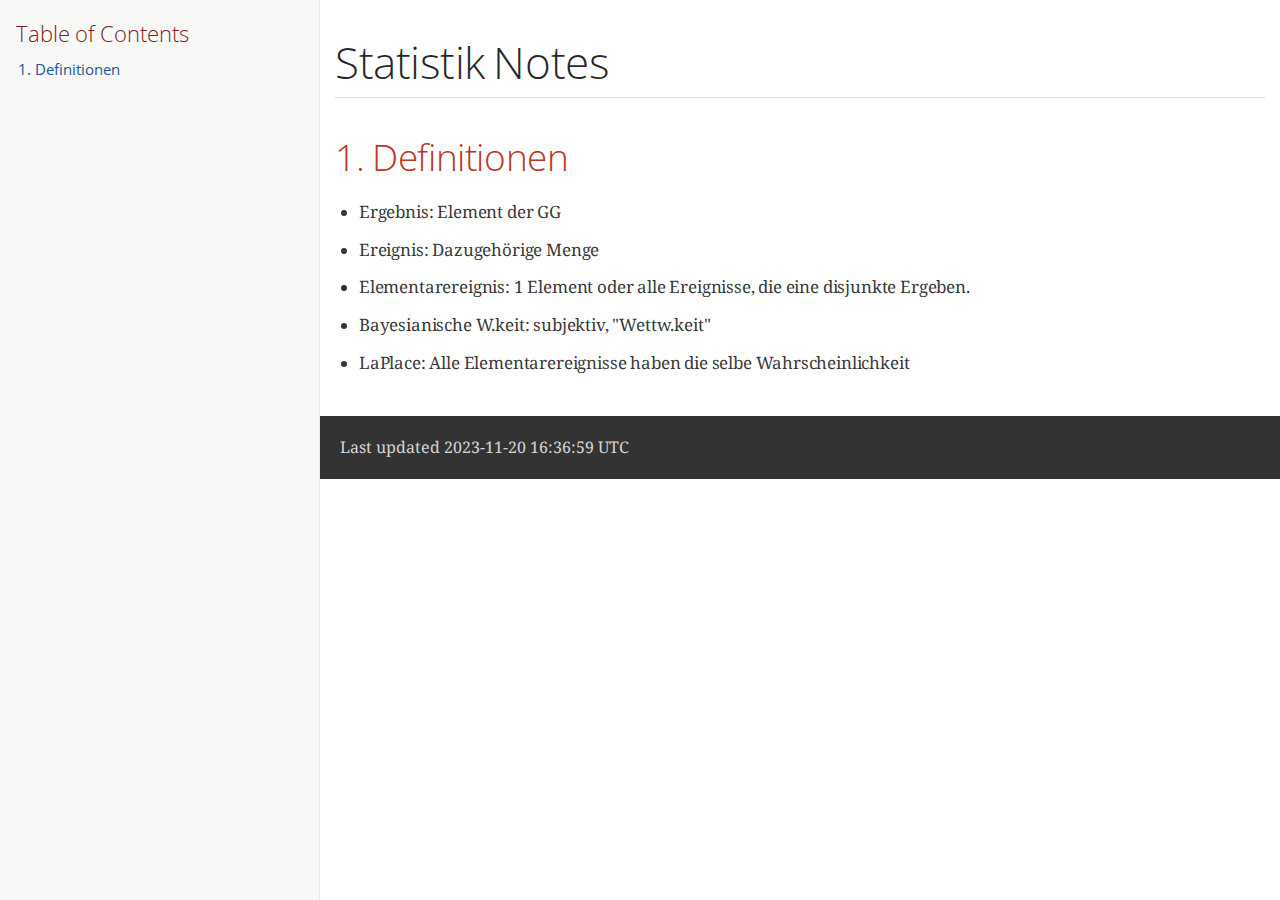
<file: notes/stat.html>
<!DOCTYPE html>
<html lang="en">
<head>
<meta charset="UTF-8">
<meta http-equiv="X-UA-Compatible" content="IE=edge">
<meta name="viewport" content="width=device-width, initial-scale=1.0">
<meta name="generator" content="Asciidoctor 2.0.20">
<link rel="icon" type="image/png" href="themes/favicon.png">
<title>Statistik Notes</title>
<link rel="stylesheet" href="https://fonts.googleapis.com/css?family=Open+Sans:300,300italic,400,400italic,600,600italic%7CNoto+Serif:400,400italic,700,700italic%7CDroid+Sans+Mono:400,700">
<style>
/*! Asciidoctor default stylesheet | MIT License | https://asciidoctor.org */
/* Uncomment the following line when using as a custom stylesheet */
/* @import "https://fonts.googleapis.com/css?family=Open+Sans:300,300italic,400,400italic,600,600italic%7CNoto+Serif:400,400italic,700,700italic%7CDroid+Sans+Mono:400,700"; */
html{font-family:sans-serif;-webkit-text-size-adjust:100%}
a{background:none}
a:focus{outline:thin dotted}
a:active,a:hover{outline:0}
h1{font-size:2em;margin:.67em 0}
b,strong{font-weight:bold}
abbr{font-size:.9em}
abbr[title]{cursor:help;border-bottom:1px dotted #dddddf;text-decoration:none}
dfn{font-style:italic}
hr{height:0}
mark{background:#ff0;color:#000}
code,kbd,pre,samp{font-family:monospace;font-size:1em}
pre{white-space:pre-wrap}
q{quotes:"\201C" "\201D" "\2018" "\2019"}
small{font-size:80%}
sub,sup{font-size:75%;line-height:0;position:relative;vertical-align:baseline}
sup{top:-.5em}
sub{bottom:-.25em}
img{border:0}
svg:not(:root){overflow:hidden}
figure{margin:0}
audio,video{display:inline-block}
audio:not([controls]){display:none;height:0}
fieldset{border:1px solid silver;margin:0 2px;padding:.35em .625em .75em}
legend{border:0;padding:0}
button,input,select,textarea{font-family:inherit;font-size:100%;margin:0}
button,input{line-height:normal}
button,select{text-transform:none}
button,html input[type=button],input[type=reset],input[type=submit]{-webkit-appearance:button;cursor:pointer}
button[disabled],html input[disabled]{cursor:default}
input[type=checkbox],input[type=radio]{padding:0}
button::-moz-focus-inner,input::-moz-focus-inner{border:0;padding:0}
textarea{overflow:auto;vertical-align:top}
table{border-collapse:collapse;border-spacing:0}
*,::before,::after{box-sizing:border-box}
html,body{font-size:100%}
body{background:#fff;color:rgba(0,0,0,.8);padding:0;margin:0;font-family:"Noto Serif","DejaVu Serif",serif;line-height:1;position:relative;cursor:auto;-moz-tab-size:4;-o-tab-size:4;tab-size:4;word-wrap:anywhere;-moz-osx-font-smoothing:grayscale;-webkit-font-smoothing:antialiased}
a:hover{cursor:pointer}
img,object,embed{max-width:100%;height:auto}
object,embed{height:100%}
img{-ms-interpolation-mode:bicubic}
.left{float:left!important}
.right{float:right!important}
.text-left{text-align:left!important}
.text-right{text-align:right!important}
.text-center{text-align:center!important}
.text-justify{text-align:justify!important}
.hide{display:none}
img,object,svg{display:inline-block;vertical-align:middle}
textarea{height:auto;min-height:50px}
select{width:100%}
.subheader,.admonitionblock td.content>.title,.audioblock>.title,.exampleblock>.title,.imageblock>.title,.listingblock>.title,.literalblock>.title,.stemblock>.title,.openblock>.title,.paragraph>.title,.quoteblock>.title,table.tableblock>.title,.verseblock>.title,.videoblock>.title,.dlist>.title,.olist>.title,.ulist>.title,.qlist>.title,.hdlist>.title{line-height:1.45;color:#7a2518;font-weight:400;margin-top:0;margin-bottom:.25em}
div,dl,dt,dd,ul,ol,li,h1,h2,h3,#toctitle,.sidebarblock>.content>.title,h4,h5,h6,pre,form,p,blockquote,th,td{margin:0;padding:0}
a{color:#2156a5;text-decoration:underline;line-height:inherit}
a:hover,a:focus{color:#1d4b8f}
a img{border:0}
p{line-height:1.6;margin-bottom:1.25em;text-rendering:optimizeLegibility}
p aside{font-size:.875em;line-height:1.35;font-style:italic}
h1,h2,h3,#toctitle,.sidebarblock>.content>.title,h4,h5,h6{font-family:"Open Sans","DejaVu Sans",sans-serif;font-weight:300;font-style:normal;color:#ba3925;text-rendering:optimizeLegibility;margin-top:1em;margin-bottom:.5em;line-height:1.0125em}
h1 small,h2 small,h3 small,#toctitle small,.sidebarblock>.content>.title small,h4 small,h5 small,h6 small{font-size:60%;color:#e99b8f;line-height:0}
h1{font-size:2.125em}
h2{font-size:1.6875em}
h3,#toctitle,.sidebarblock>.content>.title{font-size:1.375em}
h4,h5{font-size:1.125em}
h6{font-size:1em}
hr{border:solid #dddddf;border-width:1px 0 0;clear:both;margin:1.25em 0 1.1875em}
em,i{font-style:italic;line-height:inherit}
strong,b{font-weight:bold;line-height:inherit}
small{font-size:60%;line-height:inherit}
code{font-family:"Droid Sans Mono","DejaVu Sans Mono",monospace;font-weight:400;color:rgba(0,0,0,.9)}
ul,ol,dl{line-height:1.6;margin-bottom:1.25em;list-style-position:outside;font-family:inherit}
ul,ol{margin-left:1.5em}
ul li ul,ul li ol{margin-left:1.25em;margin-bottom:0}
ul.circle{list-style-type:circle}
ul.disc{list-style-type:disc}
ul.square{list-style-type:square}
ul.circle ul:not([class]),ul.disc ul:not([class]),ul.square ul:not([class]){list-style:inherit}
ol li ul,ol li ol{margin-left:1.25em;margin-bottom:0}
dl dt{margin-bottom:.3125em;font-weight:bold}
dl dd{margin-bottom:1.25em}
blockquote{margin:0 0 1.25em;padding:.5625em 1.25em 0 1.1875em;border-left:1px solid #ddd}
blockquote,blockquote p{line-height:1.6;color:rgba(0,0,0,.85)}
@media screen and (min-width:768px){h1,h2,h3,#toctitle,.sidebarblock>.content>.title,h4,h5,h6{line-height:1.2}
h1{font-size:2.75em}
h2{font-size:2.3125em}
h3,#toctitle,.sidebarblock>.content>.title{font-size:1.6875em}
h4{font-size:1.4375em}}
table{background:#fff;margin-bottom:1.25em;border:1px solid #dedede;word-wrap:normal}
table thead,table tfoot{background:#f7f8f7}
table thead tr th,table thead tr td,table tfoot tr th,table tfoot tr td{padding:.5em .625em .625em;font-size:inherit;color:rgba(0,0,0,.8);text-align:left}
table tr th,table tr td{padding:.5625em .625em;font-size:inherit;color:rgba(0,0,0,.8)}
table tr.even,table tr.alt{background:#f8f8f7}
table thead tr th,table tfoot tr th,table tbody tr td,table tr td,table tfoot tr td{line-height:1.6}
h1,h2,h3,#toctitle,.sidebarblock>.content>.title,h4,h5,h6{line-height:1.2;word-spacing:-.05em}
h1 strong,h2 strong,h3 strong,#toctitle strong,.sidebarblock>.content>.title strong,h4 strong,h5 strong,h6 strong{font-weight:400}
.center{margin-left:auto;margin-right:auto}
.stretch{width:100%}
.clearfix::before,.clearfix::after,.float-group::before,.float-group::after{content:" ";display:table}
.clearfix::after,.float-group::after{clear:both}
:not(pre).nobreak{word-wrap:normal}
:not(pre).nowrap{white-space:nowrap}
:not(pre).pre-wrap{white-space:pre-wrap}
:not(pre):not([class^=L])>code{font-size:.9375em;font-style:normal!important;letter-spacing:0;padding:.1em .5ex;word-spacing:-.15em;background:#f7f7f8;border-radius:4px;line-height:1.45;text-rendering:optimizeSpeed}
pre{color:rgba(0,0,0,.9);font-family:"Droid Sans Mono","DejaVu Sans Mono",monospace;line-height:1.45;text-rendering:optimizeSpeed}
pre code,pre pre{color:inherit;font-size:inherit;line-height:inherit}
pre>code{display:block}
pre.nowrap,pre.nowrap pre{white-space:pre;word-wrap:normal}
em em{font-style:normal}
strong strong{font-weight:400}
.keyseq{color:rgba(51,51,51,.8)}
kbd{font-family:"Droid Sans Mono","DejaVu Sans Mono",monospace;display:inline-block;color:rgba(0,0,0,.8);font-size:.65em;line-height:1.45;background:#f7f7f7;border:1px solid #ccc;border-radius:3px;box-shadow:0 1px 0 rgba(0,0,0,.2),inset 0 0 0 .1em #fff;margin:0 .15em;padding:.2em .5em;vertical-align:middle;position:relative;top:-.1em;white-space:nowrap}
.keyseq kbd:first-child{margin-left:0}
.keyseq kbd:last-child{margin-right:0}
.menuseq,.menuref{color:#000}
.menuseq b:not(.caret),.menuref{font-weight:inherit}
.menuseq{word-spacing:-.02em}
.menuseq b.caret{font-size:1.25em;line-height:.8}
.menuseq i.caret{font-weight:bold;text-align:center;width:.45em}
b.button::before,b.button::after{position:relative;top:-1px;font-weight:400}
b.button::before{content:"[";padding:0 3px 0 2px}
b.button::after{content:"]";padding:0 2px 0 3px}
p a>code:hover{color:rgba(0,0,0,.9)}
#header,#content,#footnotes,#footer{width:100%;margin:0 auto;max-width:62.5em;*zoom:1;position:relative;padding-left:.9375em;padding-right:.9375em}
#header::before,#header::after,#content::before,#content::after,#footnotes::before,#footnotes::after,#footer::before,#footer::after{content:" ";display:table}
#header::after,#content::after,#footnotes::after,#footer::after{clear:both}
#content{margin-top:1.25em}
#content::before{content:none}
#header>h1:first-child{color:rgba(0,0,0,.85);margin-top:2.25rem;margin-bottom:0}
#header>h1:first-child+#toc{margin-top:8px;border-top:1px solid #dddddf}
#header>h1:only-child,body.toc2 #header>h1:nth-last-child(2){border-bottom:1px solid #dddddf;padding-bottom:8px}
#header .details{border-bottom:1px solid #dddddf;line-height:1.45;padding-top:.25em;padding-bottom:.25em;padding-left:.25em;color:rgba(0,0,0,.6);display:flex;flex-flow:row wrap}
#header .details span:first-child{margin-left:-.125em}
#header .details span.email a{color:rgba(0,0,0,.85)}
#header .details br{display:none}
#header .details br+span::before{content:"\00a0\2013\00a0"}
#header .details br+span.author::before{content:"\00a0\22c5\00a0";color:rgba(0,0,0,.85)}
#header .details br+span#revremark::before{content:"\00a0|\00a0"}
#header #revnumber{text-transform:capitalize}
#header #revnumber::after{content:"\00a0"}
#content>h1:first-child:not([class]){color:rgba(0,0,0,.85);border-bottom:1px solid #dddddf;padding-bottom:8px;margin-top:0;padding-top:1rem;margin-bottom:1.25rem}
#toc{border-bottom:1px solid #e7e7e9;padding-bottom:.5em}
#toc>ul{margin-left:.125em}
#toc ul.sectlevel0>li>a{font-style:italic}
#toc ul.sectlevel0 ul.sectlevel1{margin:.5em 0}
#toc ul{font-family:"Open Sans","DejaVu Sans",sans-serif;list-style-type:none}
#toc li{line-height:1.3334;margin-top:.3334em}
#toc a{text-decoration:none}
#toc a:active{text-decoration:underline}
#toctitle{color:#7a2518;font-size:1.2em}
@media screen and (min-width:768px){#toctitle{font-size:1.375em}
body.toc2{padding-left:15em;padding-right:0}
#toc.toc2{margin-top:0!important;background:#f8f8f7;position:fixed;width:15em;left:0;top:0;border-right:1px solid #e7e7e9;border-top-width:0!important;border-bottom-width:0!important;z-index:1000;padding:1.25em 1em;height:100%;overflow:auto}
#toc.toc2 #toctitle{margin-top:0;margin-bottom:.8rem;font-size:1.2em}
#toc.toc2>ul{font-size:.9em;margin-bottom:0}
#toc.toc2 ul ul{margin-left:0;padding-left:1em}
#toc.toc2 ul.sectlevel0 ul.sectlevel1{padding-left:0;margin-top:.5em;margin-bottom:.5em}
body.toc2.toc-right{padding-left:0;padding-right:15em}
body.toc2.toc-right #toc.toc2{border-right-width:0;border-left:1px solid #e7e7e9;left:auto;right:0}}
@media screen and (min-width:1280px){body.toc2{padding-left:20em;padding-right:0}
#toc.toc2{width:20em}
#toc.toc2 #toctitle{font-size:1.375em}
#toc.toc2>ul{font-size:.95em}
#toc.toc2 ul ul{padding-left:1.25em}
body.toc2.toc-right{padding-left:0;padding-right:20em}}
#content #toc{border:1px solid #e0e0dc;margin-bottom:1.25em;padding:1.25em;background:#f8f8f7;border-radius:4px}
#content #toc>:first-child{margin-top:0}
#content #toc>:last-child{margin-bottom:0}
#footer{max-width:none;background:rgba(0,0,0,.8);padding:1.25em}
#footer-text{color:hsla(0,0%,100%,.8);line-height:1.44}
#content{margin-bottom:.625em}
.sect1{padding-bottom:.625em}
@media screen and (min-width:768px){#content{margin-bottom:1.25em}
.sect1{padding-bottom:1.25em}}
.sect1:last-child{padding-bottom:0}
.sect1+.sect1{border-top:1px solid #e7e7e9}
#content h1>a.anchor,h2>a.anchor,h3>a.anchor,#toctitle>a.anchor,.sidebarblock>.content>.title>a.anchor,h4>a.anchor,h5>a.anchor,h6>a.anchor{position:absolute;z-index:1001;width:1.5ex;margin-left:-1.5ex;display:block;text-decoration:none!important;visibility:hidden;text-align:center;font-weight:400}
#content h1>a.anchor::before,h2>a.anchor::before,h3>a.anchor::before,#toctitle>a.anchor::before,.sidebarblock>.content>.title>a.anchor::before,h4>a.anchor::before,h5>a.anchor::before,h6>a.anchor::before{content:"\00A7";font-size:.85em;display:block;padding-top:.1em}
#content h1:hover>a.anchor,#content h1>a.anchor:hover,h2:hover>a.anchor,h2>a.anchor:hover,h3:hover>a.anchor,#toctitle:hover>a.anchor,.sidebarblock>.content>.title:hover>a.anchor,h3>a.anchor:hover,#toctitle>a.anchor:hover,.sidebarblock>.content>.title>a.anchor:hover,h4:hover>a.anchor,h4>a.anchor:hover,h5:hover>a.anchor,h5>a.anchor:hover,h6:hover>a.anchor,h6>a.anchor:hover{visibility:visible}
#content h1>a.link,h2>a.link,h3>a.link,#toctitle>a.link,.sidebarblock>.content>.title>a.link,h4>a.link,h5>a.link,h6>a.link{color:#ba3925;text-decoration:none}
#content h1>a.link:hover,h2>a.link:hover,h3>a.link:hover,#toctitle>a.link:hover,.sidebarblock>.content>.title>a.link:hover,h4>a.link:hover,h5>a.link:hover,h6>a.link:hover{color:#a53221}
details,.audioblock,.imageblock,.literalblock,.listingblock,.stemblock,.videoblock{margin-bottom:1.25em}
details{margin-left:1.25rem}
details>summary{cursor:pointer;display:block;position:relative;line-height:1.6;margin-bottom:.625rem;outline:none;-webkit-tap-highlight-color:transparent}
details>summary::-webkit-details-marker{display:none}
details>summary::before{content:"";border:solid transparent;border-left:solid;border-width:.3em 0 .3em .5em;position:absolute;top:.5em;left:-1.25rem;transform:translateX(15%)}
details[open]>summary::before{border:solid transparent;border-top:solid;border-width:.5em .3em 0;transform:translateY(15%)}
details>summary::after{content:"";width:1.25rem;height:1em;position:absolute;top:.3em;left:-1.25rem}
.admonitionblock td.content>.title,.audioblock>.title,.exampleblock>.title,.imageblock>.title,.listingblock>.title,.literalblock>.title,.stemblock>.title,.openblock>.title,.paragraph>.title,.quoteblock>.title,table.tableblock>.title,.verseblock>.title,.videoblock>.title,.dlist>.title,.olist>.title,.ulist>.title,.qlist>.title,.hdlist>.title{text-rendering:optimizeLegibility;text-align:left;font-family:"Noto Serif","DejaVu Serif",serif;font-size:1rem;font-style:italic}
table.tableblock.fit-content>caption.title{white-space:nowrap;width:0}
.paragraph.lead>p,#preamble>.sectionbody>[class=paragraph]:first-of-type p{font-size:1.21875em;line-height:1.6;color:rgba(0,0,0,.85)}
.admonitionblock>table{border-collapse:separate;border:0;background:none;width:100%}
.admonitionblock>table td.icon{text-align:center;width:80px}
.admonitionblock>table td.icon img{max-width:none}
.admonitionblock>table td.icon .title{font-weight:bold;font-family:"Open Sans","DejaVu Sans",sans-serif;text-transform:uppercase}
.admonitionblock>table td.content{padding-left:1.125em;padding-right:1.25em;border-left:1px solid #dddddf;color:rgba(0,0,0,.6);word-wrap:anywhere}
.admonitionblock>table td.content>:last-child>:last-child{margin-bottom:0}
.exampleblock>.content{border:1px solid #e6e6e6;margin-bottom:1.25em;padding:1.25em;background:#fff;border-radius:4px}
.sidebarblock{border:1px solid #dbdbd6;margin-bottom:1.25em;padding:1.25em;background:#f3f3f2;border-radius:4px}
.sidebarblock>.content>.title{color:#7a2518;margin-top:0;text-align:center}
.exampleblock>.content>:first-child,.sidebarblock>.content>:first-child{margin-top:0}
.exampleblock>.content>:last-child,.exampleblock>.content>:last-child>:last-child,.exampleblock>.content .olist>ol>li:last-child>:last-child,.exampleblock>.content .ulist>ul>li:last-child>:last-child,.exampleblock>.content .qlist>ol>li:last-child>:last-child,.sidebarblock>.content>:last-child,.sidebarblock>.content>:last-child>:last-child,.sidebarblock>.content .olist>ol>li:last-child>:last-child,.sidebarblock>.content .ulist>ul>li:last-child>:last-child,.sidebarblock>.content .qlist>ol>li:last-child>:last-child{margin-bottom:0}
.literalblock pre,.listingblock>.content>pre{border-radius:4px;overflow-x:auto;padding:1em;font-size:.8125em}
@media screen and (min-width:768px){.literalblock pre,.listingblock>.content>pre{font-size:.90625em}}
@media screen and (min-width:1280px){.literalblock pre,.listingblock>.content>pre{font-size:1em}}
.literalblock pre,.listingblock>.content>pre:not(.highlight),.listingblock>.content>pre[class=highlight],.listingblock>.content>pre[class^="highlight "]{background:#f7f7f8}
.literalblock.output pre{color:#f7f7f8;background:rgba(0,0,0,.9)}
.listingblock>.content{position:relative}
.listingblock code[data-lang]::before{display:none;content:attr(data-lang);position:absolute;font-size:.75em;top:.425rem;right:.5rem;line-height:1;text-transform:uppercase;color:inherit;opacity:.5}
.listingblock:hover code[data-lang]::before{display:block}
.listingblock.terminal pre .command::before{content:attr(data-prompt);padding-right:.5em;color:inherit;opacity:.5}
.listingblock.terminal pre .command:not([data-prompt])::before{content:"$"}
.listingblock pre.highlightjs{padding:0}
.listingblock pre.highlightjs>code{padding:1em;border-radius:4px}
.listingblock pre.prettyprint{border-width:0}
.prettyprint{background:#f7f7f8}
pre.prettyprint .linenums{line-height:1.45;margin-left:2em}
pre.prettyprint li{background:none;list-style-type:inherit;padding-left:0}
pre.prettyprint li code[data-lang]::before{opacity:1}
pre.prettyprint li:not(:first-child) code[data-lang]::before{display:none}
table.linenotable{border-collapse:separate;border:0;margin-bottom:0;background:none}
table.linenotable td[class]{color:inherit;vertical-align:top;padding:0;line-height:inherit;white-space:normal}
table.linenotable td.code{padding-left:.75em}
table.linenotable td.linenos,pre.pygments .linenos{border-right:1px solid;opacity:.35;padding-right:.5em;-webkit-user-select:none;-moz-user-select:none;-ms-user-select:none;user-select:none}
pre.pygments span.linenos{display:inline-block;margin-right:.75em}
.quoteblock{margin:0 1em 1.25em 1.5em;display:table}
.quoteblock:not(.excerpt)>.title{margin-left:-1.5em;margin-bottom:.75em}
.quoteblock blockquote,.quoteblock p{color:rgba(0,0,0,.85);font-size:1.15rem;line-height:1.75;word-spacing:.1em;letter-spacing:0;font-style:italic;text-align:justify}
.quoteblock blockquote{margin:0;padding:0;border:0}
.quoteblock blockquote::before{content:"\201c";float:left;font-size:2.75em;font-weight:bold;line-height:.6em;margin-left:-.6em;color:#7a2518;text-shadow:0 1px 2px rgba(0,0,0,.1)}
.quoteblock blockquote>.paragraph:last-child p{margin-bottom:0}
.quoteblock .attribution{margin-top:.75em;margin-right:.5ex;text-align:right}
.verseblock{margin:0 1em 1.25em}
.verseblock pre{font-family:"Open Sans","DejaVu Sans",sans-serif;font-size:1.15rem;color:rgba(0,0,0,.85);font-weight:300;text-rendering:optimizeLegibility}
.verseblock pre strong{font-weight:400}
.verseblock .attribution{margin-top:1.25rem;margin-left:.5ex}
.quoteblock .attribution,.verseblock .attribution{font-size:.9375em;line-height:1.45;font-style:italic}
.quoteblock .attribution br,.verseblock .attribution br{display:none}
.quoteblock .attribution cite,.verseblock .attribution cite{display:block;letter-spacing:-.025em;color:rgba(0,0,0,.6)}
.quoteblock.abstract blockquote::before,.quoteblock.excerpt blockquote::before,.quoteblock .quoteblock blockquote::before{display:none}
.quoteblock.abstract blockquote,.quoteblock.abstract p,.quoteblock.excerpt blockquote,.quoteblock.excerpt p,.quoteblock .quoteblock blockquote,.quoteblock .quoteblock p{line-height:1.6;word-spacing:0}
.quoteblock.abstract{margin:0 1em 1.25em;display:block}
.quoteblock.abstract>.title{margin:0 0 .375em;font-size:1.15em;text-align:center}
.quoteblock.excerpt>blockquote,.quoteblock .quoteblock{padding:0 0 .25em 1em;border-left:.25em solid #dddddf}
.quoteblock.excerpt,.quoteblock .quoteblock{margin-left:0}
.quoteblock.excerpt blockquote,.quoteblock.excerpt p,.quoteblock .quoteblock blockquote,.quoteblock .quoteblock p{color:inherit;font-size:1.0625rem}
.quoteblock.excerpt .attribution,.quoteblock .quoteblock .attribution{color:inherit;font-size:.85rem;text-align:left;margin-right:0}
p.tableblock:last-child{margin-bottom:0}
td.tableblock>.content{margin-bottom:1.25em;word-wrap:anywhere}
td.tableblock>.content>:last-child{margin-bottom:-1.25em}
table.tableblock,th.tableblock,td.tableblock{border:0 solid #dedede}
table.grid-all>*>tr>*{border-width:1px}
table.grid-cols>*>tr>*{border-width:0 1px}
table.grid-rows>*>tr>*{border-width:1px 0}
table.frame-all{border-width:1px}
table.frame-ends{border-width:1px 0}
table.frame-sides{border-width:0 1px}
table.frame-none>colgroup+*>:first-child>*,table.frame-sides>colgroup+*>:first-child>*{border-top-width:0}
table.frame-none>:last-child>:last-child>*,table.frame-sides>:last-child>:last-child>*{border-bottom-width:0}
table.frame-none>*>tr>:first-child,table.frame-ends>*>tr>:first-child{border-left-width:0}
table.frame-none>*>tr>:last-child,table.frame-ends>*>tr>:last-child{border-right-width:0}
table.stripes-all>*>tr,table.stripes-odd>*>tr:nth-of-type(odd),table.stripes-even>*>tr:nth-of-type(even),table.stripes-hover>*>tr:hover{background:#f8f8f7}
th.halign-left,td.halign-left{text-align:left}
th.halign-right,td.halign-right{text-align:right}
th.halign-center,td.halign-center{text-align:center}
th.valign-top,td.valign-top{vertical-align:top}
th.valign-bottom,td.valign-bottom{vertical-align:bottom}
th.valign-middle,td.valign-middle{vertical-align:middle}
table thead th,table tfoot th{font-weight:bold}
tbody tr th{background:#f7f8f7}
tbody tr th,tbody tr th p,tfoot tr th,tfoot tr th p{color:rgba(0,0,0,.8);font-weight:bold}
p.tableblock>code:only-child{background:none;padding:0}
p.tableblock{font-size:1em}
ol{margin-left:1.75em}
ul li ol{margin-left:1.5em}
dl dd{margin-left:1.125em}
dl dd:last-child,dl dd:last-child>:last-child{margin-bottom:0}
li p,ul dd,ol dd,.olist .olist,.ulist .ulist,.ulist .olist,.olist .ulist{margin-bottom:.625em}
ul.checklist,ul.none,ol.none,ul.no-bullet,ol.no-bullet,ol.unnumbered,ul.unstyled,ol.unstyled{list-style-type:none}
ul.no-bullet,ol.no-bullet,ol.unnumbered{margin-left:.625em}
ul.unstyled,ol.unstyled{margin-left:0}
li>p:empty:only-child::before{content:"";display:inline-block}
ul.checklist>li>p:first-child{margin-left:-1em}
ul.checklist>li>p:first-child>.fa-square-o:first-child,ul.checklist>li>p:first-child>.fa-check-square-o:first-child{width:1.25em;font-size:.8em;position:relative;bottom:.125em}
ul.checklist>li>p:first-child>input[type=checkbox]:first-child{margin-right:.25em}
ul.inline{display:flex;flex-flow:row wrap;list-style:none;margin:0 0 .625em -1.25em}
ul.inline>li{margin-left:1.25em}
.unstyled dl dt{font-weight:400;font-style:normal}
ol.arabic{list-style-type:decimal}
ol.decimal{list-style-type:decimal-leading-zero}
ol.loweralpha{list-style-type:lower-alpha}
ol.upperalpha{list-style-type:upper-alpha}
ol.lowerroman{list-style-type:lower-roman}
ol.upperroman{list-style-type:upper-roman}
ol.lowergreek{list-style-type:lower-greek}
.hdlist>table,.colist>table{border:0;background:none}
.hdlist>table>tbody>tr,.colist>table>tbody>tr{background:none}
td.hdlist1,td.hdlist2{vertical-align:top;padding:0 .625em}
td.hdlist1{font-weight:bold;padding-bottom:1.25em}
td.hdlist2{word-wrap:anywhere}
.literalblock+.colist,.listingblock+.colist{margin-top:-.5em}
.colist td:not([class]):first-child{padding:.4em .75em 0;line-height:1;vertical-align:top}
.colist td:not([class]):first-child img{max-width:none}
.colist td:not([class]):last-child{padding:.25em 0}
.thumb,.th{line-height:0;display:inline-block;border:4px solid #fff;box-shadow:0 0 0 1px #ddd}
.imageblock.left{margin:.25em .625em 1.25em 0}
.imageblock.right{margin:.25em 0 1.25em .625em}
.imageblock>.title{margin-bottom:0}
.imageblock.thumb,.imageblock.th{border-width:6px}
.imageblock.thumb>.title,.imageblock.th>.title{padding:0 .125em}
.image.left,.image.right{margin-top:.25em;margin-bottom:.25em;display:inline-block;line-height:0}
.image.left{margin-right:.625em}
.image.right{margin-left:.625em}
a.image{text-decoration:none;display:inline-block}
a.image object{pointer-events:none}
sup.footnote,sup.footnoteref{font-size:.875em;position:static;vertical-align:super}
sup.footnote a,sup.footnoteref a{text-decoration:none}
sup.footnote a:active,sup.footnoteref a:active{text-decoration:underline}
#footnotes{padding-top:.75em;padding-bottom:.75em;margin-bottom:.625em}
#footnotes hr{width:20%;min-width:6.25em;margin:-.25em 0 .75em;border-width:1px 0 0}
#footnotes .footnote{padding:0 .375em 0 .225em;line-height:1.3334;font-size:.875em;margin-left:1.2em;margin-bottom:.2em}
#footnotes .footnote a:first-of-type{font-weight:bold;text-decoration:none;margin-left:-1.05em}
#footnotes .footnote:last-of-type{margin-bottom:0}
#content #footnotes{margin-top:-.625em;margin-bottom:0;padding:.75em 0}
div.unbreakable{page-break-inside:avoid}
.big{font-size:larger}
.small{font-size:smaller}
.underline{text-decoration:underline}
.overline{text-decoration:overline}
.line-through{text-decoration:line-through}
.aqua{color:#00bfbf}
.aqua-background{background:#00fafa}
.black{color:#000}
.black-background{background:#000}
.blue{color:#0000bf}
.blue-background{background:#0000fa}
.fuchsia{color:#bf00bf}
.fuchsia-background{background:#fa00fa}
.gray{color:#606060}
.gray-background{background:#7d7d7d}
.green{color:#006000}
.green-background{background:#007d00}
.lime{color:#00bf00}
.lime-background{background:#00fa00}
.maroon{color:#600000}
.maroon-background{background:#7d0000}
.navy{color:#000060}
.navy-background{background:#00007d}
.olive{color:#606000}
.olive-background{background:#7d7d00}
.purple{color:#600060}
.purple-background{background:#7d007d}
.red{color:#bf0000}
.red-background{background:#fa0000}
.silver{color:#909090}
.silver-background{background:#bcbcbc}
.teal{color:#006060}
.teal-background{background:#007d7d}
.white{color:#bfbfbf}
.white-background{background:#fafafa}
.yellow{color:#bfbf00}
.yellow-background{background:#fafa00}
span.icon>.fa{cursor:default}
a span.icon>.fa{cursor:inherit}
.admonitionblock td.icon [class^="fa icon-"]{font-size:2.5em;text-shadow:1px 1px 2px rgba(0,0,0,.5);cursor:default}
.admonitionblock td.icon .icon-note::before{content:"\f05a";color:#19407c}
.admonitionblock td.icon .icon-tip::before{content:"\f0eb";text-shadow:1px 1px 2px rgba(155,155,0,.8);color:#111}
.admonitionblock td.icon .icon-warning::before{content:"\f071";color:#bf6900}
.admonitionblock td.icon .icon-caution::before{content:"\f06d";color:#bf3400}
.admonitionblock td.icon .icon-important::before{content:"\f06a";color:#bf0000}
.conum[data-value]{display:inline-block;color:#fff!important;background:rgba(0,0,0,.8);border-radius:50%;text-align:center;font-size:.75em;width:1.67em;height:1.67em;line-height:1.67em;font-family:"Open Sans","DejaVu Sans",sans-serif;font-style:normal;font-weight:bold}
.conum[data-value] *{color:#fff!important}
.conum[data-value]+b{display:none}
.conum[data-value]::after{content:attr(data-value)}
pre .conum[data-value]{position:relative;top:-.125em}
b.conum *{color:inherit!important}
.conum:not([data-value]):empty{display:none}
dt,th.tableblock,td.content,div.footnote{text-rendering:optimizeLegibility}
h1,h2,p,td.content,span.alt,summary{letter-spacing:-.01em}
p strong,td.content strong,div.footnote strong{letter-spacing:-.005em}
p,blockquote,dt,td.content,td.hdlist1,span.alt,summary{font-size:1.0625rem}
p{margin-bottom:1.25rem}
.sidebarblock p,.sidebarblock dt,.sidebarblock td.content,p.tableblock{font-size:1em}
.exampleblock>.content{background:#fffef7;border-color:#e0e0dc;box-shadow:0 1px 4px #e0e0dc}
.print-only{display:none!important}
@page{margin:1.25cm .75cm}
@media print{*{box-shadow:none!important;text-shadow:none!important}
html{font-size:80%}
a{color:inherit!important;text-decoration:underline!important}
a.bare,a[href^="#"],a[href^="mailto:"]{text-decoration:none!important}
a[href^="http:"]:not(.bare)::after,a[href^="https:"]:not(.bare)::after{content:"(" attr(href) ")";display:inline-block;font-size:.875em;padding-left:.25em}
abbr[title]{border-bottom:1px dotted}
abbr[title]::after{content:" (" attr(title) ")"}
pre,blockquote,tr,img,object,svg{page-break-inside:avoid}
thead{display:table-header-group}
svg{max-width:100%}
p,blockquote,dt,td.content{font-size:1em;orphans:3;widows:3}
h2,h3,#toctitle,.sidebarblock>.content>.title{page-break-after:avoid}
#header,#content,#footnotes,#footer{max-width:none}
#toc,.sidebarblock,.exampleblock>.content{background:none!important}
#toc{border-bottom:1px solid #dddddf!important;padding-bottom:0!important}
body.book #header{text-align:center}
body.book #header>h1:first-child{border:0!important;margin:2.5em 0 1em}
body.book #header .details{border:0!important;display:block;padding:0!important}
body.book #header .details span:first-child{margin-left:0!important}
body.book #header .details br{display:block}
body.book #header .details br+span::before{content:none!important}
body.book #toc{border:0!important;text-align:left!important;padding:0!important;margin:0!important}
body.book #toc,body.book #preamble,body.book h1.sect0,body.book .sect1>h2{page-break-before:always}
.listingblock code[data-lang]::before{display:block}
#footer{padding:0 .9375em}
.hide-on-print{display:none!important}
.print-only{display:block!important}
.hide-for-print{display:none!important}
.show-for-print{display:inherit!important}}
@media amzn-kf8,print{#header>h1:first-child{margin-top:1.25rem}
.sect1{padding:0!important}
.sect1+.sect1{border:0}
#footer{background:none}
#footer-text{color:rgba(0,0,0,.6);font-size:.9em}}
@media amzn-kf8{#header,#content,#footnotes,#footer{padding:0}}
</style>
<link rel="stylesheet" href="https://cdnjs.cloudflare.com/ajax/libs/font-awesome/4.7.0/css/font-awesome.min.css">
</head>
<body class="article toc2 toc-left">
<div id="header">
<h1>Statistik Notes</h1>
<div id="toc" class="toc2">
<div id="toctitle">Table of Contents</div>
<ul class="sectlevel1">
<li><a href="#_definitionen">1. Definitionen</a></li>
</ul>
</div>
</div>
<div id="content">
<div class="sect1">
<h2 id="_definitionen"><a class="anchor" href="#_definitionen"></a>1. Definitionen</h2>
<div class="sectionbody">
<div class="ulist">
<ul>
<li>
<p>Ergebnis: Element der GG</p>
</li>
<li>
<p>Ereignis: Dazugehörige Menge</p>
</li>
<li>
<p>Elementarereignis: 1 Element oder alle Ereignisse, die eine disjunkte Ergeben.</p>
</li>
<li>
<p>Bayesianische W.keit: subjektiv, "Wettw.keit"</p>
</li>
<li>
<p>LaPlace: Alle Elementarereignisse haben die selbe Wahrscheinlichkeit</p>
</li>
</ul>
</div>
</div>
</div>
</div>
<div id="footer">
<div id="footer-text">
Last updated 2023-11-20 16:36:59 UTC
</div>
</div>
</body>
</html>
</file>
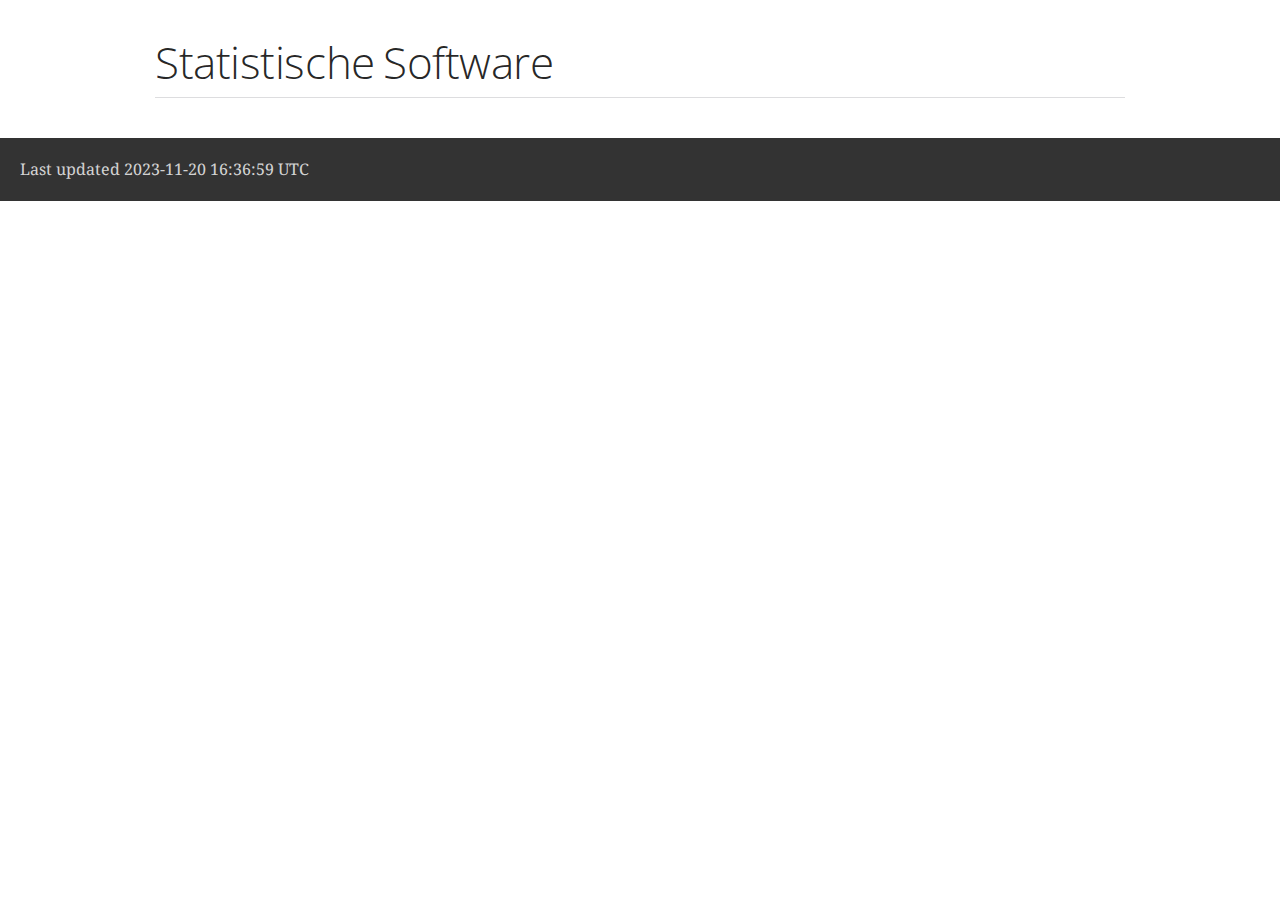
<file: notes/statsoft.html>
<!DOCTYPE html>
<html lang="en">
<head>
<meta charset="UTF-8">
<meta http-equiv="X-UA-Compatible" content="IE=edge">
<meta name="viewport" content="width=device-width, initial-scale=1.0">
<meta name="generator" content="Asciidoctor 2.0.20">
<link rel="icon" type="image/png" href="themes/favicon.png">
<title>Statistische Software</title>
<link rel="stylesheet" href="https://fonts.googleapis.com/css?family=Open+Sans:300,300italic,400,400italic,600,600italic%7CNoto+Serif:400,400italic,700,700italic%7CDroid+Sans+Mono:400,700">
<style>
/*! Asciidoctor default stylesheet | MIT License | https://asciidoctor.org */
/* Uncomment the following line when using as a custom stylesheet */
/* @import "https://fonts.googleapis.com/css?family=Open+Sans:300,300italic,400,400italic,600,600italic%7CNoto+Serif:400,400italic,700,700italic%7CDroid+Sans+Mono:400,700"; */
html{font-family:sans-serif;-webkit-text-size-adjust:100%}
a{background:none}
a:focus{outline:thin dotted}
a:active,a:hover{outline:0}
h1{font-size:2em;margin:.67em 0}
b,strong{font-weight:bold}
abbr{font-size:.9em}
abbr[title]{cursor:help;border-bottom:1px dotted #dddddf;text-decoration:none}
dfn{font-style:italic}
hr{height:0}
mark{background:#ff0;color:#000}
code,kbd,pre,samp{font-family:monospace;font-size:1em}
pre{white-space:pre-wrap}
q{quotes:"\201C" "\201D" "\2018" "\2019"}
small{font-size:80%}
sub,sup{font-size:75%;line-height:0;position:relative;vertical-align:baseline}
sup{top:-.5em}
sub{bottom:-.25em}
img{border:0}
svg:not(:root){overflow:hidden}
figure{margin:0}
audio,video{display:inline-block}
audio:not([controls]){display:none;height:0}
fieldset{border:1px solid silver;margin:0 2px;padding:.35em .625em .75em}
legend{border:0;padding:0}
button,input,select,textarea{font-family:inherit;font-size:100%;margin:0}
button,input{line-height:normal}
button,select{text-transform:none}
button,html input[type=button],input[type=reset],input[type=submit]{-webkit-appearance:button;cursor:pointer}
button[disabled],html input[disabled]{cursor:default}
input[type=checkbox],input[type=radio]{padding:0}
button::-moz-focus-inner,input::-moz-focus-inner{border:0;padding:0}
textarea{overflow:auto;vertical-align:top}
table{border-collapse:collapse;border-spacing:0}
*,::before,::after{box-sizing:border-box}
html,body{font-size:100%}
body{background:#fff;color:rgba(0,0,0,.8);padding:0;margin:0;font-family:"Noto Serif","DejaVu Serif",serif;line-height:1;position:relative;cursor:auto;-moz-tab-size:4;-o-tab-size:4;tab-size:4;word-wrap:anywhere;-moz-osx-font-smoothing:grayscale;-webkit-font-smoothing:antialiased}
a:hover{cursor:pointer}
img,object,embed{max-width:100%;height:auto}
object,embed{height:100%}
img{-ms-interpolation-mode:bicubic}
.left{float:left!important}
.right{float:right!important}
.text-left{text-align:left!important}
.text-right{text-align:right!important}
.text-center{text-align:center!important}
.text-justify{text-align:justify!important}
.hide{display:none}
img,object,svg{display:inline-block;vertical-align:middle}
textarea{height:auto;min-height:50px}
select{width:100%}
.subheader,.admonitionblock td.content>.title,.audioblock>.title,.exampleblock>.title,.imageblock>.title,.listingblock>.title,.literalblock>.title,.stemblock>.title,.openblock>.title,.paragraph>.title,.quoteblock>.title,table.tableblock>.title,.verseblock>.title,.videoblock>.title,.dlist>.title,.olist>.title,.ulist>.title,.qlist>.title,.hdlist>.title{line-height:1.45;color:#7a2518;font-weight:400;margin-top:0;margin-bottom:.25em}
div,dl,dt,dd,ul,ol,li,h1,h2,h3,#toctitle,.sidebarblock>.content>.title,h4,h5,h6,pre,form,p,blockquote,th,td{margin:0;padding:0}
a{color:#2156a5;text-decoration:underline;line-height:inherit}
a:hover,a:focus{color:#1d4b8f}
a img{border:0}
p{line-height:1.6;margin-bottom:1.25em;text-rendering:optimizeLegibility}
p aside{font-size:.875em;line-height:1.35;font-style:italic}
h1,h2,h3,#toctitle,.sidebarblock>.content>.title,h4,h5,h6{font-family:"Open Sans","DejaVu Sans",sans-serif;font-weight:300;font-style:normal;color:#ba3925;text-rendering:optimizeLegibility;margin-top:1em;margin-bottom:.5em;line-height:1.0125em}
h1 small,h2 small,h3 small,#toctitle small,.sidebarblock>.content>.title small,h4 small,h5 small,h6 small{font-size:60%;color:#e99b8f;line-height:0}
h1{font-size:2.125em}
h2{font-size:1.6875em}
h3,#toctitle,.sidebarblock>.content>.title{font-size:1.375em}
h4,h5{font-size:1.125em}
h6{font-size:1em}
hr{border:solid #dddddf;border-width:1px 0 0;clear:both;margin:1.25em 0 1.1875em}
em,i{font-style:italic;line-height:inherit}
strong,b{font-weight:bold;line-height:inherit}
small{font-size:60%;line-height:inherit}
code{font-family:"Droid Sans Mono","DejaVu Sans Mono",monospace;font-weight:400;color:rgba(0,0,0,.9)}
ul,ol,dl{line-height:1.6;margin-bottom:1.25em;list-style-position:outside;font-family:inherit}
ul,ol{margin-left:1.5em}
ul li ul,ul li ol{margin-left:1.25em;margin-bottom:0}
ul.circle{list-style-type:circle}
ul.disc{list-style-type:disc}
ul.square{list-style-type:square}
ul.circle ul:not([class]),ul.disc ul:not([class]),ul.square ul:not([class]){list-style:inherit}
ol li ul,ol li ol{margin-left:1.25em;margin-bottom:0}
dl dt{margin-bottom:.3125em;font-weight:bold}
dl dd{margin-bottom:1.25em}
blockquote{margin:0 0 1.25em;padding:.5625em 1.25em 0 1.1875em;border-left:1px solid #ddd}
blockquote,blockquote p{line-height:1.6;color:rgba(0,0,0,.85)}
@media screen and (min-width:768px){h1,h2,h3,#toctitle,.sidebarblock>.content>.title,h4,h5,h6{line-height:1.2}
h1{font-size:2.75em}
h2{font-size:2.3125em}
h3,#toctitle,.sidebarblock>.content>.title{font-size:1.6875em}
h4{font-size:1.4375em}}
table{background:#fff;margin-bottom:1.25em;border:1px solid #dedede;word-wrap:normal}
table thead,table tfoot{background:#f7f8f7}
table thead tr th,table thead tr td,table tfoot tr th,table tfoot tr td{padding:.5em .625em .625em;font-size:inherit;color:rgba(0,0,0,.8);text-align:left}
table tr th,table tr td{padding:.5625em .625em;font-size:inherit;color:rgba(0,0,0,.8)}
table tr.even,table tr.alt{background:#f8f8f7}
table thead tr th,table tfoot tr th,table tbody tr td,table tr td,table tfoot tr td{line-height:1.6}
h1,h2,h3,#toctitle,.sidebarblock>.content>.title,h4,h5,h6{line-height:1.2;word-spacing:-.05em}
h1 strong,h2 strong,h3 strong,#toctitle strong,.sidebarblock>.content>.title strong,h4 strong,h5 strong,h6 strong{font-weight:400}
.center{margin-left:auto;margin-right:auto}
.stretch{width:100%}
.clearfix::before,.clearfix::after,.float-group::before,.float-group::after{content:" ";display:table}
.clearfix::after,.float-group::after{clear:both}
:not(pre).nobreak{word-wrap:normal}
:not(pre).nowrap{white-space:nowrap}
:not(pre).pre-wrap{white-space:pre-wrap}
:not(pre):not([class^=L])>code{font-size:.9375em;font-style:normal!important;letter-spacing:0;padding:.1em .5ex;word-spacing:-.15em;background:#f7f7f8;border-radius:4px;line-height:1.45;text-rendering:optimizeSpeed}
pre{color:rgba(0,0,0,.9);font-family:"Droid Sans Mono","DejaVu Sans Mono",monospace;line-height:1.45;text-rendering:optimizeSpeed}
pre code,pre pre{color:inherit;font-size:inherit;line-height:inherit}
pre>code{display:block}
pre.nowrap,pre.nowrap pre{white-space:pre;word-wrap:normal}
em em{font-style:normal}
strong strong{font-weight:400}
.keyseq{color:rgba(51,51,51,.8)}
kbd{font-family:"Droid Sans Mono","DejaVu Sans Mono",monospace;display:inline-block;color:rgba(0,0,0,.8);font-size:.65em;line-height:1.45;background:#f7f7f7;border:1px solid #ccc;border-radius:3px;box-shadow:0 1px 0 rgba(0,0,0,.2),inset 0 0 0 .1em #fff;margin:0 .15em;padding:.2em .5em;vertical-align:middle;position:relative;top:-.1em;white-space:nowrap}
.keyseq kbd:first-child{margin-left:0}
.keyseq kbd:last-child{margin-right:0}
.menuseq,.menuref{color:#000}
.menuseq b:not(.caret),.menuref{font-weight:inherit}
.menuseq{word-spacing:-.02em}
.menuseq b.caret{font-size:1.25em;line-height:.8}
.menuseq i.caret{font-weight:bold;text-align:center;width:.45em}
b.button::before,b.button::after{position:relative;top:-1px;font-weight:400}
b.button::before{content:"[";padding:0 3px 0 2px}
b.button::after{content:"]";padding:0 2px 0 3px}
p a>code:hover{color:rgba(0,0,0,.9)}
#header,#content,#footnotes,#footer{width:100%;margin:0 auto;max-width:62.5em;*zoom:1;position:relative;padding-left:.9375em;padding-right:.9375em}
#header::before,#header::after,#content::before,#content::after,#footnotes::before,#footnotes::after,#footer::before,#footer::after{content:" ";display:table}
#header::after,#content::after,#footnotes::after,#footer::after{clear:both}
#content{margin-top:1.25em}
#content::before{content:none}
#header>h1:first-child{color:rgba(0,0,0,.85);margin-top:2.25rem;margin-bottom:0}
#header>h1:first-child+#toc{margin-top:8px;border-top:1px solid #dddddf}
#header>h1:only-child,body.toc2 #header>h1:nth-last-child(2){border-bottom:1px solid #dddddf;padding-bottom:8px}
#header .details{border-bottom:1px solid #dddddf;line-height:1.45;padding-top:.25em;padding-bottom:.25em;padding-left:.25em;color:rgba(0,0,0,.6);display:flex;flex-flow:row wrap}
#header .details span:first-child{margin-left:-.125em}
#header .details span.email a{color:rgba(0,0,0,.85)}
#header .details br{display:none}
#header .details br+span::before{content:"\00a0\2013\00a0"}
#header .details br+span.author::before{content:"\00a0\22c5\00a0";color:rgba(0,0,0,.85)}
#header .details br+span#revremark::before{content:"\00a0|\00a0"}
#header #revnumber{text-transform:capitalize}
#header #revnumber::after{content:"\00a0"}
#content>h1:first-child:not([class]){color:rgba(0,0,0,.85);border-bottom:1px solid #dddddf;padding-bottom:8px;margin-top:0;padding-top:1rem;margin-bottom:1.25rem}
#toc{border-bottom:1px solid #e7e7e9;padding-bottom:.5em}
#toc>ul{margin-left:.125em}
#toc ul.sectlevel0>li>a{font-style:italic}
#toc ul.sectlevel0 ul.sectlevel1{margin:.5em 0}
#toc ul{font-family:"Open Sans","DejaVu Sans",sans-serif;list-style-type:none}
#toc li{line-height:1.3334;margin-top:.3334em}
#toc a{text-decoration:none}
#toc a:active{text-decoration:underline}
#toctitle{color:#7a2518;font-size:1.2em}
@media screen and (min-width:768px){#toctitle{font-size:1.375em}
body.toc2{padding-left:15em;padding-right:0}
#toc.toc2{margin-top:0!important;background:#f8f8f7;position:fixed;width:15em;left:0;top:0;border-right:1px solid #e7e7e9;border-top-width:0!important;border-bottom-width:0!important;z-index:1000;padding:1.25em 1em;height:100%;overflow:auto}
#toc.toc2 #toctitle{margin-top:0;margin-bottom:.8rem;font-size:1.2em}
#toc.toc2>ul{font-size:.9em;margin-bottom:0}
#toc.toc2 ul ul{margin-left:0;padding-left:1em}
#toc.toc2 ul.sectlevel0 ul.sectlevel1{padding-left:0;margin-top:.5em;margin-bottom:.5em}
body.toc2.toc-right{padding-left:0;padding-right:15em}
body.toc2.toc-right #toc.toc2{border-right-width:0;border-left:1px solid #e7e7e9;left:auto;right:0}}
@media screen and (min-width:1280px){body.toc2{padding-left:20em;padding-right:0}
#toc.toc2{width:20em}
#toc.toc2 #toctitle{font-size:1.375em}
#toc.toc2>ul{font-size:.95em}
#toc.toc2 ul ul{padding-left:1.25em}
body.toc2.toc-right{padding-left:0;padding-right:20em}}
#content #toc{border:1px solid #e0e0dc;margin-bottom:1.25em;padding:1.25em;background:#f8f8f7;border-radius:4px}
#content #toc>:first-child{margin-top:0}
#content #toc>:last-child{margin-bottom:0}
#footer{max-width:none;background:rgba(0,0,0,.8);padding:1.25em}
#footer-text{color:hsla(0,0%,100%,.8);line-height:1.44}
#content{margin-bottom:.625em}
.sect1{padding-bottom:.625em}
@media screen and (min-width:768px){#content{margin-bottom:1.25em}
.sect1{padding-bottom:1.25em}}
.sect1:last-child{padding-bottom:0}
.sect1+.sect1{border-top:1px solid #e7e7e9}
#content h1>a.anchor,h2>a.anchor,h3>a.anchor,#toctitle>a.anchor,.sidebarblock>.content>.title>a.anchor,h4>a.anchor,h5>a.anchor,h6>a.anchor{position:absolute;z-index:1001;width:1.5ex;margin-left:-1.5ex;display:block;text-decoration:none!important;visibility:hidden;text-align:center;font-weight:400}
#content h1>a.anchor::before,h2>a.anchor::before,h3>a.anchor::before,#toctitle>a.anchor::before,.sidebarblock>.content>.title>a.anchor::before,h4>a.anchor::before,h5>a.anchor::before,h6>a.anchor::before{content:"\00A7";font-size:.85em;display:block;padding-top:.1em}
#content h1:hover>a.anchor,#content h1>a.anchor:hover,h2:hover>a.anchor,h2>a.anchor:hover,h3:hover>a.anchor,#toctitle:hover>a.anchor,.sidebarblock>.content>.title:hover>a.anchor,h3>a.anchor:hover,#toctitle>a.anchor:hover,.sidebarblock>.content>.title>a.anchor:hover,h4:hover>a.anchor,h4>a.anchor:hover,h5:hover>a.anchor,h5>a.anchor:hover,h6:hover>a.anchor,h6>a.anchor:hover{visibility:visible}
#content h1>a.link,h2>a.link,h3>a.link,#toctitle>a.link,.sidebarblock>.content>.title>a.link,h4>a.link,h5>a.link,h6>a.link{color:#ba3925;text-decoration:none}
#content h1>a.link:hover,h2>a.link:hover,h3>a.link:hover,#toctitle>a.link:hover,.sidebarblock>.content>.title>a.link:hover,h4>a.link:hover,h5>a.link:hover,h6>a.link:hover{color:#a53221}
details,.audioblock,.imageblock,.literalblock,.listingblock,.stemblock,.videoblock{margin-bottom:1.25em}
details{margin-left:1.25rem}
details>summary{cursor:pointer;display:block;position:relative;line-height:1.6;margin-bottom:.625rem;outline:none;-webkit-tap-highlight-color:transparent}
details>summary::-webkit-details-marker{display:none}
details>summary::before{content:"";border:solid transparent;border-left:solid;border-width:.3em 0 .3em .5em;position:absolute;top:.5em;left:-1.25rem;transform:translateX(15%)}
details[open]>summary::before{border:solid transparent;border-top:solid;border-width:.5em .3em 0;transform:translateY(15%)}
details>summary::after{content:"";width:1.25rem;height:1em;position:absolute;top:.3em;left:-1.25rem}
.admonitionblock td.content>.title,.audioblock>.title,.exampleblock>.title,.imageblock>.title,.listingblock>.title,.literalblock>.title,.stemblock>.title,.openblock>.title,.paragraph>.title,.quoteblock>.title,table.tableblock>.title,.verseblock>.title,.videoblock>.title,.dlist>.title,.olist>.title,.ulist>.title,.qlist>.title,.hdlist>.title{text-rendering:optimizeLegibility;text-align:left;font-family:"Noto Serif","DejaVu Serif",serif;font-size:1rem;font-style:italic}
table.tableblock.fit-content>caption.title{white-space:nowrap;width:0}
.paragraph.lead>p,#preamble>.sectionbody>[class=paragraph]:first-of-type p{font-size:1.21875em;line-height:1.6;color:rgba(0,0,0,.85)}
.admonitionblock>table{border-collapse:separate;border:0;background:none;width:100%}
.admonitionblock>table td.icon{text-align:center;width:80px}
.admonitionblock>table td.icon img{max-width:none}
.admonitionblock>table td.icon .title{font-weight:bold;font-family:"Open Sans","DejaVu Sans",sans-serif;text-transform:uppercase}
.admonitionblock>table td.content{padding-left:1.125em;padding-right:1.25em;border-left:1px solid #dddddf;color:rgba(0,0,0,.6);word-wrap:anywhere}
.admonitionblock>table td.content>:last-child>:last-child{margin-bottom:0}
.exampleblock>.content{border:1px solid #e6e6e6;margin-bottom:1.25em;padding:1.25em;background:#fff;border-radius:4px}
.sidebarblock{border:1px solid #dbdbd6;margin-bottom:1.25em;padding:1.25em;background:#f3f3f2;border-radius:4px}
.sidebarblock>.content>.title{color:#7a2518;margin-top:0;text-align:center}
.exampleblock>.content>:first-child,.sidebarblock>.content>:first-child{margin-top:0}
.exampleblock>.content>:last-child,.exampleblock>.content>:last-child>:last-child,.exampleblock>.content .olist>ol>li:last-child>:last-child,.exampleblock>.content .ulist>ul>li:last-child>:last-child,.exampleblock>.content .qlist>ol>li:last-child>:last-child,.sidebarblock>.content>:last-child,.sidebarblock>.content>:last-child>:last-child,.sidebarblock>.content .olist>ol>li:last-child>:last-child,.sidebarblock>.content .ulist>ul>li:last-child>:last-child,.sidebarblock>.content .qlist>ol>li:last-child>:last-child{margin-bottom:0}
.literalblock pre,.listingblock>.content>pre{border-radius:4px;overflow-x:auto;padding:1em;font-size:.8125em}
@media screen and (min-width:768px){.literalblock pre,.listingblock>.content>pre{font-size:.90625em}}
@media screen and (min-width:1280px){.literalblock pre,.listingblock>.content>pre{font-size:1em}}
.literalblock pre,.listingblock>.content>pre:not(.highlight),.listingblock>.content>pre[class=highlight],.listingblock>.content>pre[class^="highlight "]{background:#f7f7f8}
.literalblock.output pre{color:#f7f7f8;background:rgba(0,0,0,.9)}
.listingblock>.content{position:relative}
.listingblock code[data-lang]::before{display:none;content:attr(data-lang);position:absolute;font-size:.75em;top:.425rem;right:.5rem;line-height:1;text-transform:uppercase;color:inherit;opacity:.5}
.listingblock:hover code[data-lang]::before{display:block}
.listingblock.terminal pre .command::before{content:attr(data-prompt);padding-right:.5em;color:inherit;opacity:.5}
.listingblock.terminal pre .command:not([data-prompt])::before{content:"$"}
.listingblock pre.highlightjs{padding:0}
.listingblock pre.highlightjs>code{padding:1em;border-radius:4px}
.listingblock pre.prettyprint{border-width:0}
.prettyprint{background:#f7f7f8}
pre.prettyprint .linenums{line-height:1.45;margin-left:2em}
pre.prettyprint li{background:none;list-style-type:inherit;padding-left:0}
pre.prettyprint li code[data-lang]::before{opacity:1}
pre.prettyprint li:not(:first-child) code[data-lang]::before{display:none}
table.linenotable{border-collapse:separate;border:0;margin-bottom:0;background:none}
table.linenotable td[class]{color:inherit;vertical-align:top;padding:0;line-height:inherit;white-space:normal}
table.linenotable td.code{padding-left:.75em}
table.linenotable td.linenos,pre.pygments .linenos{border-right:1px solid;opacity:.35;padding-right:.5em;-webkit-user-select:none;-moz-user-select:none;-ms-user-select:none;user-select:none}
pre.pygments span.linenos{display:inline-block;margin-right:.75em}
.quoteblock{margin:0 1em 1.25em 1.5em;display:table}
.quoteblock:not(.excerpt)>.title{margin-left:-1.5em;margin-bottom:.75em}
.quoteblock blockquote,.quoteblock p{color:rgba(0,0,0,.85);font-size:1.15rem;line-height:1.75;word-spacing:.1em;letter-spacing:0;font-style:italic;text-align:justify}
.quoteblock blockquote{margin:0;padding:0;border:0}
.quoteblock blockquote::before{content:"\201c";float:left;font-size:2.75em;font-weight:bold;line-height:.6em;margin-left:-.6em;color:#7a2518;text-shadow:0 1px 2px rgba(0,0,0,.1)}
.quoteblock blockquote>.paragraph:last-child p{margin-bottom:0}
.quoteblock .attribution{margin-top:.75em;margin-right:.5ex;text-align:right}
.verseblock{margin:0 1em 1.25em}
.verseblock pre{font-family:"Open Sans","DejaVu Sans",sans-serif;font-size:1.15rem;color:rgba(0,0,0,.85);font-weight:300;text-rendering:optimizeLegibility}
.verseblock pre strong{font-weight:400}
.verseblock .attribution{margin-top:1.25rem;margin-left:.5ex}
.quoteblock .attribution,.verseblock .attribution{font-size:.9375em;line-height:1.45;font-style:italic}
.quoteblock .attribution br,.verseblock .attribution br{display:none}
.quoteblock .attribution cite,.verseblock .attribution cite{display:block;letter-spacing:-.025em;color:rgba(0,0,0,.6)}
.quoteblock.abstract blockquote::before,.quoteblock.excerpt blockquote::before,.quoteblock .quoteblock blockquote::before{display:none}
.quoteblock.abstract blockquote,.quoteblock.abstract p,.quoteblock.excerpt blockquote,.quoteblock.excerpt p,.quoteblock .quoteblock blockquote,.quoteblock .quoteblock p{line-height:1.6;word-spacing:0}
.quoteblock.abstract{margin:0 1em 1.25em;display:block}
.quoteblock.abstract>.title{margin:0 0 .375em;font-size:1.15em;text-align:center}
.quoteblock.excerpt>blockquote,.quoteblock .quoteblock{padding:0 0 .25em 1em;border-left:.25em solid #dddddf}
.quoteblock.excerpt,.quoteblock .quoteblock{margin-left:0}
.quoteblock.excerpt blockquote,.quoteblock.excerpt p,.quoteblock .quoteblock blockquote,.quoteblock .quoteblock p{color:inherit;font-size:1.0625rem}
.quoteblock.excerpt .attribution,.quoteblock .quoteblock .attribution{color:inherit;font-size:.85rem;text-align:left;margin-right:0}
p.tableblock:last-child{margin-bottom:0}
td.tableblock>.content{margin-bottom:1.25em;word-wrap:anywhere}
td.tableblock>.content>:last-child{margin-bottom:-1.25em}
table.tableblock,th.tableblock,td.tableblock{border:0 solid #dedede}
table.grid-all>*>tr>*{border-width:1px}
table.grid-cols>*>tr>*{border-width:0 1px}
table.grid-rows>*>tr>*{border-width:1px 0}
table.frame-all{border-width:1px}
table.frame-ends{border-width:1px 0}
table.frame-sides{border-width:0 1px}
table.frame-none>colgroup+*>:first-child>*,table.frame-sides>colgroup+*>:first-child>*{border-top-width:0}
table.frame-none>:last-child>:last-child>*,table.frame-sides>:last-child>:last-child>*{border-bottom-width:0}
table.frame-none>*>tr>:first-child,table.frame-ends>*>tr>:first-child{border-left-width:0}
table.frame-none>*>tr>:last-child,table.frame-ends>*>tr>:last-child{border-right-width:0}
table.stripes-all>*>tr,table.stripes-odd>*>tr:nth-of-type(odd),table.stripes-even>*>tr:nth-of-type(even),table.stripes-hover>*>tr:hover{background:#f8f8f7}
th.halign-left,td.halign-left{text-align:left}
th.halign-right,td.halign-right{text-align:right}
th.halign-center,td.halign-center{text-align:center}
th.valign-top,td.valign-top{vertical-align:top}
th.valign-bottom,td.valign-bottom{vertical-align:bottom}
th.valign-middle,td.valign-middle{vertical-align:middle}
table thead th,table tfoot th{font-weight:bold}
tbody tr th{background:#f7f8f7}
tbody tr th,tbody tr th p,tfoot tr th,tfoot tr th p{color:rgba(0,0,0,.8);font-weight:bold}
p.tableblock>code:only-child{background:none;padding:0}
p.tableblock{font-size:1em}
ol{margin-left:1.75em}
ul li ol{margin-left:1.5em}
dl dd{margin-left:1.125em}
dl dd:last-child,dl dd:last-child>:last-child{margin-bottom:0}
li p,ul dd,ol dd,.olist .olist,.ulist .ulist,.ulist .olist,.olist .ulist{margin-bottom:.625em}
ul.checklist,ul.none,ol.none,ul.no-bullet,ol.no-bullet,ol.unnumbered,ul.unstyled,ol.unstyled{list-style-type:none}
ul.no-bullet,ol.no-bullet,ol.unnumbered{margin-left:.625em}
ul.unstyled,ol.unstyled{margin-left:0}
li>p:empty:only-child::before{content:"";display:inline-block}
ul.checklist>li>p:first-child{margin-left:-1em}
ul.checklist>li>p:first-child>.fa-square-o:first-child,ul.checklist>li>p:first-child>.fa-check-square-o:first-child{width:1.25em;font-size:.8em;position:relative;bottom:.125em}
ul.checklist>li>p:first-child>input[type=checkbox]:first-child{margin-right:.25em}
ul.inline{display:flex;flex-flow:row wrap;list-style:none;margin:0 0 .625em -1.25em}
ul.inline>li{margin-left:1.25em}
.unstyled dl dt{font-weight:400;font-style:normal}
ol.arabic{list-style-type:decimal}
ol.decimal{list-style-type:decimal-leading-zero}
ol.loweralpha{list-style-type:lower-alpha}
ol.upperalpha{list-style-type:upper-alpha}
ol.lowerroman{list-style-type:lower-roman}
ol.upperroman{list-style-type:upper-roman}
ol.lowergreek{list-style-type:lower-greek}
.hdlist>table,.colist>table{border:0;background:none}
.hdlist>table>tbody>tr,.colist>table>tbody>tr{background:none}
td.hdlist1,td.hdlist2{vertical-align:top;padding:0 .625em}
td.hdlist1{font-weight:bold;padding-bottom:1.25em}
td.hdlist2{word-wrap:anywhere}
.literalblock+.colist,.listingblock+.colist{margin-top:-.5em}
.colist td:not([class]):first-child{padding:.4em .75em 0;line-height:1;vertical-align:top}
.colist td:not([class]):first-child img{max-width:none}
.colist td:not([class]):last-child{padding:.25em 0}
.thumb,.th{line-height:0;display:inline-block;border:4px solid #fff;box-shadow:0 0 0 1px #ddd}
.imageblock.left{margin:.25em .625em 1.25em 0}
.imageblock.right{margin:.25em 0 1.25em .625em}
.imageblock>.title{margin-bottom:0}
.imageblock.thumb,.imageblock.th{border-width:6px}
.imageblock.thumb>.title,.imageblock.th>.title{padding:0 .125em}
.image.left,.image.right{margin-top:.25em;margin-bottom:.25em;display:inline-block;line-height:0}
.image.left{margin-right:.625em}
.image.right{margin-left:.625em}
a.image{text-decoration:none;display:inline-block}
a.image object{pointer-events:none}
sup.footnote,sup.footnoteref{font-size:.875em;position:static;vertical-align:super}
sup.footnote a,sup.footnoteref a{text-decoration:none}
sup.footnote a:active,sup.footnoteref a:active{text-decoration:underline}
#footnotes{padding-top:.75em;padding-bottom:.75em;margin-bottom:.625em}
#footnotes hr{width:20%;min-width:6.25em;margin:-.25em 0 .75em;border-width:1px 0 0}
#footnotes .footnote{padding:0 .375em 0 .225em;line-height:1.3334;font-size:.875em;margin-left:1.2em;margin-bottom:.2em}
#footnotes .footnote a:first-of-type{font-weight:bold;text-decoration:none;margin-left:-1.05em}
#footnotes .footnote:last-of-type{margin-bottom:0}
#content #footnotes{margin-top:-.625em;margin-bottom:0;padding:.75em 0}
div.unbreakable{page-break-inside:avoid}
.big{font-size:larger}
.small{font-size:smaller}
.underline{text-decoration:underline}
.overline{text-decoration:overline}
.line-through{text-decoration:line-through}
.aqua{color:#00bfbf}
.aqua-background{background:#00fafa}
.black{color:#000}
.black-background{background:#000}
.blue{color:#0000bf}
.blue-background{background:#0000fa}
.fuchsia{color:#bf00bf}
.fuchsia-background{background:#fa00fa}
.gray{color:#606060}
.gray-background{background:#7d7d7d}
.green{color:#006000}
.green-background{background:#007d00}
.lime{color:#00bf00}
.lime-background{background:#00fa00}
.maroon{color:#600000}
.maroon-background{background:#7d0000}
.navy{color:#000060}
.navy-background{background:#00007d}
.olive{color:#606000}
.olive-background{background:#7d7d00}
.purple{color:#600060}
.purple-background{background:#7d007d}
.red{color:#bf0000}
.red-background{background:#fa0000}
.silver{color:#909090}
.silver-background{background:#bcbcbc}
.teal{color:#006060}
.teal-background{background:#007d7d}
.white{color:#bfbfbf}
.white-background{background:#fafafa}
.yellow{color:#bfbf00}
.yellow-background{background:#fafa00}
span.icon>.fa{cursor:default}
a span.icon>.fa{cursor:inherit}
.admonitionblock td.icon [class^="fa icon-"]{font-size:2.5em;text-shadow:1px 1px 2px rgba(0,0,0,.5);cursor:default}
.admonitionblock td.icon .icon-note::before{content:"\f05a";color:#19407c}
.admonitionblock td.icon .icon-tip::before{content:"\f0eb";text-shadow:1px 1px 2px rgba(155,155,0,.8);color:#111}
.admonitionblock td.icon .icon-warning::before{content:"\f071";color:#bf6900}
.admonitionblock td.icon .icon-caution::before{content:"\f06d";color:#bf3400}
.admonitionblock td.icon .icon-important::before{content:"\f06a";color:#bf0000}
.conum[data-value]{display:inline-block;color:#fff!important;background:rgba(0,0,0,.8);border-radius:50%;text-align:center;font-size:.75em;width:1.67em;height:1.67em;line-height:1.67em;font-family:"Open Sans","DejaVu Sans",sans-serif;font-style:normal;font-weight:bold}
.conum[data-value] *{color:#fff!important}
.conum[data-value]+b{display:none}
.conum[data-value]::after{content:attr(data-value)}
pre .conum[data-value]{position:relative;top:-.125em}
b.conum *{color:inherit!important}
.conum:not([data-value]):empty{display:none}
dt,th.tableblock,td.content,div.footnote{text-rendering:optimizeLegibility}
h1,h2,p,td.content,span.alt,summary{letter-spacing:-.01em}
p strong,td.content strong,div.footnote strong{letter-spacing:-.005em}
p,blockquote,dt,td.content,td.hdlist1,span.alt,summary{font-size:1.0625rem}
p{margin-bottom:1.25rem}
.sidebarblock p,.sidebarblock dt,.sidebarblock td.content,p.tableblock{font-size:1em}
.exampleblock>.content{background:#fffef7;border-color:#e0e0dc;box-shadow:0 1px 4px #e0e0dc}
.print-only{display:none!important}
@page{margin:1.25cm .75cm}
@media print{*{box-shadow:none!important;text-shadow:none!important}
html{font-size:80%}
a{color:inherit!important;text-decoration:underline!important}
a.bare,a[href^="#"],a[href^="mailto:"]{text-decoration:none!important}
a[href^="http:"]:not(.bare)::after,a[href^="https:"]:not(.bare)::after{content:"(" attr(href) ")";display:inline-block;font-size:.875em;padding-left:.25em}
abbr[title]{border-bottom:1px dotted}
abbr[title]::after{content:" (" attr(title) ")"}
pre,blockquote,tr,img,object,svg{page-break-inside:avoid}
thead{display:table-header-group}
svg{max-width:100%}
p,blockquote,dt,td.content{font-size:1em;orphans:3;widows:3}
h2,h3,#toctitle,.sidebarblock>.content>.title{page-break-after:avoid}
#header,#content,#footnotes,#footer{max-width:none}
#toc,.sidebarblock,.exampleblock>.content{background:none!important}
#toc{border-bottom:1px solid #dddddf!important;padding-bottom:0!important}
body.book #header{text-align:center}
body.book #header>h1:first-child{border:0!important;margin:2.5em 0 1em}
body.book #header .details{border:0!important;display:block;padding:0!important}
body.book #header .details span:first-child{margin-left:0!important}
body.book #header .details br{display:block}
body.book #header .details br+span::before{content:none!important}
body.book #toc{border:0!important;text-align:left!important;padding:0!important;margin:0!important}
body.book #toc,body.book #preamble,body.book h1.sect0,body.book .sect1>h2{page-break-before:always}
.listingblock code[data-lang]::before{display:block}
#footer{padding:0 .9375em}
.hide-on-print{display:none!important}
.print-only{display:block!important}
.hide-for-print{display:none!important}
.show-for-print{display:inherit!important}}
@media amzn-kf8,print{#header>h1:first-child{margin-top:1.25rem}
.sect1{padding:0!important}
.sect1+.sect1{border:0}
#footer{background:none}
#footer-text{color:rgba(0,0,0,.6);font-size:.9em}}
@media amzn-kf8{#header,#content,#footnotes,#footer{padding:0}}
</style>
<link rel="stylesheet" href="https://cdnjs.cloudflare.com/ajax/libs/font-awesome/4.7.0/css/font-awesome.min.css">
</head>
<body class="article">
<div id="header">
<h1>Statistische Software</h1>
</div>
<div id="content">

</div>
<div id="footer">
<div id="footer-text">
Last updated 2023-11-20 16:36:59 UTC
</div>
</div>
</body>
</html>
</file>
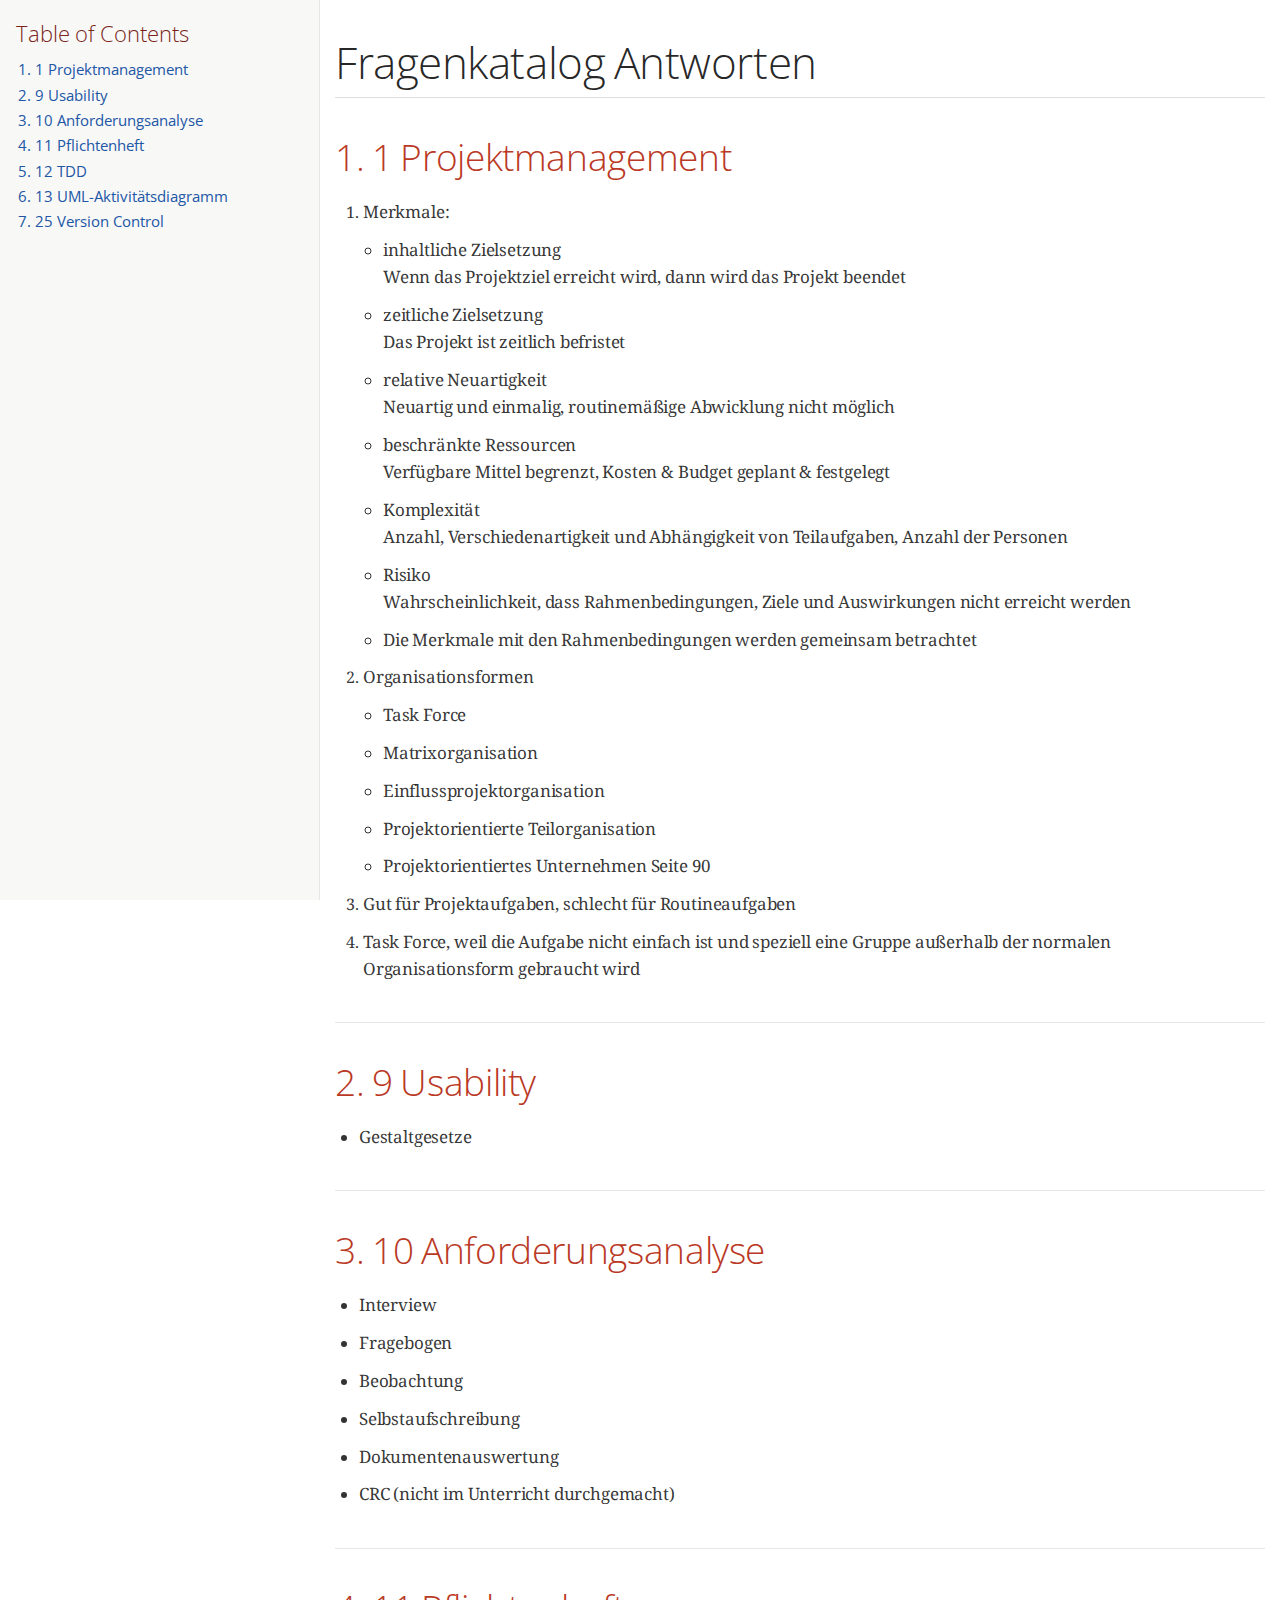
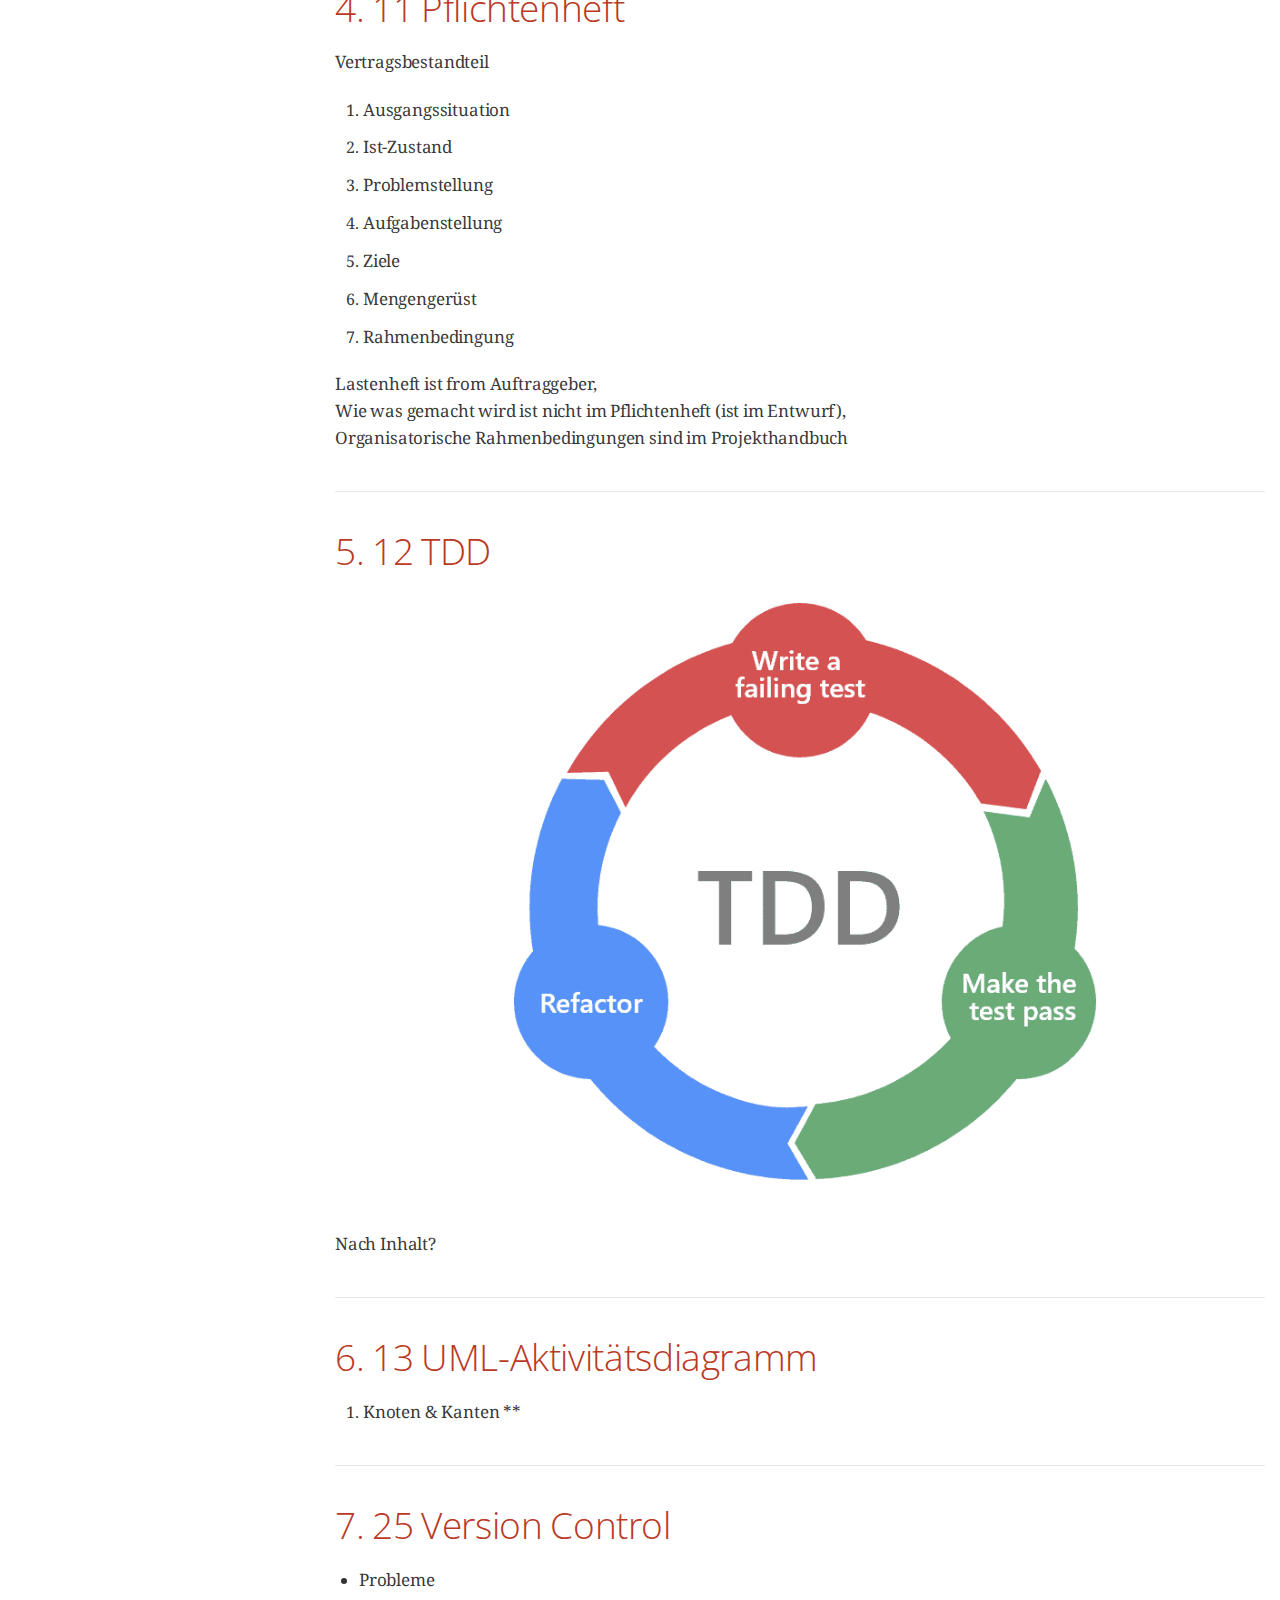
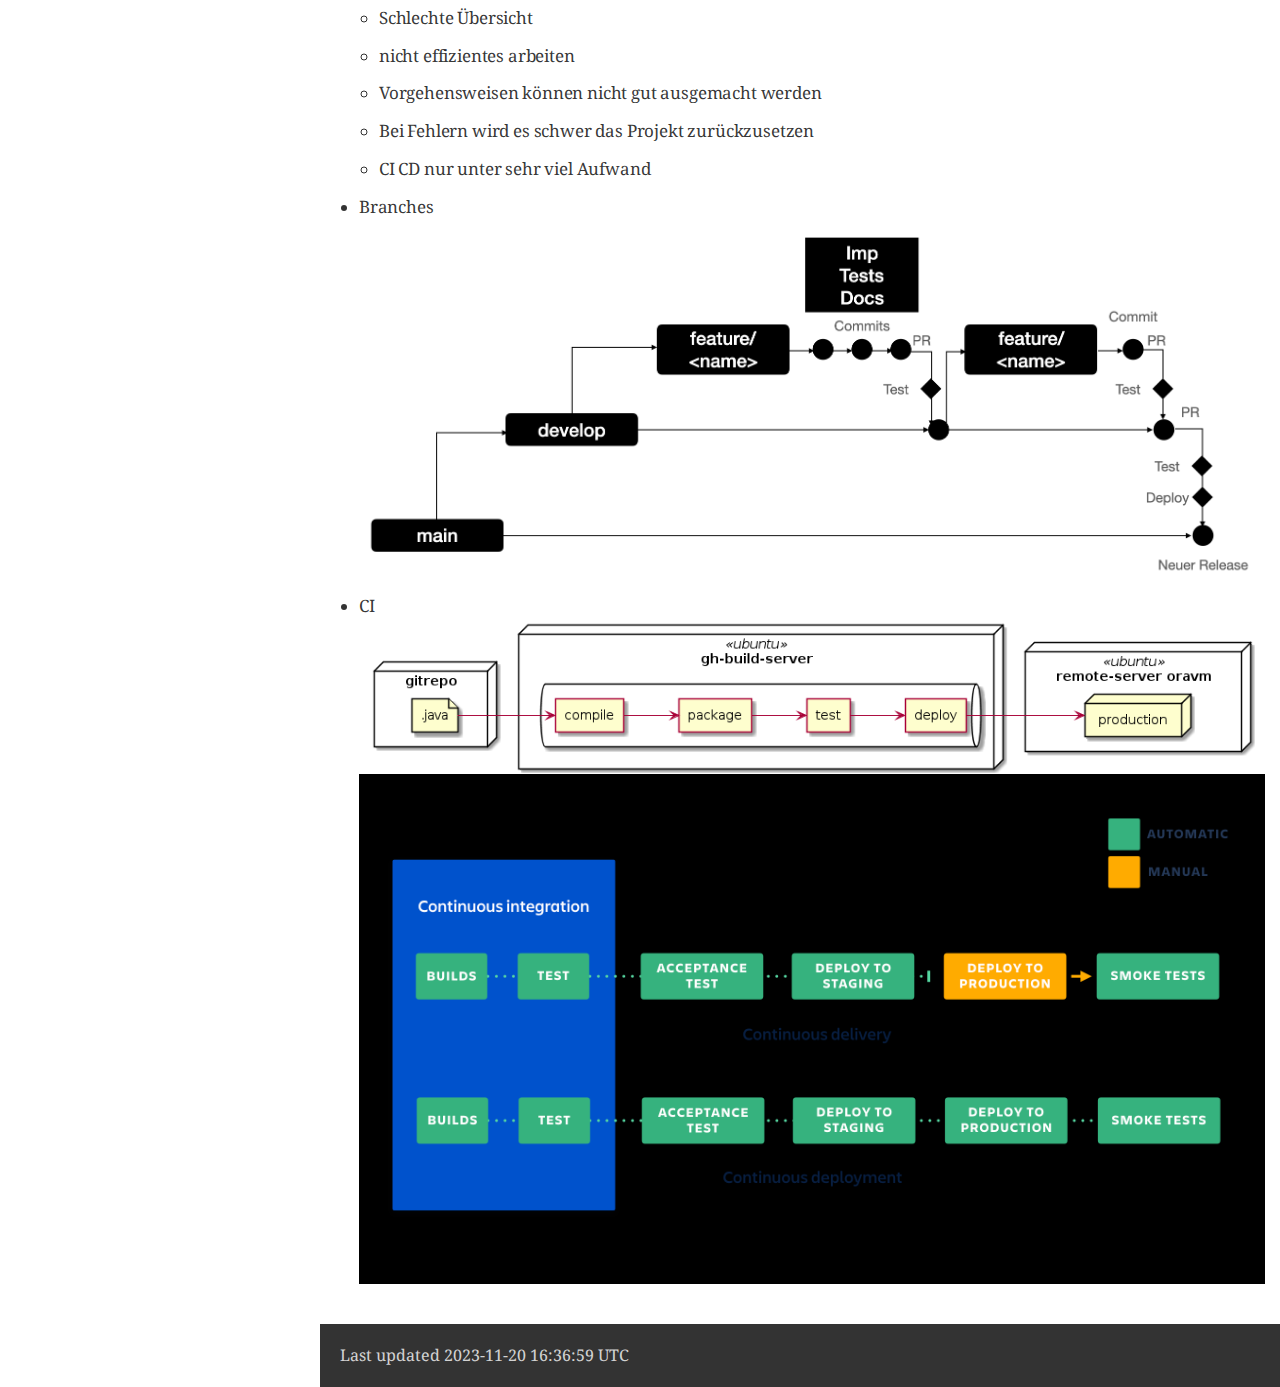
<file: notes/syp-antw.html>
<!DOCTYPE html>
<html lang="en">
<head>
<meta charset="UTF-8">
<meta http-equiv="X-UA-Compatible" content="IE=edge">
<meta name="viewport" content="width=device-width, initial-scale=1.0">
<meta name="generator" content="Asciidoctor 2.0.20">
<link rel="icon" type="image/png" href="themes/favicon.png">
<title>Fragenkatalog Antworten</title>
<link rel="stylesheet" href="https://fonts.googleapis.com/css?family=Open+Sans:300,300italic,400,400italic,600,600italic%7CNoto+Serif:400,400italic,700,700italic%7CDroid+Sans+Mono:400,700">
<style>
/*! Asciidoctor default stylesheet | MIT License | https://asciidoctor.org */
/* Uncomment the following line when using as a custom stylesheet */
/* @import "https://fonts.googleapis.com/css?family=Open+Sans:300,300italic,400,400italic,600,600italic%7CNoto+Serif:400,400italic,700,700italic%7CDroid+Sans+Mono:400,700"; */
html{font-family:sans-serif;-webkit-text-size-adjust:100%}
a{background:none}
a:focus{outline:thin dotted}
a:active,a:hover{outline:0}
h1{font-size:2em;margin:.67em 0}
b,strong{font-weight:bold}
abbr{font-size:.9em}
abbr[title]{cursor:help;border-bottom:1px dotted #dddddf;text-decoration:none}
dfn{font-style:italic}
hr{height:0}
mark{background:#ff0;color:#000}
code,kbd,pre,samp{font-family:monospace;font-size:1em}
pre{white-space:pre-wrap}
q{quotes:"\201C" "\201D" "\2018" "\2019"}
small{font-size:80%}
sub,sup{font-size:75%;line-height:0;position:relative;vertical-align:baseline}
sup{top:-.5em}
sub{bottom:-.25em}
img{border:0}
svg:not(:root){overflow:hidden}
figure{margin:0}
audio,video{display:inline-block}
audio:not([controls]){display:none;height:0}
fieldset{border:1px solid silver;margin:0 2px;padding:.35em .625em .75em}
legend{border:0;padding:0}
button,input,select,textarea{font-family:inherit;font-size:100%;margin:0}
button,input{line-height:normal}
button,select{text-transform:none}
button,html input[type=button],input[type=reset],input[type=submit]{-webkit-appearance:button;cursor:pointer}
button[disabled],html input[disabled]{cursor:default}
input[type=checkbox],input[type=radio]{padding:0}
button::-moz-focus-inner,input::-moz-focus-inner{border:0;padding:0}
textarea{overflow:auto;vertical-align:top}
table{border-collapse:collapse;border-spacing:0}
*,::before,::after{box-sizing:border-box}
html,body{font-size:100%}
body{background:#fff;color:rgba(0,0,0,.8);padding:0;margin:0;font-family:"Noto Serif","DejaVu Serif",serif;line-height:1;position:relative;cursor:auto;-moz-tab-size:4;-o-tab-size:4;tab-size:4;word-wrap:anywhere;-moz-osx-font-smoothing:grayscale;-webkit-font-smoothing:antialiased}
a:hover{cursor:pointer}
img,object,embed{max-width:100%;height:auto}
object,embed{height:100%}
img{-ms-interpolation-mode:bicubic}
.left{float:left!important}
.right{float:right!important}
.text-left{text-align:left!important}
.text-right{text-align:right!important}
.text-center{text-align:center!important}
.text-justify{text-align:justify!important}
.hide{display:none}
img,object,svg{display:inline-block;vertical-align:middle}
textarea{height:auto;min-height:50px}
select{width:100%}
.subheader,.admonitionblock td.content>.title,.audioblock>.title,.exampleblock>.title,.imageblock>.title,.listingblock>.title,.literalblock>.title,.stemblock>.title,.openblock>.title,.paragraph>.title,.quoteblock>.title,table.tableblock>.title,.verseblock>.title,.videoblock>.title,.dlist>.title,.olist>.title,.ulist>.title,.qlist>.title,.hdlist>.title{line-height:1.45;color:#7a2518;font-weight:400;margin-top:0;margin-bottom:.25em}
div,dl,dt,dd,ul,ol,li,h1,h2,h3,#toctitle,.sidebarblock>.content>.title,h4,h5,h6,pre,form,p,blockquote,th,td{margin:0;padding:0}
a{color:#2156a5;text-decoration:underline;line-height:inherit}
a:hover,a:focus{color:#1d4b8f}
a img{border:0}
p{line-height:1.6;margin-bottom:1.25em;text-rendering:optimizeLegibility}
p aside{font-size:.875em;line-height:1.35;font-style:italic}
h1,h2,h3,#toctitle,.sidebarblock>.content>.title,h4,h5,h6{font-family:"Open Sans","DejaVu Sans",sans-serif;font-weight:300;font-style:normal;color:#ba3925;text-rendering:optimizeLegibility;margin-top:1em;margin-bottom:.5em;line-height:1.0125em}
h1 small,h2 small,h3 small,#toctitle small,.sidebarblock>.content>.title small,h4 small,h5 small,h6 small{font-size:60%;color:#e99b8f;line-height:0}
h1{font-size:2.125em}
h2{font-size:1.6875em}
h3,#toctitle,.sidebarblock>.content>.title{font-size:1.375em}
h4,h5{font-size:1.125em}
h6{font-size:1em}
hr{border:solid #dddddf;border-width:1px 0 0;clear:both;margin:1.25em 0 1.1875em}
em,i{font-style:italic;line-height:inherit}
strong,b{font-weight:bold;line-height:inherit}
small{font-size:60%;line-height:inherit}
code{font-family:"Droid Sans Mono","DejaVu Sans Mono",monospace;font-weight:400;color:rgba(0,0,0,.9)}
ul,ol,dl{line-height:1.6;margin-bottom:1.25em;list-style-position:outside;font-family:inherit}
ul,ol{margin-left:1.5em}
ul li ul,ul li ol{margin-left:1.25em;margin-bottom:0}
ul.circle{list-style-type:circle}
ul.disc{list-style-type:disc}
ul.square{list-style-type:square}
ul.circle ul:not([class]),ul.disc ul:not([class]),ul.square ul:not([class]){list-style:inherit}
ol li ul,ol li ol{margin-left:1.25em;margin-bottom:0}
dl dt{margin-bottom:.3125em;font-weight:bold}
dl dd{margin-bottom:1.25em}
blockquote{margin:0 0 1.25em;padding:.5625em 1.25em 0 1.1875em;border-left:1px solid #ddd}
blockquote,blockquote p{line-height:1.6;color:rgba(0,0,0,.85)}
@media screen and (min-width:768px){h1,h2,h3,#toctitle,.sidebarblock>.content>.title,h4,h5,h6{line-height:1.2}
h1{font-size:2.75em}
h2{font-size:2.3125em}
h3,#toctitle,.sidebarblock>.content>.title{font-size:1.6875em}
h4{font-size:1.4375em}}
table{background:#fff;margin-bottom:1.25em;border:1px solid #dedede;word-wrap:normal}
table thead,table tfoot{background:#f7f8f7}
table thead tr th,table thead tr td,table tfoot tr th,table tfoot tr td{padding:.5em .625em .625em;font-size:inherit;color:rgba(0,0,0,.8);text-align:left}
table tr th,table tr td{padding:.5625em .625em;font-size:inherit;color:rgba(0,0,0,.8)}
table tr.even,table tr.alt{background:#f8f8f7}
table thead tr th,table tfoot tr th,table tbody tr td,table tr td,table tfoot tr td{line-height:1.6}
h1,h2,h3,#toctitle,.sidebarblock>.content>.title,h4,h5,h6{line-height:1.2;word-spacing:-.05em}
h1 strong,h2 strong,h3 strong,#toctitle strong,.sidebarblock>.content>.title strong,h4 strong,h5 strong,h6 strong{font-weight:400}
.center{margin-left:auto;margin-right:auto}
.stretch{width:100%}
.clearfix::before,.clearfix::after,.float-group::before,.float-group::after{content:" ";display:table}
.clearfix::after,.float-group::after{clear:both}
:not(pre).nobreak{word-wrap:normal}
:not(pre).nowrap{white-space:nowrap}
:not(pre).pre-wrap{white-space:pre-wrap}
:not(pre):not([class^=L])>code{font-size:.9375em;font-style:normal!important;letter-spacing:0;padding:.1em .5ex;word-spacing:-.15em;background:#f7f7f8;border-radius:4px;line-height:1.45;text-rendering:optimizeSpeed}
pre{color:rgba(0,0,0,.9);font-family:"Droid Sans Mono","DejaVu Sans Mono",monospace;line-height:1.45;text-rendering:optimizeSpeed}
pre code,pre pre{color:inherit;font-size:inherit;line-height:inherit}
pre>code{display:block}
pre.nowrap,pre.nowrap pre{white-space:pre;word-wrap:normal}
em em{font-style:normal}
strong strong{font-weight:400}
.keyseq{color:rgba(51,51,51,.8)}
kbd{font-family:"Droid Sans Mono","DejaVu Sans Mono",monospace;display:inline-block;color:rgba(0,0,0,.8);font-size:.65em;line-height:1.45;background:#f7f7f7;border:1px solid #ccc;border-radius:3px;box-shadow:0 1px 0 rgba(0,0,0,.2),inset 0 0 0 .1em #fff;margin:0 .15em;padding:.2em .5em;vertical-align:middle;position:relative;top:-.1em;white-space:nowrap}
.keyseq kbd:first-child{margin-left:0}
.keyseq kbd:last-child{margin-right:0}
.menuseq,.menuref{color:#000}
.menuseq b:not(.caret),.menuref{font-weight:inherit}
.menuseq{word-spacing:-.02em}
.menuseq b.caret{font-size:1.25em;line-height:.8}
.menuseq i.caret{font-weight:bold;text-align:center;width:.45em}
b.button::before,b.button::after{position:relative;top:-1px;font-weight:400}
b.button::before{content:"[";padding:0 3px 0 2px}
b.button::after{content:"]";padding:0 2px 0 3px}
p a>code:hover{color:rgba(0,0,0,.9)}
#header,#content,#footnotes,#footer{width:100%;margin:0 auto;max-width:62.5em;*zoom:1;position:relative;padding-left:.9375em;padding-right:.9375em}
#header::before,#header::after,#content::before,#content::after,#footnotes::before,#footnotes::after,#footer::before,#footer::after{content:" ";display:table}
#header::after,#content::after,#footnotes::after,#footer::after{clear:both}
#content{margin-top:1.25em}
#content::before{content:none}
#header>h1:first-child{color:rgba(0,0,0,.85);margin-top:2.25rem;margin-bottom:0}
#header>h1:first-child+#toc{margin-top:8px;border-top:1px solid #dddddf}
#header>h1:only-child,body.toc2 #header>h1:nth-last-child(2){border-bottom:1px solid #dddddf;padding-bottom:8px}
#header .details{border-bottom:1px solid #dddddf;line-height:1.45;padding-top:.25em;padding-bottom:.25em;padding-left:.25em;color:rgba(0,0,0,.6);display:flex;flex-flow:row wrap}
#header .details span:first-child{margin-left:-.125em}
#header .details span.email a{color:rgba(0,0,0,.85)}
#header .details br{display:none}
#header .details br+span::before{content:"\00a0\2013\00a0"}
#header .details br+span.author::before{content:"\00a0\22c5\00a0";color:rgba(0,0,0,.85)}
#header .details br+span#revremark::before{content:"\00a0|\00a0"}
#header #revnumber{text-transform:capitalize}
#header #revnumber::after{content:"\00a0"}
#content>h1:first-child:not([class]){color:rgba(0,0,0,.85);border-bottom:1px solid #dddddf;padding-bottom:8px;margin-top:0;padding-top:1rem;margin-bottom:1.25rem}
#toc{border-bottom:1px solid #e7e7e9;padding-bottom:.5em}
#toc>ul{margin-left:.125em}
#toc ul.sectlevel0>li>a{font-style:italic}
#toc ul.sectlevel0 ul.sectlevel1{margin:.5em 0}
#toc ul{font-family:"Open Sans","DejaVu Sans",sans-serif;list-style-type:none}
#toc li{line-height:1.3334;margin-top:.3334em}
#toc a{text-decoration:none}
#toc a:active{text-decoration:underline}
#toctitle{color:#7a2518;font-size:1.2em}
@media screen and (min-width:768px){#toctitle{font-size:1.375em}
body.toc2{padding-left:15em;padding-right:0}
#toc.toc2{margin-top:0!important;background:#f8f8f7;position:fixed;width:15em;left:0;top:0;border-right:1px solid #e7e7e9;border-top-width:0!important;border-bottom-width:0!important;z-index:1000;padding:1.25em 1em;height:100%;overflow:auto}
#toc.toc2 #toctitle{margin-top:0;margin-bottom:.8rem;font-size:1.2em}
#toc.toc2>ul{font-size:.9em;margin-bottom:0}
#toc.toc2 ul ul{margin-left:0;padding-left:1em}
#toc.toc2 ul.sectlevel0 ul.sectlevel1{padding-left:0;margin-top:.5em;margin-bottom:.5em}
body.toc2.toc-right{padding-left:0;padding-right:15em}
body.toc2.toc-right #toc.toc2{border-right-width:0;border-left:1px solid #e7e7e9;left:auto;right:0}}
@media screen and (min-width:1280px){body.toc2{padding-left:20em;padding-right:0}
#toc.toc2{width:20em}
#toc.toc2 #toctitle{font-size:1.375em}
#toc.toc2>ul{font-size:.95em}
#toc.toc2 ul ul{padding-left:1.25em}
body.toc2.toc-right{padding-left:0;padding-right:20em}}
#content #toc{border:1px solid #e0e0dc;margin-bottom:1.25em;padding:1.25em;background:#f8f8f7;border-radius:4px}
#content #toc>:first-child{margin-top:0}
#content #toc>:last-child{margin-bottom:0}
#footer{max-width:none;background:rgba(0,0,0,.8);padding:1.25em}
#footer-text{color:hsla(0,0%,100%,.8);line-height:1.44}
#content{margin-bottom:.625em}
.sect1{padding-bottom:.625em}
@media screen and (min-width:768px){#content{margin-bottom:1.25em}
.sect1{padding-bottom:1.25em}}
.sect1:last-child{padding-bottom:0}
.sect1+.sect1{border-top:1px solid #e7e7e9}
#content h1>a.anchor,h2>a.anchor,h3>a.anchor,#toctitle>a.anchor,.sidebarblock>.content>.title>a.anchor,h4>a.anchor,h5>a.anchor,h6>a.anchor{position:absolute;z-index:1001;width:1.5ex;margin-left:-1.5ex;display:block;text-decoration:none!important;visibility:hidden;text-align:center;font-weight:400}
#content h1>a.anchor::before,h2>a.anchor::before,h3>a.anchor::before,#toctitle>a.anchor::before,.sidebarblock>.content>.title>a.anchor::before,h4>a.anchor::before,h5>a.anchor::before,h6>a.anchor::before{content:"\00A7";font-size:.85em;display:block;padding-top:.1em}
#content h1:hover>a.anchor,#content h1>a.anchor:hover,h2:hover>a.anchor,h2>a.anchor:hover,h3:hover>a.anchor,#toctitle:hover>a.anchor,.sidebarblock>.content>.title:hover>a.anchor,h3>a.anchor:hover,#toctitle>a.anchor:hover,.sidebarblock>.content>.title>a.anchor:hover,h4:hover>a.anchor,h4>a.anchor:hover,h5:hover>a.anchor,h5>a.anchor:hover,h6:hover>a.anchor,h6>a.anchor:hover{visibility:visible}
#content h1>a.link,h2>a.link,h3>a.link,#toctitle>a.link,.sidebarblock>.content>.title>a.link,h4>a.link,h5>a.link,h6>a.link{color:#ba3925;text-decoration:none}
#content h1>a.link:hover,h2>a.link:hover,h3>a.link:hover,#toctitle>a.link:hover,.sidebarblock>.content>.title>a.link:hover,h4>a.link:hover,h5>a.link:hover,h6>a.link:hover{color:#a53221}
details,.audioblock,.imageblock,.literalblock,.listingblock,.stemblock,.videoblock{margin-bottom:1.25em}
details{margin-left:1.25rem}
details>summary{cursor:pointer;display:block;position:relative;line-height:1.6;margin-bottom:.625rem;outline:none;-webkit-tap-highlight-color:transparent}
details>summary::-webkit-details-marker{display:none}
details>summary::before{content:"";border:solid transparent;border-left:solid;border-width:.3em 0 .3em .5em;position:absolute;top:.5em;left:-1.25rem;transform:translateX(15%)}
details[open]>summary::before{border:solid transparent;border-top:solid;border-width:.5em .3em 0;transform:translateY(15%)}
details>summary::after{content:"";width:1.25rem;height:1em;position:absolute;top:.3em;left:-1.25rem}
.admonitionblock td.content>.title,.audioblock>.title,.exampleblock>.title,.imageblock>.title,.listingblock>.title,.literalblock>.title,.stemblock>.title,.openblock>.title,.paragraph>.title,.quoteblock>.title,table.tableblock>.title,.verseblock>.title,.videoblock>.title,.dlist>.title,.olist>.title,.ulist>.title,.qlist>.title,.hdlist>.title{text-rendering:optimizeLegibility;text-align:left;font-family:"Noto Serif","DejaVu Serif",serif;font-size:1rem;font-style:italic}
table.tableblock.fit-content>caption.title{white-space:nowrap;width:0}
.paragraph.lead>p,#preamble>.sectionbody>[class=paragraph]:first-of-type p{font-size:1.21875em;line-height:1.6;color:rgba(0,0,0,.85)}
.admonitionblock>table{border-collapse:separate;border:0;background:none;width:100%}
.admonitionblock>table td.icon{text-align:center;width:80px}
.admonitionblock>table td.icon img{max-width:none}
.admonitionblock>table td.icon .title{font-weight:bold;font-family:"Open Sans","DejaVu Sans",sans-serif;text-transform:uppercase}
.admonitionblock>table td.content{padding-left:1.125em;padding-right:1.25em;border-left:1px solid #dddddf;color:rgba(0,0,0,.6);word-wrap:anywhere}
.admonitionblock>table td.content>:last-child>:last-child{margin-bottom:0}
.exampleblock>.content{border:1px solid #e6e6e6;margin-bottom:1.25em;padding:1.25em;background:#fff;border-radius:4px}
.sidebarblock{border:1px solid #dbdbd6;margin-bottom:1.25em;padding:1.25em;background:#f3f3f2;border-radius:4px}
.sidebarblock>.content>.title{color:#7a2518;margin-top:0;text-align:center}
.exampleblock>.content>:first-child,.sidebarblock>.content>:first-child{margin-top:0}
.exampleblock>.content>:last-child,.exampleblock>.content>:last-child>:last-child,.exampleblock>.content .olist>ol>li:last-child>:last-child,.exampleblock>.content .ulist>ul>li:last-child>:last-child,.exampleblock>.content .qlist>ol>li:last-child>:last-child,.sidebarblock>.content>:last-child,.sidebarblock>.content>:last-child>:last-child,.sidebarblock>.content .olist>ol>li:last-child>:last-child,.sidebarblock>.content .ulist>ul>li:last-child>:last-child,.sidebarblock>.content .qlist>ol>li:last-child>:last-child{margin-bottom:0}
.literalblock pre,.listingblock>.content>pre{border-radius:4px;overflow-x:auto;padding:1em;font-size:.8125em}
@media screen and (min-width:768px){.literalblock pre,.listingblock>.content>pre{font-size:.90625em}}
@media screen and (min-width:1280px){.literalblock pre,.listingblock>.content>pre{font-size:1em}}
.literalblock pre,.listingblock>.content>pre:not(.highlight),.listingblock>.content>pre[class=highlight],.listingblock>.content>pre[class^="highlight "]{background:#f7f7f8}
.literalblock.output pre{color:#f7f7f8;background:rgba(0,0,0,.9)}
.listingblock>.content{position:relative}
.listingblock code[data-lang]::before{display:none;content:attr(data-lang);position:absolute;font-size:.75em;top:.425rem;right:.5rem;line-height:1;text-transform:uppercase;color:inherit;opacity:.5}
.listingblock:hover code[data-lang]::before{display:block}
.listingblock.terminal pre .command::before{content:attr(data-prompt);padding-right:.5em;color:inherit;opacity:.5}
.listingblock.terminal pre .command:not([data-prompt])::before{content:"$"}
.listingblock pre.highlightjs{padding:0}
.listingblock pre.highlightjs>code{padding:1em;border-radius:4px}
.listingblock pre.prettyprint{border-width:0}
.prettyprint{background:#f7f7f8}
pre.prettyprint .linenums{line-height:1.45;margin-left:2em}
pre.prettyprint li{background:none;list-style-type:inherit;padding-left:0}
pre.prettyprint li code[data-lang]::before{opacity:1}
pre.prettyprint li:not(:first-child) code[data-lang]::before{display:none}
table.linenotable{border-collapse:separate;border:0;margin-bottom:0;background:none}
table.linenotable td[class]{color:inherit;vertical-align:top;padding:0;line-height:inherit;white-space:normal}
table.linenotable td.code{padding-left:.75em}
table.linenotable td.linenos,pre.pygments .linenos{border-right:1px solid;opacity:.35;padding-right:.5em;-webkit-user-select:none;-moz-user-select:none;-ms-user-select:none;user-select:none}
pre.pygments span.linenos{display:inline-block;margin-right:.75em}
.quoteblock{margin:0 1em 1.25em 1.5em;display:table}
.quoteblock:not(.excerpt)>.title{margin-left:-1.5em;margin-bottom:.75em}
.quoteblock blockquote,.quoteblock p{color:rgba(0,0,0,.85);font-size:1.15rem;line-height:1.75;word-spacing:.1em;letter-spacing:0;font-style:italic;text-align:justify}
.quoteblock blockquote{margin:0;padding:0;border:0}
.quoteblock blockquote::before{content:"\201c";float:left;font-size:2.75em;font-weight:bold;line-height:.6em;margin-left:-.6em;color:#7a2518;text-shadow:0 1px 2px rgba(0,0,0,.1)}
.quoteblock blockquote>.paragraph:last-child p{margin-bottom:0}
.quoteblock .attribution{margin-top:.75em;margin-right:.5ex;text-align:right}
.verseblock{margin:0 1em 1.25em}
.verseblock pre{font-family:"Open Sans","DejaVu Sans",sans-serif;font-size:1.15rem;color:rgba(0,0,0,.85);font-weight:300;text-rendering:optimizeLegibility}
.verseblock pre strong{font-weight:400}
.verseblock .attribution{margin-top:1.25rem;margin-left:.5ex}
.quoteblock .attribution,.verseblock .attribution{font-size:.9375em;line-height:1.45;font-style:italic}
.quoteblock .attribution br,.verseblock .attribution br{display:none}
.quoteblock .attribution cite,.verseblock .attribution cite{display:block;letter-spacing:-.025em;color:rgba(0,0,0,.6)}
.quoteblock.abstract blockquote::before,.quoteblock.excerpt blockquote::before,.quoteblock .quoteblock blockquote::before{display:none}
.quoteblock.abstract blockquote,.quoteblock.abstract p,.quoteblock.excerpt blockquote,.quoteblock.excerpt p,.quoteblock .quoteblock blockquote,.quoteblock .quoteblock p{line-height:1.6;word-spacing:0}
.quoteblock.abstract{margin:0 1em 1.25em;display:block}
.quoteblock.abstract>.title{margin:0 0 .375em;font-size:1.15em;text-align:center}
.quoteblock.excerpt>blockquote,.quoteblock .quoteblock{padding:0 0 .25em 1em;border-left:.25em solid #dddddf}
.quoteblock.excerpt,.quoteblock .quoteblock{margin-left:0}
.quoteblock.excerpt blockquote,.quoteblock.excerpt p,.quoteblock .quoteblock blockquote,.quoteblock .quoteblock p{color:inherit;font-size:1.0625rem}
.quoteblock.excerpt .attribution,.quoteblock .quoteblock .attribution{color:inherit;font-size:.85rem;text-align:left;margin-right:0}
p.tableblock:last-child{margin-bottom:0}
td.tableblock>.content{margin-bottom:1.25em;word-wrap:anywhere}
td.tableblock>.content>:last-child{margin-bottom:-1.25em}
table.tableblock,th.tableblock,td.tableblock{border:0 solid #dedede}
table.grid-all>*>tr>*{border-width:1px}
table.grid-cols>*>tr>*{border-width:0 1px}
table.grid-rows>*>tr>*{border-width:1px 0}
table.frame-all{border-width:1px}
table.frame-ends{border-width:1px 0}
table.frame-sides{border-width:0 1px}
table.frame-none>colgroup+*>:first-child>*,table.frame-sides>colgroup+*>:first-child>*{border-top-width:0}
table.frame-none>:last-child>:last-child>*,table.frame-sides>:last-child>:last-child>*{border-bottom-width:0}
table.frame-none>*>tr>:first-child,table.frame-ends>*>tr>:first-child{border-left-width:0}
table.frame-none>*>tr>:last-child,table.frame-ends>*>tr>:last-child{border-right-width:0}
table.stripes-all>*>tr,table.stripes-odd>*>tr:nth-of-type(odd),table.stripes-even>*>tr:nth-of-type(even),table.stripes-hover>*>tr:hover{background:#f8f8f7}
th.halign-left,td.halign-left{text-align:left}
th.halign-right,td.halign-right{text-align:right}
th.halign-center,td.halign-center{text-align:center}
th.valign-top,td.valign-top{vertical-align:top}
th.valign-bottom,td.valign-bottom{vertical-align:bottom}
th.valign-middle,td.valign-middle{vertical-align:middle}
table thead th,table tfoot th{font-weight:bold}
tbody tr th{background:#f7f8f7}
tbody tr th,tbody tr th p,tfoot tr th,tfoot tr th p{color:rgba(0,0,0,.8);font-weight:bold}
p.tableblock>code:only-child{background:none;padding:0}
p.tableblock{font-size:1em}
ol{margin-left:1.75em}
ul li ol{margin-left:1.5em}
dl dd{margin-left:1.125em}
dl dd:last-child,dl dd:last-child>:last-child{margin-bottom:0}
li p,ul dd,ol dd,.olist .olist,.ulist .ulist,.ulist .olist,.olist .ulist{margin-bottom:.625em}
ul.checklist,ul.none,ol.none,ul.no-bullet,ol.no-bullet,ol.unnumbered,ul.unstyled,ol.unstyled{list-style-type:none}
ul.no-bullet,ol.no-bullet,ol.unnumbered{margin-left:.625em}
ul.unstyled,ol.unstyled{margin-left:0}
li>p:empty:only-child::before{content:"";display:inline-block}
ul.checklist>li>p:first-child{margin-left:-1em}
ul.checklist>li>p:first-child>.fa-square-o:first-child,ul.checklist>li>p:first-child>.fa-check-square-o:first-child{width:1.25em;font-size:.8em;position:relative;bottom:.125em}
ul.checklist>li>p:first-child>input[type=checkbox]:first-child{margin-right:.25em}
ul.inline{display:flex;flex-flow:row wrap;list-style:none;margin:0 0 .625em -1.25em}
ul.inline>li{margin-left:1.25em}
.unstyled dl dt{font-weight:400;font-style:normal}
ol.arabic{list-style-type:decimal}
ol.decimal{list-style-type:decimal-leading-zero}
ol.loweralpha{list-style-type:lower-alpha}
ol.upperalpha{list-style-type:upper-alpha}
ol.lowerroman{list-style-type:lower-roman}
ol.upperroman{list-style-type:upper-roman}
ol.lowergreek{list-style-type:lower-greek}
.hdlist>table,.colist>table{border:0;background:none}
.hdlist>table>tbody>tr,.colist>table>tbody>tr{background:none}
td.hdlist1,td.hdlist2{vertical-align:top;padding:0 .625em}
td.hdlist1{font-weight:bold;padding-bottom:1.25em}
td.hdlist2{word-wrap:anywhere}
.literalblock+.colist,.listingblock+.colist{margin-top:-.5em}
.colist td:not([class]):first-child{padding:.4em .75em 0;line-height:1;vertical-align:top}
.colist td:not([class]):first-child img{max-width:none}
.colist td:not([class]):last-child{padding:.25em 0}
.thumb,.th{line-height:0;display:inline-block;border:4px solid #fff;box-shadow:0 0 0 1px #ddd}
.imageblock.left{margin:.25em .625em 1.25em 0}
.imageblock.right{margin:.25em 0 1.25em .625em}
.imageblock>.title{margin-bottom:0}
.imageblock.thumb,.imageblock.th{border-width:6px}
.imageblock.thumb>.title,.imageblock.th>.title{padding:0 .125em}
.image.left,.image.right{margin-top:.25em;margin-bottom:.25em;display:inline-block;line-height:0}
.image.left{margin-right:.625em}
.image.right{margin-left:.625em}
a.image{text-decoration:none;display:inline-block}
a.image object{pointer-events:none}
sup.footnote,sup.footnoteref{font-size:.875em;position:static;vertical-align:super}
sup.footnote a,sup.footnoteref a{text-decoration:none}
sup.footnote a:active,sup.footnoteref a:active{text-decoration:underline}
#footnotes{padding-top:.75em;padding-bottom:.75em;margin-bottom:.625em}
#footnotes hr{width:20%;min-width:6.25em;margin:-.25em 0 .75em;border-width:1px 0 0}
#footnotes .footnote{padding:0 .375em 0 .225em;line-height:1.3334;font-size:.875em;margin-left:1.2em;margin-bottom:.2em}
#footnotes .footnote a:first-of-type{font-weight:bold;text-decoration:none;margin-left:-1.05em}
#footnotes .footnote:last-of-type{margin-bottom:0}
#content #footnotes{margin-top:-.625em;margin-bottom:0;padding:.75em 0}
div.unbreakable{page-break-inside:avoid}
.big{font-size:larger}
.small{font-size:smaller}
.underline{text-decoration:underline}
.overline{text-decoration:overline}
.line-through{text-decoration:line-through}
.aqua{color:#00bfbf}
.aqua-background{background:#00fafa}
.black{color:#000}
.black-background{background:#000}
.blue{color:#0000bf}
.blue-background{background:#0000fa}
.fuchsia{color:#bf00bf}
.fuchsia-background{background:#fa00fa}
.gray{color:#606060}
.gray-background{background:#7d7d7d}
.green{color:#006000}
.green-background{background:#007d00}
.lime{color:#00bf00}
.lime-background{background:#00fa00}
.maroon{color:#600000}
.maroon-background{background:#7d0000}
.navy{color:#000060}
.navy-background{background:#00007d}
.olive{color:#606000}
.olive-background{background:#7d7d00}
.purple{color:#600060}
.purple-background{background:#7d007d}
.red{color:#bf0000}
.red-background{background:#fa0000}
.silver{color:#909090}
.silver-background{background:#bcbcbc}
.teal{color:#006060}
.teal-background{background:#007d7d}
.white{color:#bfbfbf}
.white-background{background:#fafafa}
.yellow{color:#bfbf00}
.yellow-background{background:#fafa00}
span.icon>.fa{cursor:default}
a span.icon>.fa{cursor:inherit}
.admonitionblock td.icon [class^="fa icon-"]{font-size:2.5em;text-shadow:1px 1px 2px rgba(0,0,0,.5);cursor:default}
.admonitionblock td.icon .icon-note::before{content:"\f05a";color:#19407c}
.admonitionblock td.icon .icon-tip::before{content:"\f0eb";text-shadow:1px 1px 2px rgba(155,155,0,.8);color:#111}
.admonitionblock td.icon .icon-warning::before{content:"\f071";color:#bf6900}
.admonitionblock td.icon .icon-caution::before{content:"\f06d";color:#bf3400}
.admonitionblock td.icon .icon-important::before{content:"\f06a";color:#bf0000}
.conum[data-value]{display:inline-block;color:#fff!important;background:rgba(0,0,0,.8);border-radius:50%;text-align:center;font-size:.75em;width:1.67em;height:1.67em;line-height:1.67em;font-family:"Open Sans","DejaVu Sans",sans-serif;font-style:normal;font-weight:bold}
.conum[data-value] *{color:#fff!important}
.conum[data-value]+b{display:none}
.conum[data-value]::after{content:attr(data-value)}
pre .conum[data-value]{position:relative;top:-.125em}
b.conum *{color:inherit!important}
.conum:not([data-value]):empty{display:none}
dt,th.tableblock,td.content,div.footnote{text-rendering:optimizeLegibility}
h1,h2,p,td.content,span.alt,summary{letter-spacing:-.01em}
p strong,td.content strong,div.footnote strong{letter-spacing:-.005em}
p,blockquote,dt,td.content,td.hdlist1,span.alt,summary{font-size:1.0625rem}
p{margin-bottom:1.25rem}
.sidebarblock p,.sidebarblock dt,.sidebarblock td.content,p.tableblock{font-size:1em}
.exampleblock>.content{background:#fffef7;border-color:#e0e0dc;box-shadow:0 1px 4px #e0e0dc}
.print-only{display:none!important}
@page{margin:1.25cm .75cm}
@media print{*{box-shadow:none!important;text-shadow:none!important}
html{font-size:80%}
a{color:inherit!important;text-decoration:underline!important}
a.bare,a[href^="#"],a[href^="mailto:"]{text-decoration:none!important}
a[href^="http:"]:not(.bare)::after,a[href^="https:"]:not(.bare)::after{content:"(" attr(href) ")";display:inline-block;font-size:.875em;padding-left:.25em}
abbr[title]{border-bottom:1px dotted}
abbr[title]::after{content:" (" attr(title) ")"}
pre,blockquote,tr,img,object,svg{page-break-inside:avoid}
thead{display:table-header-group}
svg{max-width:100%}
p,blockquote,dt,td.content{font-size:1em;orphans:3;widows:3}
h2,h3,#toctitle,.sidebarblock>.content>.title{page-break-after:avoid}
#header,#content,#footnotes,#footer{max-width:none}
#toc,.sidebarblock,.exampleblock>.content{background:none!important}
#toc{border-bottom:1px solid #dddddf!important;padding-bottom:0!important}
body.book #header{text-align:center}
body.book #header>h1:first-child{border:0!important;margin:2.5em 0 1em}
body.book #header .details{border:0!important;display:block;padding:0!important}
body.book #header .details span:first-child{margin-left:0!important}
body.book #header .details br{display:block}
body.book #header .details br+span::before{content:none!important}
body.book #toc{border:0!important;text-align:left!important;padding:0!important;margin:0!important}
body.book #toc,body.book #preamble,body.book h1.sect0,body.book .sect1>h2{page-break-before:always}
.listingblock code[data-lang]::before{display:block}
#footer{padding:0 .9375em}
.hide-on-print{display:none!important}
.print-only{display:block!important}
.hide-for-print{display:none!important}
.show-for-print{display:inherit!important}}
@media amzn-kf8,print{#header>h1:first-child{margin-top:1.25rem}
.sect1{padding:0!important}
.sect1+.sect1{border:0}
#footer{background:none}
#footer-text{color:rgba(0,0,0,.6);font-size:.9em}}
@media amzn-kf8{#header,#content,#footnotes,#footer{padding:0}}
</style>
<link rel="stylesheet" href="https://cdnjs.cloudflare.com/ajax/libs/font-awesome/4.7.0/css/font-awesome.min.css">
</head>
<body class="article toc2 toc-left">
<div id="header">
<h1>Fragenkatalog Antworten</h1>
<div id="toc" class="toc2">
<div id="toctitle">Table of Contents</div>
<ul class="sectlevel1">
<li><a href="#_1_projektmanagement">1. 1 Projektmanagement</a></li>
<li><a href="#_9_usability">2. 9 Usability</a></li>
<li><a href="#_10_anforderungsanalyse">3. 10 Anforderungsanalyse</a></li>
<li><a href="#_11_pflichtenheft">4. 11 Pflichtenheft</a></li>
<li><a href="#_12_tdd">5. 12 TDD</a></li>
<li><a href="#_13_uml_aktivitätsdiagramm">6. 13 UML-Aktivitätsdiagramm</a></li>
<li><a href="#_25_version_control">7. 25 Version Control</a></li>
</ul>
</div>
</div>
<div id="content">
<div class="sect1">
<h2 id="_1_projektmanagement"><a class="anchor" href="#_1_projektmanagement"></a>1. 1 Projektmanagement</h2>
<div class="sectionbody">
<div class="olist arabic">
<ol class="arabic">
<li>
<p>Merkmale:</p>
<div class="ulist">
<ul>
<li>
<p>inhaltliche Zielsetzung<br>
Wenn das Projektziel erreicht wird, dann wird das Projekt beendet</p>
</li>
<li>
<p>zeitliche Zielsetzung<br>
Das Projekt ist zeitlich befristet</p>
</li>
<li>
<p>relative Neuartigkeit<br>
Neuartig und einmalig, routinemäßige Abwicklung nicht möglich</p>
</li>
<li>
<p>beschränkte Ressourcen<br>
Verfügbare Mittel begrenzt, Kosten &amp; Budget geplant &amp; festgelegt</p>
</li>
<li>
<p>Komplexität<br>
Anzahl, Verschiedenartigkeit und Abhängigkeit von Teilaufgaben, Anzahl der Personen</p>
</li>
<li>
<p>Risiko<br>
Wahrscheinlichkeit, dass Rahmenbedingungen, Ziele und Auswirkungen nicht erreicht werden</p>
</li>
<li>
<p>Die Merkmale mit den Rahmenbedingungen werden gemeinsam betrachtet</p>
</li>
</ul>
</div>
</li>
<li>
<p>Organisationsformen</p>
<div class="ulist">
<ul>
<li>
<p>Task Force</p>
</li>
<li>
<p>Matrixorganisation</p>
</li>
<li>
<p>Einflussprojektorganisation</p>
</li>
<li>
<p>Projektorientierte Teilorganisation</p>
</li>
<li>
<p>Projektorientiertes Unternehmen
Seite 90</p>
</li>
</ul>
</div>
</li>
<li>
<p>Gut für Projektaufgaben, schlecht für Routineaufgaben</p>
</li>
<li>
<p>Task Force, weil die Aufgabe nicht einfach ist und speziell eine Gruppe
außerhalb der normalen Organisationsform gebraucht wird</p>
</li>
</ol>
</div>
</div>
</div>
<div class="sect1">
<h2 id="_9_usability"><a class="anchor" href="#_9_usability"></a>2. 9 Usability</h2>
<div class="sectionbody">
<div class="ulist">
<ul>
<li>
<p>Gestaltgesetze</p>
</li>
</ul>
</div>
</div>
</div>
<div class="sect1">
<h2 id="_10_anforderungsanalyse"><a class="anchor" href="#_10_anforderungsanalyse"></a>3. 10 Anforderungsanalyse</h2>
<div class="sectionbody">
<div class="ulist">
<ul>
<li>
<p>Interview</p>
</li>
<li>
<p>Fragebogen</p>
</li>
<li>
<p>Beobachtung</p>
</li>
<li>
<p>Selbstaufschreibung</p>
</li>
<li>
<p>Dokumentenauswertung</p>
</li>
<li>
<p>CRC (nicht im Unterricht durchgemacht)</p>
</li>
</ul>
</div>
</div>
</div>
<div class="sect1">
<h2 id="_11_pflichtenheft"><a class="anchor" href="#_11_pflichtenheft"></a>4. 11 Pflichtenheft</h2>
<div class="sectionbody">
<div class="paragraph">
<p>Vertragsbestandteil</p>
</div>
<div class="olist arabic">
<ol class="arabic">
<li>
<p>Ausgangssituation</p>
</li>
<li>
<p>Ist-Zustand</p>
</li>
<li>
<p>Problemstellung</p>
</li>
<li>
<p>Aufgabenstellung</p>
</li>
<li>
<p>Ziele</p>
</li>
<li>
<p>Mengengerüst</p>
</li>
<li>
<p>Rahmenbedingung</p>
</li>
</ol>
</div>
<div class="paragraph">
<p>Lastenheft ist from Auftraggeber,<br>
Wie was gemacht wird ist nicht im Pflichtenheft (ist im Entwurf),<br>
Organisatorische Rahmenbedingungen sind im Projekthandbuch</p>
</div>
</div>
</div>
<div class="sect1">
<h2 id="_12_tdd"><a class="anchor" href="#_12_tdd"></a>5. 12 TDD</h2>
<div class="sectionbody">
<div class="imageblock">
<div class="content">
<img src="../images/tdd.png" alt="tdd">
</div>
</div>
<div class="paragraph">
<p>Nach Inhalt?</p>
</div>
</div>
</div>
<div class="sect1">
<h2 id="_13_uml_aktivitätsdiagramm"><a class="anchor" href="#_13_uml_aktivitätsdiagramm"></a>6. 13 UML-Aktivitätsdiagramm</h2>
<div class="sectionbody">
<div class="olist arabic">
<ol class="arabic">
<li>
<p>Knoten &amp; Kanten
**</p>
</li>
</ol>
</div>
</div>
</div>
<div class="sect1">
<h2 id="_25_version_control"><a class="anchor" href="#_25_version_control"></a>7. 25 Version Control</h2>
<div class="sectionbody">
<div class="ulist">
<ul>
<li>
<p>Probleme</p>
<div class="ulist">
<ul>
<li>
<p>Schlechte Übersicht</p>
</li>
<li>
<p>nicht effizientes arbeiten</p>
</li>
<li>
<p>Vorgehensweisen können nicht gut ausgemacht werden</p>
</li>
<li>
<p>Bei Fehlern wird es schwer das Projekt zurückzusetzen</p>
</li>
<li>
<p>CI CD nur unter sehr viel Aufwand</p>
</li>
</ul>
</div>
</li>
<li>
<p>Branches
<span class="image"><img src="../images/git-branches.png" alt="git branches"></span></p>
</li>
<li>
<p>CI
<span class="image"><img src="../images/ci-pipeline.png" alt="ci pipeline"></span>
<span class="image"><img src="../images/ci-cd.png" alt="ci cd"></span></p>
</li>
</ul>
</div>
</div>
</div>
</div>
<div id="footer">
<div id="footer-text">
Last updated 2023-11-20 16:36:59 UTC
</div>
</div>
</body>
</html>
</file>
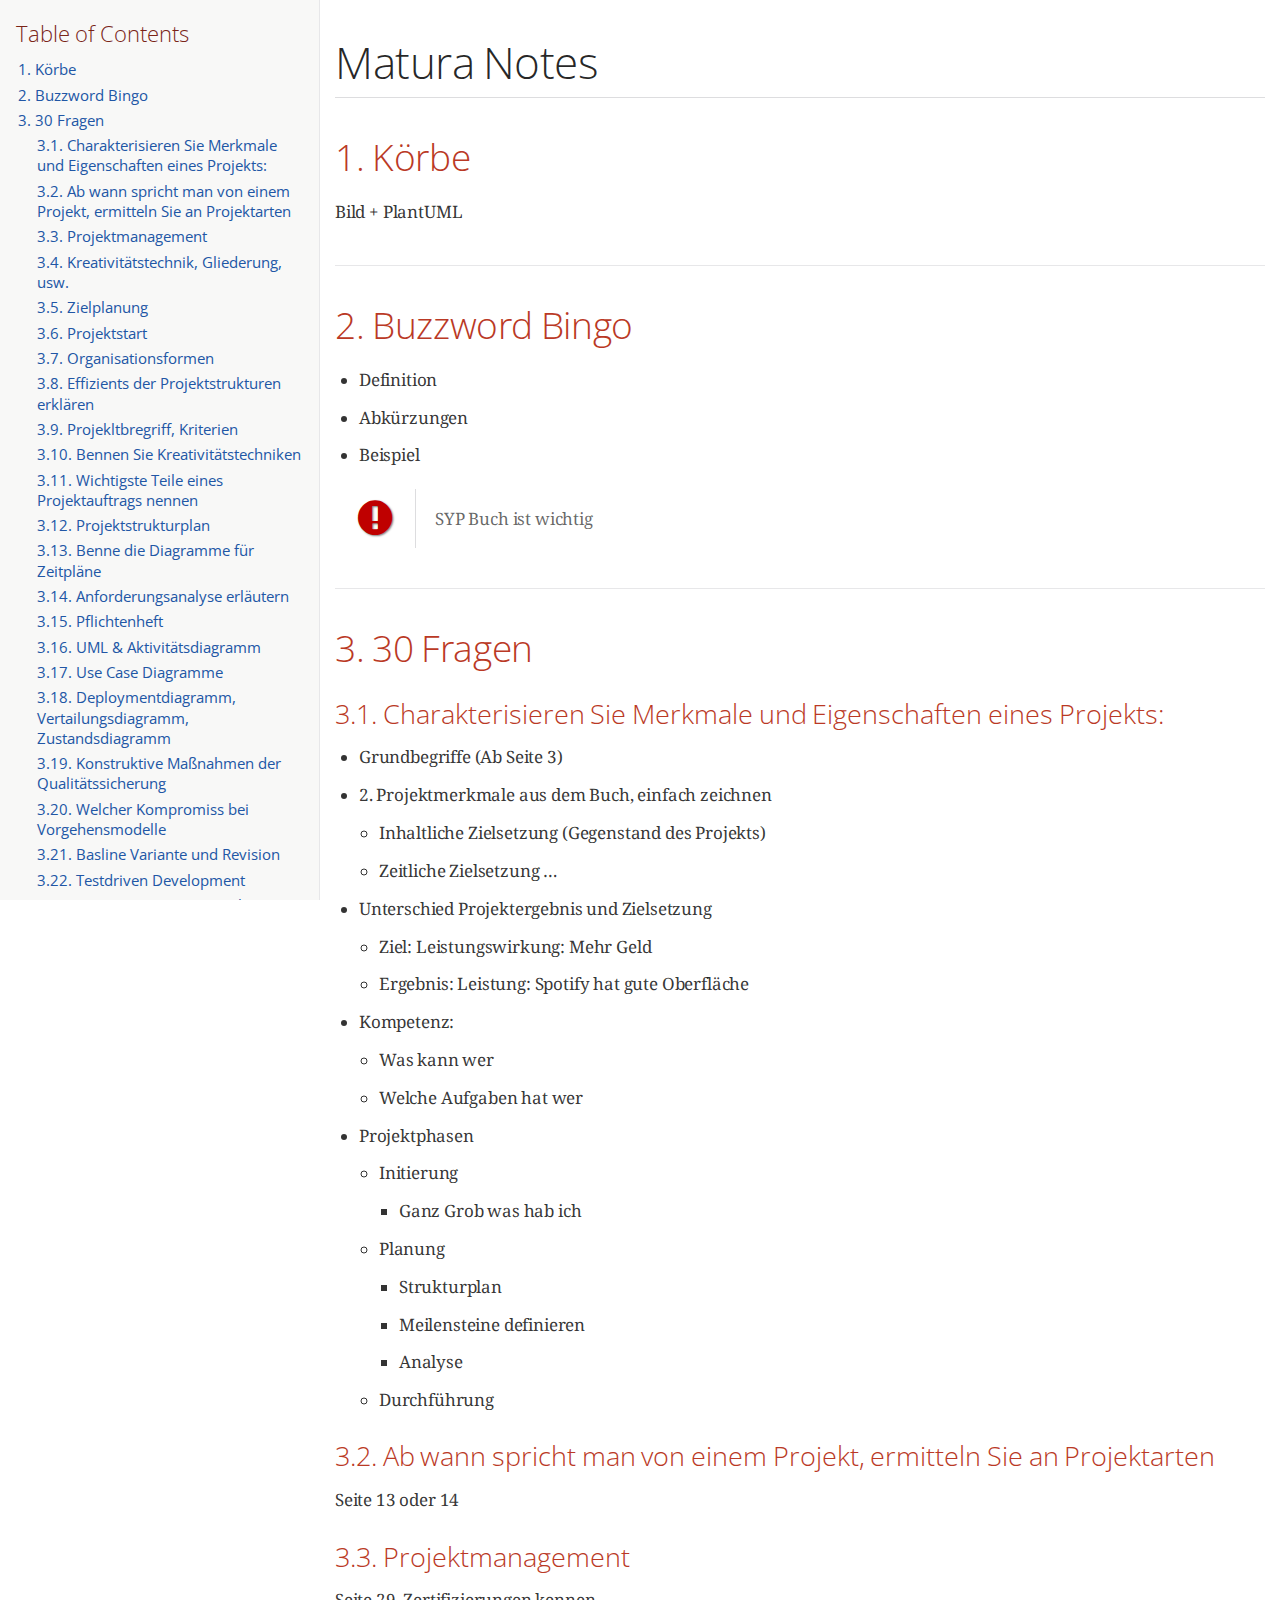
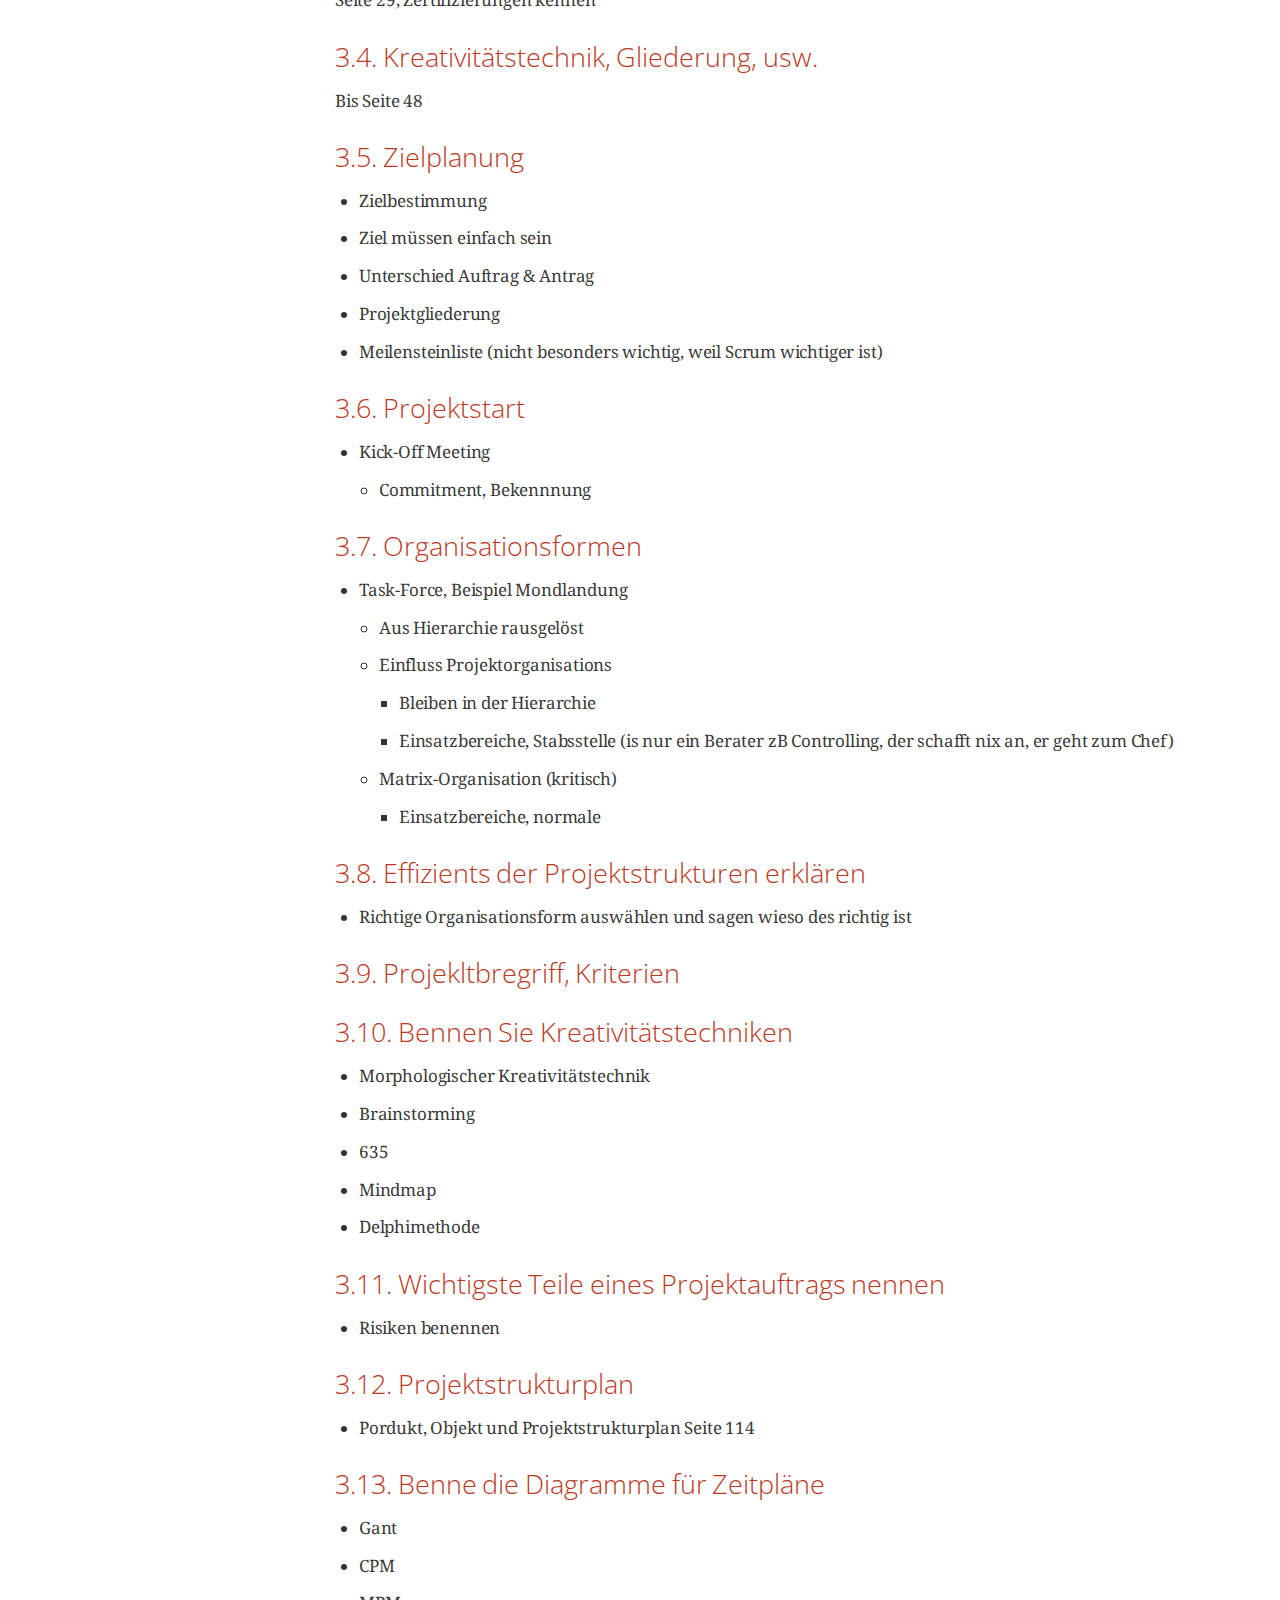
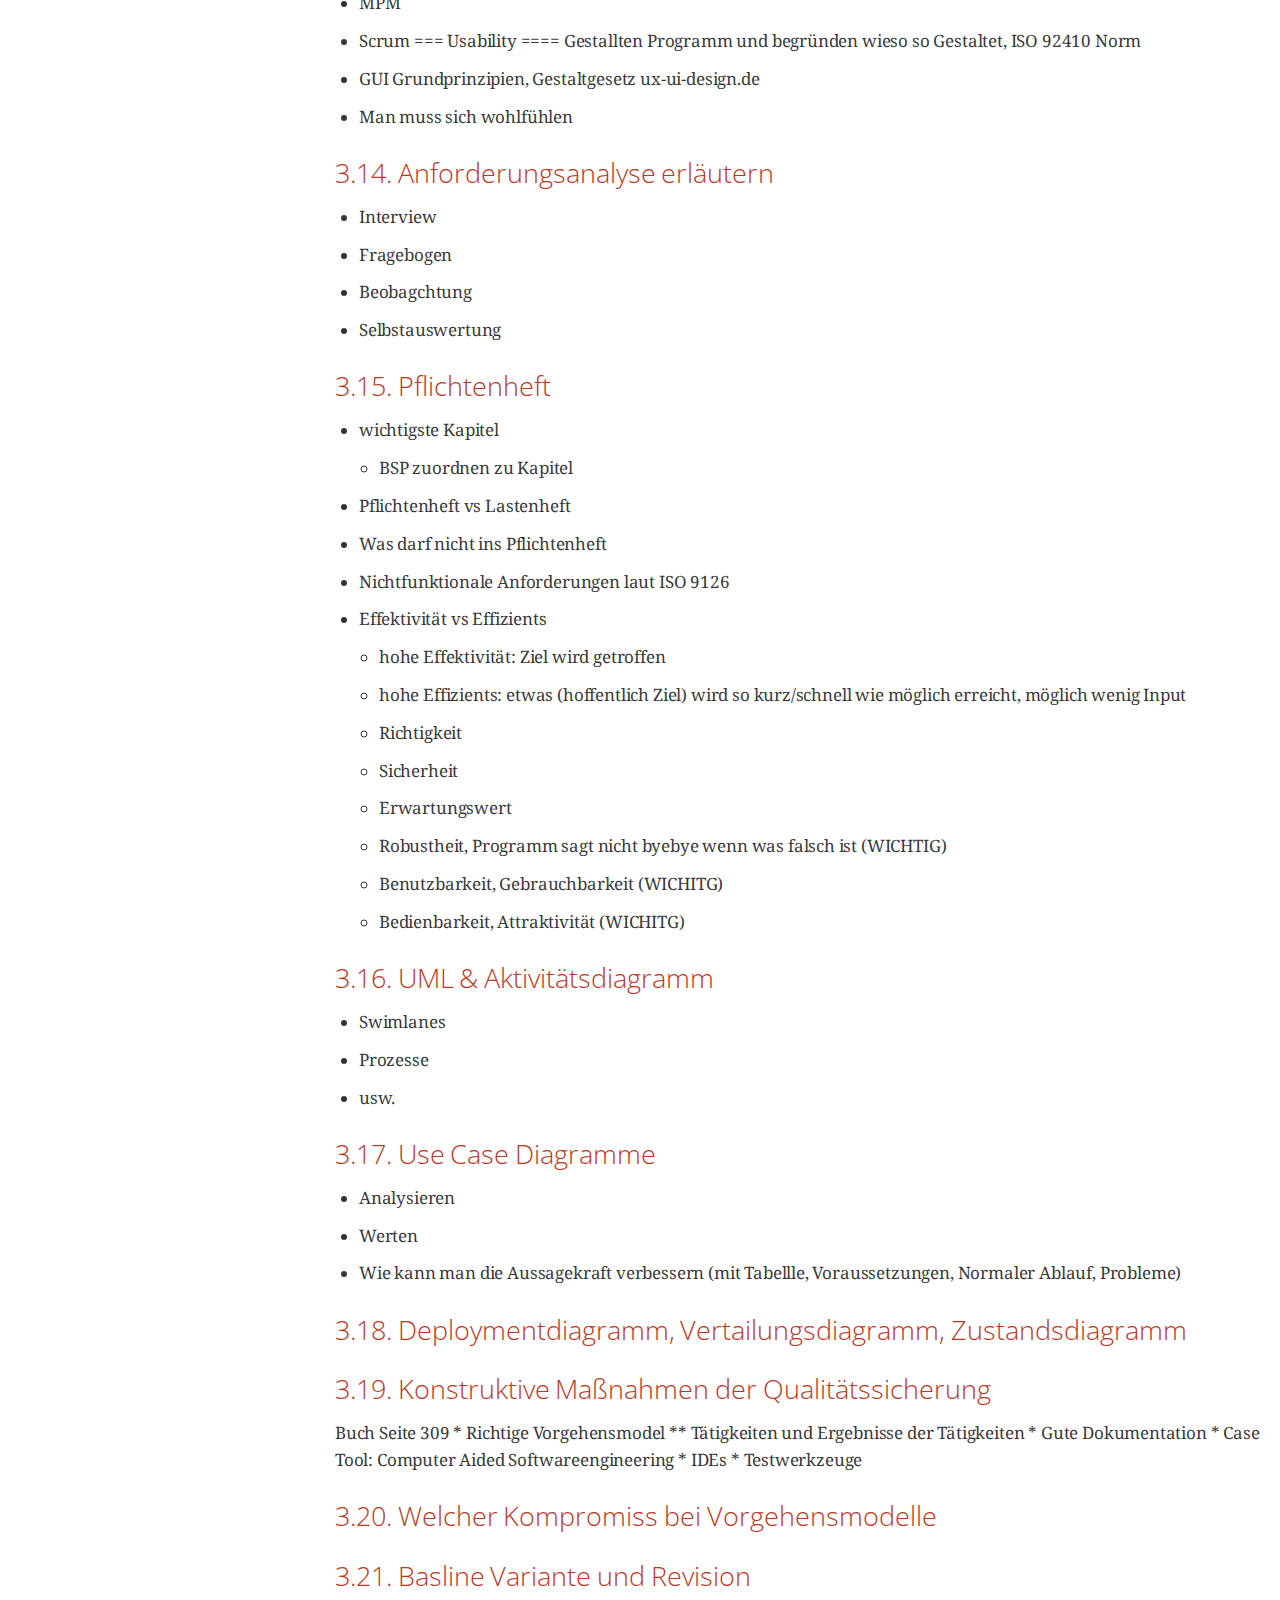
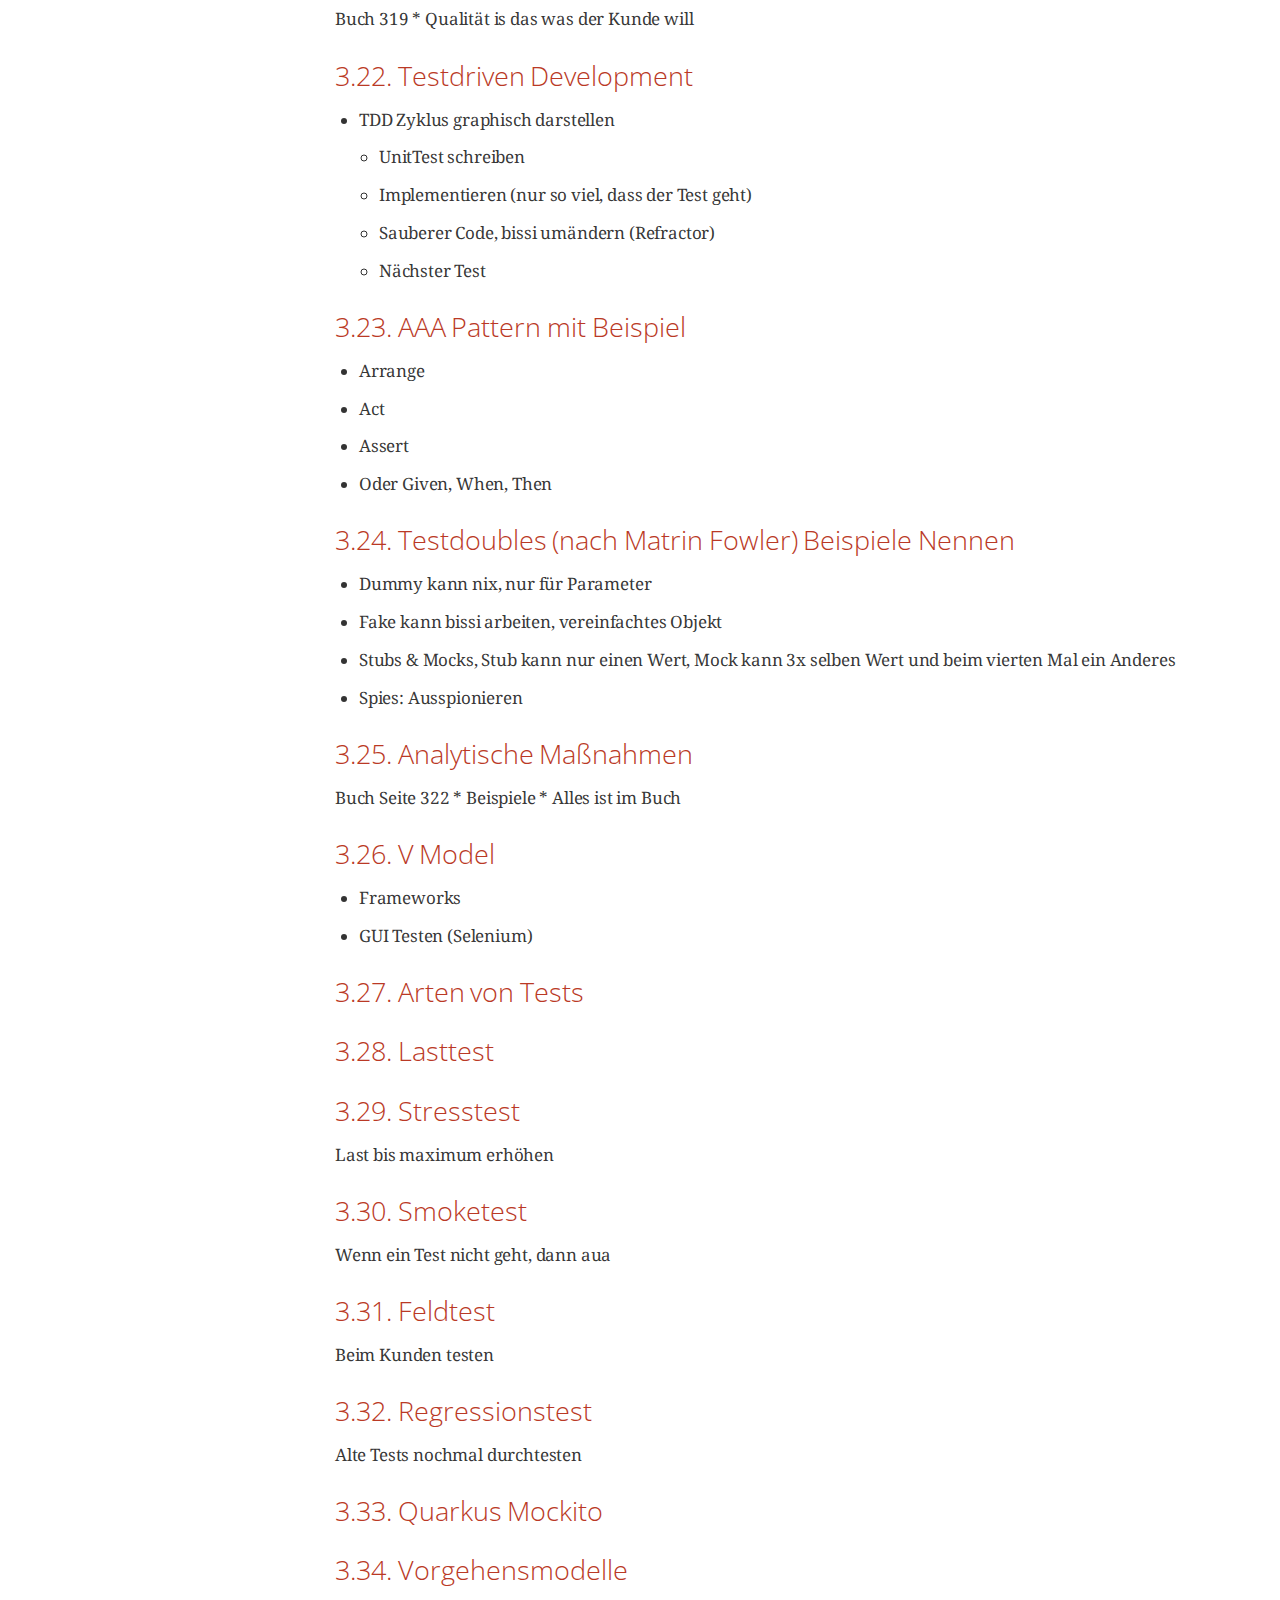
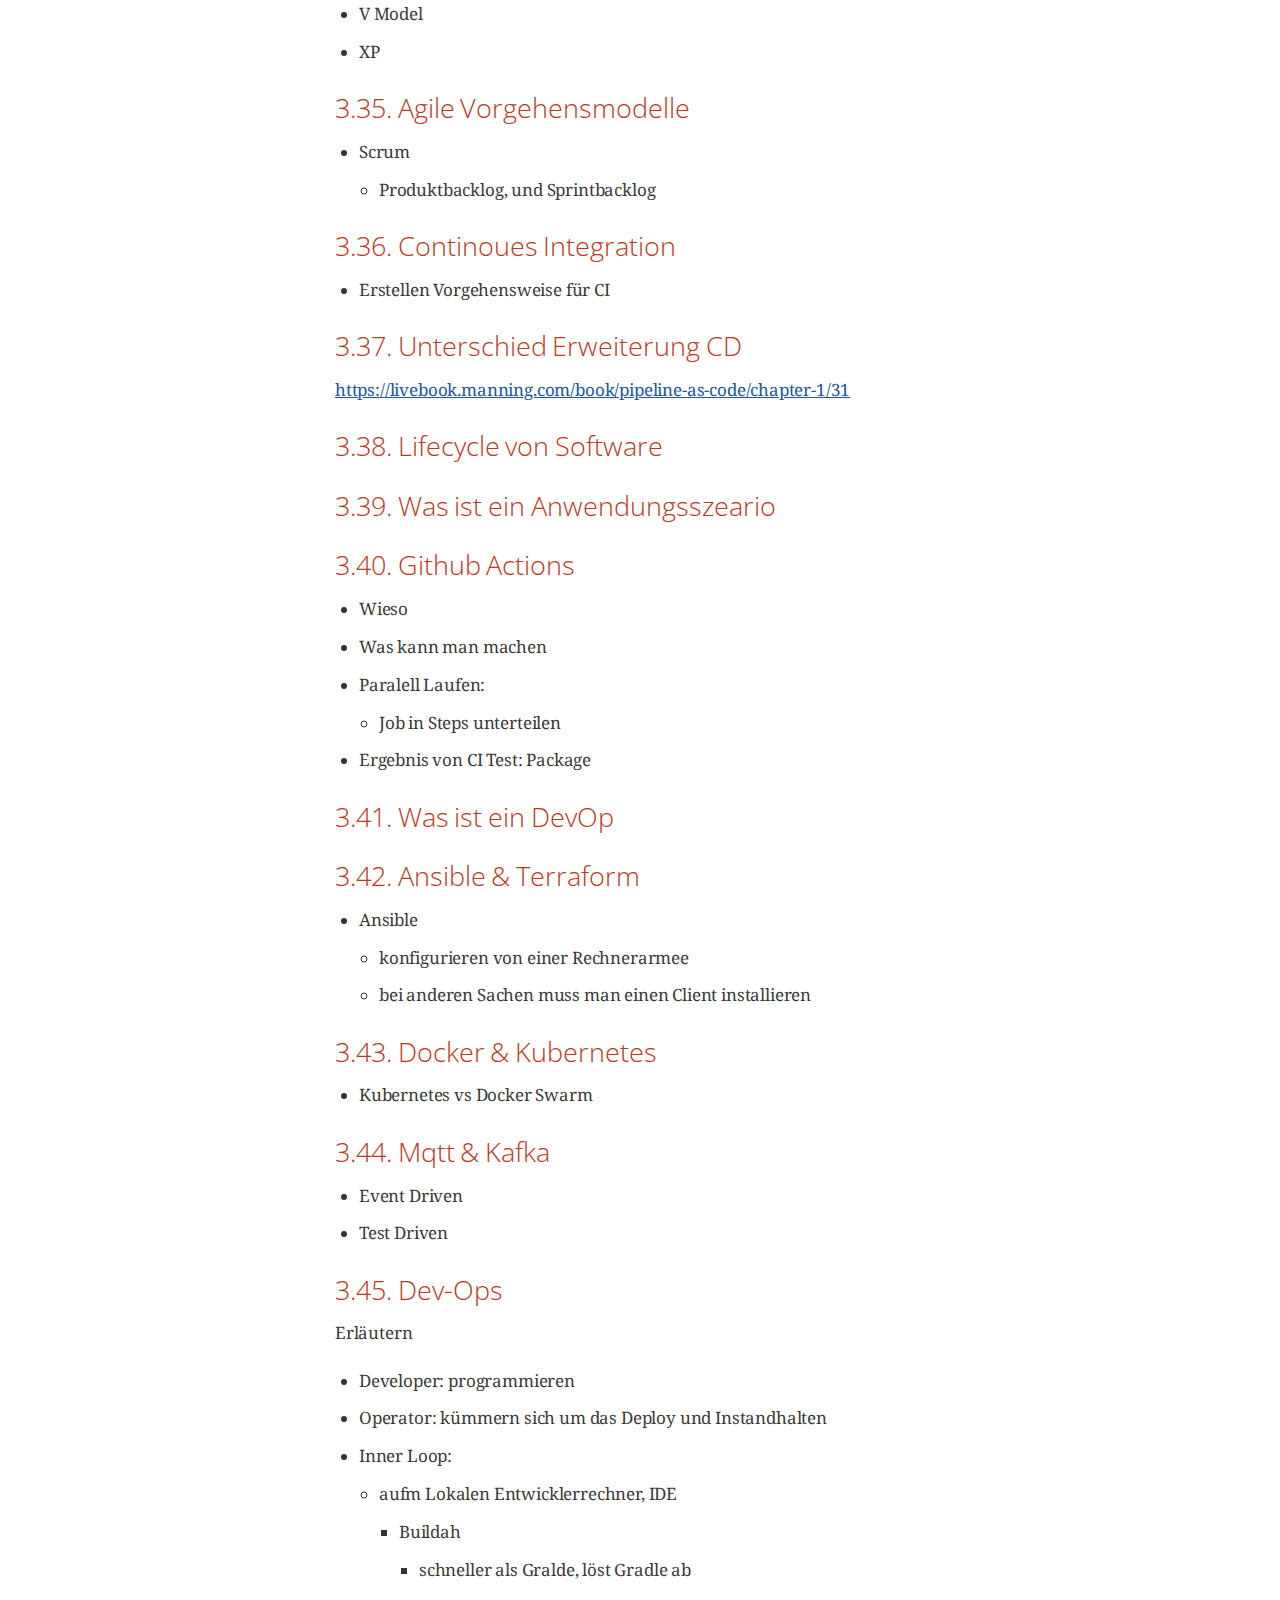
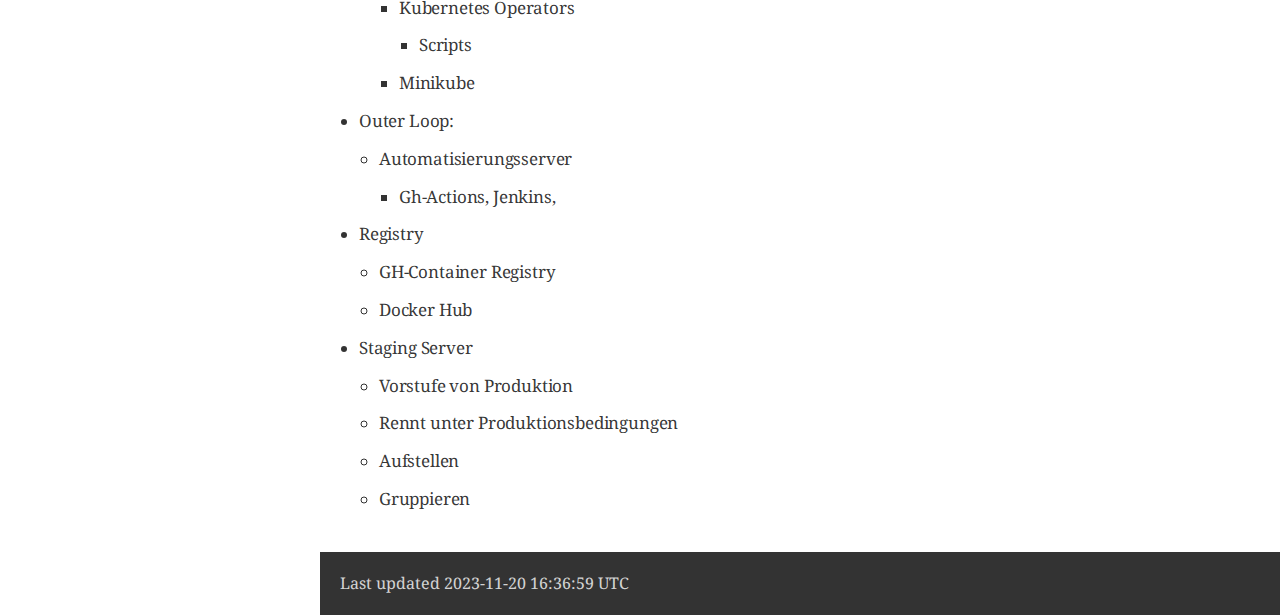
<file: notes/syp-matura.html>
<!DOCTYPE html>
<html lang="en">
<head>
<meta charset="UTF-8">
<meta http-equiv="X-UA-Compatible" content="IE=edge">
<meta name="viewport" content="width=device-width, initial-scale=1.0">
<meta name="generator" content="Asciidoctor 2.0.20">
<link rel="icon" type="image/png" href="themes/favicon.png">
<title>Matura Notes</title>
<link rel="stylesheet" href="https://fonts.googleapis.com/css?family=Open+Sans:300,300italic,400,400italic,600,600italic%7CNoto+Serif:400,400italic,700,700italic%7CDroid+Sans+Mono:400,700">
<style>
/*! Asciidoctor default stylesheet | MIT License | https://asciidoctor.org */
/* Uncomment the following line when using as a custom stylesheet */
/* @import "https://fonts.googleapis.com/css?family=Open+Sans:300,300italic,400,400italic,600,600italic%7CNoto+Serif:400,400italic,700,700italic%7CDroid+Sans+Mono:400,700"; */
html{font-family:sans-serif;-webkit-text-size-adjust:100%}
a{background:none}
a:focus{outline:thin dotted}
a:active,a:hover{outline:0}
h1{font-size:2em;margin:.67em 0}
b,strong{font-weight:bold}
abbr{font-size:.9em}
abbr[title]{cursor:help;border-bottom:1px dotted #dddddf;text-decoration:none}
dfn{font-style:italic}
hr{height:0}
mark{background:#ff0;color:#000}
code,kbd,pre,samp{font-family:monospace;font-size:1em}
pre{white-space:pre-wrap}
q{quotes:"\201C" "\201D" "\2018" "\2019"}
small{font-size:80%}
sub,sup{font-size:75%;line-height:0;position:relative;vertical-align:baseline}
sup{top:-.5em}
sub{bottom:-.25em}
img{border:0}
svg:not(:root){overflow:hidden}
figure{margin:0}
audio,video{display:inline-block}
audio:not([controls]){display:none;height:0}
fieldset{border:1px solid silver;margin:0 2px;padding:.35em .625em .75em}
legend{border:0;padding:0}
button,input,select,textarea{font-family:inherit;font-size:100%;margin:0}
button,input{line-height:normal}
button,select{text-transform:none}
button,html input[type=button],input[type=reset],input[type=submit]{-webkit-appearance:button;cursor:pointer}
button[disabled],html input[disabled]{cursor:default}
input[type=checkbox],input[type=radio]{padding:0}
button::-moz-focus-inner,input::-moz-focus-inner{border:0;padding:0}
textarea{overflow:auto;vertical-align:top}
table{border-collapse:collapse;border-spacing:0}
*,::before,::after{box-sizing:border-box}
html,body{font-size:100%}
body{background:#fff;color:rgba(0,0,0,.8);padding:0;margin:0;font-family:"Noto Serif","DejaVu Serif",serif;line-height:1;position:relative;cursor:auto;-moz-tab-size:4;-o-tab-size:4;tab-size:4;word-wrap:anywhere;-moz-osx-font-smoothing:grayscale;-webkit-font-smoothing:antialiased}
a:hover{cursor:pointer}
img,object,embed{max-width:100%;height:auto}
object,embed{height:100%}
img{-ms-interpolation-mode:bicubic}
.left{float:left!important}
.right{float:right!important}
.text-left{text-align:left!important}
.text-right{text-align:right!important}
.text-center{text-align:center!important}
.text-justify{text-align:justify!important}
.hide{display:none}
img,object,svg{display:inline-block;vertical-align:middle}
textarea{height:auto;min-height:50px}
select{width:100%}
.subheader,.admonitionblock td.content>.title,.audioblock>.title,.exampleblock>.title,.imageblock>.title,.listingblock>.title,.literalblock>.title,.stemblock>.title,.openblock>.title,.paragraph>.title,.quoteblock>.title,table.tableblock>.title,.verseblock>.title,.videoblock>.title,.dlist>.title,.olist>.title,.ulist>.title,.qlist>.title,.hdlist>.title{line-height:1.45;color:#7a2518;font-weight:400;margin-top:0;margin-bottom:.25em}
div,dl,dt,dd,ul,ol,li,h1,h2,h3,#toctitle,.sidebarblock>.content>.title,h4,h5,h6,pre,form,p,blockquote,th,td{margin:0;padding:0}
a{color:#2156a5;text-decoration:underline;line-height:inherit}
a:hover,a:focus{color:#1d4b8f}
a img{border:0}
p{line-height:1.6;margin-bottom:1.25em;text-rendering:optimizeLegibility}
p aside{font-size:.875em;line-height:1.35;font-style:italic}
h1,h2,h3,#toctitle,.sidebarblock>.content>.title,h4,h5,h6{font-family:"Open Sans","DejaVu Sans",sans-serif;font-weight:300;font-style:normal;color:#ba3925;text-rendering:optimizeLegibility;margin-top:1em;margin-bottom:.5em;line-height:1.0125em}
h1 small,h2 small,h3 small,#toctitle small,.sidebarblock>.content>.title small,h4 small,h5 small,h6 small{font-size:60%;color:#e99b8f;line-height:0}
h1{font-size:2.125em}
h2{font-size:1.6875em}
h3,#toctitle,.sidebarblock>.content>.title{font-size:1.375em}
h4,h5{font-size:1.125em}
h6{font-size:1em}
hr{border:solid #dddddf;border-width:1px 0 0;clear:both;margin:1.25em 0 1.1875em}
em,i{font-style:italic;line-height:inherit}
strong,b{font-weight:bold;line-height:inherit}
small{font-size:60%;line-height:inherit}
code{font-family:"Droid Sans Mono","DejaVu Sans Mono",monospace;font-weight:400;color:rgba(0,0,0,.9)}
ul,ol,dl{line-height:1.6;margin-bottom:1.25em;list-style-position:outside;font-family:inherit}
ul,ol{margin-left:1.5em}
ul li ul,ul li ol{margin-left:1.25em;margin-bottom:0}
ul.circle{list-style-type:circle}
ul.disc{list-style-type:disc}
ul.square{list-style-type:square}
ul.circle ul:not([class]),ul.disc ul:not([class]),ul.square ul:not([class]){list-style:inherit}
ol li ul,ol li ol{margin-left:1.25em;margin-bottom:0}
dl dt{margin-bottom:.3125em;font-weight:bold}
dl dd{margin-bottom:1.25em}
blockquote{margin:0 0 1.25em;padding:.5625em 1.25em 0 1.1875em;border-left:1px solid #ddd}
blockquote,blockquote p{line-height:1.6;color:rgba(0,0,0,.85)}
@media screen and (min-width:768px){h1,h2,h3,#toctitle,.sidebarblock>.content>.title,h4,h5,h6{line-height:1.2}
h1{font-size:2.75em}
h2{font-size:2.3125em}
h3,#toctitle,.sidebarblock>.content>.title{font-size:1.6875em}
h4{font-size:1.4375em}}
table{background:#fff;margin-bottom:1.25em;border:1px solid #dedede;word-wrap:normal}
table thead,table tfoot{background:#f7f8f7}
table thead tr th,table thead tr td,table tfoot tr th,table tfoot tr td{padding:.5em .625em .625em;font-size:inherit;color:rgba(0,0,0,.8);text-align:left}
table tr th,table tr td{padding:.5625em .625em;font-size:inherit;color:rgba(0,0,0,.8)}
table tr.even,table tr.alt{background:#f8f8f7}
table thead tr th,table tfoot tr th,table tbody tr td,table tr td,table tfoot tr td{line-height:1.6}
h1,h2,h3,#toctitle,.sidebarblock>.content>.title,h4,h5,h6{line-height:1.2;word-spacing:-.05em}
h1 strong,h2 strong,h3 strong,#toctitle strong,.sidebarblock>.content>.title strong,h4 strong,h5 strong,h6 strong{font-weight:400}
.center{margin-left:auto;margin-right:auto}
.stretch{width:100%}
.clearfix::before,.clearfix::after,.float-group::before,.float-group::after{content:" ";display:table}
.clearfix::after,.float-group::after{clear:both}
:not(pre).nobreak{word-wrap:normal}
:not(pre).nowrap{white-space:nowrap}
:not(pre).pre-wrap{white-space:pre-wrap}
:not(pre):not([class^=L])>code{font-size:.9375em;font-style:normal!important;letter-spacing:0;padding:.1em .5ex;word-spacing:-.15em;background:#f7f7f8;border-radius:4px;line-height:1.45;text-rendering:optimizeSpeed}
pre{color:rgba(0,0,0,.9);font-family:"Droid Sans Mono","DejaVu Sans Mono",monospace;line-height:1.45;text-rendering:optimizeSpeed}
pre code,pre pre{color:inherit;font-size:inherit;line-height:inherit}
pre>code{display:block}
pre.nowrap,pre.nowrap pre{white-space:pre;word-wrap:normal}
em em{font-style:normal}
strong strong{font-weight:400}
.keyseq{color:rgba(51,51,51,.8)}
kbd{font-family:"Droid Sans Mono","DejaVu Sans Mono",monospace;display:inline-block;color:rgba(0,0,0,.8);font-size:.65em;line-height:1.45;background:#f7f7f7;border:1px solid #ccc;border-radius:3px;box-shadow:0 1px 0 rgba(0,0,0,.2),inset 0 0 0 .1em #fff;margin:0 .15em;padding:.2em .5em;vertical-align:middle;position:relative;top:-.1em;white-space:nowrap}
.keyseq kbd:first-child{margin-left:0}
.keyseq kbd:last-child{margin-right:0}
.menuseq,.menuref{color:#000}
.menuseq b:not(.caret),.menuref{font-weight:inherit}
.menuseq{word-spacing:-.02em}
.menuseq b.caret{font-size:1.25em;line-height:.8}
.menuseq i.caret{font-weight:bold;text-align:center;width:.45em}
b.button::before,b.button::after{position:relative;top:-1px;font-weight:400}
b.button::before{content:"[";padding:0 3px 0 2px}
b.button::after{content:"]";padding:0 2px 0 3px}
p a>code:hover{color:rgba(0,0,0,.9)}
#header,#content,#footnotes,#footer{width:100%;margin:0 auto;max-width:62.5em;*zoom:1;position:relative;padding-left:.9375em;padding-right:.9375em}
#header::before,#header::after,#content::before,#content::after,#footnotes::before,#footnotes::after,#footer::before,#footer::after{content:" ";display:table}
#header::after,#content::after,#footnotes::after,#footer::after{clear:both}
#content{margin-top:1.25em}
#content::before{content:none}
#header>h1:first-child{color:rgba(0,0,0,.85);margin-top:2.25rem;margin-bottom:0}
#header>h1:first-child+#toc{margin-top:8px;border-top:1px solid #dddddf}
#header>h1:only-child,body.toc2 #header>h1:nth-last-child(2){border-bottom:1px solid #dddddf;padding-bottom:8px}
#header .details{border-bottom:1px solid #dddddf;line-height:1.45;padding-top:.25em;padding-bottom:.25em;padding-left:.25em;color:rgba(0,0,0,.6);display:flex;flex-flow:row wrap}
#header .details span:first-child{margin-left:-.125em}
#header .details span.email a{color:rgba(0,0,0,.85)}
#header .details br{display:none}
#header .details br+span::before{content:"\00a0\2013\00a0"}
#header .details br+span.author::before{content:"\00a0\22c5\00a0";color:rgba(0,0,0,.85)}
#header .details br+span#revremark::before{content:"\00a0|\00a0"}
#header #revnumber{text-transform:capitalize}
#header #revnumber::after{content:"\00a0"}
#content>h1:first-child:not([class]){color:rgba(0,0,0,.85);border-bottom:1px solid #dddddf;padding-bottom:8px;margin-top:0;padding-top:1rem;margin-bottom:1.25rem}
#toc{border-bottom:1px solid #e7e7e9;padding-bottom:.5em}
#toc>ul{margin-left:.125em}
#toc ul.sectlevel0>li>a{font-style:italic}
#toc ul.sectlevel0 ul.sectlevel1{margin:.5em 0}
#toc ul{font-family:"Open Sans","DejaVu Sans",sans-serif;list-style-type:none}
#toc li{line-height:1.3334;margin-top:.3334em}
#toc a{text-decoration:none}
#toc a:active{text-decoration:underline}
#toctitle{color:#7a2518;font-size:1.2em}
@media screen and (min-width:768px){#toctitle{font-size:1.375em}
body.toc2{padding-left:15em;padding-right:0}
#toc.toc2{margin-top:0!important;background:#f8f8f7;position:fixed;width:15em;left:0;top:0;border-right:1px solid #e7e7e9;border-top-width:0!important;border-bottom-width:0!important;z-index:1000;padding:1.25em 1em;height:100%;overflow:auto}
#toc.toc2 #toctitle{margin-top:0;margin-bottom:.8rem;font-size:1.2em}
#toc.toc2>ul{font-size:.9em;margin-bottom:0}
#toc.toc2 ul ul{margin-left:0;padding-left:1em}
#toc.toc2 ul.sectlevel0 ul.sectlevel1{padding-left:0;margin-top:.5em;margin-bottom:.5em}
body.toc2.toc-right{padding-left:0;padding-right:15em}
body.toc2.toc-right #toc.toc2{border-right-width:0;border-left:1px solid #e7e7e9;left:auto;right:0}}
@media screen and (min-width:1280px){body.toc2{padding-left:20em;padding-right:0}
#toc.toc2{width:20em}
#toc.toc2 #toctitle{font-size:1.375em}
#toc.toc2>ul{font-size:.95em}
#toc.toc2 ul ul{padding-left:1.25em}
body.toc2.toc-right{padding-left:0;padding-right:20em}}
#content #toc{border:1px solid #e0e0dc;margin-bottom:1.25em;padding:1.25em;background:#f8f8f7;border-radius:4px}
#content #toc>:first-child{margin-top:0}
#content #toc>:last-child{margin-bottom:0}
#footer{max-width:none;background:rgba(0,0,0,.8);padding:1.25em}
#footer-text{color:hsla(0,0%,100%,.8);line-height:1.44}
#content{margin-bottom:.625em}
.sect1{padding-bottom:.625em}
@media screen and (min-width:768px){#content{margin-bottom:1.25em}
.sect1{padding-bottom:1.25em}}
.sect1:last-child{padding-bottom:0}
.sect1+.sect1{border-top:1px solid #e7e7e9}
#content h1>a.anchor,h2>a.anchor,h3>a.anchor,#toctitle>a.anchor,.sidebarblock>.content>.title>a.anchor,h4>a.anchor,h5>a.anchor,h6>a.anchor{position:absolute;z-index:1001;width:1.5ex;margin-left:-1.5ex;display:block;text-decoration:none!important;visibility:hidden;text-align:center;font-weight:400}
#content h1>a.anchor::before,h2>a.anchor::before,h3>a.anchor::before,#toctitle>a.anchor::before,.sidebarblock>.content>.title>a.anchor::before,h4>a.anchor::before,h5>a.anchor::before,h6>a.anchor::before{content:"\00A7";font-size:.85em;display:block;padding-top:.1em}
#content h1:hover>a.anchor,#content h1>a.anchor:hover,h2:hover>a.anchor,h2>a.anchor:hover,h3:hover>a.anchor,#toctitle:hover>a.anchor,.sidebarblock>.content>.title:hover>a.anchor,h3>a.anchor:hover,#toctitle>a.anchor:hover,.sidebarblock>.content>.title>a.anchor:hover,h4:hover>a.anchor,h4>a.anchor:hover,h5:hover>a.anchor,h5>a.anchor:hover,h6:hover>a.anchor,h6>a.anchor:hover{visibility:visible}
#content h1>a.link,h2>a.link,h3>a.link,#toctitle>a.link,.sidebarblock>.content>.title>a.link,h4>a.link,h5>a.link,h6>a.link{color:#ba3925;text-decoration:none}
#content h1>a.link:hover,h2>a.link:hover,h3>a.link:hover,#toctitle>a.link:hover,.sidebarblock>.content>.title>a.link:hover,h4>a.link:hover,h5>a.link:hover,h6>a.link:hover{color:#a53221}
details,.audioblock,.imageblock,.literalblock,.listingblock,.stemblock,.videoblock{margin-bottom:1.25em}
details{margin-left:1.25rem}
details>summary{cursor:pointer;display:block;position:relative;line-height:1.6;margin-bottom:.625rem;outline:none;-webkit-tap-highlight-color:transparent}
details>summary::-webkit-details-marker{display:none}
details>summary::before{content:"";border:solid transparent;border-left:solid;border-width:.3em 0 .3em .5em;position:absolute;top:.5em;left:-1.25rem;transform:translateX(15%)}
details[open]>summary::before{border:solid transparent;border-top:solid;border-width:.5em .3em 0;transform:translateY(15%)}
details>summary::after{content:"";width:1.25rem;height:1em;position:absolute;top:.3em;left:-1.25rem}
.admonitionblock td.content>.title,.audioblock>.title,.exampleblock>.title,.imageblock>.title,.listingblock>.title,.literalblock>.title,.stemblock>.title,.openblock>.title,.paragraph>.title,.quoteblock>.title,table.tableblock>.title,.verseblock>.title,.videoblock>.title,.dlist>.title,.olist>.title,.ulist>.title,.qlist>.title,.hdlist>.title{text-rendering:optimizeLegibility;text-align:left;font-family:"Noto Serif","DejaVu Serif",serif;font-size:1rem;font-style:italic}
table.tableblock.fit-content>caption.title{white-space:nowrap;width:0}
.paragraph.lead>p,#preamble>.sectionbody>[class=paragraph]:first-of-type p{font-size:1.21875em;line-height:1.6;color:rgba(0,0,0,.85)}
.admonitionblock>table{border-collapse:separate;border:0;background:none;width:100%}
.admonitionblock>table td.icon{text-align:center;width:80px}
.admonitionblock>table td.icon img{max-width:none}
.admonitionblock>table td.icon .title{font-weight:bold;font-family:"Open Sans","DejaVu Sans",sans-serif;text-transform:uppercase}
.admonitionblock>table td.content{padding-left:1.125em;padding-right:1.25em;border-left:1px solid #dddddf;color:rgba(0,0,0,.6);word-wrap:anywhere}
.admonitionblock>table td.content>:last-child>:last-child{margin-bottom:0}
.exampleblock>.content{border:1px solid #e6e6e6;margin-bottom:1.25em;padding:1.25em;background:#fff;border-radius:4px}
.sidebarblock{border:1px solid #dbdbd6;margin-bottom:1.25em;padding:1.25em;background:#f3f3f2;border-radius:4px}
.sidebarblock>.content>.title{color:#7a2518;margin-top:0;text-align:center}
.exampleblock>.content>:first-child,.sidebarblock>.content>:first-child{margin-top:0}
.exampleblock>.content>:last-child,.exampleblock>.content>:last-child>:last-child,.exampleblock>.content .olist>ol>li:last-child>:last-child,.exampleblock>.content .ulist>ul>li:last-child>:last-child,.exampleblock>.content .qlist>ol>li:last-child>:last-child,.sidebarblock>.content>:last-child,.sidebarblock>.content>:last-child>:last-child,.sidebarblock>.content .olist>ol>li:last-child>:last-child,.sidebarblock>.content .ulist>ul>li:last-child>:last-child,.sidebarblock>.content .qlist>ol>li:last-child>:last-child{margin-bottom:0}
.literalblock pre,.listingblock>.content>pre{border-radius:4px;overflow-x:auto;padding:1em;font-size:.8125em}
@media screen and (min-width:768px){.literalblock pre,.listingblock>.content>pre{font-size:.90625em}}
@media screen and (min-width:1280px){.literalblock pre,.listingblock>.content>pre{font-size:1em}}
.literalblock pre,.listingblock>.content>pre:not(.highlight),.listingblock>.content>pre[class=highlight],.listingblock>.content>pre[class^="highlight "]{background:#f7f7f8}
.literalblock.output pre{color:#f7f7f8;background:rgba(0,0,0,.9)}
.listingblock>.content{position:relative}
.listingblock code[data-lang]::before{display:none;content:attr(data-lang);position:absolute;font-size:.75em;top:.425rem;right:.5rem;line-height:1;text-transform:uppercase;color:inherit;opacity:.5}
.listingblock:hover code[data-lang]::before{display:block}
.listingblock.terminal pre .command::before{content:attr(data-prompt);padding-right:.5em;color:inherit;opacity:.5}
.listingblock.terminal pre .command:not([data-prompt])::before{content:"$"}
.listingblock pre.highlightjs{padding:0}
.listingblock pre.highlightjs>code{padding:1em;border-radius:4px}
.listingblock pre.prettyprint{border-width:0}
.prettyprint{background:#f7f7f8}
pre.prettyprint .linenums{line-height:1.45;margin-left:2em}
pre.prettyprint li{background:none;list-style-type:inherit;padding-left:0}
pre.prettyprint li code[data-lang]::before{opacity:1}
pre.prettyprint li:not(:first-child) code[data-lang]::before{display:none}
table.linenotable{border-collapse:separate;border:0;margin-bottom:0;background:none}
table.linenotable td[class]{color:inherit;vertical-align:top;padding:0;line-height:inherit;white-space:normal}
table.linenotable td.code{padding-left:.75em}
table.linenotable td.linenos,pre.pygments .linenos{border-right:1px solid;opacity:.35;padding-right:.5em;-webkit-user-select:none;-moz-user-select:none;-ms-user-select:none;user-select:none}
pre.pygments span.linenos{display:inline-block;margin-right:.75em}
.quoteblock{margin:0 1em 1.25em 1.5em;display:table}
.quoteblock:not(.excerpt)>.title{margin-left:-1.5em;margin-bottom:.75em}
.quoteblock blockquote,.quoteblock p{color:rgba(0,0,0,.85);font-size:1.15rem;line-height:1.75;word-spacing:.1em;letter-spacing:0;font-style:italic;text-align:justify}
.quoteblock blockquote{margin:0;padding:0;border:0}
.quoteblock blockquote::before{content:"\201c";float:left;font-size:2.75em;font-weight:bold;line-height:.6em;margin-left:-.6em;color:#7a2518;text-shadow:0 1px 2px rgba(0,0,0,.1)}
.quoteblock blockquote>.paragraph:last-child p{margin-bottom:0}
.quoteblock .attribution{margin-top:.75em;margin-right:.5ex;text-align:right}
.verseblock{margin:0 1em 1.25em}
.verseblock pre{font-family:"Open Sans","DejaVu Sans",sans-serif;font-size:1.15rem;color:rgba(0,0,0,.85);font-weight:300;text-rendering:optimizeLegibility}
.verseblock pre strong{font-weight:400}
.verseblock .attribution{margin-top:1.25rem;margin-left:.5ex}
.quoteblock .attribution,.verseblock .attribution{font-size:.9375em;line-height:1.45;font-style:italic}
.quoteblock .attribution br,.verseblock .attribution br{display:none}
.quoteblock .attribution cite,.verseblock .attribution cite{display:block;letter-spacing:-.025em;color:rgba(0,0,0,.6)}
.quoteblock.abstract blockquote::before,.quoteblock.excerpt blockquote::before,.quoteblock .quoteblock blockquote::before{display:none}
.quoteblock.abstract blockquote,.quoteblock.abstract p,.quoteblock.excerpt blockquote,.quoteblock.excerpt p,.quoteblock .quoteblock blockquote,.quoteblock .quoteblock p{line-height:1.6;word-spacing:0}
.quoteblock.abstract{margin:0 1em 1.25em;display:block}
.quoteblock.abstract>.title{margin:0 0 .375em;font-size:1.15em;text-align:center}
.quoteblock.excerpt>blockquote,.quoteblock .quoteblock{padding:0 0 .25em 1em;border-left:.25em solid #dddddf}
.quoteblock.excerpt,.quoteblock .quoteblock{margin-left:0}
.quoteblock.excerpt blockquote,.quoteblock.excerpt p,.quoteblock .quoteblock blockquote,.quoteblock .quoteblock p{color:inherit;font-size:1.0625rem}
.quoteblock.excerpt .attribution,.quoteblock .quoteblock .attribution{color:inherit;font-size:.85rem;text-align:left;margin-right:0}
p.tableblock:last-child{margin-bottom:0}
td.tableblock>.content{margin-bottom:1.25em;word-wrap:anywhere}
td.tableblock>.content>:last-child{margin-bottom:-1.25em}
table.tableblock,th.tableblock,td.tableblock{border:0 solid #dedede}
table.grid-all>*>tr>*{border-width:1px}
table.grid-cols>*>tr>*{border-width:0 1px}
table.grid-rows>*>tr>*{border-width:1px 0}
table.frame-all{border-width:1px}
table.frame-ends{border-width:1px 0}
table.frame-sides{border-width:0 1px}
table.frame-none>colgroup+*>:first-child>*,table.frame-sides>colgroup+*>:first-child>*{border-top-width:0}
table.frame-none>:last-child>:last-child>*,table.frame-sides>:last-child>:last-child>*{border-bottom-width:0}
table.frame-none>*>tr>:first-child,table.frame-ends>*>tr>:first-child{border-left-width:0}
table.frame-none>*>tr>:last-child,table.frame-ends>*>tr>:last-child{border-right-width:0}
table.stripes-all>*>tr,table.stripes-odd>*>tr:nth-of-type(odd),table.stripes-even>*>tr:nth-of-type(even),table.stripes-hover>*>tr:hover{background:#f8f8f7}
th.halign-left,td.halign-left{text-align:left}
th.halign-right,td.halign-right{text-align:right}
th.halign-center,td.halign-center{text-align:center}
th.valign-top,td.valign-top{vertical-align:top}
th.valign-bottom,td.valign-bottom{vertical-align:bottom}
th.valign-middle,td.valign-middle{vertical-align:middle}
table thead th,table tfoot th{font-weight:bold}
tbody tr th{background:#f7f8f7}
tbody tr th,tbody tr th p,tfoot tr th,tfoot tr th p{color:rgba(0,0,0,.8);font-weight:bold}
p.tableblock>code:only-child{background:none;padding:0}
p.tableblock{font-size:1em}
ol{margin-left:1.75em}
ul li ol{margin-left:1.5em}
dl dd{margin-left:1.125em}
dl dd:last-child,dl dd:last-child>:last-child{margin-bottom:0}
li p,ul dd,ol dd,.olist .olist,.ulist .ulist,.ulist .olist,.olist .ulist{margin-bottom:.625em}
ul.checklist,ul.none,ol.none,ul.no-bullet,ol.no-bullet,ol.unnumbered,ul.unstyled,ol.unstyled{list-style-type:none}
ul.no-bullet,ol.no-bullet,ol.unnumbered{margin-left:.625em}
ul.unstyled,ol.unstyled{margin-left:0}
li>p:empty:only-child::before{content:"";display:inline-block}
ul.checklist>li>p:first-child{margin-left:-1em}
ul.checklist>li>p:first-child>.fa-square-o:first-child,ul.checklist>li>p:first-child>.fa-check-square-o:first-child{width:1.25em;font-size:.8em;position:relative;bottom:.125em}
ul.checklist>li>p:first-child>input[type=checkbox]:first-child{margin-right:.25em}
ul.inline{display:flex;flex-flow:row wrap;list-style:none;margin:0 0 .625em -1.25em}
ul.inline>li{margin-left:1.25em}
.unstyled dl dt{font-weight:400;font-style:normal}
ol.arabic{list-style-type:decimal}
ol.decimal{list-style-type:decimal-leading-zero}
ol.loweralpha{list-style-type:lower-alpha}
ol.upperalpha{list-style-type:upper-alpha}
ol.lowerroman{list-style-type:lower-roman}
ol.upperroman{list-style-type:upper-roman}
ol.lowergreek{list-style-type:lower-greek}
.hdlist>table,.colist>table{border:0;background:none}
.hdlist>table>tbody>tr,.colist>table>tbody>tr{background:none}
td.hdlist1,td.hdlist2{vertical-align:top;padding:0 .625em}
td.hdlist1{font-weight:bold;padding-bottom:1.25em}
td.hdlist2{word-wrap:anywhere}
.literalblock+.colist,.listingblock+.colist{margin-top:-.5em}
.colist td:not([class]):first-child{padding:.4em .75em 0;line-height:1;vertical-align:top}
.colist td:not([class]):first-child img{max-width:none}
.colist td:not([class]):last-child{padding:.25em 0}
.thumb,.th{line-height:0;display:inline-block;border:4px solid #fff;box-shadow:0 0 0 1px #ddd}
.imageblock.left{margin:.25em .625em 1.25em 0}
.imageblock.right{margin:.25em 0 1.25em .625em}
.imageblock>.title{margin-bottom:0}
.imageblock.thumb,.imageblock.th{border-width:6px}
.imageblock.thumb>.title,.imageblock.th>.title{padding:0 .125em}
.image.left,.image.right{margin-top:.25em;margin-bottom:.25em;display:inline-block;line-height:0}
.image.left{margin-right:.625em}
.image.right{margin-left:.625em}
a.image{text-decoration:none;display:inline-block}
a.image object{pointer-events:none}
sup.footnote,sup.footnoteref{font-size:.875em;position:static;vertical-align:super}
sup.footnote a,sup.footnoteref a{text-decoration:none}
sup.footnote a:active,sup.footnoteref a:active{text-decoration:underline}
#footnotes{padding-top:.75em;padding-bottom:.75em;margin-bottom:.625em}
#footnotes hr{width:20%;min-width:6.25em;margin:-.25em 0 .75em;border-width:1px 0 0}
#footnotes .footnote{padding:0 .375em 0 .225em;line-height:1.3334;font-size:.875em;margin-left:1.2em;margin-bottom:.2em}
#footnotes .footnote a:first-of-type{font-weight:bold;text-decoration:none;margin-left:-1.05em}
#footnotes .footnote:last-of-type{margin-bottom:0}
#content #footnotes{margin-top:-.625em;margin-bottom:0;padding:.75em 0}
div.unbreakable{page-break-inside:avoid}
.big{font-size:larger}
.small{font-size:smaller}
.underline{text-decoration:underline}
.overline{text-decoration:overline}
.line-through{text-decoration:line-through}
.aqua{color:#00bfbf}
.aqua-background{background:#00fafa}
.black{color:#000}
.black-background{background:#000}
.blue{color:#0000bf}
.blue-background{background:#0000fa}
.fuchsia{color:#bf00bf}
.fuchsia-background{background:#fa00fa}
.gray{color:#606060}
.gray-background{background:#7d7d7d}
.green{color:#006000}
.green-background{background:#007d00}
.lime{color:#00bf00}
.lime-background{background:#00fa00}
.maroon{color:#600000}
.maroon-background{background:#7d0000}
.navy{color:#000060}
.navy-background{background:#00007d}
.olive{color:#606000}
.olive-background{background:#7d7d00}
.purple{color:#600060}
.purple-background{background:#7d007d}
.red{color:#bf0000}
.red-background{background:#fa0000}
.silver{color:#909090}
.silver-background{background:#bcbcbc}
.teal{color:#006060}
.teal-background{background:#007d7d}
.white{color:#bfbfbf}
.white-background{background:#fafafa}
.yellow{color:#bfbf00}
.yellow-background{background:#fafa00}
span.icon>.fa{cursor:default}
a span.icon>.fa{cursor:inherit}
.admonitionblock td.icon [class^="fa icon-"]{font-size:2.5em;text-shadow:1px 1px 2px rgba(0,0,0,.5);cursor:default}
.admonitionblock td.icon .icon-note::before{content:"\f05a";color:#19407c}
.admonitionblock td.icon .icon-tip::before{content:"\f0eb";text-shadow:1px 1px 2px rgba(155,155,0,.8);color:#111}
.admonitionblock td.icon .icon-warning::before{content:"\f071";color:#bf6900}
.admonitionblock td.icon .icon-caution::before{content:"\f06d";color:#bf3400}
.admonitionblock td.icon .icon-important::before{content:"\f06a";color:#bf0000}
.conum[data-value]{display:inline-block;color:#fff!important;background:rgba(0,0,0,.8);border-radius:50%;text-align:center;font-size:.75em;width:1.67em;height:1.67em;line-height:1.67em;font-family:"Open Sans","DejaVu Sans",sans-serif;font-style:normal;font-weight:bold}
.conum[data-value] *{color:#fff!important}
.conum[data-value]+b{display:none}
.conum[data-value]::after{content:attr(data-value)}
pre .conum[data-value]{position:relative;top:-.125em}
b.conum *{color:inherit!important}
.conum:not([data-value]):empty{display:none}
dt,th.tableblock,td.content,div.footnote{text-rendering:optimizeLegibility}
h1,h2,p,td.content,span.alt,summary{letter-spacing:-.01em}
p strong,td.content strong,div.footnote strong{letter-spacing:-.005em}
p,blockquote,dt,td.content,td.hdlist1,span.alt,summary{font-size:1.0625rem}
p{margin-bottom:1.25rem}
.sidebarblock p,.sidebarblock dt,.sidebarblock td.content,p.tableblock{font-size:1em}
.exampleblock>.content{background:#fffef7;border-color:#e0e0dc;box-shadow:0 1px 4px #e0e0dc}
.print-only{display:none!important}
@page{margin:1.25cm .75cm}
@media print{*{box-shadow:none!important;text-shadow:none!important}
html{font-size:80%}
a{color:inherit!important;text-decoration:underline!important}
a.bare,a[href^="#"],a[href^="mailto:"]{text-decoration:none!important}
a[href^="http:"]:not(.bare)::after,a[href^="https:"]:not(.bare)::after{content:"(" attr(href) ")";display:inline-block;font-size:.875em;padding-left:.25em}
abbr[title]{border-bottom:1px dotted}
abbr[title]::after{content:" (" attr(title) ")"}
pre,blockquote,tr,img,object,svg{page-break-inside:avoid}
thead{display:table-header-group}
svg{max-width:100%}
p,blockquote,dt,td.content{font-size:1em;orphans:3;widows:3}
h2,h3,#toctitle,.sidebarblock>.content>.title{page-break-after:avoid}
#header,#content,#footnotes,#footer{max-width:none}
#toc,.sidebarblock,.exampleblock>.content{background:none!important}
#toc{border-bottom:1px solid #dddddf!important;padding-bottom:0!important}
body.book #header{text-align:center}
body.book #header>h1:first-child{border:0!important;margin:2.5em 0 1em}
body.book #header .details{border:0!important;display:block;padding:0!important}
body.book #header .details span:first-child{margin-left:0!important}
body.book #header .details br{display:block}
body.book #header .details br+span::before{content:none!important}
body.book #toc{border:0!important;text-align:left!important;padding:0!important;margin:0!important}
body.book #toc,body.book #preamble,body.book h1.sect0,body.book .sect1>h2{page-break-before:always}
.listingblock code[data-lang]::before{display:block}
#footer{padding:0 .9375em}
.hide-on-print{display:none!important}
.print-only{display:block!important}
.hide-for-print{display:none!important}
.show-for-print{display:inherit!important}}
@media amzn-kf8,print{#header>h1:first-child{margin-top:1.25rem}
.sect1{padding:0!important}
.sect1+.sect1{border:0}
#footer{background:none}
#footer-text{color:rgba(0,0,0,.6);font-size:.9em}}
@media amzn-kf8{#header,#content,#footnotes,#footer{padding:0}}
</style>
<link rel="stylesheet" href="https://cdnjs.cloudflare.com/ajax/libs/font-awesome/4.7.0/css/font-awesome.min.css">
</head>
<body class="article toc2 toc-left">
<div id="header">
<h1>Matura Notes</h1>
<div id="toc" class="toc2">
<div id="toctitle">Table of Contents</div>
<ul class="sectlevel1">
<li><a href="#_körbe">1. Körbe</a></li>
<li><a href="#_buzzword_bingo">2. Buzzword Bingo</a></li>
<li><a href="#_30_fragen">3. 30 Fragen</a>
<ul class="sectlevel2">
<li><a href="#_charakterisieren_sie_merkmale_und_eigenschaften_eines_projekts">3.1. Charakterisieren Sie Merkmale und Eigenschaften eines Projekts:</a></li>
<li><a href="#_ab_wann_spricht_man_von_einem_projekt_ermitteln_sie_an_projektarten">3.2. Ab wann spricht man von einem Projekt, ermitteln Sie an Projektarten</a></li>
<li><a href="#_projektmanagement">3.3. Projektmanagement</a></li>
<li><a href="#_kreativitätstechnik_gliederung_usw">3.4. Kreativitätstechnik, Gliederung, usw.</a></li>
<li><a href="#_zielplanung">3.5. Zielplanung</a></li>
<li><a href="#_projektstart">3.6. Projektstart</a></li>
<li><a href="#_organisationsformen">3.7. Organisationsformen</a></li>
<li><a href="#_effizients_der_projektstrukturen_erklären">3.8. Effizients der Projektstrukturen erklären</a></li>
<li><a href="#_projekltbregriff_kriterien">3.9. Projekltbregriff, Kriterien</a></li>
<li><a href="#_bennen_sie_kreativitätstechniken">3.10. Bennen Sie Kreativitätstechniken</a></li>
<li><a href="#_wichtigste_teile_eines_projektauftrags_nennen">3.11. Wichtigste Teile eines Projektauftrags nennen</a></li>
<li><a href="#_projektstrukturplan">3.12. Projektstrukturplan</a></li>
<li><a href="#_benne_die_diagramme_für_zeitpläne">3.13. Benne die Diagramme für Zeitpläne</a></li>
<li><a href="#_anforderungsanalyse_erläutern">3.14. Anforderungsanalyse erläutern</a></li>
<li><a href="#_pflichtenheft">3.15. Pflichtenheft</a></li>
<li><a href="#_uml_aktivitätsdiagramm">3.16. UML &amp; Aktivitätsdiagramm</a></li>
<li><a href="#_use_case_diagramme">3.17. Use Case Diagramme</a></li>
<li><a href="#_deploymentdiagramm_vertailungsdiagramm_zustandsdiagramm">3.18. Deploymentdiagramm, Vertailungsdiagramm, Zustandsdiagramm</a></li>
<li><a href="#_konstruktive_maßnahmen_der_qualitätssicherung">3.19. Konstruktive Maßnahmen der Qualitätssicherung</a></li>
<li><a href="#_welcher_kompromiss_bei_vorgehensmodelle">3.20. Welcher Kompromiss bei Vorgehensmodelle</a></li>
<li><a href="#_basline_variante_und_revision">3.21. Basline Variante und Revision</a></li>
<li><a href="#_testdriven_development">3.22. Testdriven Development</a></li>
<li><a href="#_aaa_pattern_mit_beispiel">3.23. AAA Pattern mit Beispiel</a></li>
<li><a href="#_testdoubles_nach_matrin_fowler_beispiele_nennen">3.24. Testdoubles (nach Matrin Fowler) Beispiele Nennen</a></li>
<li><a href="#_analytische_maßnahmen">3.25. Analytische Maßnahmen</a></li>
<li><a href="#_v_model">3.26. V Model</a></li>
<li><a href="#_arten_von_tests">3.27. Arten von Tests</a></li>
<li><a href="#_lasttest">3.28. Lasttest</a></li>
<li><a href="#_stresstest">3.29. Stresstest</a></li>
<li><a href="#_smoketest">3.30. Smoketest</a></li>
<li><a href="#_feldtest">3.31. Feldtest</a></li>
<li><a href="#_regressionstest">3.32. Regressionstest</a></li>
<li><a href="#_quarkus_mockito">3.33. Quarkus Mockito</a></li>
<li><a href="#_vorgehensmodelle">3.34. Vorgehensmodelle</a></li>
<li><a href="#_agile_vorgehensmodelle">3.35. Agile Vorgehensmodelle</a></li>
<li><a href="#_continoues_integration">3.36. Continoues Integration</a></li>
<li><a href="#_unterschied_erweiterung_cd">3.37. Unterschied Erweiterung CD</a></li>
<li><a href="#_lifecycle_von_software">3.38. Lifecycle von Software</a></li>
<li><a href="#_was_ist_ein_anwendungsszeario">3.39. Was ist ein Anwendungsszeario</a></li>
<li><a href="#_github_actions">3.40. Github Actions</a></li>
<li><a href="#_was_ist_ein_devop">3.41. Was ist ein DevOp</a></li>
<li><a href="#_ansible_terraform">3.42. Ansible &amp; Terraform</a></li>
<li><a href="#_docker_kubernetes">3.43. Docker &amp; Kubernetes</a></li>
<li><a href="#_mqtt_kafka">3.44. Mqtt &amp; Kafka</a></li>
<li><a href="#_dev_ops">3.45. Dev-Ops</a></li>
</ul>
</li>
</ul>
</div>
</div>
<div id="content">
<div class="sect1">
<h2 id="_körbe"><a class="anchor" href="#_körbe"></a>1. Körbe</h2>
<div class="sectionbody">
<div class="paragraph">
<p>Bild
+ PlantUML</p>
</div>
</div>
</div>
<div class="sect1">
<h2 id="_buzzword_bingo"><a class="anchor" href="#_buzzword_bingo"></a>2. Buzzword Bingo</h2>
<div class="sectionbody">
<div class="ulist">
<ul>
<li>
<p>Definition</p>
</li>
<li>
<p>Abkürzungen</p>
</li>
<li>
<p>Beispiel</p>
</li>
</ul>
</div>
<div class="admonitionblock important">
<table>
<tr>
<td class="icon">
<i class="fa icon-important" title="Important"></i>
</td>
<td class="content">
SYP Buch ist wichtig
</td>
</tr>
</table>
</div>
</div>
</div>
<div class="sect1">
<h2 id="_30_fragen"><a class="anchor" href="#_30_fragen"></a>3. 30 Fragen</h2>
<div class="sectionbody">
<div class="sect2">
<h3 id="_charakterisieren_sie_merkmale_und_eigenschaften_eines_projekts"><a class="anchor" href="#_charakterisieren_sie_merkmale_und_eigenschaften_eines_projekts"></a>3.1. Charakterisieren Sie Merkmale und Eigenschaften eines Projekts:</h3>
<div class="ulist">
<ul>
<li>
<p>Grundbegriffe (Ab Seite 3)</p>
</li>
<li>
<p>2. Projektmerkmale aus dem Buch, einfach zeichnen</p>
<div class="ulist">
<ul>
<li>
<p>Inhaltliche Zielsetzung (Gegenstand des Projekts)</p>
</li>
<li>
<p>Zeitliche Zielsetzung
&#8230;&#8203;</p>
</li>
</ul>
</div>
</li>
<li>
<p>Unterschied Projektergebnis und Zielsetzung</p>
<div class="ulist">
<ul>
<li>
<p>Ziel: Leistungswirkung: Mehr Geld</p>
</li>
<li>
<p>Ergebnis: Leistung: Spotify hat gute Oberfläche</p>
</li>
</ul>
</div>
</li>
<li>
<p>Kompetenz:</p>
<div class="ulist">
<ul>
<li>
<p>Was kann wer</p>
</li>
<li>
<p>Welche Aufgaben hat wer</p>
</li>
</ul>
</div>
</li>
<li>
<p>Projektphasen</p>
<div class="ulist">
<ul>
<li>
<p>Initierung</p>
<div class="ulist">
<ul>
<li>
<p>Ganz Grob was hab ich</p>
</li>
</ul>
</div>
</li>
<li>
<p>Planung</p>
<div class="ulist">
<ul>
<li>
<p>Strukturplan</p>
</li>
<li>
<p>Meilensteine definieren</p>
</li>
<li>
<p>Analyse</p>
</li>
</ul>
</div>
</li>
<li>
<p>Durchführung</p>
</li>
</ul>
</div>
</li>
</ul>
</div>
</div>
<div class="sect2">
<h3 id="_ab_wann_spricht_man_von_einem_projekt_ermitteln_sie_an_projektarten"><a class="anchor" href="#_ab_wann_spricht_man_von_einem_projekt_ermitteln_sie_an_projektarten"></a>3.2. Ab wann spricht man von einem Projekt, ermitteln Sie an Projektarten</h3>
<div class="paragraph">
<p>Seite 13 oder 14</p>
</div>
</div>
<div class="sect2">
<h3 id="_projektmanagement"><a class="anchor" href="#_projektmanagement"></a>3.3. Projektmanagement</h3>
<div class="paragraph">
<p>Seite 29, Zertifizierungen kennen</p>
</div>
</div>
<div class="sect2">
<h3 id="_kreativitätstechnik_gliederung_usw"><a class="anchor" href="#_kreativitätstechnik_gliederung_usw"></a>3.4. Kreativitätstechnik, Gliederung, usw.</h3>
<div class="paragraph">
<p>Bis Seite 48</p>
</div>
</div>
<div class="sect2">
<h3 id="_zielplanung"><a class="anchor" href="#_zielplanung"></a>3.5. Zielplanung</h3>
<div class="ulist">
<ul>
<li>
<p>Zielbestimmung</p>
</li>
<li>
<p>Ziel müssen einfach sein</p>
</li>
<li>
<p>Unterschied Auftrag &amp; Antrag</p>
</li>
<li>
<p>Projektgliederung</p>
</li>
<li>
<p>Meilensteinliste (nicht besonders wichtig, weil Scrum wichtiger ist)</p>
</li>
</ul>
</div>
</div>
<div class="sect2">
<h3 id="_projektstart"><a class="anchor" href="#_projektstart"></a>3.6. Projektstart</h3>
<div class="ulist">
<ul>
<li>
<p>Kick-Off Meeting</p>
<div class="ulist">
<ul>
<li>
<p>Commitment, Bekennnung</p>
</li>
</ul>
</div>
</li>
</ul>
</div>
</div>
<div class="sect2">
<h3 id="_organisationsformen"><a class="anchor" href="#_organisationsformen"></a>3.7. Organisationsformen</h3>
<div class="ulist">
<ul>
<li>
<p>Task-Force, Beispiel Mondlandung</p>
<div class="ulist">
<ul>
<li>
<p>Aus Hierarchie rausgelöst</p>
</li>
<li>
<p>Einfluss Projektorganisations</p>
<div class="ulist">
<ul>
<li>
<p>Bleiben in der Hierarchie</p>
</li>
<li>
<p>Einsatzbereiche, Stabsstelle (is nur ein Berater zB Controlling, der schafft nix an, er geht zum Chef)</p>
</li>
</ul>
</div>
</li>
<li>
<p>Matrix-Organisation (kritisch)</p>
<div class="ulist">
<ul>
<li>
<p>Einsatzbereiche, normale</p>
</li>
</ul>
</div>
</li>
</ul>
</div>
</li>
</ul>
</div>
</div>
<div class="sect2">
<h3 id="_effizients_der_projektstrukturen_erklären"><a class="anchor" href="#_effizients_der_projektstrukturen_erklären"></a>3.8. Effizients der Projektstrukturen erklären</h3>
<div class="ulist">
<ul>
<li>
<p>Richtige Organisationsform auswählen und sagen wieso des richtig ist</p>
</li>
</ul>
</div>
</div>
<div class="sect2">
<h3 id="_projekltbregriff_kriterien"><a class="anchor" href="#_projekltbregriff_kriterien"></a>3.9. Projekltbregriff, Kriterien</h3>

</div>
<div class="sect2">
<h3 id="_bennen_sie_kreativitätstechniken"><a class="anchor" href="#_bennen_sie_kreativitätstechniken"></a>3.10. Bennen Sie Kreativitätstechniken</h3>
<div class="ulist">
<ul>
<li>
<p>Morphologischer Kreativitätstechnik</p>
</li>
<li>
<p>Brainstorming</p>
</li>
<li>
<p>635</p>
</li>
<li>
<p>Mindmap</p>
</li>
<li>
<p>Delphimethode</p>
</li>
</ul>
</div>
</div>
<div class="sect2">
<h3 id="_wichtigste_teile_eines_projektauftrags_nennen"><a class="anchor" href="#_wichtigste_teile_eines_projektauftrags_nennen"></a>3.11. Wichtigste Teile eines Projektauftrags nennen</h3>
<div class="ulist">
<ul>
<li>
<p>Risiken benennen</p>
</li>
</ul>
</div>
</div>
<div class="sect2">
<h3 id="_projektstrukturplan"><a class="anchor" href="#_projektstrukturplan"></a>3.12. Projektstrukturplan</h3>
<div class="ulist">
<ul>
<li>
<p>Pordukt, Objekt und Projektstrukturplan
Seite 114</p>
</li>
</ul>
</div>
</div>
<div class="sect2">
<h3 id="_benne_die_diagramme_für_zeitpläne"><a class="anchor" href="#_benne_die_diagramme_für_zeitpläne"></a>3.13. Benne die Diagramme für Zeitpläne</h3>
<div class="ulist">
<ul>
<li>
<p>Gant</p>
</li>
<li>
<p>CPM</p>
</li>
<li>
<p>MPM</p>
</li>
<li>
<p>Scrum
=== Usability
==== Gestallten Programm und begründen wieso so Gestaltet, ISO 92410 Norm</p>
</li>
<li>
<p>GUI Grundprinzipien, Gestaltgesetz
ux-ui-design.de</p>
</li>
<li>
<p>Man muss sich wohlfühlen</p>
</li>
</ul>
</div>
</div>
<div class="sect2">
<h3 id="_anforderungsanalyse_erläutern"><a class="anchor" href="#_anforderungsanalyse_erläutern"></a>3.14. Anforderungsanalyse erläutern</h3>
<div class="ulist">
<ul>
<li>
<p>Interview</p>
</li>
<li>
<p>Fragebogen</p>
</li>
<li>
<p>Beobagchtung</p>
</li>
<li>
<p>Selbstauswertung</p>
</li>
</ul>
</div>
</div>
<div class="sect2">
<h3 id="_pflichtenheft"><a class="anchor" href="#_pflichtenheft"></a>3.15. Pflichtenheft</h3>
<div class="ulist">
<ul>
<li>
<p>wichtigste Kapitel</p>
<div class="ulist">
<ul>
<li>
<p>BSP zuordnen zu Kapitel</p>
</li>
</ul>
</div>
</li>
<li>
<p>Pflichtenheft vs Lastenheft</p>
</li>
<li>
<p>Was darf nicht ins Pflichtenheft</p>
</li>
<li>
<p>Nichtfunktionale Anforderungen laut ISO 9126</p>
</li>
<li>
<p>Effektivität vs Effizients</p>
<div class="ulist">
<ul>
<li>
<p>hohe Effektivität: Ziel wird getroffen</p>
</li>
<li>
<p>hohe Effizients: etwas (hoffentlich Ziel) wird so kurz/schnell wie möglich erreicht, möglich wenig Input</p>
</li>
<li>
<p>Richtigkeit</p>
</li>
<li>
<p>Sicherheit</p>
</li>
<li>
<p>Erwartungswert</p>
</li>
<li>
<p>Robustheit, Programm sagt nicht byebye wenn was falsch ist (WICHTIG)</p>
</li>
<li>
<p>Benutzbarkeit, Gebrauchbarkeit (WICHITG)</p>
</li>
<li>
<p>Bedienbarkeit, Attraktivität (WICHITG)</p>
</li>
</ul>
</div>
</li>
</ul>
</div>
</div>
<div class="sect2">
<h3 id="_uml_aktivitätsdiagramm"><a class="anchor" href="#_uml_aktivitätsdiagramm"></a>3.16. UML &amp; Aktivitätsdiagramm</h3>
<div class="ulist">
<ul>
<li>
<p>Swimlanes</p>
</li>
<li>
<p>Prozesse</p>
</li>
<li>
<p>usw.</p>
</li>
</ul>
</div>
</div>
<div class="sect2">
<h3 id="_use_case_diagramme"><a class="anchor" href="#_use_case_diagramme"></a>3.17. Use Case Diagramme</h3>
<div class="ulist">
<ul>
<li>
<p>Analysieren</p>
</li>
<li>
<p>Werten</p>
</li>
<li>
<p>Wie kann man die Aussagekraft verbessern (mit Tabellle, Voraussetzungen, Normaler Ablauf, Probleme)</p>
</li>
</ul>
</div>
</div>
<div class="sect2">
<h3 id="_deploymentdiagramm_vertailungsdiagramm_zustandsdiagramm"><a class="anchor" href="#_deploymentdiagramm_vertailungsdiagramm_zustandsdiagramm"></a>3.18. Deploymentdiagramm, Vertailungsdiagramm, Zustandsdiagramm</h3>

</div>
<div class="sect2">
<h3 id="_konstruktive_maßnahmen_der_qualitätssicherung"><a class="anchor" href="#_konstruktive_maßnahmen_der_qualitätssicherung"></a>3.19. Konstruktive Maßnahmen der Qualitätssicherung</h3>
<div class="paragraph">
<p>Buch Seite 309
* Richtige Vorgehensmodel
** Tätigkeiten und Ergebnisse der Tätigkeiten
* Gute Dokumentation
* Case Tool: Computer Aided Softwareengineering
* IDEs
* Testwerkzeuge</p>
</div>
</div>
<div class="sect2">
<h3 id="_welcher_kompromiss_bei_vorgehensmodelle"><a class="anchor" href="#_welcher_kompromiss_bei_vorgehensmodelle"></a>3.20. Welcher Kompromiss bei Vorgehensmodelle</h3>

</div>
<div class="sect2">
<h3 id="_basline_variante_und_revision"><a class="anchor" href="#_basline_variante_und_revision"></a>3.21. Basline Variante und Revision</h3>
<div class="paragraph">
<p>Buch 319
* Qualität is das was der Kunde will</p>
</div>
</div>
<div class="sect2">
<h3 id="_testdriven_development"><a class="anchor" href="#_testdriven_development"></a>3.22. Testdriven Development</h3>
<div class="ulist">
<ul>
<li>
<p>TDD Zyklus graphisch darstellen</p>
<div class="ulist">
<ul>
<li>
<p>UnitTest schreiben</p>
</li>
<li>
<p>Implementieren (nur so viel, dass der Test geht)</p>
</li>
<li>
<p>Sauberer Code, bissi umändern (Refractor)</p>
</li>
<li>
<p>Nächster Test</p>
</li>
</ul>
</div>
</li>
</ul>
</div>
</div>
<div class="sect2">
<h3 id="_aaa_pattern_mit_beispiel"><a class="anchor" href="#_aaa_pattern_mit_beispiel"></a>3.23. AAA Pattern mit Beispiel</h3>
<div class="ulist">
<ul>
<li>
<p>Arrange</p>
</li>
<li>
<p>Act</p>
</li>
<li>
<p>Assert</p>
</li>
<li>
<p>Oder Given, When, Then</p>
</li>
</ul>
</div>
</div>
<div class="sect2">
<h3 id="_testdoubles_nach_matrin_fowler_beispiele_nennen"><a class="anchor" href="#_testdoubles_nach_matrin_fowler_beispiele_nennen"></a>3.24. Testdoubles (nach Matrin Fowler) Beispiele Nennen</h3>
<div class="ulist">
<ul>
<li>
<p>Dummy kann nix, nur für Parameter</p>
</li>
<li>
<p>Fake kann bissi arbeiten, vereinfachtes Objekt</p>
</li>
<li>
<p>Stubs &amp; Mocks, Stub kann nur einen Wert, Mock kann 3x selben Wert und beim vierten Mal ein Anderes</p>
</li>
<li>
<p>Spies: Ausspionieren</p>
</li>
</ul>
</div>
</div>
<div class="sect2">
<h3 id="_analytische_maßnahmen"><a class="anchor" href="#_analytische_maßnahmen"></a>3.25. Analytische Maßnahmen</h3>
<div class="paragraph">
<p>Buch Seite 322
* Beispiele
* Alles ist im Buch</p>
</div>
</div>
<div class="sect2">
<h3 id="_v_model"><a class="anchor" href="#_v_model"></a>3.26. V Model</h3>
<div class="ulist">
<ul>
<li>
<p>Frameworks</p>
</li>
<li>
<p>GUI Testen (Selenium)</p>
</li>
</ul>
</div>
</div>
<div class="sect2">
<h3 id="_arten_von_tests"><a class="anchor" href="#_arten_von_tests"></a>3.27. Arten von Tests</h3>

</div>
<div class="sect2">
<h3 id="_lasttest"><a class="anchor" href="#_lasttest"></a>3.28. Lasttest</h3>

</div>
<div class="sect2">
<h3 id="_stresstest"><a class="anchor" href="#_stresstest"></a>3.29. Stresstest</h3>
<div class="paragraph">
<p>Last bis maximum erhöhen</p>
</div>
</div>
<div class="sect2">
<h3 id="_smoketest"><a class="anchor" href="#_smoketest"></a>3.30. Smoketest</h3>
<div class="paragraph">
<p>Wenn ein Test nicht geht, dann aua</p>
</div>
</div>
<div class="sect2">
<h3 id="_feldtest"><a class="anchor" href="#_feldtest"></a>3.31. Feldtest</h3>
<div class="paragraph">
<p>Beim Kunden testen</p>
</div>
</div>
<div class="sect2">
<h3 id="_regressionstest"><a class="anchor" href="#_regressionstest"></a>3.32. Regressionstest</h3>
<div class="paragraph">
<p>Alte Tests nochmal durchtesten</p>
</div>
</div>
<div class="sect2">
<h3 id="_quarkus_mockito"><a class="anchor" href="#_quarkus_mockito"></a>3.33. Quarkus Mockito</h3>

</div>
<div class="sect2">
<h3 id="_vorgehensmodelle"><a class="anchor" href="#_vorgehensmodelle"></a>3.34. Vorgehensmodelle</h3>
<div class="ulist">
<ul>
<li>
<p>V Model</p>
</li>
<li>
<p>XP</p>
</li>
</ul>
</div>
</div>
<div class="sect2">
<h3 id="_agile_vorgehensmodelle"><a class="anchor" href="#_agile_vorgehensmodelle"></a>3.35. Agile Vorgehensmodelle</h3>
<div class="ulist">
<ul>
<li>
<p>Scrum</p>
<div class="ulist">
<ul>
<li>
<p>Produktbacklog, und Sprintbacklog</p>
</li>
</ul>
</div>
</li>
</ul>
</div>
</div>
<div class="sect2">
<h3 id="_continoues_integration"><a class="anchor" href="#_continoues_integration"></a>3.36. Continoues Integration</h3>
<div class="ulist">
<ul>
<li>
<p>Erstellen Vorgehensweise für CI</p>
</li>
</ul>
</div>
</div>
<div class="sect2">
<h3 id="_unterschied_erweiterung_cd"><a class="anchor" href="#_unterschied_erweiterung_cd"></a>3.37. Unterschied Erweiterung CD</h3>
<div class="paragraph">
<p><a href="https://livebook.manning.com/book/pipeline-as-code/chapter-1/31" class="bare">https://livebook.manning.com/book/pipeline-as-code/chapter-1/31</a></p>
</div>
</div>
<div class="sect2">
<h3 id="_lifecycle_von_software"><a class="anchor" href="#_lifecycle_von_software"></a>3.38. Lifecycle von Software</h3>

</div>
<div class="sect2">
<h3 id="_was_ist_ein_anwendungsszeario"><a class="anchor" href="#_was_ist_ein_anwendungsszeario"></a>3.39. Was ist ein Anwendungsszeario</h3>

</div>
<div class="sect2">
<h3 id="_github_actions"><a class="anchor" href="#_github_actions"></a>3.40. Github Actions</h3>
<div class="ulist">
<ul>
<li>
<p>Wieso</p>
</li>
<li>
<p>Was kann man machen</p>
</li>
<li>
<p>Paralell Laufen:</p>
<div class="ulist">
<ul>
<li>
<p>Job in Steps unterteilen</p>
</li>
</ul>
</div>
</li>
<li>
<p>Ergebnis von CI Test: Package</p>
</li>
</ul>
</div>
</div>
<div class="sect2">
<h3 id="_was_ist_ein_devop"><a class="anchor" href="#_was_ist_ein_devop"></a>3.41. Was ist ein DevOp</h3>

</div>
<div class="sect2">
<h3 id="_ansible_terraform"><a class="anchor" href="#_ansible_terraform"></a>3.42. Ansible &amp; Terraform</h3>
<div class="ulist">
<ul>
<li>
<p>Ansible</p>
<div class="ulist">
<ul>
<li>
<p>konfigurieren von einer Rechnerarmee</p>
</li>
<li>
<p>bei anderen Sachen muss man einen Client installieren</p>
</li>
</ul>
</div>
</li>
</ul>
</div>
</div>
<div class="sect2">
<h3 id="_docker_kubernetes"><a class="anchor" href="#_docker_kubernetes"></a>3.43. Docker &amp; Kubernetes</h3>
<div class="ulist">
<ul>
<li>
<p>Kubernetes vs Docker Swarm</p>
</li>
</ul>
</div>
</div>
<div class="sect2">
<h3 id="_mqtt_kafka"><a class="anchor" href="#_mqtt_kafka"></a>3.44. Mqtt &amp; Kafka</h3>
<div class="ulist">
<ul>
<li>
<p>Event Driven</p>
</li>
<li>
<p>Test Driven</p>
</li>
</ul>
</div>
</div>
<div class="sect2">
<h3 id="_dev_ops"><a class="anchor" href="#_dev_ops"></a>3.45. Dev-Ops</h3>
<div class="paragraph">
<p>Erläutern</p>
</div>
<div class="ulist">
<ul>
<li>
<p>Developer: programmieren</p>
</li>
<li>
<p>Operator: kümmern sich um das Deploy und Instandhalten</p>
</li>
<li>
<p>Inner Loop:</p>
<div class="ulist">
<ul>
<li>
<p>aufm Lokalen Entwicklerrechner, IDE</p>
<div class="ulist">
<ul>
<li>
<p>Buildah</p>
<div class="ulist">
<ul>
<li>
<p>schneller als Gralde, löst Gradle ab</p>
</li>
</ul>
</div>
</li>
<li>
<p>Kubernetes Operators</p>
<div class="ulist">
<ul>
<li>
<p>Scripts</p>
</li>
</ul>
</div>
</li>
<li>
<p>Minikube</p>
</li>
</ul>
</div>
</li>
</ul>
</div>
</li>
<li>
<p>Outer Loop:</p>
<div class="ulist">
<ul>
<li>
<p>Automatisierungsserver</p>
<div class="ulist">
<ul>
<li>
<p>Gh-Actions, Jenkins,</p>
</li>
</ul>
</div>
</li>
</ul>
</div>
</li>
<li>
<p>Registry</p>
<div class="ulist">
<ul>
<li>
<p>GH-Container Registry</p>
</li>
<li>
<p>Docker Hub</p>
</li>
</ul>
</div>
</li>
<li>
<p>Staging Server</p>
<div class="ulist">
<ul>
<li>
<p>Vorstufe von Produktion</p>
</li>
<li>
<p>Rennt unter Produktionsbedingungen</p>
</li>
<li>
<p>Aufstellen</p>
</li>
<li>
<p>Gruppieren</p>
</li>
</ul>
</div>
</li>
</ul>
</div>
</div>
</div>
</div>
</div>
<div id="footer">
<div id="footer-text">
Last updated 2023-11-20 16:36:59 UTC
</div>
</div>
</body>
</html>
</file>
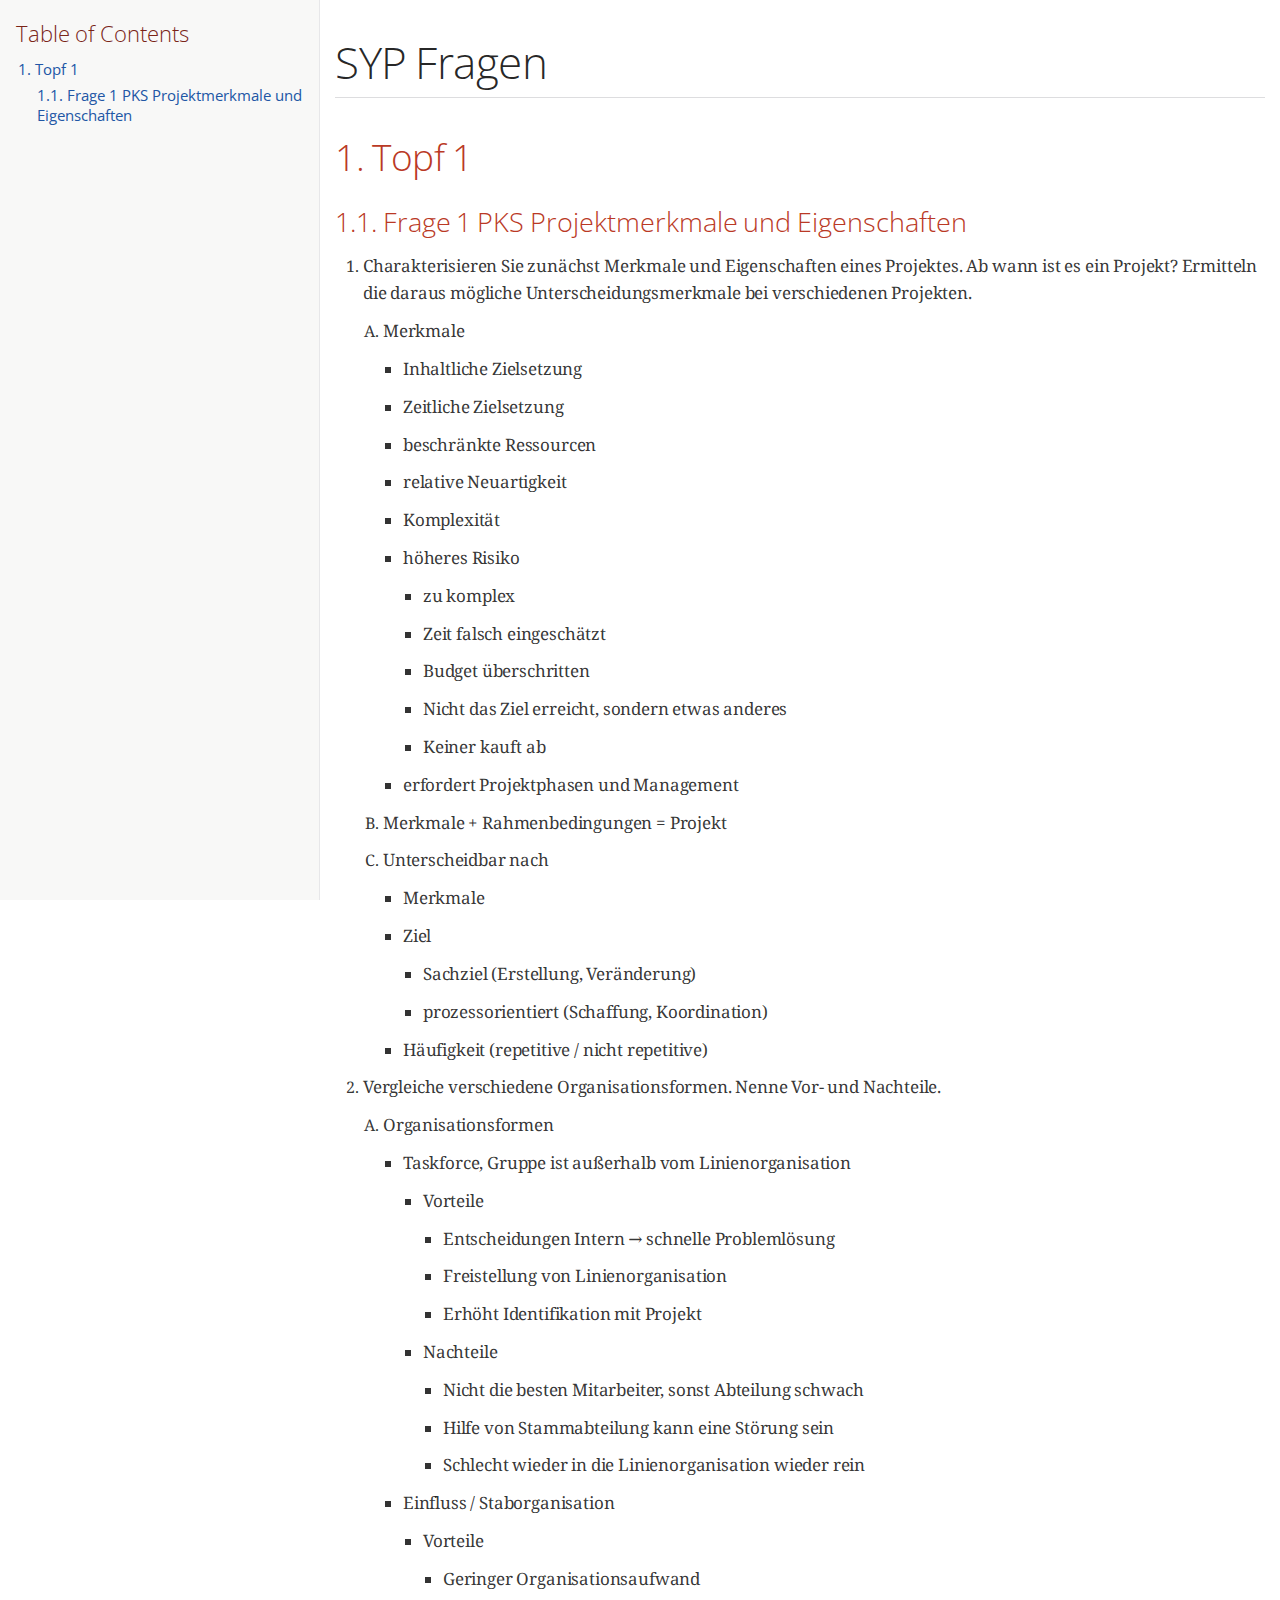
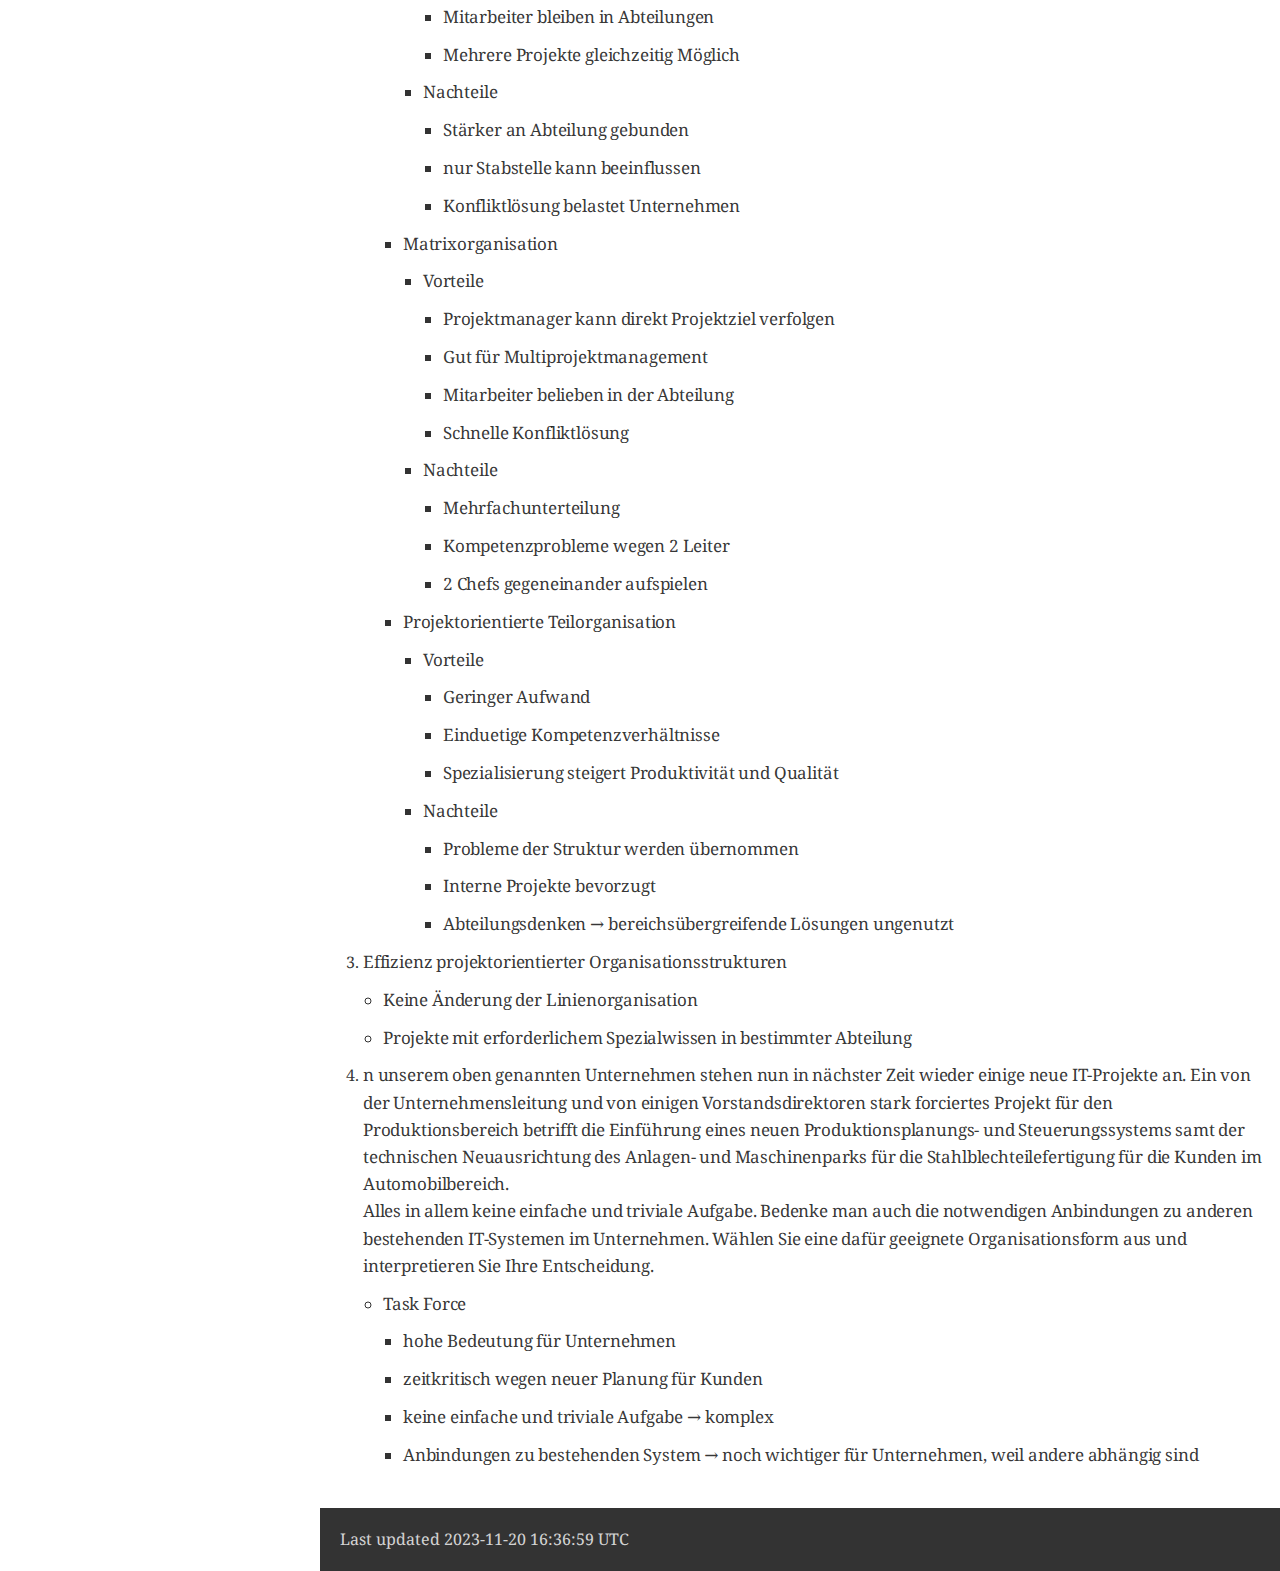
<file: notes/syp-notes.html>
<!DOCTYPE html>
<html lang="en">
<head>
<meta charset="UTF-8">
<meta http-equiv="X-UA-Compatible" content="IE=edge">
<meta name="viewport" content="width=device-width, initial-scale=1.0">
<meta name="generator" content="Asciidoctor 2.0.20">
<link rel="icon" type="image/png" href="themes/favicon.png">
<title>SYP Fragen</title>
<link rel="stylesheet" href="https://fonts.googleapis.com/css?family=Open+Sans:300,300italic,400,400italic,600,600italic%7CNoto+Serif:400,400italic,700,700italic%7CDroid+Sans+Mono:400,700">
<style>
/*! Asciidoctor default stylesheet | MIT License | https://asciidoctor.org */
/* Uncomment the following line when using as a custom stylesheet */
/* @import "https://fonts.googleapis.com/css?family=Open+Sans:300,300italic,400,400italic,600,600italic%7CNoto+Serif:400,400italic,700,700italic%7CDroid+Sans+Mono:400,700"; */
html{font-family:sans-serif;-webkit-text-size-adjust:100%}
a{background:none}
a:focus{outline:thin dotted}
a:active,a:hover{outline:0}
h1{font-size:2em;margin:.67em 0}
b,strong{font-weight:bold}
abbr{font-size:.9em}
abbr[title]{cursor:help;border-bottom:1px dotted #dddddf;text-decoration:none}
dfn{font-style:italic}
hr{height:0}
mark{background:#ff0;color:#000}
code,kbd,pre,samp{font-family:monospace;font-size:1em}
pre{white-space:pre-wrap}
q{quotes:"\201C" "\201D" "\2018" "\2019"}
small{font-size:80%}
sub,sup{font-size:75%;line-height:0;position:relative;vertical-align:baseline}
sup{top:-.5em}
sub{bottom:-.25em}
img{border:0}
svg:not(:root){overflow:hidden}
figure{margin:0}
audio,video{display:inline-block}
audio:not([controls]){display:none;height:0}
fieldset{border:1px solid silver;margin:0 2px;padding:.35em .625em .75em}
legend{border:0;padding:0}
button,input,select,textarea{font-family:inherit;font-size:100%;margin:0}
button,input{line-height:normal}
button,select{text-transform:none}
button,html input[type=button],input[type=reset],input[type=submit]{-webkit-appearance:button;cursor:pointer}
button[disabled],html input[disabled]{cursor:default}
input[type=checkbox],input[type=radio]{padding:0}
button::-moz-focus-inner,input::-moz-focus-inner{border:0;padding:0}
textarea{overflow:auto;vertical-align:top}
table{border-collapse:collapse;border-spacing:0}
*,::before,::after{box-sizing:border-box}
html,body{font-size:100%}
body{background:#fff;color:rgba(0,0,0,.8);padding:0;margin:0;font-family:"Noto Serif","DejaVu Serif",serif;line-height:1;position:relative;cursor:auto;-moz-tab-size:4;-o-tab-size:4;tab-size:4;word-wrap:anywhere;-moz-osx-font-smoothing:grayscale;-webkit-font-smoothing:antialiased}
a:hover{cursor:pointer}
img,object,embed{max-width:100%;height:auto}
object,embed{height:100%}
img{-ms-interpolation-mode:bicubic}
.left{float:left!important}
.right{float:right!important}
.text-left{text-align:left!important}
.text-right{text-align:right!important}
.text-center{text-align:center!important}
.text-justify{text-align:justify!important}
.hide{display:none}
img,object,svg{display:inline-block;vertical-align:middle}
textarea{height:auto;min-height:50px}
select{width:100%}
.subheader,.admonitionblock td.content>.title,.audioblock>.title,.exampleblock>.title,.imageblock>.title,.listingblock>.title,.literalblock>.title,.stemblock>.title,.openblock>.title,.paragraph>.title,.quoteblock>.title,table.tableblock>.title,.verseblock>.title,.videoblock>.title,.dlist>.title,.olist>.title,.ulist>.title,.qlist>.title,.hdlist>.title{line-height:1.45;color:#7a2518;font-weight:400;margin-top:0;margin-bottom:.25em}
div,dl,dt,dd,ul,ol,li,h1,h2,h3,#toctitle,.sidebarblock>.content>.title,h4,h5,h6,pre,form,p,blockquote,th,td{margin:0;padding:0}
a{color:#2156a5;text-decoration:underline;line-height:inherit}
a:hover,a:focus{color:#1d4b8f}
a img{border:0}
p{line-height:1.6;margin-bottom:1.25em;text-rendering:optimizeLegibility}
p aside{font-size:.875em;line-height:1.35;font-style:italic}
h1,h2,h3,#toctitle,.sidebarblock>.content>.title,h4,h5,h6{font-family:"Open Sans","DejaVu Sans",sans-serif;font-weight:300;font-style:normal;color:#ba3925;text-rendering:optimizeLegibility;margin-top:1em;margin-bottom:.5em;line-height:1.0125em}
h1 small,h2 small,h3 small,#toctitle small,.sidebarblock>.content>.title small,h4 small,h5 small,h6 small{font-size:60%;color:#e99b8f;line-height:0}
h1{font-size:2.125em}
h2{font-size:1.6875em}
h3,#toctitle,.sidebarblock>.content>.title{font-size:1.375em}
h4,h5{font-size:1.125em}
h6{font-size:1em}
hr{border:solid #dddddf;border-width:1px 0 0;clear:both;margin:1.25em 0 1.1875em}
em,i{font-style:italic;line-height:inherit}
strong,b{font-weight:bold;line-height:inherit}
small{font-size:60%;line-height:inherit}
code{font-family:"Droid Sans Mono","DejaVu Sans Mono",monospace;font-weight:400;color:rgba(0,0,0,.9)}
ul,ol,dl{line-height:1.6;margin-bottom:1.25em;list-style-position:outside;font-family:inherit}
ul,ol{margin-left:1.5em}
ul li ul,ul li ol{margin-left:1.25em;margin-bottom:0}
ul.circle{list-style-type:circle}
ul.disc{list-style-type:disc}
ul.square{list-style-type:square}
ul.circle ul:not([class]),ul.disc ul:not([class]),ul.square ul:not([class]){list-style:inherit}
ol li ul,ol li ol{margin-left:1.25em;margin-bottom:0}
dl dt{margin-bottom:.3125em;font-weight:bold}
dl dd{margin-bottom:1.25em}
blockquote{margin:0 0 1.25em;padding:.5625em 1.25em 0 1.1875em;border-left:1px solid #ddd}
blockquote,blockquote p{line-height:1.6;color:rgba(0,0,0,.85)}
@media screen and (min-width:768px){h1,h2,h3,#toctitle,.sidebarblock>.content>.title,h4,h5,h6{line-height:1.2}
h1{font-size:2.75em}
h2{font-size:2.3125em}
h3,#toctitle,.sidebarblock>.content>.title{font-size:1.6875em}
h4{font-size:1.4375em}}
table{background:#fff;margin-bottom:1.25em;border:1px solid #dedede;word-wrap:normal}
table thead,table tfoot{background:#f7f8f7}
table thead tr th,table thead tr td,table tfoot tr th,table tfoot tr td{padding:.5em .625em .625em;font-size:inherit;color:rgba(0,0,0,.8);text-align:left}
table tr th,table tr td{padding:.5625em .625em;font-size:inherit;color:rgba(0,0,0,.8)}
table tr.even,table tr.alt{background:#f8f8f7}
table thead tr th,table tfoot tr th,table tbody tr td,table tr td,table tfoot tr td{line-height:1.6}
h1,h2,h3,#toctitle,.sidebarblock>.content>.title,h4,h5,h6{line-height:1.2;word-spacing:-.05em}
h1 strong,h2 strong,h3 strong,#toctitle strong,.sidebarblock>.content>.title strong,h4 strong,h5 strong,h6 strong{font-weight:400}
.center{margin-left:auto;margin-right:auto}
.stretch{width:100%}
.clearfix::before,.clearfix::after,.float-group::before,.float-group::after{content:" ";display:table}
.clearfix::after,.float-group::after{clear:both}
:not(pre).nobreak{word-wrap:normal}
:not(pre).nowrap{white-space:nowrap}
:not(pre).pre-wrap{white-space:pre-wrap}
:not(pre):not([class^=L])>code{font-size:.9375em;font-style:normal!important;letter-spacing:0;padding:.1em .5ex;word-spacing:-.15em;background:#f7f7f8;border-radius:4px;line-height:1.45;text-rendering:optimizeSpeed}
pre{color:rgba(0,0,0,.9);font-family:"Droid Sans Mono","DejaVu Sans Mono",monospace;line-height:1.45;text-rendering:optimizeSpeed}
pre code,pre pre{color:inherit;font-size:inherit;line-height:inherit}
pre>code{display:block}
pre.nowrap,pre.nowrap pre{white-space:pre;word-wrap:normal}
em em{font-style:normal}
strong strong{font-weight:400}
.keyseq{color:rgba(51,51,51,.8)}
kbd{font-family:"Droid Sans Mono","DejaVu Sans Mono",monospace;display:inline-block;color:rgba(0,0,0,.8);font-size:.65em;line-height:1.45;background:#f7f7f7;border:1px solid #ccc;border-radius:3px;box-shadow:0 1px 0 rgba(0,0,0,.2),inset 0 0 0 .1em #fff;margin:0 .15em;padding:.2em .5em;vertical-align:middle;position:relative;top:-.1em;white-space:nowrap}
.keyseq kbd:first-child{margin-left:0}
.keyseq kbd:last-child{margin-right:0}
.menuseq,.menuref{color:#000}
.menuseq b:not(.caret),.menuref{font-weight:inherit}
.menuseq{word-spacing:-.02em}
.menuseq b.caret{font-size:1.25em;line-height:.8}
.menuseq i.caret{font-weight:bold;text-align:center;width:.45em}
b.button::before,b.button::after{position:relative;top:-1px;font-weight:400}
b.button::before{content:"[";padding:0 3px 0 2px}
b.button::after{content:"]";padding:0 2px 0 3px}
p a>code:hover{color:rgba(0,0,0,.9)}
#header,#content,#footnotes,#footer{width:100%;margin:0 auto;max-width:62.5em;*zoom:1;position:relative;padding-left:.9375em;padding-right:.9375em}
#header::before,#header::after,#content::before,#content::after,#footnotes::before,#footnotes::after,#footer::before,#footer::after{content:" ";display:table}
#header::after,#content::after,#footnotes::after,#footer::after{clear:both}
#content{margin-top:1.25em}
#content::before{content:none}
#header>h1:first-child{color:rgba(0,0,0,.85);margin-top:2.25rem;margin-bottom:0}
#header>h1:first-child+#toc{margin-top:8px;border-top:1px solid #dddddf}
#header>h1:only-child,body.toc2 #header>h1:nth-last-child(2){border-bottom:1px solid #dddddf;padding-bottom:8px}
#header .details{border-bottom:1px solid #dddddf;line-height:1.45;padding-top:.25em;padding-bottom:.25em;padding-left:.25em;color:rgba(0,0,0,.6);display:flex;flex-flow:row wrap}
#header .details span:first-child{margin-left:-.125em}
#header .details span.email a{color:rgba(0,0,0,.85)}
#header .details br{display:none}
#header .details br+span::before{content:"\00a0\2013\00a0"}
#header .details br+span.author::before{content:"\00a0\22c5\00a0";color:rgba(0,0,0,.85)}
#header .details br+span#revremark::before{content:"\00a0|\00a0"}
#header #revnumber{text-transform:capitalize}
#header #revnumber::after{content:"\00a0"}
#content>h1:first-child:not([class]){color:rgba(0,0,0,.85);border-bottom:1px solid #dddddf;padding-bottom:8px;margin-top:0;padding-top:1rem;margin-bottom:1.25rem}
#toc{border-bottom:1px solid #e7e7e9;padding-bottom:.5em}
#toc>ul{margin-left:.125em}
#toc ul.sectlevel0>li>a{font-style:italic}
#toc ul.sectlevel0 ul.sectlevel1{margin:.5em 0}
#toc ul{font-family:"Open Sans","DejaVu Sans",sans-serif;list-style-type:none}
#toc li{line-height:1.3334;margin-top:.3334em}
#toc a{text-decoration:none}
#toc a:active{text-decoration:underline}
#toctitle{color:#7a2518;font-size:1.2em}
@media screen and (min-width:768px){#toctitle{font-size:1.375em}
body.toc2{padding-left:15em;padding-right:0}
#toc.toc2{margin-top:0!important;background:#f8f8f7;position:fixed;width:15em;left:0;top:0;border-right:1px solid #e7e7e9;border-top-width:0!important;border-bottom-width:0!important;z-index:1000;padding:1.25em 1em;height:100%;overflow:auto}
#toc.toc2 #toctitle{margin-top:0;margin-bottom:.8rem;font-size:1.2em}
#toc.toc2>ul{font-size:.9em;margin-bottom:0}
#toc.toc2 ul ul{margin-left:0;padding-left:1em}
#toc.toc2 ul.sectlevel0 ul.sectlevel1{padding-left:0;margin-top:.5em;margin-bottom:.5em}
body.toc2.toc-right{padding-left:0;padding-right:15em}
body.toc2.toc-right #toc.toc2{border-right-width:0;border-left:1px solid #e7e7e9;left:auto;right:0}}
@media screen and (min-width:1280px){body.toc2{padding-left:20em;padding-right:0}
#toc.toc2{width:20em}
#toc.toc2 #toctitle{font-size:1.375em}
#toc.toc2>ul{font-size:.95em}
#toc.toc2 ul ul{padding-left:1.25em}
body.toc2.toc-right{padding-left:0;padding-right:20em}}
#content #toc{border:1px solid #e0e0dc;margin-bottom:1.25em;padding:1.25em;background:#f8f8f7;border-radius:4px}
#content #toc>:first-child{margin-top:0}
#content #toc>:last-child{margin-bottom:0}
#footer{max-width:none;background:rgba(0,0,0,.8);padding:1.25em}
#footer-text{color:hsla(0,0%,100%,.8);line-height:1.44}
#content{margin-bottom:.625em}
.sect1{padding-bottom:.625em}
@media screen and (min-width:768px){#content{margin-bottom:1.25em}
.sect1{padding-bottom:1.25em}}
.sect1:last-child{padding-bottom:0}
.sect1+.sect1{border-top:1px solid #e7e7e9}
#content h1>a.anchor,h2>a.anchor,h3>a.anchor,#toctitle>a.anchor,.sidebarblock>.content>.title>a.anchor,h4>a.anchor,h5>a.anchor,h6>a.anchor{position:absolute;z-index:1001;width:1.5ex;margin-left:-1.5ex;display:block;text-decoration:none!important;visibility:hidden;text-align:center;font-weight:400}
#content h1>a.anchor::before,h2>a.anchor::before,h3>a.anchor::before,#toctitle>a.anchor::before,.sidebarblock>.content>.title>a.anchor::before,h4>a.anchor::before,h5>a.anchor::before,h6>a.anchor::before{content:"\00A7";font-size:.85em;display:block;padding-top:.1em}
#content h1:hover>a.anchor,#content h1>a.anchor:hover,h2:hover>a.anchor,h2>a.anchor:hover,h3:hover>a.anchor,#toctitle:hover>a.anchor,.sidebarblock>.content>.title:hover>a.anchor,h3>a.anchor:hover,#toctitle>a.anchor:hover,.sidebarblock>.content>.title>a.anchor:hover,h4:hover>a.anchor,h4>a.anchor:hover,h5:hover>a.anchor,h5>a.anchor:hover,h6:hover>a.anchor,h6>a.anchor:hover{visibility:visible}
#content h1>a.link,h2>a.link,h3>a.link,#toctitle>a.link,.sidebarblock>.content>.title>a.link,h4>a.link,h5>a.link,h6>a.link{color:#ba3925;text-decoration:none}
#content h1>a.link:hover,h2>a.link:hover,h3>a.link:hover,#toctitle>a.link:hover,.sidebarblock>.content>.title>a.link:hover,h4>a.link:hover,h5>a.link:hover,h6>a.link:hover{color:#a53221}
details,.audioblock,.imageblock,.literalblock,.listingblock,.stemblock,.videoblock{margin-bottom:1.25em}
details{margin-left:1.25rem}
details>summary{cursor:pointer;display:block;position:relative;line-height:1.6;margin-bottom:.625rem;outline:none;-webkit-tap-highlight-color:transparent}
details>summary::-webkit-details-marker{display:none}
details>summary::before{content:"";border:solid transparent;border-left:solid;border-width:.3em 0 .3em .5em;position:absolute;top:.5em;left:-1.25rem;transform:translateX(15%)}
details[open]>summary::before{border:solid transparent;border-top:solid;border-width:.5em .3em 0;transform:translateY(15%)}
details>summary::after{content:"";width:1.25rem;height:1em;position:absolute;top:.3em;left:-1.25rem}
.admonitionblock td.content>.title,.audioblock>.title,.exampleblock>.title,.imageblock>.title,.listingblock>.title,.literalblock>.title,.stemblock>.title,.openblock>.title,.paragraph>.title,.quoteblock>.title,table.tableblock>.title,.verseblock>.title,.videoblock>.title,.dlist>.title,.olist>.title,.ulist>.title,.qlist>.title,.hdlist>.title{text-rendering:optimizeLegibility;text-align:left;font-family:"Noto Serif","DejaVu Serif",serif;font-size:1rem;font-style:italic}
table.tableblock.fit-content>caption.title{white-space:nowrap;width:0}
.paragraph.lead>p,#preamble>.sectionbody>[class=paragraph]:first-of-type p{font-size:1.21875em;line-height:1.6;color:rgba(0,0,0,.85)}
.admonitionblock>table{border-collapse:separate;border:0;background:none;width:100%}
.admonitionblock>table td.icon{text-align:center;width:80px}
.admonitionblock>table td.icon img{max-width:none}
.admonitionblock>table td.icon .title{font-weight:bold;font-family:"Open Sans","DejaVu Sans",sans-serif;text-transform:uppercase}
.admonitionblock>table td.content{padding-left:1.125em;padding-right:1.25em;border-left:1px solid #dddddf;color:rgba(0,0,0,.6);word-wrap:anywhere}
.admonitionblock>table td.content>:last-child>:last-child{margin-bottom:0}
.exampleblock>.content{border:1px solid #e6e6e6;margin-bottom:1.25em;padding:1.25em;background:#fff;border-radius:4px}
.sidebarblock{border:1px solid #dbdbd6;margin-bottom:1.25em;padding:1.25em;background:#f3f3f2;border-radius:4px}
.sidebarblock>.content>.title{color:#7a2518;margin-top:0;text-align:center}
.exampleblock>.content>:first-child,.sidebarblock>.content>:first-child{margin-top:0}
.exampleblock>.content>:last-child,.exampleblock>.content>:last-child>:last-child,.exampleblock>.content .olist>ol>li:last-child>:last-child,.exampleblock>.content .ulist>ul>li:last-child>:last-child,.exampleblock>.content .qlist>ol>li:last-child>:last-child,.sidebarblock>.content>:last-child,.sidebarblock>.content>:last-child>:last-child,.sidebarblock>.content .olist>ol>li:last-child>:last-child,.sidebarblock>.content .ulist>ul>li:last-child>:last-child,.sidebarblock>.content .qlist>ol>li:last-child>:last-child{margin-bottom:0}
.literalblock pre,.listingblock>.content>pre{border-radius:4px;overflow-x:auto;padding:1em;font-size:.8125em}
@media screen and (min-width:768px){.literalblock pre,.listingblock>.content>pre{font-size:.90625em}}
@media screen and (min-width:1280px){.literalblock pre,.listingblock>.content>pre{font-size:1em}}
.literalblock pre,.listingblock>.content>pre:not(.highlight),.listingblock>.content>pre[class=highlight],.listingblock>.content>pre[class^="highlight "]{background:#f7f7f8}
.literalblock.output pre{color:#f7f7f8;background:rgba(0,0,0,.9)}
.listingblock>.content{position:relative}
.listingblock code[data-lang]::before{display:none;content:attr(data-lang);position:absolute;font-size:.75em;top:.425rem;right:.5rem;line-height:1;text-transform:uppercase;color:inherit;opacity:.5}
.listingblock:hover code[data-lang]::before{display:block}
.listingblock.terminal pre .command::before{content:attr(data-prompt);padding-right:.5em;color:inherit;opacity:.5}
.listingblock.terminal pre .command:not([data-prompt])::before{content:"$"}
.listingblock pre.highlightjs{padding:0}
.listingblock pre.highlightjs>code{padding:1em;border-radius:4px}
.listingblock pre.prettyprint{border-width:0}
.prettyprint{background:#f7f7f8}
pre.prettyprint .linenums{line-height:1.45;margin-left:2em}
pre.prettyprint li{background:none;list-style-type:inherit;padding-left:0}
pre.prettyprint li code[data-lang]::before{opacity:1}
pre.prettyprint li:not(:first-child) code[data-lang]::before{display:none}
table.linenotable{border-collapse:separate;border:0;margin-bottom:0;background:none}
table.linenotable td[class]{color:inherit;vertical-align:top;padding:0;line-height:inherit;white-space:normal}
table.linenotable td.code{padding-left:.75em}
table.linenotable td.linenos,pre.pygments .linenos{border-right:1px solid;opacity:.35;padding-right:.5em;-webkit-user-select:none;-moz-user-select:none;-ms-user-select:none;user-select:none}
pre.pygments span.linenos{display:inline-block;margin-right:.75em}
.quoteblock{margin:0 1em 1.25em 1.5em;display:table}
.quoteblock:not(.excerpt)>.title{margin-left:-1.5em;margin-bottom:.75em}
.quoteblock blockquote,.quoteblock p{color:rgba(0,0,0,.85);font-size:1.15rem;line-height:1.75;word-spacing:.1em;letter-spacing:0;font-style:italic;text-align:justify}
.quoteblock blockquote{margin:0;padding:0;border:0}
.quoteblock blockquote::before{content:"\201c";float:left;font-size:2.75em;font-weight:bold;line-height:.6em;margin-left:-.6em;color:#7a2518;text-shadow:0 1px 2px rgba(0,0,0,.1)}
.quoteblock blockquote>.paragraph:last-child p{margin-bottom:0}
.quoteblock .attribution{margin-top:.75em;margin-right:.5ex;text-align:right}
.verseblock{margin:0 1em 1.25em}
.verseblock pre{font-family:"Open Sans","DejaVu Sans",sans-serif;font-size:1.15rem;color:rgba(0,0,0,.85);font-weight:300;text-rendering:optimizeLegibility}
.verseblock pre strong{font-weight:400}
.verseblock .attribution{margin-top:1.25rem;margin-left:.5ex}
.quoteblock .attribution,.verseblock .attribution{font-size:.9375em;line-height:1.45;font-style:italic}
.quoteblock .attribution br,.verseblock .attribution br{display:none}
.quoteblock .attribution cite,.verseblock .attribution cite{display:block;letter-spacing:-.025em;color:rgba(0,0,0,.6)}
.quoteblock.abstract blockquote::before,.quoteblock.excerpt blockquote::before,.quoteblock .quoteblock blockquote::before{display:none}
.quoteblock.abstract blockquote,.quoteblock.abstract p,.quoteblock.excerpt blockquote,.quoteblock.excerpt p,.quoteblock .quoteblock blockquote,.quoteblock .quoteblock p{line-height:1.6;word-spacing:0}
.quoteblock.abstract{margin:0 1em 1.25em;display:block}
.quoteblock.abstract>.title{margin:0 0 .375em;font-size:1.15em;text-align:center}
.quoteblock.excerpt>blockquote,.quoteblock .quoteblock{padding:0 0 .25em 1em;border-left:.25em solid #dddddf}
.quoteblock.excerpt,.quoteblock .quoteblock{margin-left:0}
.quoteblock.excerpt blockquote,.quoteblock.excerpt p,.quoteblock .quoteblock blockquote,.quoteblock .quoteblock p{color:inherit;font-size:1.0625rem}
.quoteblock.excerpt .attribution,.quoteblock .quoteblock .attribution{color:inherit;font-size:.85rem;text-align:left;margin-right:0}
p.tableblock:last-child{margin-bottom:0}
td.tableblock>.content{margin-bottom:1.25em;word-wrap:anywhere}
td.tableblock>.content>:last-child{margin-bottom:-1.25em}
table.tableblock,th.tableblock,td.tableblock{border:0 solid #dedede}
table.grid-all>*>tr>*{border-width:1px}
table.grid-cols>*>tr>*{border-width:0 1px}
table.grid-rows>*>tr>*{border-width:1px 0}
table.frame-all{border-width:1px}
table.frame-ends{border-width:1px 0}
table.frame-sides{border-width:0 1px}
table.frame-none>colgroup+*>:first-child>*,table.frame-sides>colgroup+*>:first-child>*{border-top-width:0}
table.frame-none>:last-child>:last-child>*,table.frame-sides>:last-child>:last-child>*{border-bottom-width:0}
table.frame-none>*>tr>:first-child,table.frame-ends>*>tr>:first-child{border-left-width:0}
table.frame-none>*>tr>:last-child,table.frame-ends>*>tr>:last-child{border-right-width:0}
table.stripes-all>*>tr,table.stripes-odd>*>tr:nth-of-type(odd),table.stripes-even>*>tr:nth-of-type(even),table.stripes-hover>*>tr:hover{background:#f8f8f7}
th.halign-left,td.halign-left{text-align:left}
th.halign-right,td.halign-right{text-align:right}
th.halign-center,td.halign-center{text-align:center}
th.valign-top,td.valign-top{vertical-align:top}
th.valign-bottom,td.valign-bottom{vertical-align:bottom}
th.valign-middle,td.valign-middle{vertical-align:middle}
table thead th,table tfoot th{font-weight:bold}
tbody tr th{background:#f7f8f7}
tbody tr th,tbody tr th p,tfoot tr th,tfoot tr th p{color:rgba(0,0,0,.8);font-weight:bold}
p.tableblock>code:only-child{background:none;padding:0}
p.tableblock{font-size:1em}
ol{margin-left:1.75em}
ul li ol{margin-left:1.5em}
dl dd{margin-left:1.125em}
dl dd:last-child,dl dd:last-child>:last-child{margin-bottom:0}
li p,ul dd,ol dd,.olist .olist,.ulist .ulist,.ulist .olist,.olist .ulist{margin-bottom:.625em}
ul.checklist,ul.none,ol.none,ul.no-bullet,ol.no-bullet,ol.unnumbered,ul.unstyled,ol.unstyled{list-style-type:none}
ul.no-bullet,ol.no-bullet,ol.unnumbered{margin-left:.625em}
ul.unstyled,ol.unstyled{margin-left:0}
li>p:empty:only-child::before{content:"";display:inline-block}
ul.checklist>li>p:first-child{margin-left:-1em}
ul.checklist>li>p:first-child>.fa-square-o:first-child,ul.checklist>li>p:first-child>.fa-check-square-o:first-child{width:1.25em;font-size:.8em;position:relative;bottom:.125em}
ul.checklist>li>p:first-child>input[type=checkbox]:first-child{margin-right:.25em}
ul.inline{display:flex;flex-flow:row wrap;list-style:none;margin:0 0 .625em -1.25em}
ul.inline>li{margin-left:1.25em}
.unstyled dl dt{font-weight:400;font-style:normal}
ol.arabic{list-style-type:decimal}
ol.decimal{list-style-type:decimal-leading-zero}
ol.loweralpha{list-style-type:lower-alpha}
ol.upperalpha{list-style-type:upper-alpha}
ol.lowerroman{list-style-type:lower-roman}
ol.upperroman{list-style-type:upper-roman}
ol.lowergreek{list-style-type:lower-greek}
.hdlist>table,.colist>table{border:0;background:none}
.hdlist>table>tbody>tr,.colist>table>tbody>tr{background:none}
td.hdlist1,td.hdlist2{vertical-align:top;padding:0 .625em}
td.hdlist1{font-weight:bold;padding-bottom:1.25em}
td.hdlist2{word-wrap:anywhere}
.literalblock+.colist,.listingblock+.colist{margin-top:-.5em}
.colist td:not([class]):first-child{padding:.4em .75em 0;line-height:1;vertical-align:top}
.colist td:not([class]):first-child img{max-width:none}
.colist td:not([class]):last-child{padding:.25em 0}
.thumb,.th{line-height:0;display:inline-block;border:4px solid #fff;box-shadow:0 0 0 1px #ddd}
.imageblock.left{margin:.25em .625em 1.25em 0}
.imageblock.right{margin:.25em 0 1.25em .625em}
.imageblock>.title{margin-bottom:0}
.imageblock.thumb,.imageblock.th{border-width:6px}
.imageblock.thumb>.title,.imageblock.th>.title{padding:0 .125em}
.image.left,.image.right{margin-top:.25em;margin-bottom:.25em;display:inline-block;line-height:0}
.image.left{margin-right:.625em}
.image.right{margin-left:.625em}
a.image{text-decoration:none;display:inline-block}
a.image object{pointer-events:none}
sup.footnote,sup.footnoteref{font-size:.875em;position:static;vertical-align:super}
sup.footnote a,sup.footnoteref a{text-decoration:none}
sup.footnote a:active,sup.footnoteref a:active{text-decoration:underline}
#footnotes{padding-top:.75em;padding-bottom:.75em;margin-bottom:.625em}
#footnotes hr{width:20%;min-width:6.25em;margin:-.25em 0 .75em;border-width:1px 0 0}
#footnotes .footnote{padding:0 .375em 0 .225em;line-height:1.3334;font-size:.875em;margin-left:1.2em;margin-bottom:.2em}
#footnotes .footnote a:first-of-type{font-weight:bold;text-decoration:none;margin-left:-1.05em}
#footnotes .footnote:last-of-type{margin-bottom:0}
#content #footnotes{margin-top:-.625em;margin-bottom:0;padding:.75em 0}
div.unbreakable{page-break-inside:avoid}
.big{font-size:larger}
.small{font-size:smaller}
.underline{text-decoration:underline}
.overline{text-decoration:overline}
.line-through{text-decoration:line-through}
.aqua{color:#00bfbf}
.aqua-background{background:#00fafa}
.black{color:#000}
.black-background{background:#000}
.blue{color:#0000bf}
.blue-background{background:#0000fa}
.fuchsia{color:#bf00bf}
.fuchsia-background{background:#fa00fa}
.gray{color:#606060}
.gray-background{background:#7d7d7d}
.green{color:#006000}
.green-background{background:#007d00}
.lime{color:#00bf00}
.lime-background{background:#00fa00}
.maroon{color:#600000}
.maroon-background{background:#7d0000}
.navy{color:#000060}
.navy-background{background:#00007d}
.olive{color:#606000}
.olive-background{background:#7d7d00}
.purple{color:#600060}
.purple-background{background:#7d007d}
.red{color:#bf0000}
.red-background{background:#fa0000}
.silver{color:#909090}
.silver-background{background:#bcbcbc}
.teal{color:#006060}
.teal-background{background:#007d7d}
.white{color:#bfbfbf}
.white-background{background:#fafafa}
.yellow{color:#bfbf00}
.yellow-background{background:#fafa00}
span.icon>.fa{cursor:default}
a span.icon>.fa{cursor:inherit}
.admonitionblock td.icon [class^="fa icon-"]{font-size:2.5em;text-shadow:1px 1px 2px rgba(0,0,0,.5);cursor:default}
.admonitionblock td.icon .icon-note::before{content:"\f05a";color:#19407c}
.admonitionblock td.icon .icon-tip::before{content:"\f0eb";text-shadow:1px 1px 2px rgba(155,155,0,.8);color:#111}
.admonitionblock td.icon .icon-warning::before{content:"\f071";color:#bf6900}
.admonitionblock td.icon .icon-caution::before{content:"\f06d";color:#bf3400}
.admonitionblock td.icon .icon-important::before{content:"\f06a";color:#bf0000}
.conum[data-value]{display:inline-block;color:#fff!important;background:rgba(0,0,0,.8);border-radius:50%;text-align:center;font-size:.75em;width:1.67em;height:1.67em;line-height:1.67em;font-family:"Open Sans","DejaVu Sans",sans-serif;font-style:normal;font-weight:bold}
.conum[data-value] *{color:#fff!important}
.conum[data-value]+b{display:none}
.conum[data-value]::after{content:attr(data-value)}
pre .conum[data-value]{position:relative;top:-.125em}
b.conum *{color:inherit!important}
.conum:not([data-value]):empty{display:none}
dt,th.tableblock,td.content,div.footnote{text-rendering:optimizeLegibility}
h1,h2,p,td.content,span.alt,summary{letter-spacing:-.01em}
p strong,td.content strong,div.footnote strong{letter-spacing:-.005em}
p,blockquote,dt,td.content,td.hdlist1,span.alt,summary{font-size:1.0625rem}
p{margin-bottom:1.25rem}
.sidebarblock p,.sidebarblock dt,.sidebarblock td.content,p.tableblock{font-size:1em}
.exampleblock>.content{background:#fffef7;border-color:#e0e0dc;box-shadow:0 1px 4px #e0e0dc}
.print-only{display:none!important}
@page{margin:1.25cm .75cm}
@media print{*{box-shadow:none!important;text-shadow:none!important}
html{font-size:80%}
a{color:inherit!important;text-decoration:underline!important}
a.bare,a[href^="#"],a[href^="mailto:"]{text-decoration:none!important}
a[href^="http:"]:not(.bare)::after,a[href^="https:"]:not(.bare)::after{content:"(" attr(href) ")";display:inline-block;font-size:.875em;padding-left:.25em}
abbr[title]{border-bottom:1px dotted}
abbr[title]::after{content:" (" attr(title) ")"}
pre,blockquote,tr,img,object,svg{page-break-inside:avoid}
thead{display:table-header-group}
svg{max-width:100%}
p,blockquote,dt,td.content{font-size:1em;orphans:3;widows:3}
h2,h3,#toctitle,.sidebarblock>.content>.title{page-break-after:avoid}
#header,#content,#footnotes,#footer{max-width:none}
#toc,.sidebarblock,.exampleblock>.content{background:none!important}
#toc{border-bottom:1px solid #dddddf!important;padding-bottom:0!important}
body.book #header{text-align:center}
body.book #header>h1:first-child{border:0!important;margin:2.5em 0 1em}
body.book #header .details{border:0!important;display:block;padding:0!important}
body.book #header .details span:first-child{margin-left:0!important}
body.book #header .details br{display:block}
body.book #header .details br+span::before{content:none!important}
body.book #toc{border:0!important;text-align:left!important;padding:0!important;margin:0!important}
body.book #toc,body.book #preamble,body.book h1.sect0,body.book .sect1>h2{page-break-before:always}
.listingblock code[data-lang]::before{display:block}
#footer{padding:0 .9375em}
.hide-on-print{display:none!important}
.print-only{display:block!important}
.hide-for-print{display:none!important}
.show-for-print{display:inherit!important}}
@media amzn-kf8,print{#header>h1:first-child{margin-top:1.25rem}
.sect1{padding:0!important}
.sect1+.sect1{border:0}
#footer{background:none}
#footer-text{color:rgba(0,0,0,.6);font-size:.9em}}
@media amzn-kf8{#header,#content,#footnotes,#footer{padding:0}}
</style>
<link rel="stylesheet" href="https://cdnjs.cloudflare.com/ajax/libs/font-awesome/4.7.0/css/font-awesome.min.css">
</head>
<body class="article toc2 toc-left">
<div id="header">
<h1>SYP Fragen</h1>
<div id="toc" class="toc2">
<div id="toctitle">Table of Contents</div>
<ul class="sectlevel1">
<li><a href="#_topf_1">1. Topf 1</a>
<ul class="sectlevel2">
<li><a href="#_frage_1_pks_projektmerkmale_und_eigenschaften">1.1. Frage 1 PKS Projektmerkmale und Eigenschaften</a></li>
</ul>
</li>
</ul>
</div>
</div>
<div id="content">
<div class="sect1">
<h2 id="_topf_1"><a class="anchor" href="#_topf_1"></a>1. Topf 1</h2>
<div class="sectionbody">
<div class="sect2">
<h3 id="_frage_1_pks_projektmerkmale_und_eigenschaften"><a class="anchor" href="#_frage_1_pks_projektmerkmale_und_eigenschaften"></a>1.1. Frage 1 PKS Projektmerkmale und Eigenschaften</h3>
<div class="olist arabic">
<ol class="arabic">
<li>
<p>Charakterisieren Sie zunächst Merkmale und Eigenschaften eines Projektes. Ab wann ist es ein Projekt?
Ermitteln die daraus mögliche Unterscheidungsmerkmale bei verschiedenen Projekten.</p>
<div class="olist upperalpha">
<ol class="upperalpha">
<li>
<p>Merkmale</p>
<div class="ulist">
<ul>
<li>
<p>Inhaltliche Zielsetzung</p>
</li>
<li>
<p>Zeitliche Zielsetzung</p>
</li>
<li>
<p>beschränkte Ressourcen</p>
</li>
<li>
<p>relative Neuartigkeit</p>
</li>
<li>
<p>Komplexität</p>
</li>
<li>
<p>höheres Risiko</p>
<div class="ulist">
<ul>
<li>
<p>zu komplex</p>
</li>
<li>
<p>Zeit falsch eingeschätzt</p>
</li>
<li>
<p>Budget überschritten</p>
</li>
<li>
<p>Nicht das Ziel erreicht, sondern etwas anderes</p>
</li>
<li>
<p>Keiner kauft ab</p>
</li>
</ul>
</div>
</li>
<li>
<p>erfordert Projektphasen und Management</p>
</li>
</ul>
</div>
</li>
<li>
<p>Merkmale + Rahmenbedingungen = Projekt</p>
</li>
<li>
<p>Unterscheidbar nach</p>
<div class="ulist">
<ul>
<li>
<p>Merkmale</p>
</li>
<li>
<p>Ziel</p>
<div class="ulist">
<ul>
<li>
<p>Sachziel (Erstellung, Veränderung)</p>
</li>
<li>
<p>prozessorientiert (Schaffung, Koordination)</p>
</li>
</ul>
</div>
</li>
<li>
<p>Häufigkeit (repetitive / nicht repetitive)</p>
</li>
</ul>
</div>
</li>
</ol>
</div>
</li>
<li>
<p>Vergleiche verschiedene Organisationsformen. Nenne Vor- und Nachteile.</p>
<div class="olist upperalpha">
<ol class="upperalpha">
<li>
<p>Organisationsformen</p>
<div class="ulist">
<ul>
<li>
<p>Taskforce, Gruppe ist außerhalb vom Linienorganisation</p>
<div class="ulist">
<ul>
<li>
<p>Vorteile</p>
<div class="ulist">
<ul>
<li>
<p>Entscheidungen Intern &#8594; schnelle Problemlösung</p>
</li>
<li>
<p>Freistellung von Linienorganisation</p>
</li>
<li>
<p>Erhöht Identifikation mit Projekt</p>
</li>
</ul>
</div>
</li>
<li>
<p>Nachteile</p>
<div class="ulist">
<ul>
<li>
<p>Nicht die besten Mitarbeiter, sonst Abteilung schwach</p>
</li>
<li>
<p>Hilfe von Stammabteilung kann eine Störung sein</p>
</li>
<li>
<p>Schlecht wieder in die Linienorganisation wieder rein</p>
</li>
</ul>
</div>
</li>
</ul>
</div>
</li>
<li>
<p>Einfluss / Staborganisation</p>
<div class="ulist">
<ul>
<li>
<p>Vorteile</p>
<div class="ulist">
<ul>
<li>
<p>Geringer Organisationsaufwand</p>
</li>
<li>
<p>Mitarbeiter bleiben in Abteilungen</p>
</li>
<li>
<p>Mehrere Projekte gleichzeitig Möglich</p>
</li>
</ul>
</div>
</li>
<li>
<p>Nachteile</p>
<div class="ulist">
<ul>
<li>
<p>Stärker an Abteilung gebunden</p>
</li>
<li>
<p>nur Stabstelle kann beeinflussen</p>
</li>
<li>
<p>Konfliktlösung belastet Unternehmen</p>
</li>
</ul>
</div>
</li>
</ul>
</div>
</li>
<li>
<p>Matrixorganisation</p>
<div class="ulist">
<ul>
<li>
<p>Vorteile</p>
<div class="ulist">
<ul>
<li>
<p>Projektmanager kann direkt Projektziel verfolgen</p>
</li>
<li>
<p>Gut für Multiprojektmanagement</p>
</li>
<li>
<p>Mitarbeiter belieben in der Abteilung</p>
</li>
<li>
<p>Schnelle Konfliktlösung</p>
</li>
</ul>
</div>
</li>
<li>
<p>Nachteile</p>
<div class="ulist">
<ul>
<li>
<p>Mehrfachunterteilung</p>
</li>
<li>
<p>Kompetenzprobleme wegen 2 Leiter</p>
</li>
<li>
<p>2 Chefs gegeneinander aufspielen</p>
</li>
</ul>
</div>
</li>
</ul>
</div>
</li>
<li>
<p>Projektorientierte Teilorganisation</p>
<div class="ulist">
<ul>
<li>
<p>Vorteile</p>
<div class="ulist">
<ul>
<li>
<p>Geringer Aufwand</p>
</li>
<li>
<p>Einduetige Kompetenzverhältnisse</p>
</li>
<li>
<p>Spezialisierung steigert Produktivität und Qualität</p>
</li>
</ul>
</div>
</li>
<li>
<p>Nachteile</p>
<div class="ulist">
<ul>
<li>
<p>Probleme der Struktur werden übernommen</p>
</li>
<li>
<p>Interne Projekte bevorzugt</p>
</li>
<li>
<p>Abteilungsdenken &#8594; bereichsübergreifende Lösungen ungenutzt</p>
</li>
</ul>
</div>
</li>
</ul>
</div>
</li>
</ul>
</div>
</li>
</ol>
</div>
</li>
<li>
<p>Effizienz projektorientierter Organisationsstrukturen</p>
<div class="ulist">
<ul>
<li>
<p>Keine Änderung der Linienorganisation</p>
</li>
<li>
<p>Projekte mit erforderlichem Spezialwissen in bestimmter Abteilung</p>
</li>
</ul>
</div>
</li>
<li>
<p>n unserem oben genannten Unternehmen stehen nun in nächster Zeit wieder einige neue IT-Projekte an. Ein von der Unternehmensleitung und von einigen Vorstandsdirektoren stark forciertes Projekt für den Produktionsbereich betrifft die Einführung eines neuen Produktionsplanungs- und Steuerungssystems samt der technischen Neuausrichtung des Anlagen- und Maschinenparks für die Stahlblechteilefertigung für die Kunden im Automobilbereich.<br>
Alles in allem keine einfache und triviale Aufgabe. Bedenke man auch die notwendigen Anbindungen zu anderen bestehenden IT-Systemen im Unternehmen. Wählen Sie eine dafür geeignete Organisationsform aus und interpretieren Sie Ihre Entscheidung.</p>
<div class="ulist">
<ul>
<li>
<p>Task Force</p>
<div class="ulist">
<ul>
<li>
<p>hohe Bedeutung für Unternehmen</p>
</li>
<li>
<p>zeitkritisch wegen neuer Planung für Kunden</p>
</li>
<li>
<p>keine einfache und triviale Aufgabe &#8594; komplex</p>
</li>
<li>
<p>Anbindungen zu bestehenden System &#8594; noch wichtiger für Unternehmen, weil andere abhängig sind</p>
</li>
</ul>
</div>
</li>
</ul>
</div>
</li>
</ol>
</div>
</div>
</div>
</div>
</div>
<div id="footer">
<div id="footer-text">
Last updated 2023-11-20 16:36:59 UTC
</div>
</div>
</body>
</html>
</file>
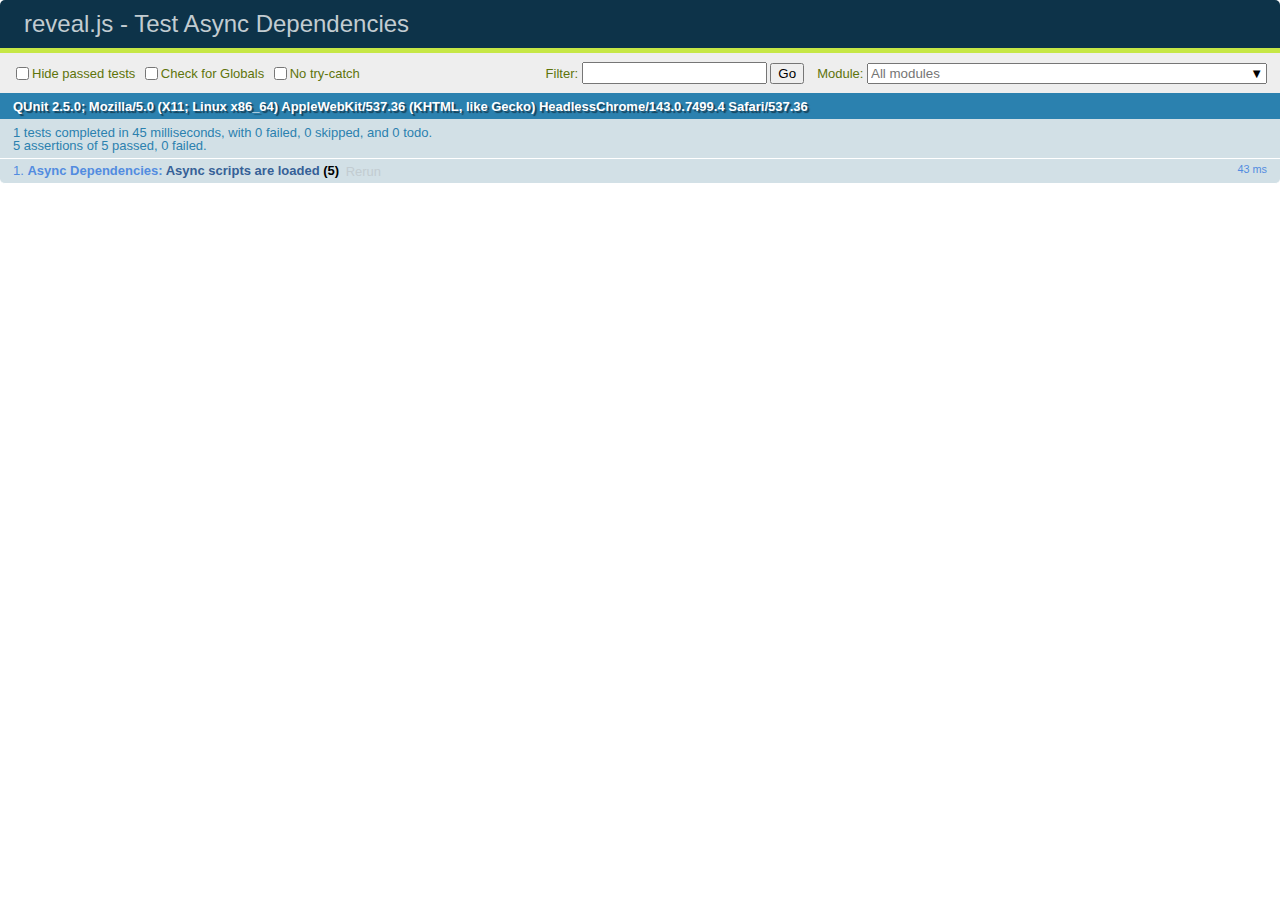
<file: slides/revealjs/test/test-dependencies-async.html>
<!doctype html>
<html lang="en">

	<head>
		<meta charset="utf-8">

		<title>reveal.js - Test Async Dependencies</title>

		<link rel="stylesheet" href="../css/reveal.css">
		<link rel="stylesheet" href="qunit-2.5.0.css">
	</head>

	<body style="overflow: auto;">

		<div id="qunit"></div>
		<div id="qunit-fixture"></div>

		<div class="reveal" style="display: none;">

			<div class="slides">

				<section>Slide content</section>

			</div>

		</div>

		<script src="../js/reveal.js"></script>
		<script src="qunit-2.5.0.js"></script>

		<script>
			var	externalScriptSequence = '';
			var scriptCount = 0;

			QUnit.config.autostart = false;
			QUnit.module( 'Async Dependencies' );

			QUnit.test( 'Async scripts are loaded', function( assert ) {
				assert.expect( 5 );
				var done = assert.async( 5 );

				function callback( event ) {
					if( externalScriptSequence.length === 1 ) {
						assert.ok( externalScriptSequence === 'A', 'first callback was sync script' );
						done();
					}
					else {
						assert.ok( true, 'async script loaded' );
						done();
					}

					if( externalScriptSequence.length === 4 ) {
						assert.ok( 	externalScriptSequence.indexOf( 'A' ) !== -1 &&
									externalScriptSequence.indexOf( 'B' ) !== -1 &&
									externalScriptSequence.indexOf( 'C' ) !== -1 &&
									externalScriptSequence.indexOf( 'D' ) !== -1, 'four unique scripts were loaded' );
						done();
					}

					scriptCount ++;
				}

				Reveal.initialize({
					dependencies: [
						{ src: 'assets/external-script-a.js', async: false, callback: callback },
						{ src: 'assets/external-script-b.js', async: true, callback: callback },
						{ src: 'assets/external-script-c.js', async: true, callback: callback },
						{ src: 'assets/external-script-d.js', async: true, callback: callback }
					]
				});
			});

			QUnit.start();

		</script>

	</body>
</html>
</file>
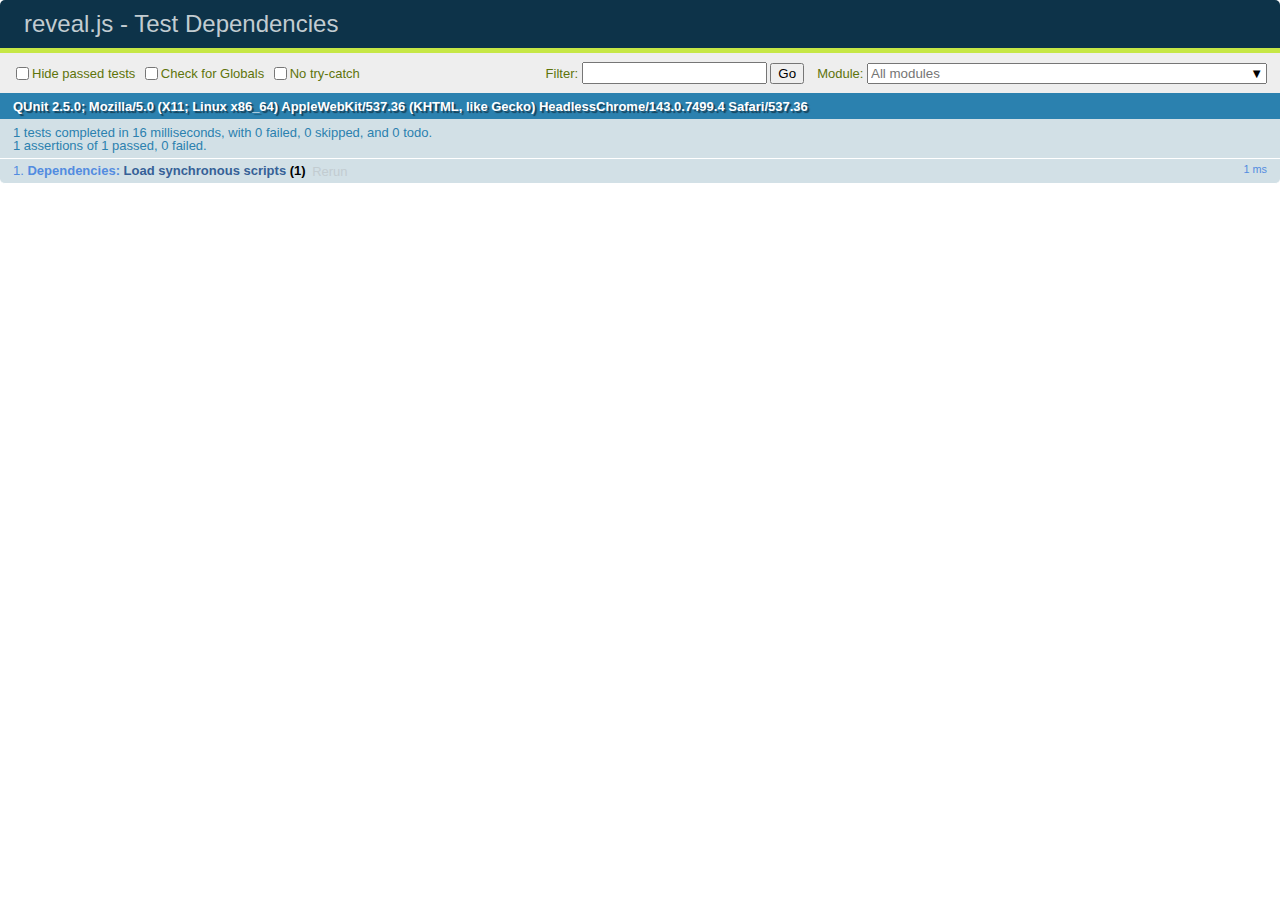
<file: slides/revealjs/test/test-dependencies.html>
<!doctype html>
<html lang="en">

	<head>
		<meta charset="utf-8">

		<title>reveal.js - Test Dependencies</title>

		<link rel="stylesheet" href="../css/reveal.css">
		<link rel="stylesheet" href="qunit-2.5.0.css">
	</head>

	<body style="overflow: auto;">

		<div id="qunit"></div>
		<div id="qunit-fixture"></div>

		<div class="reveal" style="display: none;">

			<div class="slides">

				<section>Slide content</section>

			</div>

		</div>

		<script src="../js/reveal.js"></script>
		<script src="qunit-2.5.0.js"></script>

		<script>
			window.externalScriptSequence = '';

			Reveal.addEventListener( 'ready', function() {

				QUnit.module( 'Dependencies' );

				QUnit.test( 'Load synchronous scripts', function( assert ) {
					assert.strictEqual( window.externalScriptSequence, 'ABC', 'Loaded and executed in order' );
				});

			} );

			Reveal.initialize({
				dependencies: [
					{ src: 'assets/external-script-a.js' },
					{ src: 'assets/external-script-b.js' },
					{ src: 'assets/external-script-c.js' }
				]
			});
		</script>

	</body>
</html>
</file>
<file: slides/revealjs/css/theme/black.css>
/**
 * Black theme for reveal.js. This is the opposite of the 'white' theme.
 *
 * By Hakim El Hattab, http://hakim.se
 */
@import url(../../lib/font/source-sans-pro/source-sans-pro.css);
section.has-light-background, section.has-light-background h1, section.has-light-background h2, section.has-light-background h3, section.has-light-background h4, section.has-light-background h5, section.has-light-background h6 {
  color: #222; }

/*********************************************
 * GLOBAL STYLES
 *********************************************/
body {
  background: #191919;
  background-color: #191919; }

.reveal {
  font-family: "Source Sans Pro", Helvetica, sans-serif;
  font-size: 42px;
  font-weight: normal;
  color: #fff; }

::selection {
  color: #fff;
  background: #bee4fd;
  text-shadow: none; }

::-moz-selection {
  color: #fff;
  background: #bee4fd;
  text-shadow: none; }

.reveal .slides section,
.reveal .slides section > section {
  line-height: 1.3;
  font-weight: inherit; }

/*********************************************
 * HEADERS
 *********************************************/
.reveal h1,
.reveal h2,
.reveal h3,
.reveal h4,
.reveal h5,
.reveal h6 {
  margin: 0 0 20px 0;
  color: #fff;
  font-family: "Source Sans Pro", Helvetica, sans-serif;
  font-weight: 600;
  line-height: 1.2;
  letter-spacing: normal;
  text-transform: uppercase;
  text-shadow: none;
  word-wrap: break-word; }

.reveal h1 {
  font-size: 2.5em; }

.reveal h2 {
  font-size: 1.6em; }

.reveal h3 {
  font-size: 1.3em; }

.reveal h4 {
  font-size: 1em; }

.reveal h1 {
  text-shadow: none; }

/*********************************************
 * OTHER
 *********************************************/
.reveal p {
  margin: 20px 0;
  line-height: 1.3; }

/* Ensure certain elements are never larger than the slide itself */
.reveal img,
.reveal video,
.reveal iframe {
  max-width: 95%;
  max-height: 95%; }

.reveal strong,
.reveal b {
  font-weight: bold; }

.reveal em {
  font-style: italic; }

.reveal ol,
.reveal dl,
.reveal ul {
  display: inline-block;
  text-align: left;
  margin: 0 0 0 1em; }

.reveal ol {
  list-style-type: decimal; }

.reveal ul {
  list-style-type: disc; }

.reveal ul ul {
  list-style-type: square; }

.reveal ul ul ul {
  list-style-type: circle; }

.reveal ul ul,
.reveal ul ol,
.reveal ol ol,
.reveal ol ul {
  display: block;
  margin-left: 40px; }

.reveal dt {
  font-weight: bold; }

.reveal dd {
  margin-left: 40px; }

.reveal blockquote {
  display: block;
  position: relative;
  width: 70%;
  margin: 20px auto;
  padding: 5px;
  font-style: italic;
  background: rgba(255, 255, 255, 0.05);
  box-shadow: 0px 0px 2px rgba(0, 0, 0, 0.2); }

.reveal blockquote p:first-child,
.reveal blockquote p:last-child {
  display: inline-block; }

.reveal q {
  font-style: italic; }

.reveal pre {
  display: block;
  position: relative;
  width: 90%;
  margin: 20px auto;
  text-align: left;
  font-size: 0.55em;
  font-family: monospace;
  line-height: 1.2em;
  word-wrap: break-word;
  box-shadow: 0px 5px 15px rgba(0, 0, 0, 0.15); }

.reveal code {
  font-family: monospace;
  text-transform: none; }

.reveal pre code {
  display: block;
  padding: 5px;
  overflow: auto;
  max-height: 400px;
  word-wrap: normal; }

.reveal table {
  margin: auto;
  border-collapse: collapse;
  border-spacing: 0; }

.reveal table th {
  font-weight: bold; }

.reveal table th,
.reveal table td {
  text-align: left;
  padding: 0.2em 0.5em 0.2em 0.5em;
  border-bottom: 1px solid; }

.reveal table th[align="center"],
.reveal table td[align="center"] {
  text-align: center; }

.reveal table th[align="right"],
.reveal table td[align="right"] {
  text-align: right; }

.reveal table tbody tr:last-child th,
.reveal table tbody tr:last-child td {
  border-bottom: none; }

.reveal sup {
  vertical-align: super;
  font-size: smaller; }

.reveal sub {
  vertical-align: sub;
  font-size: smaller; }

.reveal small {
  display: inline-block;
  font-size: 0.6em;
  line-height: 1.2em;
  vertical-align: top; }

.reveal small * {
  vertical-align: top; }

/*********************************************
 * LINKS
 *********************************************/
.reveal a {
  color: #42affa;
  text-decoration: none;
  -webkit-transition: color .15s ease;
  -moz-transition: color .15s ease;
  transition: color .15s ease; }

.reveal a:hover {
  color: #8dcffc;
  text-shadow: none;
  border: none; }

.reveal .roll span:after {
  color: #fff;
  background: #068de9; }

/*********************************************
 * IMAGES
 *********************************************/
.reveal section img {
  margin: 15px 0px;
  background: rgba(255, 255, 255, 0.12);
  border: 4px solid #fff;
  box-shadow: 0 0 10px rgba(0, 0, 0, 0.15); }

.reveal section img.plain {
  border: 0;
  box-shadow: none; }

.reveal a img {
  -webkit-transition: all .15s linear;
  -moz-transition: all .15s linear;
  transition: all .15s linear; }

.reveal a:hover img {
  background: rgba(255, 255, 255, 0.2);
  border-color: #42affa;
  box-shadow: 0 0 20px rgba(0, 0, 0, 0.55); }

/*********************************************
 * NAVIGATION CONTROLS
 *********************************************/
.reveal .controls {
  color: #42affa; }

/*********************************************
 * PROGRESS BAR
 *********************************************/
.reveal .progress {
  background: rgba(0, 0, 0, 0.2);
  color: #42affa; }

.reveal .progress span {
  -webkit-transition: width 800ms cubic-bezier(0.26, 0.86, 0.44, 0.985);
  -moz-transition: width 800ms cubic-bezier(0.26, 0.86, 0.44, 0.985);
  transition: width 800ms cubic-bezier(0.26, 0.86, 0.44, 0.985); }

/*********************************************
 * PRINT BACKGROUND
 *********************************************/
@media print {
  .backgrounds {
    background-color: #191919; } }
</file>
<file: slides/revealjs/lib/css/monokai.css>
/*
Monokai style - ported by Luigi Maselli - http://grigio.org
*/

.hljs {
  display: block;
  overflow-x: auto;
  padding: 0.5em;
  background: #272822;
  color: #ddd;
}

.hljs-tag,
.hljs-keyword,
.hljs-selector-tag,
.hljs-literal,
.hljs-strong,
.hljs-name {
  color: #f92672;
}

.hljs-code {
  color: #66d9ef;
}

.hljs-class .hljs-title {
  color: white;
}

.hljs-attribute,
.hljs-symbol,
.hljs-regexp,
.hljs-link {
  color: #bf79db;
}

.hljs-string,
.hljs-bullet,
.hljs-subst,
.hljs-title,
.hljs-section,
.hljs-emphasis,
.hljs-type,
.hljs-built_in,
.hljs-builtin-name,
.hljs-selector-attr,
.hljs-selector-pseudo,
.hljs-addition,
.hljs-variable,
.hljs-template-tag,
.hljs-template-variable {
  color: #a6e22e;
}

.hljs-comment,
.hljs-quote,
.hljs-deletion,
.hljs-meta {
  color: #75715e;
}

.hljs-keyword,
.hljs-selector-tag,
.hljs-literal,
.hljs-doctag,
.hljs-title,
.hljs-section,
.hljs-type,
.hljs-selector-id {
  font-weight: bold;
}
</file>
<file: slides/revealjs/test/qunit-2.5.0.css>
/*!
 * QUnit 2.5.0
 * https://qunitjs.com/
 *
 * Copyright jQuery Foundation and other contributors
 * Released under the MIT license
 * https://jquery.org/license
 *
 * Date: 2018-01-10T02:56Z
 */

/** Font Family and Sizes */

#qunit-tests, #qunit-header, #qunit-banner, #qunit-testrunner-toolbar, #qunit-filteredTest, #qunit-userAgent, #qunit-testresult {
	font-family: "Helvetica Neue Light", "HelveticaNeue-Light", "Helvetica Neue", Calibri, Helvetica, Arial, sans-serif;
}

#qunit-testrunner-toolbar, #qunit-filteredTest, #qunit-userAgent, #qunit-testresult, #qunit-tests li { font-size: small; }
#qunit-tests { font-size: smaller; }


/** Resets */

#qunit-tests, #qunit-header, #qunit-banner, #qunit-filteredTest, #qunit-userAgent, #qunit-testresult, #qunit-modulefilter {
	margin: 0;
	padding: 0;
}


/** Header (excluding toolbar) */

#qunit-header {
	padding: 0.5em 0 0.5em 1em;

	color: #8699A4;
	background-color: #0D3349;

	font-size: 1.5em;
	line-height: 1em;
	font-weight: 400;

	border-radius: 5px 5px 0 0;
}

#qunit-header a {
	text-decoration: none;
	color: #C2CCD1;
}

#qunit-header a:hover,
#qunit-header a:focus {
	color: #FFF;
}

#qunit-banner {
	height: 5px;
}

#qunit-filteredTest {
	padding: 0.5em 1em 0.5em 1em;
	color: #366097;
	background-color: #F4FF77;
}

#qunit-userAgent {
	padding: 0.5em 1em 0.5em 1em;
	color: #FFF;
	background-color: #2B81AF;
	text-shadow: rgba(0, 0, 0, 0.5) 2px 2px 1px;
}


/** Toolbar */

#qunit-testrunner-toolbar {
	padding: 0.5em 1em 0.5em 1em;
	color: #5E740B;
	background-color: #EEE;
}

#qunit-testrunner-toolbar .clearfix {
	height: 0;
	clear: both;
}

#qunit-testrunner-toolbar label {
	display: inline-block;
}

#qunit-testrunner-toolbar input[type=checkbox],
#qunit-testrunner-toolbar input[type=radio] {
	margin: 3px;
	vertical-align: -2px;
}

#qunit-testrunner-toolbar input[type=text] {
	box-sizing: border-box;
	height: 1.6em;
}

.qunit-url-config,
.qunit-filter,
#qunit-modulefilter {
	display: inline-block;
	line-height: 2.1em;
}

.qunit-filter,
#qunit-modulefilter {
	float: right;
	position: relative;
	margin-left: 1em;
}

.qunit-url-config label {
	margin-right: 0.5em;
}

#qunit-modulefilter-search {
	box-sizing: border-box;
	width: 400px;
}

#qunit-modulefilter-search-container:after {
	position: absolute;
	right: 0.3em;
	content: "\25bc";
	color: black;
}

#qunit-modulefilter-dropdown {
	/* align with #qunit-modulefilter-search */
	box-sizing: border-box;
	width: 400px;
	position: absolute;
	right: 0;
	top: 50%;
	margin-top: 0.8em;

	border: 1px solid #D3D3D3;
	border-top: none;
	border-radius: 0 0 .25em .25em;
	color: #000;
	background-color: #F5F5F5;
	z-index: 99;
}

#qunit-modulefilter-dropdown a {
	color: inherit;
	text-decoration: none;
}

#qunit-modulefilter-dropdown .clickable.checked {
	font-weight: bold;
	color: #000;
	background-color: #D2E0E6;
}

#qunit-modulefilter-dropdown .clickable:hover {
	color: #FFF;
	background-color: #0D3349;
}

#qunit-modulefilter-actions {
	display: block;
	overflow: auto;

	/* align with #qunit-modulefilter-dropdown-list */
	font: smaller/1.5em sans-serif;
}

#qunit-modulefilter-dropdown #qunit-modulefilter-actions > * {
	box-sizing: border-box;
	max-height: 2.8em;
	display: block;
	padding: 0.4em;
}

#qunit-modulefilter-dropdown #qunit-modulefilter-actions > button {
	float: right;
	font: inherit;
}

#qunit-modulefilter-dropdown #qunit-modulefilter-actions > :last-child {
	/* insert padding to align with checkbox margins */
	padding-left: 3px;
}

#qunit-modulefilter-dropdown-list {
	max-height: 200px;
	overflow-y: auto;
	margin: 0;
	border-top: 2px groove threedhighlight;
	padding: 0.4em 0 0;
	font: smaller/1.5em sans-serif;
}

#qunit-modulefilter-dropdown-list li {
	white-space: nowrap;
	overflow: hidden;
	text-overflow: ellipsis;
}

#qunit-modulefilter-dropdown-list .clickable {
	display: block;
	padding-left: 0.15em;
}


/** Tests: Pass/Fail */

#qunit-tests {
	list-style-position: inside;
}

#qunit-tests li {
	padding: 0.4em 1em 0.4em 1em;
	border-bottom: 1px solid #FFF;
	list-style-position: inside;
}

#qunit-tests > li {
	display: none;
}

#qunit-tests li.running,
#qunit-tests li.pass,
#qunit-tests li.fail,
#qunit-tests li.skipped,
#qunit-tests li.aborted {
	display: list-item;
}

#qunit-tests.hidepass {
	position: relative;
}

#qunit-tests.hidepass li.running,
#qunit-tests.hidepass li.pass:not(.todo) {
	visibility: hidden;
	position: absolute;
	width:   0;
	height:  0;
	padding: 0;
	border:  0;
	margin:  0;
}

#qunit-tests li strong {
	cursor: pointer;
}

#qunit-tests li.skipped strong {
	cursor: default;
}

#qunit-tests li a {
	padding: 0.5em;
	color: #C2CCD1;
	text-decoration: none;
}

#qunit-tests li p a {
	padding: 0.25em;
	color: #6B6464;
}
#qunit-tests li a:hover,
#qunit-tests li a:focus {
	color: #000;
}

#qunit-tests li .runtime {
	float: right;
	font-size: smaller;
}

.qunit-assert-list {
	margin-top: 0.5em;
	padding: 0.5em;

	background-color: #FFF;

	border-radius: 5px;
}

.qunit-source {
	margin: 0.6em 0 0.3em;
}

.qunit-collapsed {
	display: none;
}

#qunit-tests table {
	border-collapse: collapse;
	margin-top: 0.2em;
}

#qunit-tests th {
	text-align: right;
	vertical-align: top;
	padding: 0 0.5em 0 0;
}

#qunit-tests td {
	vertical-align: top;
}

#qunit-tests pre {
	margin: 0;
	white-space: pre-wrap;
	word-wrap: break-word;
}

#qunit-tests del {
	color: #374E0C;
	background-color: #E0F2BE;
	text-decoration: none;
}

#qunit-tests ins {
	color: #500;
	background-color: #FFCACA;
	text-decoration: none;
}

/*** Test Counts */

#qunit-tests b.counts                       { color: #000; }
#qunit-tests b.passed                       { color: #5E740B; }
#qunit-tests b.failed                       { color: #710909; }

#qunit-tests li li {
	padding: 5px;
	background-color: #FFF;
	border-bottom: none;
	list-style-position: inside;
}

/*** Passing Styles */

#qunit-tests li li.pass {
	color: #3C510C;
	background-color: #FFF;
	border-left: 10px solid #C6E746;
}

#qunit-tests .pass                          { color: #528CE0; background-color: #D2E0E6; }
#qunit-tests .pass .test-name               { color: #366097; }

#qunit-tests .pass .test-actual,
#qunit-tests .pass .test-expected           { color: #999; }

#qunit-banner.qunit-pass                    { background-color: #C6E746; }

/*** Failing Styles */

#qunit-tests li li.fail {
	color: #710909;
	background-color: #FFF;
	border-left: 10px solid #EE5757;
	white-space: pre;
}

#qunit-tests > li:last-child {
	border-radius: 0 0 5px 5px;
}

#qunit-tests .fail                          { color: #000; background-color: #EE5757; }
#qunit-tests .fail .test-name,
#qunit-tests .fail .module-name             { color: #000; }

#qunit-tests .fail .test-actual             { color: #EE5757; }
#qunit-tests .fail .test-expected           { color: #008000; }

#qunit-banner.qunit-fail                    { background-color: #EE5757; }


/*** Aborted tests */
#qunit-tests .aborted { color: #000; background-color: orange; }
/*** Skipped tests */

#qunit-tests .skipped {
	background-color: #EBECE9;
}

#qunit-tests .qunit-todo-label,
#qunit-tests .qunit-skipped-label {
	background-color: #F4FF77;
	display: inline-block;
	font-style: normal;
	color: #366097;
	line-height: 1.8em;
	padding: 0 0.5em;
	margin: -0.4em 0.4em -0.4em 0;
}

#qunit-tests .qunit-todo-label {
	background-color: #EEE;
}

/** Result */

#qunit-testresult {
	color: #2B81AF;
	background-color: #D2E0E6;

	border-bottom: 1px solid #FFF;
}
#qunit-testresult .clearfix {
	height: 0;
	clear: both;
}
#qunit-testresult .module-name {
	font-weight: 700;
}
#qunit-testresult-display {
	padding: 0.5em 1em 0.5em 1em;
	width: 85%;
	float:left;
}
#qunit-testresult-controls {
	padding: 0.5em 1em 0.5em 1em;
  width: 10%;
	float:left;
}

/** Fixture */

#qunit-fixture {
	position: absolute;
	top: -10000px;
	left: -10000px;
	width: 1000px;
	height: 1000px;
}
</file>
